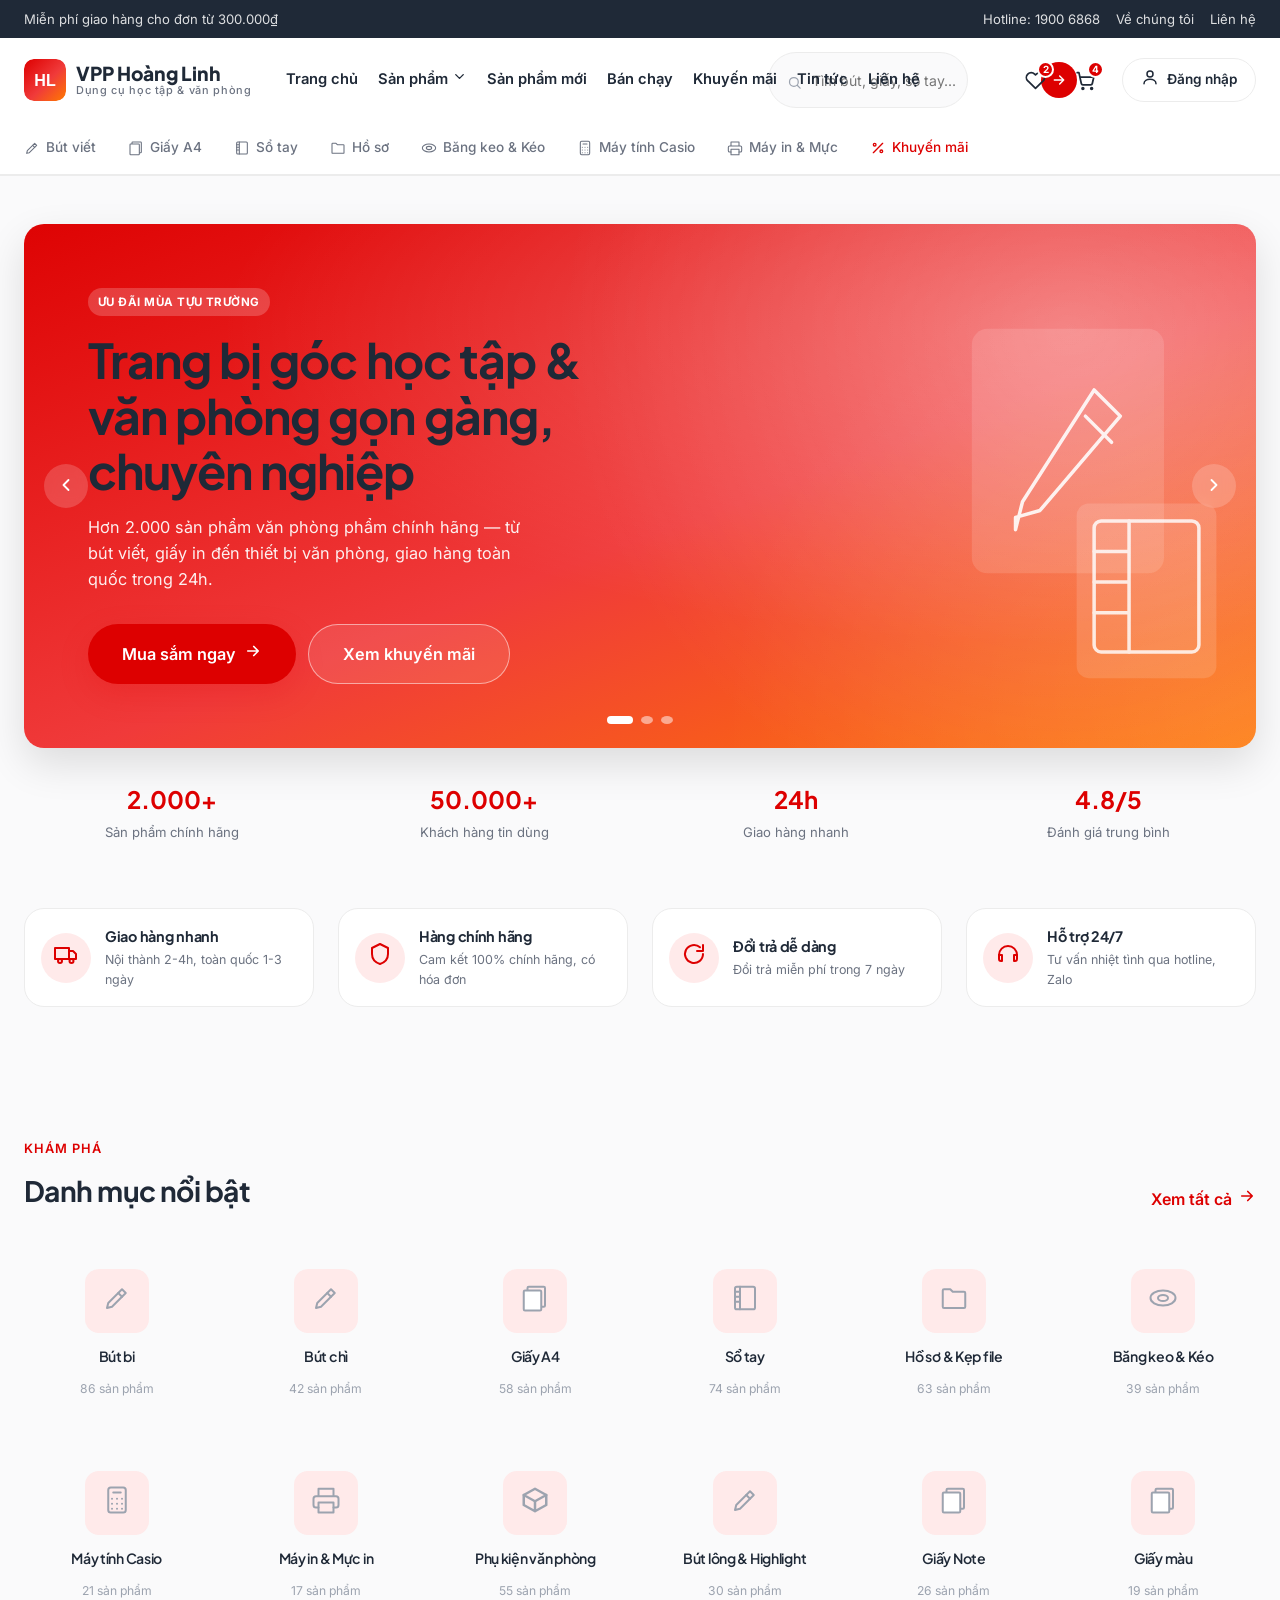
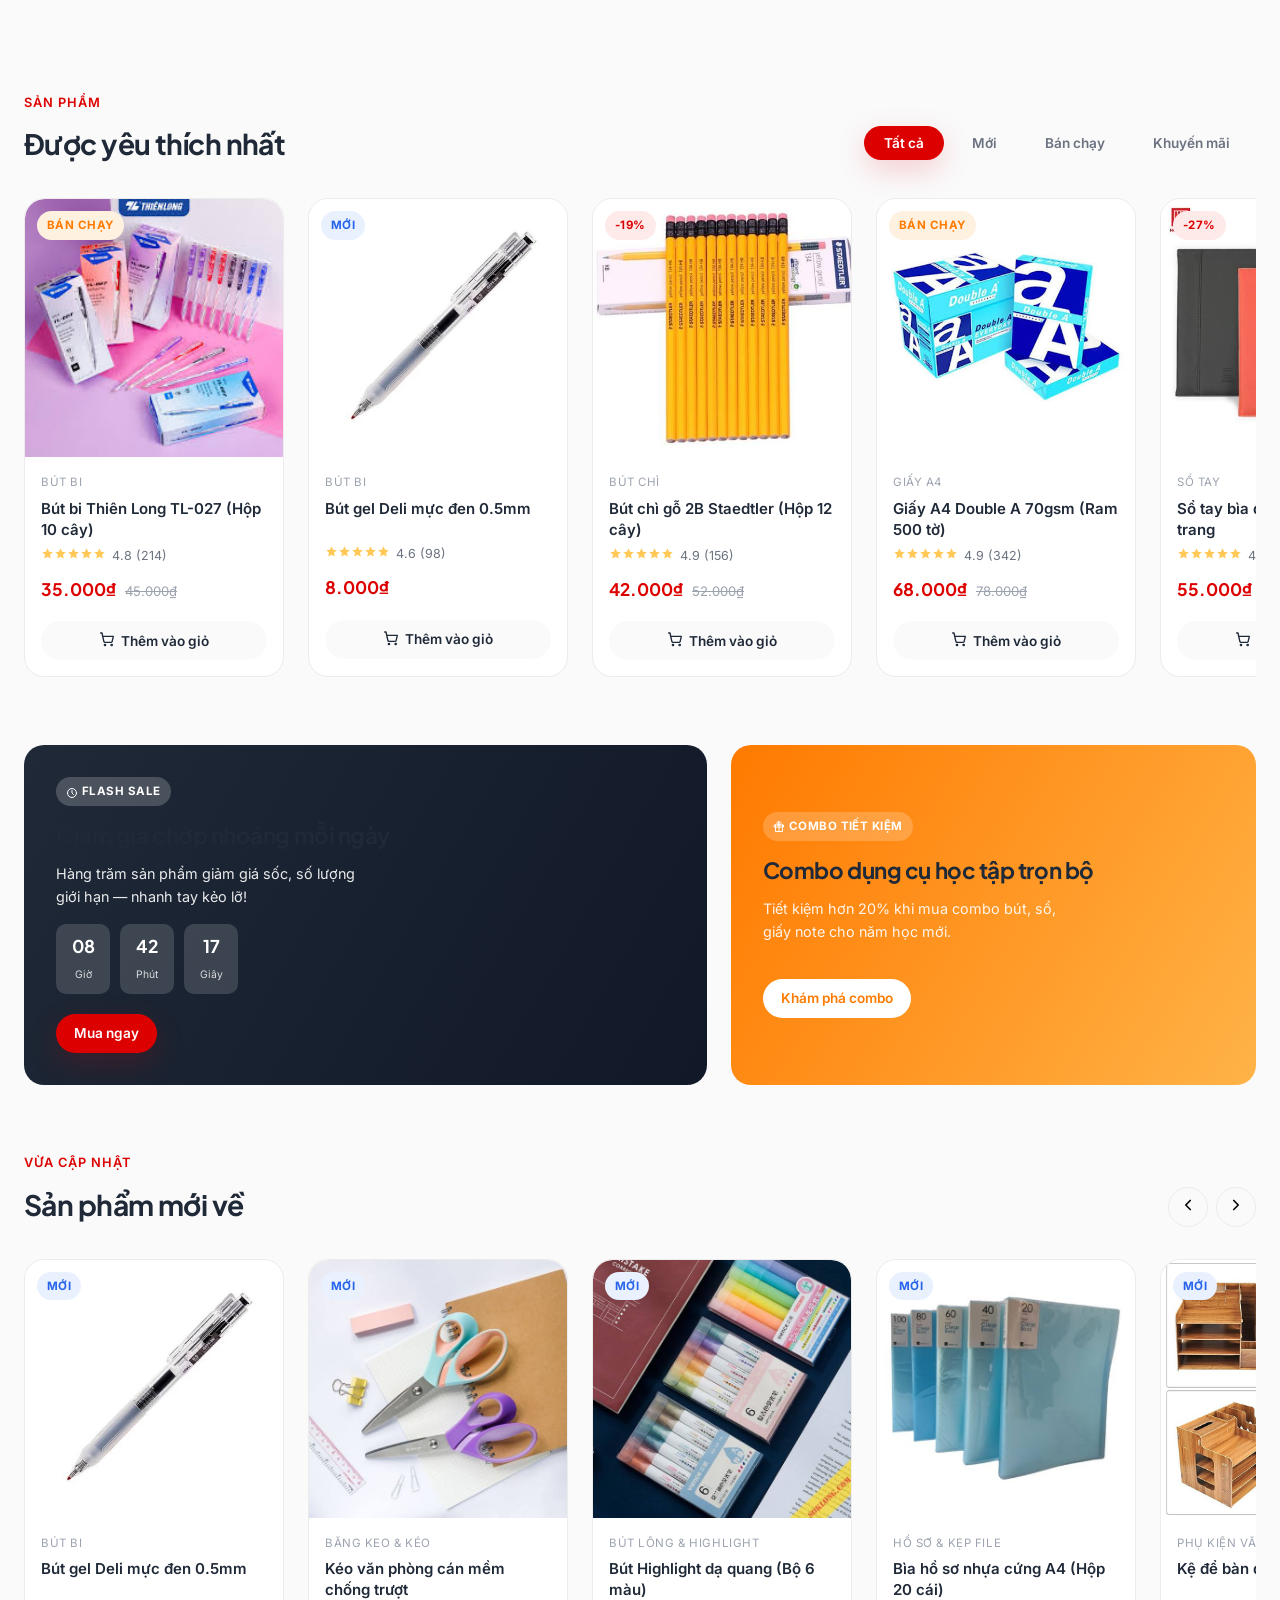
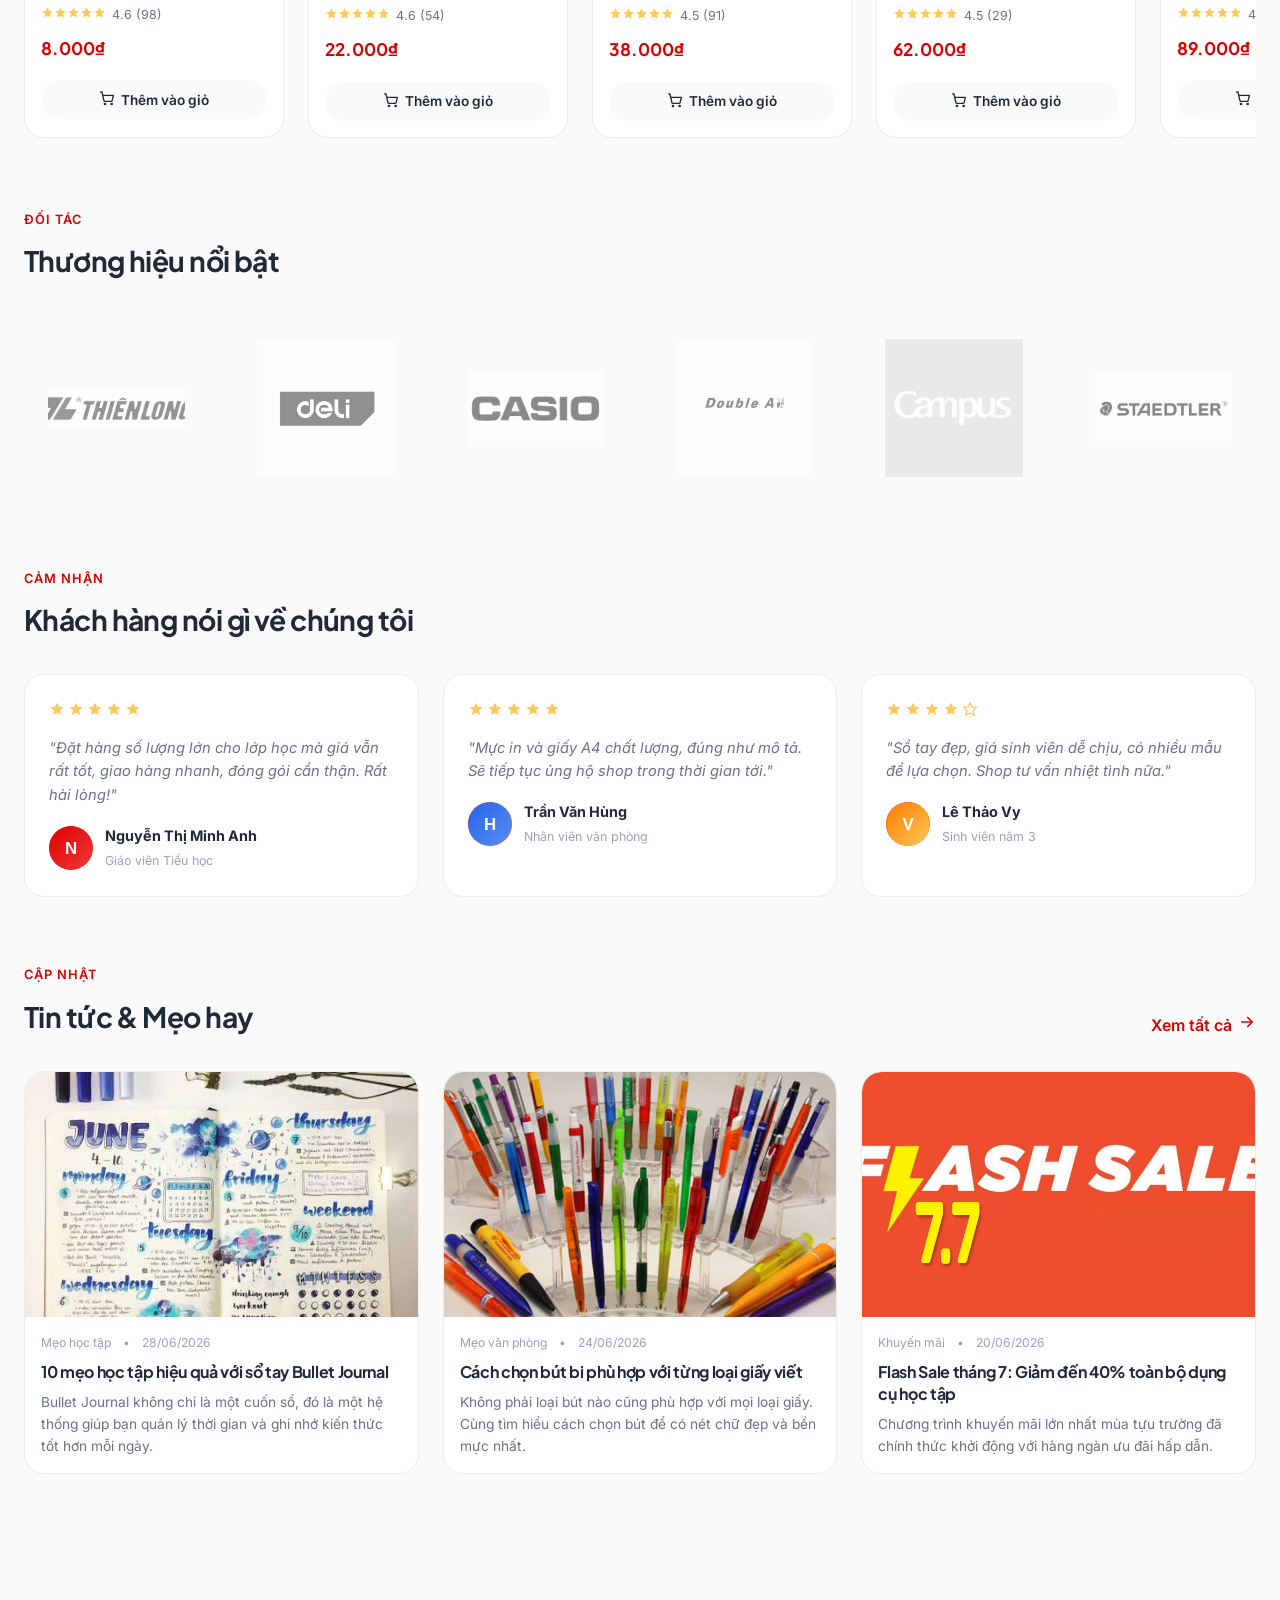
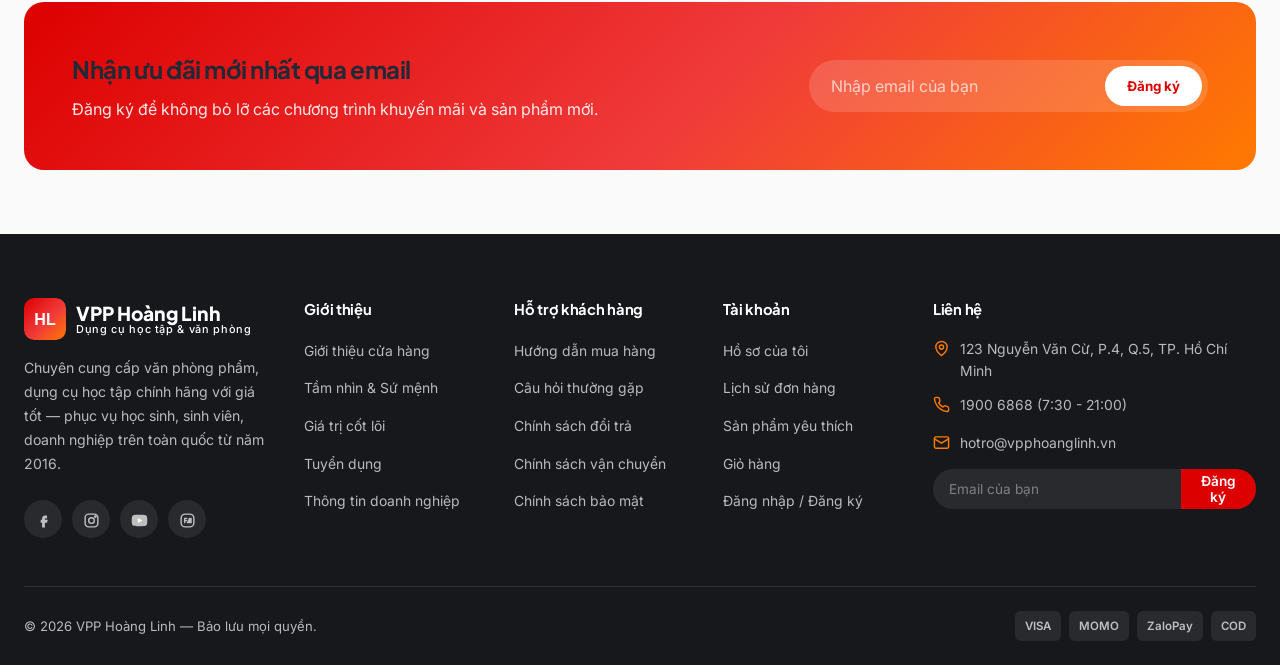
<file: index.html>
<!DOCTYPE html>
<html lang="vi">
<head>
<meta charset="UTF-8">
<meta name="viewport" content="width=device-width, initial-scale=1.0">
<title>Trang chủ | VPP Hoàng Linh</title>
<meta name="description" content="Cửa hàng văn phòng phẩm, dụng cụ học tập chính hãng, giá tốt, giao hàng toàn quốc.">
<link rel="icon" href="data:image/svg+xml,<svg xmlns=%22http://www.w3.org/2000/svg%22 viewBox=%220 0 24 24%22><rect width=%2224%22 height=%2224%22 rx=%226%22 fill=%22%23DD0000%22/><text x=%2212%22 y=%2217%22 font-size=%2214%22 fill=%22white%22 text-anchor=%22middle%22 font-family=%22Arial%22 font-weight=%22bold%22>HL</text></svg>">
<link rel="preconnect" href="https://fonts.googleapis.com">
<link href="https://fonts.googleapis.com/css2?family=Plus+Jakarta+Sans:wght@300;400;500;600;700;800&family=Inter:wght@300;400;500;600;700&display=swap" rel="stylesheet">
<link rel="stylesheet" href="css/variables.css">
<link rel="stylesheet" href="css/base.css">
<link rel="stylesheet" href="css/layout.css">
<link rel="stylesheet" href="css/home.css">
<link rel="stylesheet" href="css/product.css">
<link rel="stylesheet" href="css/cart.css">
<link rel="stylesheet" href="css/auth.css">
<link rel="stylesheet" href="css/responsive.css">
</head>

<body>
<!-- ============================== TOPBAR ============================== -->
<div class="topbar">
  <div class="container">
    <div class="topbar-left">
      <span>Miễn phí giao hàng cho đơn từ 300.000₫</span>
    </div>
    <div class="topbar-right">
      <a href="contact.html">Hotline: 1900 6868</a>
      <a href="about.html">Về chúng tôi</a>
      <a href="contact.html">Liên hệ</a>
    </div>
  </div>
</div>

<!-- ============================== HEADER ============================== -->
<header class="site-header" id="siteHeader">
  <div class="container header-main">
    <button class="mobile-toggle" id="mobileToggle" aria-label="Mở menu"><span data-icon="menu"></span></button>

    <a href="index.html" class="logo">
      <img class="logo-mark" src="images/logo/logo.svg" alt="VPP Hoàng Linh">
      <span class="logo-text">VPP Hoàng Linh<span>Dụng cụ học tập & văn phòng</span></span>
    </a>

    <nav class="main-nav">
      <ul>
        <li><a href="index.html" class="nav-link">Trang chủ</a></li>
        <li class="has-mega">
          <a href="products.html" class="nav-link">Sản phẩm <span data-icon="chevronDown"></span></a>
          <div class="mega-menu">
            <div class="mega-col">
              <h4>Bút viết</h4>
              <ul>
                <li><a href="products.html?cat=but-bi">Bút bi</a></li>
                <li><a href="products.html?cat=but-chi">Bút chì</a></li>
                <li><a href="products.html?cat=but-gel">Bút gel</a></li>
                <li><a href="products.html?cat=but-may">Bút máy</a></li>
                <li><a href="products.html?cat=but-long">Bút lông &amp; Highlight</a></li>
              </ul>
            </div>
            <div class="mega-col">
              <h4>Giấy &amp; Sổ</h4>
              <ul>
                <li><a href="products.html?cat=giay-a4">Giấy A4</a></li>
                <li><a href="products.html?cat=giay-a3">Giấy A3</a></li>
                <li><a href="products.html?cat=giay-note">Giấy Note</a></li>
                <li><a href="products.html?cat=giay-mau">Giấy màu</a></li>
                <li><a href="products.html?cat=so">Sổ tay</a></li>
              </ul>
            </div>
            <div class="mega-col">
              <h4>Dụng cụ &amp; Thiết bị</h4>
              <ul>
                <li><a href="products.html?cat=ho-so">Hồ sơ &amp; Kẹp file</a></li>
                <li><a href="products.html?cat=bang-keo">Băng keo &amp; Kéo</a></li>
                <li><a href="products.html?cat=may-tinh">Máy tính Casio</a></li>
                <li><a href="products.html?cat=may-in">Máy in &amp; Mực in</a></li>
                <li><a href="products.html?cat=phu-kien">Phụ kiện văn phòng</a></li>
              </ul>
            </div>
            <div class="mega-promo">
              <div>
                <strong>Flash Sale</strong><br>
                <span>Giảm đến 40% dụng cụ học tập</span>
              </div>
              <a href="products.html?cat=khuyen-mai" class="btn btn-sm" style="background:#fff;color:var(--color-primary)">Mua ngay</a>
            </div>
          </div>
        </li>
        <li><a href="products.html?filter=new" class="nav-link">Sản phẩm mới</a></li>
        <li><a href="products.html?filter=bestseller" class="nav-link">Bán chạy</a></li>
        <li><a href="products.html?filter=sale" class="nav-link">Khuyến mãi</a></li>
        <li><a href="news.html" class="nav-link">Tin tức</a></li>
        <li><a href="contact.html" class="nav-link">Liên hệ</a></li>
      </ul>
    </nav>

    <div class="header-actions">
      <button class="icon-btn mobile-search-toggle" id="mobileSearchToggle" aria-label="Tìm kiếm"><span data-icon="search"></span></button>
      <form class="header-search" role="search" onsubmit="return false;">
        <span data-icon="search" style="width:16px;height:16px;color:var(--color-text-muted)"></span>
        <input type="text" placeholder="Tìm bút, giấy, sổ tay...">
        <button type="submit" aria-label="Tìm kiếm"><span data-icon="arrowRight"></span></button>
      </form>
      <a href="wishlist.html" class="icon-btn" aria-label="Yêu thích">
        <span data-icon="heart"></span>
        <span class="count" id="wishlistCount">2</span>
      </a>
      <a href="cart.html" class="icon-btn" aria-label="Giỏ hàng">
        <span data-icon="cart"></span>
        <span class="count" id="cartCount">3</span>
      </a>
      <div class="header-cta">
        <a href="login.html" class="btn btn-outline btn-sm"><span data-icon="user"></span> Đăng nhập</a>
      </div>
    </div>
  </div>

  <!-- Mobile search bar -->
  <div class="container" id="mobileSearchBar" style="display:none; padding-bottom:14px;">
    <form class="header-search" style="width:100%" onsubmit="return false;">
      <span data-icon="search" style="width:16px;height:16px;color:var(--color-text-muted)"></span>
      <input type="text" placeholder="Tìm bút, giấy, sổ tay...">
      <button type="submit"><span data-icon="arrowRight"></span></button>
    </form>
  </div>

  <!-- Category quick strip -->
  <div class="category-strip">
    <div class="container">
      <a href="products.html?cat=but-bi"><span data-icon="pen" style="width:16px;height:16px"></span> Bút viết</a>
      <a href="products.html?cat=giay-a4"><span data-icon="paperStack" style="width:16px;height:16px"></span> Giấy A4</a>
      <a href="products.html?cat=so"><span data-icon="notebook" style="width:16px;height:16px"></span> Sổ tay</a>
      <a href="products.html?cat=ho-so"><span data-icon="folder" style="width:16px;height:16px"></span> Hồ sơ</a>
      <a href="products.html?cat=bang-keo"><span data-icon="tape" style="width:16px;height:16px"></span> Băng keo &amp; Kéo</a>
      <a href="products.html?cat=may-tinh"><span data-icon="calculator" style="width:16px;height:16px"></span> Máy tính Casio</a>
      <a href="products.html?cat=may-in"><span data-icon="printer" style="width:16px;height:16px"></span> Máy in &amp; Mực</a>
      <a href="products.html?filter=sale" style="color:var(--color-primary)"><span data-icon="percent" style="width:16px;height:16px"></span> Khuyến mãi</a>
    </div>
  </div>
</header>

<!-- ============================== MOBILE DRAWER ============================== -->
<div class="mobile-drawer" id="mobileDrawer">
  <div class="drawer-backdrop" id="drawerBackdrop"></div>
  <div class="drawer-panel">
    <button class="icon-btn drawer-close" id="drawerClose"><span data-icon="close"></span></button>
    <a href="index.html" class="logo">
      <img class="logo-mark" src="images/logo/logo.svg" alt="VPP Hoàng Linh">
      <span class="logo-text">VPP Hoàng Linh<span>Dụng cụ học tập &amp; văn phòng</span></span>
    </a>
    <ul>
      <li><a href="index.html">Trang chủ</a></li>
      <li>
        <button class="drawer-toggle-sub">Sản phẩm <span data-icon="chevronDown"></span></button>
        <ul class="drawer-sub">
          <li><a href="products.html?cat=but-bi">Bút viết</a></li>
          <li><a href="products.html?cat=giay-a4">Giấy &amp; Sổ</a></li>
          <li><a href="products.html?cat=ho-so">Hồ sơ &amp; Kẹp file</a></li>
          <li><a href="products.html?cat=may-tinh">Máy tính Casio</a></li>
          <li><a href="products.html?cat=may-in">Máy in &amp; Mực in</a></li>
        </ul>
      </li>
      <li><a href="products.html?filter=new">Sản phẩm mới</a></li>
      <li><a href="products.html?filter=bestseller">Bán chạy</a></li>
      <li><a href="products.html?filter=sale">Khuyến mãi</a></li>
      <li><a href="news.html">Tin tức</a></li>
      <li><a href="about.html">Giới thiệu</a></li>
      <li><a href="contact.html">Liên hệ</a></li>
      <li><a href="login.html">Đăng nhập / Đăng ký</a></li>
    </ul>
  </div>
</div>

<main>
  <!-- ============================== HERO ============================== -->
  <section class="hero">
    <div class="container">
      <div class="hero-slider">
        <div class="hero-slide active" style="background-image:url('images/hero/hero-1.svg')">
          <div class="hero-content">
            <span class="badge">Ưu đãi mùa tựu trường</span>
            <h1>Trang bị góc học tập &amp; văn phòng gọn gàng, chuyên nghiệp</h1>
            <p>Hơn 2.000 sản phẩm văn phòng phẩm chính hãng — từ bút viết, giấy in đến thiết bị văn phòng, giao hàng toàn quốc trong 24h.</p>
            <div class="hero-actions">
              <a href="products.html" class="btn btn-primary btn-lg">Mua sắm ngay <span data-icon="arrowRight"></span></a>
              <a href="products.html?filter=sale" class="btn btn-outline btn-lg">Xem khuyến mãi</a>
            </div>
          </div>
        </div>
        <div class="hero-slide" style="background-image:url('images/hero/hero-2.svg')">
          <div class="hero-content">
            <span class="badge">Flash Sale 24h</span>
            <h1>Giảm đến 40% cho bút viết &amp; sổ tay</h1>
            <p>Chương trình giảm giá sốc áp dụng cho hàng nghìn sản phẩm được yêu thích nhất, số lượng có hạn mỗi ngày.</p>
            <div class="hero-actions">
              <a href="products.html?filter=sale" class="btn btn-primary btn-lg">Săn deal ngay <span data-icon="arrowRight"></span></a>
              <a href="news.html" class="btn btn-outline btn-lg">Xem thể lệ</a>
            </div>
          </div>
        </div>
        <div class="hero-slide" style="background-image:url('images/hero/hero-3.svg')">
          <div class="hero-content">
            <span class="badge">Khách hàng doanh nghiệp</span>
            <h1>Giải pháp văn phòng phẩm cho doanh nghiệp, trường học</h1>
            <p>Đặt hàng số lượng lớn với giá ưu đãi đặc biệt, hỗ trợ xuất hóa đơn VAT và giao hàng tận nơi.</p>
            <div class="hero-actions">
              <a href="contact.html" class="btn btn-primary btn-lg">Liên hệ tư vấn <span data-icon="arrowRight"></span></a>
            </div>
          </div>
        </div>
        <button class="hero-arrow prev" aria-label="Trước"><span data-icon="chevronLeft"></span></button>
        <button class="hero-arrow next" aria-label="Tiếp"><span data-icon="chevronRight"></span></button>
        <div class="hero-dots"></div>
      </div>
      <div class="hero-stats reveal">
        <div class="hero-stat"><strong>2.000+</strong><span>Sản phẩm chính hãng</span></div>
        <div class="hero-stat"><strong>50.000+</strong><span>Khách hàng tin dùng</span></div>
        <div class="hero-stat"><strong>24h</strong><span>Giao hàng nhanh</span></div>
        <div class="hero-stat"><strong>4.8/5</strong><span>Đánh giá trung bình</span></div>
      </div>
    </div>
  </section>

  <!-- ============================== TRUST STRIP ============================== -->
  <section class="section" style="padding-top:0">
    <div class="container">
      <div class="grid trust-strip reveal">
        <div class="trust-item card"><span class="ic"><span data-icon="truck"></span></span><div><h5>Giao hàng nhanh</h5><p>Nội thành 2-4h, toàn quốc 1-3 ngày</p></div></div>
        <div class="trust-item card"><span class="ic"><span data-icon="shield"></span></span><div><h5>Hàng chính hãng</h5><p>Cam kết 100% chính hãng, có hóa đơn</p></div></div>
        <div class="trust-item card"><span class="ic"><span data-icon="refresh"></span></span><div><h5>Đổi trả dễ dàng</h5><p>Đổi trả miễn phí trong 7 ngày</p></div></div>
        <div class="trust-item card"><span class="ic"><span data-icon="headset"></span></span><div><h5>Hỗ trợ 24/7</h5><p>Tư vấn nhiệt tình qua hotline, Zalo</p></div></div>
      </div>
    </div>
  </section>

  <!-- ============================== DANH MỤC NỔI BẬT ============================== -->
  <section class="section">
    <div class="container">
      <div class="section-head reveal">
        <div><span class="eyebrow">Khám phá</span><h2>Danh mục nổi bật</h2></div>
        <a href="products.html" class="view-all">Xem tất cả <span data-icon="arrowRight"></span></a>
      </div>
      <div class="grid cat-grid reveal" id="categoryGrid"></div>
    </div>
  </section>

  <!-- ============================== SẢN PHẨM (TABS) ============================== -->
  <section class="section" style="padding-top:0">
    <div class="container">
      <div class="section-head reveal">
        <div><span class="eyebrow">Sản phẩm</span><h2>Được yêu thích nhất</h2></div>
        <div class="tab-bar" data-tabtarget="tabProductTrack">
          <button class="tab-btn active" data-filter="">Tất cả</button>
          <button class="tab-btn" data-filter="new">Mới</button>
          <button class="tab-btn" data-filter="bestseller">Bán chạy</button>
          <button class="tab-btn" data-filter="sale">Khuyến mãi</button>
        </div>
      </div>
      <div class="product-slider reveal">
        <div class="product-track" id="tabProductTrack"></div>
      </div>
    </div>
  </section>

  <!-- ============================== PROMO BANNERS ============================== -->
  <section class="section" style="padding-top:0">
    <div class="container">
      <div class="grid promo-banners reveal">
        <div class="promo-banner flash">
          <span class="badge"><span data-icon="clock" style="width:12px;height:12px"></span> Flash Sale</span>
          <h3>Giảm giá chớp nhoáng mỗi ngày</h3>
          <p>Hàng trăm sản phẩm giảm giá sốc, số lượng giới hạn — nhanh tay kẻo lỡ!</p>
          <div class="countdown">
            <div><strong>08</strong><span>Giờ</span></div>
            <div><strong>42</strong><span>Phút</span></div>
            <div><strong>17</strong><span>Giây</span></div>
          </div>
          <a href="products.html?filter=sale" class="btn btn-primary btn-sm" style="margin-top:20px;width:fit-content">Mua ngay</a>
        </div>
        <div class="promo-banner combo">
          <span class="badge"><span data-icon="gift" style="width:12px;height:12px"></span> Combo tiết kiệm</span>
          <h3>Combo dụng cụ học tập trọn bộ</h3>
          <p>Tiết kiệm hơn 20% khi mua combo bút, sổ, giấy note cho năm học mới.</p>
          <a href="products.html?filter=sale" class="btn btn-sm" style="margin-top:20px;width:fit-content;background:#fff;color:var(--color-secondary)">Khám phá combo</a>
        </div>
      </div>
    </div>
  </section>

  <!-- ============================== SẢN PHẨM MỚI / BÁN CHẠY ============================== -->
  <section class="section" style="padding-top:0">
    <div class="container">
      <div class="section-head reveal">
        <div><span class="eyebrow">Vừa cập nhật</span><h2>Sản phẩm mới về</h2></div>
        <div class="slider-nav"><button class="prev" aria-label="Trước"><span data-icon="chevronLeft"></span></button><button class="next" aria-label="Tiếp"><span data-icon="chevronRight"></span></button></div>
      </div>
      <div class="product-slider reveal">
        <div class="product-track" id="newProductTrack"></div>
      </div>
    </div>
  </section>

  <!-- ============================== THƯƠNG HIỆU ============================== -->
  <section class="section" style="padding-top:0">
    <div class="container">
      <div class="section-head reveal">
        <div><span class="eyebrow">Đối tác</span><h2>Thương hiệu nổi bật</h2></div>
      </div>
      <div class="grid brand-strip reveal" id="brandStrip"></div>
    </div>
  </section>

  <!-- ============================== ĐÁNH GIÁ KHÁCH HÀNG ============================== -->
  <section class="section" style="padding-top:0">
    <div class="container">
      <div class="section-head reveal">
        <div><span class="eyebrow">Cảm nhận</span><h2>Khách hàng nói gì về chúng tôi</h2></div>
      </div>
      <div class="grid testi-grid reveal" id="testimonialGrid"></div>
    </div>
  </section>

  <!-- ============================== TIN TỨC ============================== -->
  <section class="section" style="padding-top:0">
    <div class="container">
      <div class="section-head reveal">
        <div><span class="eyebrow">Cập nhật</span><h2>Tin tức &amp; Mẹo hay</h2></div>
        <a href="news.html" class="view-all">Xem tất cả <span data-icon="arrowRight"></span></a>
      </div>
      <div class="grid news-grid reveal" id="homeNewsGrid"></div>
    </div>
  </section>

  <!-- ============================== NEWSLETTER ============================== -->
  <section class="section">
    <div class="container">
      <div class="newsletter-strip reveal">
        <div>
          <h3>Nhận ưu đãi mới nhất qua email</h3>
          <p>Đăng ký để không bỏ lỡ các chương trình khuyến mãi và sản phẩm mới.</p>
        </div>
        <form class="newsletter-form" onsubmit="return false;">
          <input type="email" placeholder="Nhập email của bạn">
          <button type="submit">Đăng ký</button>
        </form>
      </div>
    </div>
  </section>
</main>

<script>
  // Home-page bootstrap: render dynamic sections from dummy data
  document.addEventListener('DOMContentLoaded', () => {
    const catGrid = document.getElementById('categoryGrid');
    if (catGrid) {
      catGrid.innerHTML = CATEGORIES.slice(0, 12).map(c => `
        <a href="products.html?cat=${c.id}" class="cat-card">
          <span class="cat-icon"><span data-icon="${c.icon}"></span></span>
          <h4>${c.name}</h4><span>${c.count} sản phẩm</span>
        </a>`).join('');
      renderIcons(catGrid);
    }
    if (window.renderProductRow) {
      renderProductRow(document.getElementById('tabProductTrack'), '');
      renderProductRow(document.getElementById('newProductTrack'), 'new');
    }
    const brandStrip = document.getElementById('brandStrip');
    if (brandStrip) { brandStrip.innerHTML = BRANDS.map(b => `<div class="brand-logo"><img src="${b.logo}" alt="${b.name}" loading="lazy"></div>`).join(''); }

    const testiGrid = document.getElementById('testimonialGrid');
    if (testiGrid) {
      testiGrid.innerHTML = TESTIMONIALS.map(t => `
        <div class="card testi-card">
          <div class="testi-stars">${Array.from({length:5}).map((_,i)=>`<span data-icon="${i<t.rating?'star':'starOutline'}"></span>`).join('')}</div>
          <p>"${t.text}"</p>
          <div class="testi-user"><div class="testi-avatar"><img src="${t.avatar}" alt="${t.name}" loading="lazy"></div><div><strong>${t.name}</strong><span>${t.role}</span></div></div>
        </div>`).join('');
      renderIcons(testiGrid);
    }

    const homeNewsGrid = document.getElementById('homeNewsGrid');
    if (homeNewsGrid) {
      homeNewsGrid.innerHTML = NEWS.slice(0, 3).map(n => `
        <a href="news.html" class="card news-card">
          <div class="news-media"><img src="${n.image}" alt="${n.title}" loading="lazy"></div>
          <div class="news-body">
            <div class="news-meta"><span>${n.cat}</span><span>•</span><span>${n.date}</span></div>
            <h4>${n.title}</h4>
            <p>${n.excerpt}</p>
          </div>
        </a>`).join('');
      renderIcons(homeNewsGrid);
    }
  });
</script>

<footer class="site-footer">
  <div class="container">
    <div class="footer-top">
      <div class="footer-col footer-brand">
        <a href="index.html" class="logo">
          <img class="logo-mark" src="images/logo/logo.svg" alt="VPP Hoàng Linh">
          <span class="logo-text">VPP Hoàng Linh<span>Dụng cụ học tập &amp; văn phòng</span></span>
        </a>
        <p>Chuyên cung cấp văn phòng phẩm, dụng cụ học tập chính hãng với giá tốt — phục vụ học sinh, sinh viên, doanh nghiệp trên toàn quốc từ năm 2016.</p>
        <div class="footer-social">
          <a href="#" aria-label="Facebook"><span data-icon="facebook" style="width:16px;height:16px"></span></a>
          <a href="#" aria-label="Instagram"><span data-icon="instagram" style="width:16px;height:16px"></span></a>
          <a href="#" aria-label="Youtube"><span data-icon="youtube" style="width:16px;height:16px"></span></a>
          <a href="#" aria-label="Zalo"><span data-icon="zalo" style="width:16px;height:16px"></span></a>
        </div>
      </div>
      <div class="footer-col">
        <h5>Giới thiệu</h5>
        <ul>
          <li><a href="about.html">Giới thiệu cửa hàng</a></li>
          <li><a href="about.html#vision">Tầm nhìn &amp; Sứ mệnh</a></li>
          <li><a href="about.html#values">Giá trị cốt lõi</a></li>
          <li><a href="contact.html">Tuyển dụng</a></li>
          <li><a href="about.html#business">Thông tin doanh nghiệp</a></li>
        </ul>
      </div>
      <div class="footer-col">
        <h5>Hỗ trợ khách hàng</h5>
        <ul>
          <li><a href="faq.html">Hướng dẫn mua hàng</a></li>
          <li><a href="faq.html">Câu hỏi thường gặp</a></li>
          <li><a href="cart.html">Chính sách đổi trả</a></li>
          <li><a href="checkout.html">Chính sách vận chuyển</a></li>
          <li><a href="contact.html">Chính sách bảo mật</a></li>
        </ul>
      </div>
      <div class="footer-col">
        <h5>Tài khoản</h5>
        <ul>
          <li><a href="account.html">Hồ sơ của tôi</a></li>
          <li><a href="account.html">Lịch sử đơn hàng</a></li>
          <li><a href="wishlist.html">Sản phẩm yêu thích</a></li>
          <li><a href="cart.html">Giỏ hàng</a></li>
          <li><a href="login.html">Đăng nhập / Đăng ký</a></li>
        </ul>
      </div>
      <div class="footer-col">
        <h5>Liên hệ</h5>
        <ul class="footer-contact">
          <li><span data-icon="mapMarkerAlt"></span> 123 Nguyễn Văn Cừ, P.4, Q.5, TP. Hồ Chí Minh</li>
          <li><span data-icon="phone"></span> 1900 6868 (7:30 - 21:00)</li>
          <li><span data-icon="mail"></span> hotro@vpphoanglinh.vn</li>
        </ul>
        <div class="footer-newsletter">
          <input type="email" placeholder="Email của bạn">
          <button type="button">Đăng ký</button>
        </div>
      </div>
    </div>
    <div class="footer-bottom">
      <span>© 2026 VPP Hoàng Linh — Bảo lưu mọi quyền.</span>
      <div class="footer-payments">
        <span>VISA</span><span>MOMO</span><span>ZaloPay</span><span>COD</span>
      </div>
    </div>
  </div>
</footer>

<button class="back-to-top" id="backToTop" aria-label="Lên đầu trang"><span data-icon="arrowUp"></span></button>
<div class="toast-wrap" id="toastWrap"></div>

<script src="js/icons.js"></script>
<script src="js/data.js"></script>
<script src="js/main.js"></script>
<script src="js/slider.js"></script>
<script src="js/product.js"></script>
<script src="js/cart.js"></script>

</body>
</html>
</file>
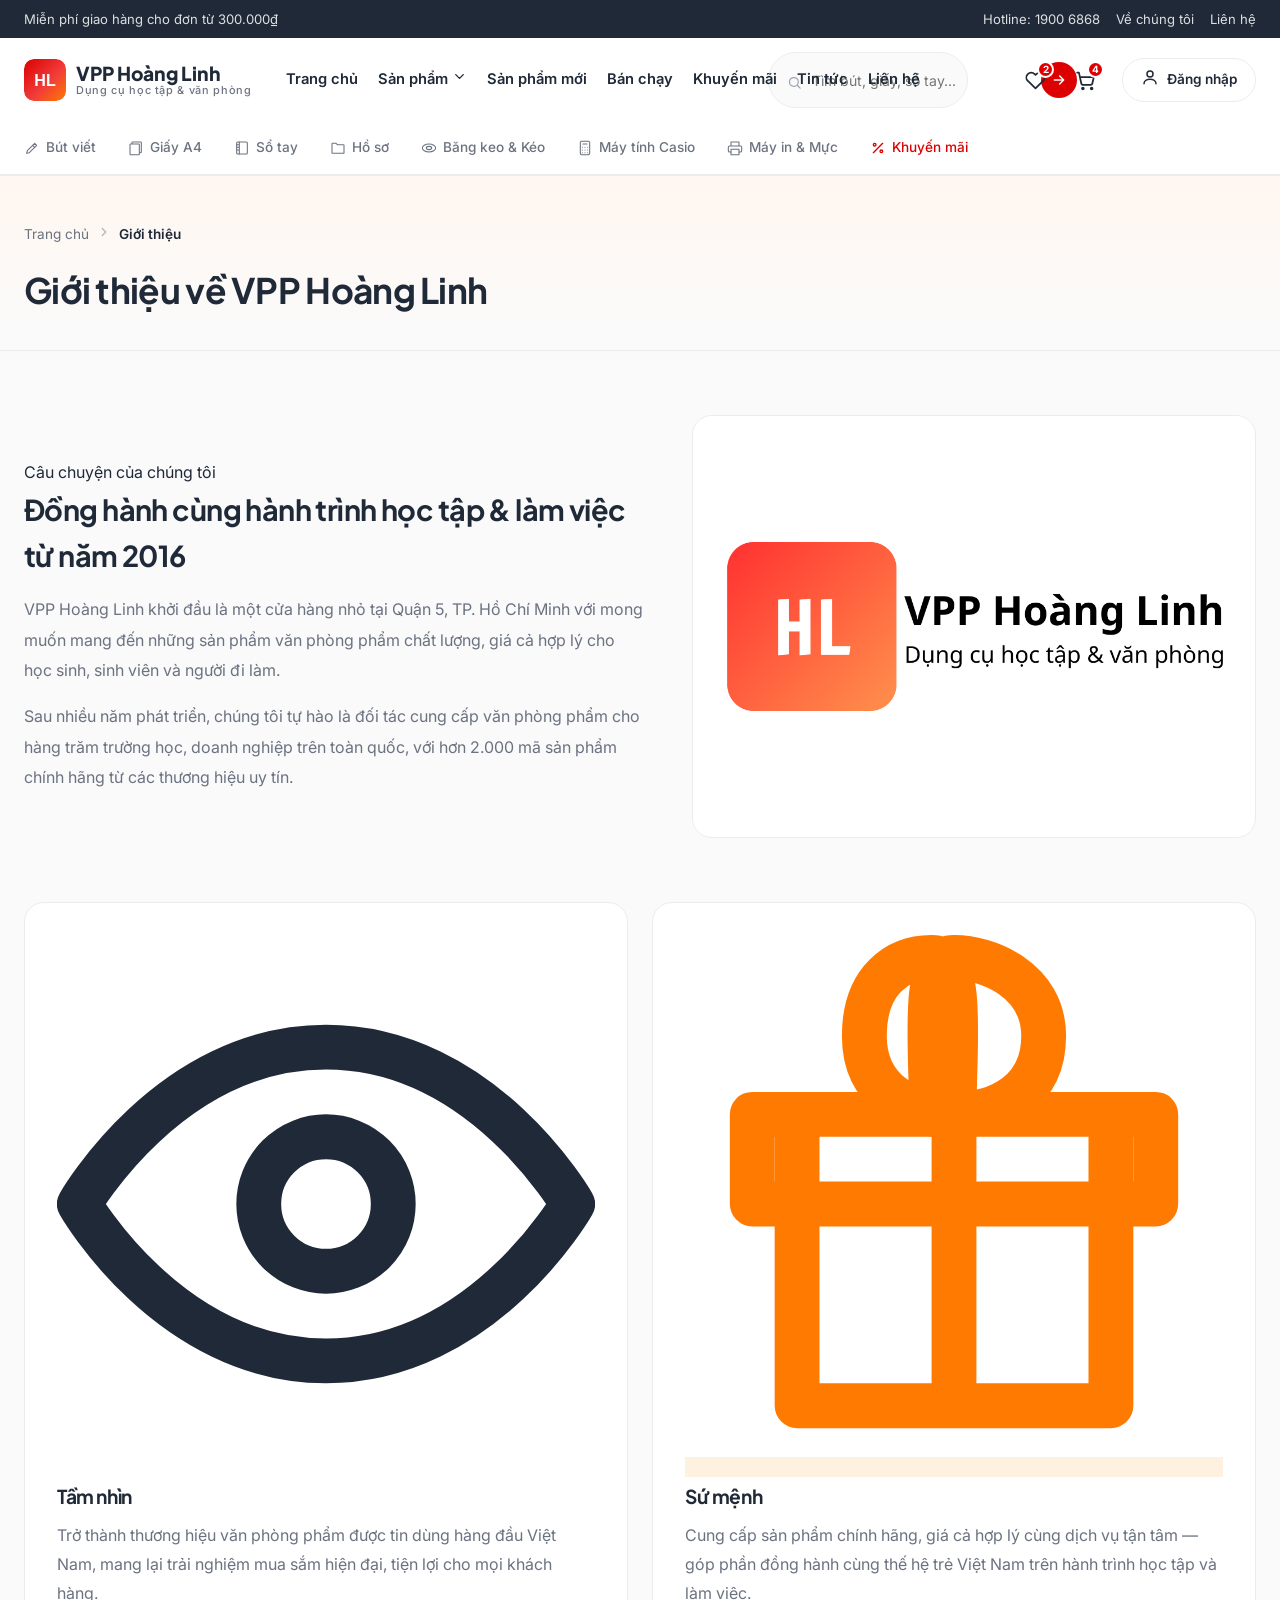
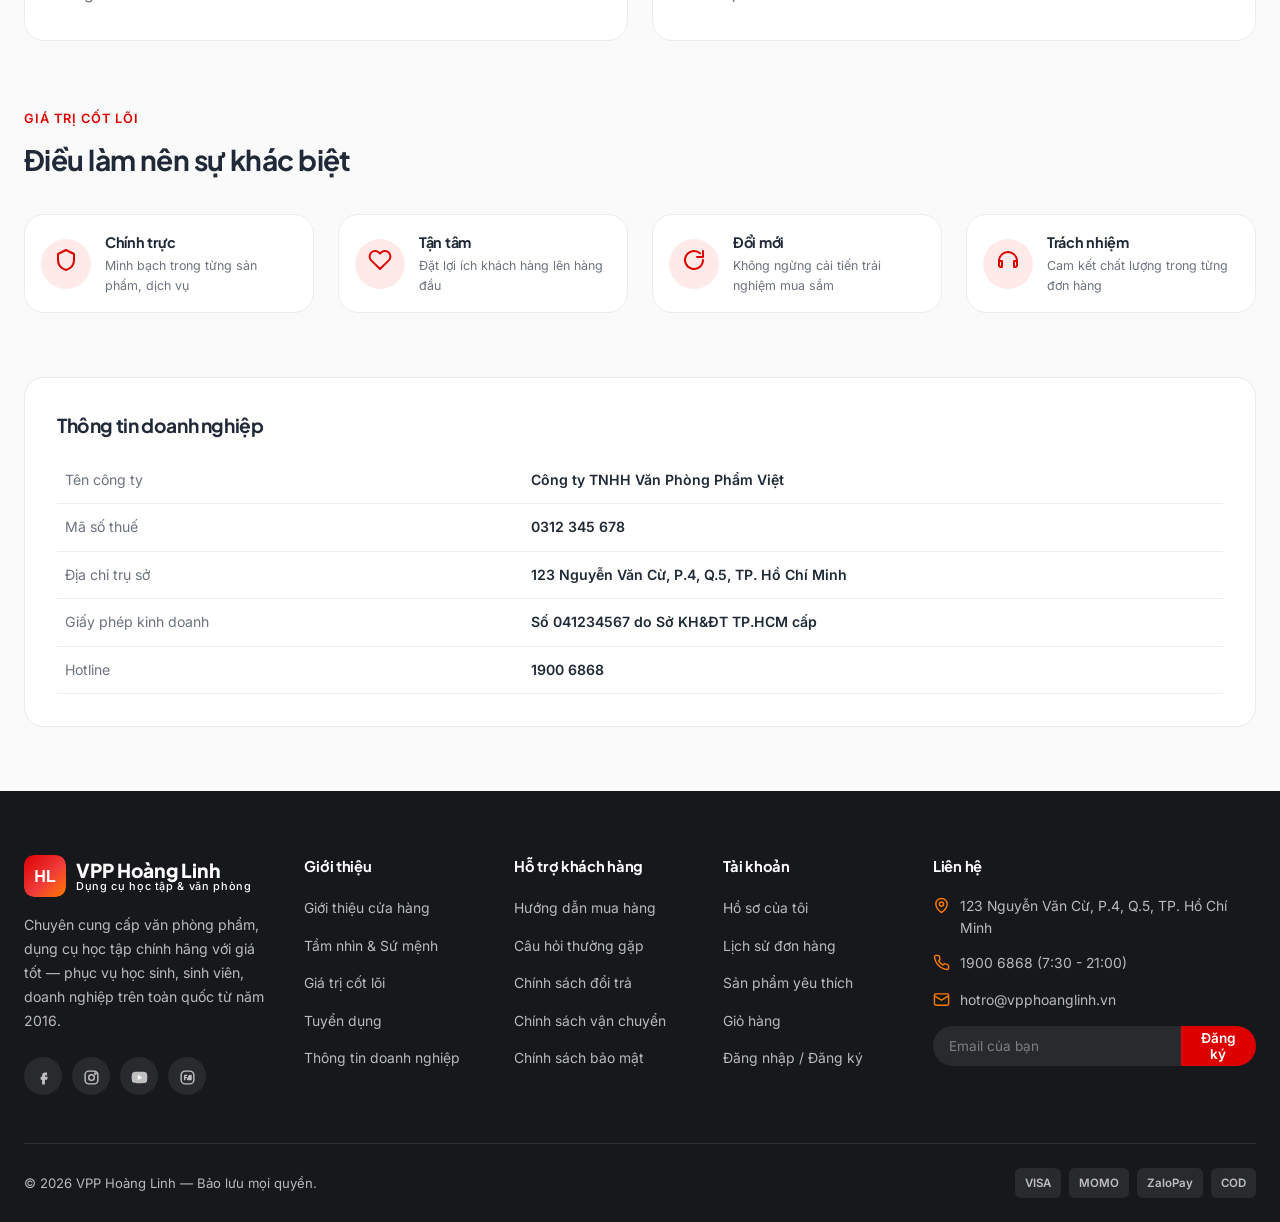
<file: about.html>
<!DOCTYPE html>
<html lang="vi">
<head>
<meta charset="UTF-8">
<meta name="viewport" content="width=device-width, initial-scale=1.0">
<title>Giới thiệu | VPP Hoàng Linh</title>
<meta name="description" content="Câu chuyện, tầm nhìn, sứ mệnh và giá trị cốt lõi của VPP Hoàng Linh.">
<link rel="icon" href="data:image/svg+xml,<svg xmlns=%22http://www.w3.org/2000/svg%22 viewBox=%220 0 24 24%22><rect width=%2224%22 height=%2224%22 rx=%226%22 fill=%22%23DD0000%22/><text x=%2212%22 y=%2217%22 font-size=%2214%22 fill=%22white%22 text-anchor=%22middle%22 font-family=%22Arial%22 font-weight=%22bold%22>HL</text></svg>">
<link rel="preconnect" href="https://fonts.googleapis.com">
<link href="https://fonts.googleapis.com/css2?family=Plus+Jakarta+Sans:wght@300;400;500;600;700;800&family=Inter:wght@300;400;500;600;700&display=swap" rel="stylesheet">
<link rel="stylesheet" href="css/variables.css">
<link rel="stylesheet" href="css/base.css">
<link rel="stylesheet" href="css/layout.css">
<link rel="stylesheet" href="css/home.css">
<link rel="stylesheet" href="css/product.css">
<link rel="stylesheet" href="css/cart.css">
<link rel="stylesheet" href="css/auth.css">
<link rel="stylesheet" href="css/responsive.css">
</head>

<body>
<!-- ============================== TOPBAR ============================== -->
<div class="topbar">
  <div class="container">
    <div class="topbar-left">
      <span>Miễn phí giao hàng cho đơn từ 300.000₫</span>
    </div>
    <div class="topbar-right">
      <a href="contact.html">Hotline: 1900 6868</a>
      <a href="about.html">Về chúng tôi</a>
      <a href="contact.html">Liên hệ</a>
    </div>
  </div>
</div>

<!-- ============================== HEADER ============================== -->
<header class="site-header" id="siteHeader">
  <div class="container header-main">
    <button class="mobile-toggle" id="mobileToggle" aria-label="Mở menu"><span data-icon="menu"></span></button>

    <a href="index.html" class="logo">
      <img class="logo-mark" src="images/logo/logo.svg" alt="VPP Hoàng Linh">
      <span class="logo-text">VPP Hoàng Linh<span>Dụng cụ học tập & văn phòng</span></span>
    </a>

    <nav class="main-nav">
      <ul>
        <li><a href="index.html" class="nav-link">Trang chủ</a></li>
        <li class="has-mega">
          <a href="products.html" class="nav-link">Sản phẩm <span data-icon="chevronDown"></span></a>
          <div class="mega-menu">
            <div class="mega-col">
              <h4>Bút viết</h4>
              <ul>
                <li><a href="products.html?cat=but-bi">Bút bi</a></li>
                <li><a href="products.html?cat=but-chi">Bút chì</a></li>
                <li><a href="products.html?cat=but-gel">Bút gel</a></li>
                <li><a href="products.html?cat=but-may">Bút máy</a></li>
                <li><a href="products.html?cat=but-long">Bút lông &amp; Highlight</a></li>
              </ul>
            </div>
            <div class="mega-col">
              <h4>Giấy &amp; Sổ</h4>
              <ul>
                <li><a href="products.html?cat=giay-a4">Giấy A4</a></li>
                <li><a href="products.html?cat=giay-a3">Giấy A3</a></li>
                <li><a href="products.html?cat=giay-note">Giấy Note</a></li>
                <li><a href="products.html?cat=giay-mau">Giấy màu</a></li>
                <li><a href="products.html?cat=so">Sổ tay</a></li>
              </ul>
            </div>
            <div class="mega-col">
              <h4>Dụng cụ &amp; Thiết bị</h4>
              <ul>
                <li><a href="products.html?cat=ho-so">Hồ sơ &amp; Kẹp file</a></li>
                <li><a href="products.html?cat=bang-keo">Băng keo &amp; Kéo</a></li>
                <li><a href="products.html?cat=may-tinh">Máy tính Casio</a></li>
                <li><a href="products.html?cat=may-in">Máy in &amp; Mực in</a></li>
                <li><a href="products.html?cat=phu-kien">Phụ kiện văn phòng</a></li>
              </ul>
            </div>
            <div class="mega-promo">
              <div>
                <strong>Flash Sale</strong><br>
                <span>Giảm đến 40% dụng cụ học tập</span>
              </div>
              <a href="products.html?cat=khuyen-mai" class="btn btn-sm" style="background:#fff;color:var(--color-primary)">Mua ngay</a>
            </div>
          </div>
        </li>
        <li><a href="products.html?filter=new" class="nav-link">Sản phẩm mới</a></li>
        <li><a href="products.html?filter=bestseller" class="nav-link">Bán chạy</a></li>
        <li><a href="products.html?filter=sale" class="nav-link">Khuyến mãi</a></li>
        <li><a href="news.html" class="nav-link">Tin tức</a></li>
        <li><a href="contact.html" class="nav-link">Liên hệ</a></li>
      </ul>
    </nav>

    <div class="header-actions">
      <button class="icon-btn mobile-search-toggle" id="mobileSearchToggle" aria-label="Tìm kiếm"><span data-icon="search"></span></button>
      <form class="header-search" role="search" onsubmit="return false;">
        <span data-icon="search" style="width:16px;height:16px;color:var(--color-text-muted)"></span>
        <input type="text" placeholder="Tìm bút, giấy, sổ tay...">
        <button type="submit" aria-label="Tìm kiếm"><span data-icon="arrowRight"></span></button>
      </form>
      <a href="wishlist.html" class="icon-btn" aria-label="Yêu thích">
        <span data-icon="heart"></span>
        <span class="count" id="wishlistCount">2</span>
      </a>
      <a href="cart.html" class="icon-btn" aria-label="Giỏ hàng">
        <span data-icon="cart"></span>
        <span class="count" id="cartCount">3</span>
      </a>
      <div class="header-cta">
        <a href="login.html" class="btn btn-outline btn-sm"><span data-icon="user"></span> Đăng nhập</a>
      </div>
    </div>
  </div>

  <!-- Mobile search bar -->
  <div class="container" id="mobileSearchBar" style="display:none; padding-bottom:14px;">
    <form class="header-search" style="width:100%" onsubmit="return false;">
      <span data-icon="search" style="width:16px;height:16px;color:var(--color-text-muted)"></span>
      <input type="text" placeholder="Tìm bút, giấy, sổ tay...">
      <button type="submit"><span data-icon="arrowRight"></span></button>
    </form>
  </div>

  <!-- Category quick strip -->
  <div class="category-strip">
    <div class="container">
      <a href="products.html?cat=but-bi"><span data-icon="pen" style="width:16px;height:16px"></span> Bút viết</a>
      <a href="products.html?cat=giay-a4"><span data-icon="paperStack" style="width:16px;height:16px"></span> Giấy A4</a>
      <a href="products.html?cat=so"><span data-icon="notebook" style="width:16px;height:16px"></span> Sổ tay</a>
      <a href="products.html?cat=ho-so"><span data-icon="folder" style="width:16px;height:16px"></span> Hồ sơ</a>
      <a href="products.html?cat=bang-keo"><span data-icon="tape" style="width:16px;height:16px"></span> Băng keo &amp; Kéo</a>
      <a href="products.html?cat=may-tinh"><span data-icon="calculator" style="width:16px;height:16px"></span> Máy tính Casio</a>
      <a href="products.html?cat=may-in"><span data-icon="printer" style="width:16px;height:16px"></span> Máy in &amp; Mực</a>
      <a href="products.html?filter=sale" style="color:var(--color-primary)"><span data-icon="percent" style="width:16px;height:16px"></span> Khuyến mãi</a>
    </div>
  </div>
</header>

<!-- ============================== MOBILE DRAWER ============================== -->
<div class="mobile-drawer" id="mobileDrawer">
  <div class="drawer-backdrop" id="drawerBackdrop"></div>
  <div class="drawer-panel">
    <button class="icon-btn drawer-close" id="drawerClose"><span data-icon="close"></span></button>
    <a href="index.html" class="logo">
      <img class="logo-mark" src="images/logo/logo.svg" alt="VPP Hoàng Linh">
      <span class="logo-text">VPP Hoàng Linh<span>Dụng cụ học tập &amp; văn phòng</span></span>
    </a>
    <ul>
      <li><a href="index.html">Trang chủ</a></li>
      <li>
        <button class="drawer-toggle-sub">Sản phẩm <span data-icon="chevronDown"></span></button>
        <ul class="drawer-sub">
          <li><a href="products.html?cat=but-bi">Bút viết</a></li>
          <li><a href="products.html?cat=giay-a4">Giấy &amp; Sổ</a></li>
          <li><a href="products.html?cat=ho-so">Hồ sơ &amp; Kẹp file</a></li>
          <li><a href="products.html?cat=may-tinh">Máy tính Casio</a></li>
          <li><a href="products.html?cat=may-in">Máy in &amp; Mực in</a></li>
        </ul>
      </li>
      <li><a href="products.html?filter=new">Sản phẩm mới</a></li>
      <li><a href="products.html?filter=bestseller">Bán chạy</a></li>
      <li><a href="products.html?filter=sale">Khuyến mãi</a></li>
      <li><a href="news.html">Tin tức</a></li>
      <li><a href="about.html">Giới thiệu</a></li>
      <li><a href="contact.html">Liên hệ</a></li>
      <li><a href="login.html">Đăng nhập / Đăng ký</a></li>
    </ul>
  </div>
</div>

<main>
  <div class="page-banner">
    <div class="container">
      <div class="breadcrumb"><a href="index.html">Trang chủ</a><span data-icon="chevronRight"></span><span class="current">Giới thiệu</span></div>
      <h1>Giới thiệu về VPP Hoàng Linh</h1>
    </div>
  </div>

  <section class="section">
    <div class="container">
      <div class="grid grid-2 reveal" style="grid-template-columns:1.1fr 1fr;gap:var(--space-7);align-items:center">
        <div>
          <span class="eyebrow">Câu chuyện của chúng tôi</span>
          <h2 style="font-size:1.8rem;margin-bottom:var(--space-4)">Đồng hành cùng hành trình học tập &amp; làm việc từ năm 2016</h2>
          <p style="color:var(--color-text-secondary);line-height:1.9;margin-bottom:16px">VPP Hoàng Linh khởi đầu là một cửa hàng nhỏ tại Quận 5, TP. Hồ Chí Minh với mong muốn mang đến những sản phẩm văn phòng phẩm chất lượng, giá cả hợp lý cho học sinh, sinh viên và người đi làm.</p>
          <p style="color:var(--color-text-secondary);line-height:1.9">Sau nhiều năm phát triển, chúng tôi tự hào là đối tác cung cấp văn phòng phẩm cho hàng trăm trường học, doanh nghiệp trên toàn quốc, với hơn 2.000 mã sản phẩm chính hãng từ các thương hiệu uy tín.</p>
        </div>
        <div class="card" style="aspect-ratio:4/3;overflow:hidden;padding:0">
          <img src="images/about/HL.png" alt="Cửa hàng VPP Hoàng Linh" loading="lazy" style="width:100%;height:100%;object-fit:cover;display:block">
        </div>
      </div>
    </div>
  </section>

  <section class="section" style="padding-top:0" id="vision">
    <div class="container">
      <div class="grid grid-2 reveal" style="grid-template-columns:1fr 1fr">
        <div class="card" style="padding:var(--space-6)">
          <span class="cat-icon" style="margin-bottom:16px"><span data-icon="eye"></span></span>
          <h3 style="font-size:1.2rem;margin-bottom:10px">Tầm nhìn</h3>
          <p style="color:var(--color-text-secondary);line-height:1.8">Trở thành thương hiệu văn phòng phẩm được tin dùng hàng đầu Việt Nam, mang lại trải nghiệm mua sắm hiện đại, tiện lợi cho mọi khách hàng.</p>
        </div>
        <div class="card" style="padding:var(--space-6)">
          <span class="cat-icon" style="margin-bottom:16px;background:var(--color-secondary-light);color:var(--color-secondary)"><span data-icon="gift"></span></span>
          <h3 style="font-size:1.2rem;margin-bottom:10px">Sứ mệnh</h3>
          <p style="color:var(--color-text-secondary);line-height:1.8">Cung cấp sản phẩm chính hãng, giá cả hợp lý cùng dịch vụ tận tâm — góp phần đồng hành cùng thế hệ trẻ Việt Nam trên hành trình học tập và làm việc.</p>
        </div>
      </div>
    </div>
  </section>

  <section class="section" style="padding-top:0" id="values">
    <div class="container">
      <div class="section-head reveal"><div><span class="eyebrow">Giá trị cốt lõi</span><h2>Điều làm nên sự khác biệt</h2></div></div>
      <div class="grid grid-4 reveal">
        <div class="trust-item card"><span class="ic"><span data-icon="shield"></span></span><div><h5>Chính trực</h5><p>Minh bạch trong từng sản phẩm, dịch vụ</p></div></div>
        <div class="trust-item card"><span class="ic"><span data-icon="heart"></span></span><div><h5>Tận tâm</h5><p>Đặt lợi ích khách hàng lên hàng đầu</p></div></div>
        <div class="trust-item card"><span class="ic"><span data-icon="refresh"></span></span><div><h5>Đổi mới</h5><p>Không ngừng cải tiến trải nghiệm mua sắm</p></div></div>
        <div class="trust-item card"><span class="ic"><span data-icon="headset"></span></span><div><h5>Trách nhiệm</h5><p>Cam kết chất lượng trong từng đơn hàng</p></div></div>
      </div>
    </div>
  </section>

  <section class="section" style="padding-top:0" id="business">
    <div class="container">
      <div class="card reveal" style="padding:var(--space-6)">
        <h3 style="font-size:1.2rem;margin-bottom:var(--space-4)">Thông tin doanh nghiệp</h3>
        <table class="spec-table" style="max-width:none">
          <tr><td>Tên công ty</td><td>Công ty TNHH Văn Phòng Phẩm Việt</td></tr>
          <tr><td>Mã số thuế</td><td>0312 345 678</td></tr>
          <tr><td>Địa chỉ trụ sở</td><td>123 Nguyễn Văn Cừ, P.4, Q.5, TP. Hồ Chí Minh</td></tr>
          <tr><td>Giấy phép kinh doanh</td><td>Số 041234567 do Sở KH&amp;ĐT TP.HCM cấp</td></tr>
          <tr><td>Hotline</td><td>1900 6868</td></tr>
        </table>
      </div>
    </div>
  </section>
</main>

<footer class="site-footer">
  <div class="container">
    <div class="footer-top">
      <div class="footer-col footer-brand">
        <a href="index.html" class="logo">
          <img class="logo-mark" src="images/logo/logo.svg" alt="VPP Hoàng Linh">
          <span class="logo-text">VPP Hoàng Linh<span>Dụng cụ học tập &amp; văn phòng</span></span>
        </a>
        <p>Chuyên cung cấp văn phòng phẩm, dụng cụ học tập chính hãng với giá tốt — phục vụ học sinh, sinh viên, doanh nghiệp trên toàn quốc từ năm 2016.</p>
        <div class="footer-social">
          <a href="#" aria-label="Facebook"><span data-icon="facebook" style="width:16px;height:16px"></span></a>
          <a href="#" aria-label="Instagram"><span data-icon="instagram" style="width:16px;height:16px"></span></a>
          <a href="#" aria-label="Youtube"><span data-icon="youtube" style="width:16px;height:16px"></span></a>
          <a href="#" aria-label="Zalo"><span data-icon="zalo" style="width:16px;height:16px"></span></a>
        </div>
      </div>
      <div class="footer-col">
        <h5>Giới thiệu</h5>
        <ul>
          <li><a href="about.html">Giới thiệu cửa hàng</a></li>
          <li><a href="about.html#vision">Tầm nhìn &amp; Sứ mệnh</a></li>
          <li><a href="about.html#values">Giá trị cốt lõi</a></li>
          <li><a href="contact.html">Tuyển dụng</a></li>
          <li><a href="about.html#business">Thông tin doanh nghiệp</a></li>
        </ul>
      </div>
      <div class="footer-col">
        <h5>Hỗ trợ khách hàng</h5>
        <ul>
          <li><a href="faq.html">Hướng dẫn mua hàng</a></li>
          <li><a href="faq.html">Câu hỏi thường gặp</a></li>
          <li><a href="cart.html">Chính sách đổi trả</a></li>
          <li><a href="checkout.html">Chính sách vận chuyển</a></li>
          <li><a href="contact.html">Chính sách bảo mật</a></li>
        </ul>
      </div>
      <div class="footer-col">
        <h5>Tài khoản</h5>
        <ul>
          <li><a href="account.html">Hồ sơ của tôi</a></li>
          <li><a href="account.html">Lịch sử đơn hàng</a></li>
          <li><a href="wishlist.html">Sản phẩm yêu thích</a></li>
          <li><a href="cart.html">Giỏ hàng</a></li>
          <li><a href="login.html">Đăng nhập / Đăng ký</a></li>
        </ul>
      </div>
      <div class="footer-col">
        <h5>Liên hệ</h5>
        <ul class="footer-contact">
          <li><span data-icon="mapMarkerAlt"></span> 123 Nguyễn Văn Cừ, P.4, Q.5, TP. Hồ Chí Minh</li>
          <li><span data-icon="phone"></span> 1900 6868 (7:30 - 21:00)</li>
          <li><span data-icon="mail"></span> hotro@vpphoanglinh.vn</li>
        </ul>
        <div class="footer-newsletter">
          <input type="email" placeholder="Email của bạn">
          <button type="button">Đăng ký</button>
        </div>
      </div>
    </div>
    <div class="footer-bottom">
      <span>© 2026 VPP Hoàng Linh — Bảo lưu mọi quyền.</span>
      <div class="footer-payments">
        <span>VISA</span><span>MOMO</span><span>ZaloPay</span><span>COD</span>
      </div>
    </div>
  </div>
</footer>

<button class="back-to-top" id="backToTop" aria-label="Lên đầu trang"><span data-icon="arrowUp"></span></button>
<div class="toast-wrap" id="toastWrap"></div>

<script src="js/icons.js"></script>
<script src="js/data.js"></script>
<script src="js/main.js"></script>
<script src="js/slider.js"></script>
<script src="js/product.js"></script>
<script src="js/cart.js"></script>

</body>
</html>
</file>
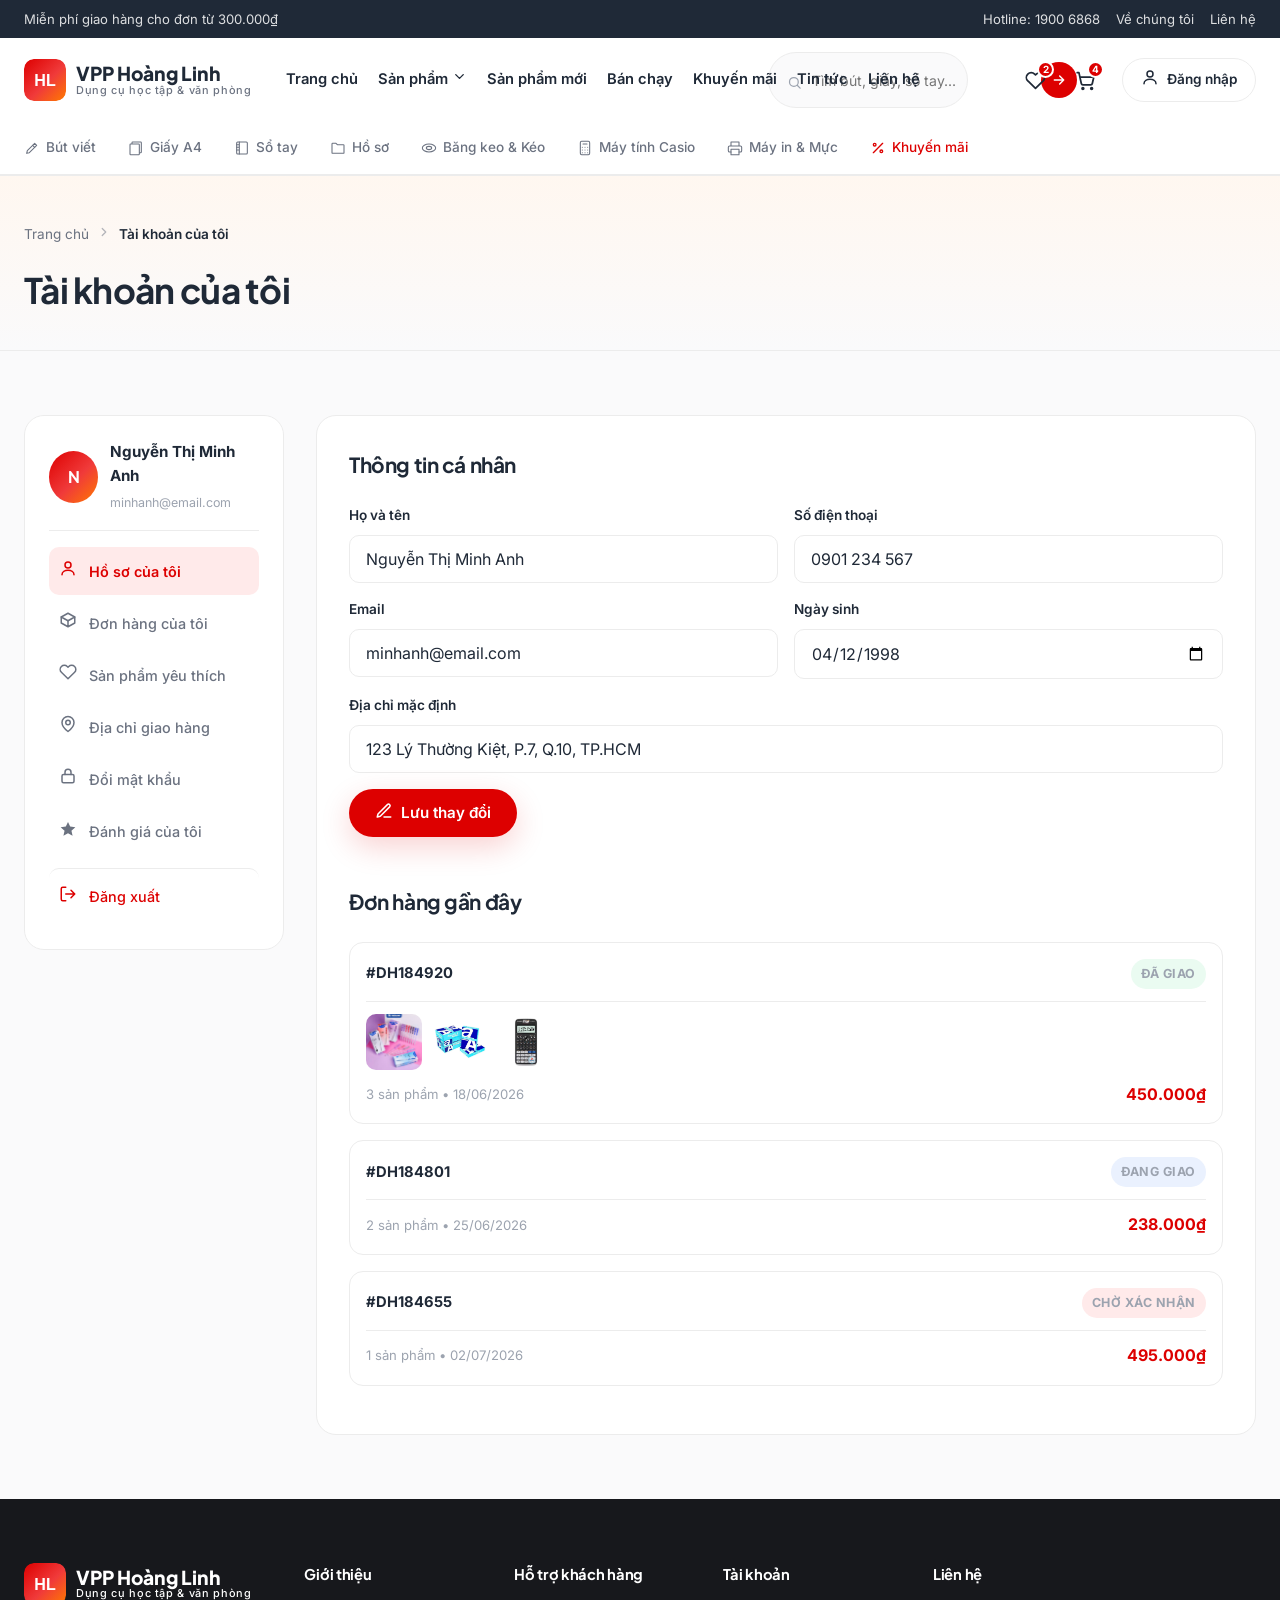
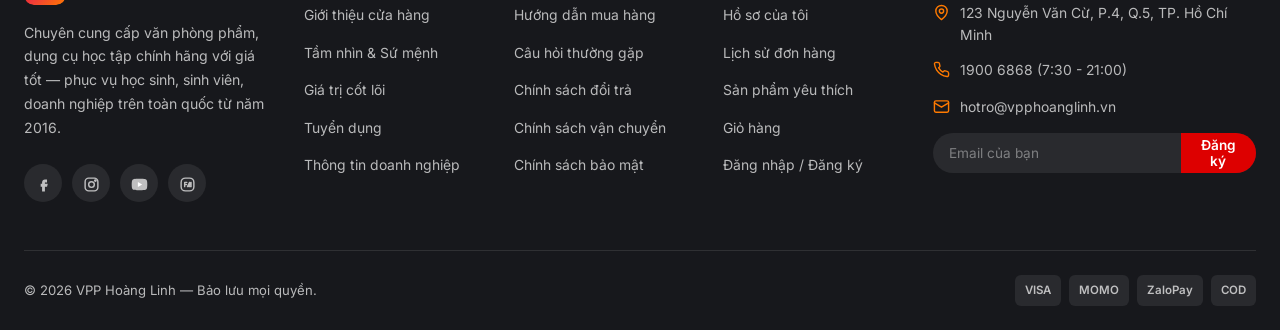
<file: account.html>
<!DOCTYPE html>
<html lang="vi">
<head>
<meta charset="UTF-8">
<meta name="viewport" content="width=device-width, initial-scale=1.0">
<title>Tài khoản của tôi | VPP Hoàng Linh</title>
<meta name="description" content="Quản lý hồ sơ và đơn hàng cá nhân.">
<link rel="icon" href="data:image/svg+xml,<svg xmlns=%22http://www.w3.org/2000/svg%22 viewBox=%220 0 24 24%22><rect width=%2224%22 height=%2224%22 rx=%226%22 fill=%22%23DD0000%22/><text x=%2212%22 y=%2217%22 font-size=%2214%22 fill=%22white%22 text-anchor=%22middle%22 font-family=%22Arial%22 font-weight=%22bold%22>HL</text></svg>">
<link rel="preconnect" href="https://fonts.googleapis.com">
<link href="https://fonts.googleapis.com/css2?family=Plus+Jakarta+Sans:wght@300;400;500;600;700;800&family=Inter:wght@300;400;500;600;700&display=swap" rel="stylesheet">
<link rel="stylesheet" href="css/variables.css">
<link rel="stylesheet" href="css/base.css">
<link rel="stylesheet" href="css/layout.css">
<link rel="stylesheet" href="css/home.css">
<link rel="stylesheet" href="css/product.css">
<link rel="stylesheet" href="css/cart.css">
<link rel="stylesheet" href="css/auth.css">
<link rel="stylesheet" href="css/responsive.css">
</head>

<body>
<!-- ============================== TOPBAR ============================== -->
<div class="topbar">
  <div class="container">
    <div class="topbar-left">
      <span>Miễn phí giao hàng cho đơn từ 300.000₫</span>
    </div>
    <div class="topbar-right">
      <a href="contact.html">Hotline: 1900 6868</a>
      <a href="about.html">Về chúng tôi</a>
      <a href="contact.html">Liên hệ</a>
    </div>
  </div>
</div>

<!-- ============================== HEADER ============================== -->
<header class="site-header" id="siteHeader">
  <div class="container header-main">
    <button class="mobile-toggle" id="mobileToggle" aria-label="Mở menu"><span data-icon="menu"></span></button>

    <a href="index.html" class="logo">
      <img class="logo-mark" src="images/logo/logo.svg" alt="VPP Hoàng Linh">
      <span class="logo-text">VPP Hoàng Linh<span>Dụng cụ học tập & văn phòng</span></span>
    </a>

    <nav class="main-nav">
      <ul>
        <li><a href="index.html" class="nav-link">Trang chủ</a></li>
        <li class="has-mega">
          <a href="products.html" class="nav-link">Sản phẩm <span data-icon="chevronDown"></span></a>
          <div class="mega-menu">
            <div class="mega-col">
              <h4>Bút viết</h4>
              <ul>
                <li><a href="products.html?cat=but-bi">Bút bi</a></li>
                <li><a href="products.html?cat=but-chi">Bút chì</a></li>
                <li><a href="products.html?cat=but-gel">Bút gel</a></li>
                <li><a href="products.html?cat=but-may">Bút máy</a></li>
                <li><a href="products.html?cat=but-long">Bút lông &amp; Highlight</a></li>
              </ul>
            </div>
            <div class="mega-col">
              <h4>Giấy &amp; Sổ</h4>
              <ul>
                <li><a href="products.html?cat=giay-a4">Giấy A4</a></li>
                <li><a href="products.html?cat=giay-a3">Giấy A3</a></li>
                <li><a href="products.html?cat=giay-note">Giấy Note</a></li>
                <li><a href="products.html?cat=giay-mau">Giấy màu</a></li>
                <li><a href="products.html?cat=so">Sổ tay</a></li>
              </ul>
            </div>
            <div class="mega-col">
              <h4>Dụng cụ &amp; Thiết bị</h4>
              <ul>
                <li><a href="products.html?cat=ho-so">Hồ sơ &amp; Kẹp file</a></li>
                <li><a href="products.html?cat=bang-keo">Băng keo &amp; Kéo</a></li>
                <li><a href="products.html?cat=may-tinh">Máy tính Casio</a></li>
                <li><a href="products.html?cat=may-in">Máy in &amp; Mực in</a></li>
                <li><a href="products.html?cat=phu-kien">Phụ kiện văn phòng</a></li>
              </ul>
            </div>
            <div class="mega-promo">
              <div>
                <strong>Flash Sale</strong><br>
                <span>Giảm đến 40% dụng cụ học tập</span>
              </div>
              <a href="products.html?cat=khuyen-mai" class="btn btn-sm" style="background:#fff;color:var(--color-primary)">Mua ngay</a>
            </div>
          </div>
        </li>
        <li><a href="products.html?filter=new" class="nav-link">Sản phẩm mới</a></li>
        <li><a href="products.html?filter=bestseller" class="nav-link">Bán chạy</a></li>
        <li><a href="products.html?filter=sale" class="nav-link">Khuyến mãi</a></li>
        <li><a href="news.html" class="nav-link">Tin tức</a></li>
        <li><a href="contact.html" class="nav-link">Liên hệ</a></li>
      </ul>
    </nav>

    <div class="header-actions">
      <button class="icon-btn mobile-search-toggle" id="mobileSearchToggle" aria-label="Tìm kiếm"><span data-icon="search"></span></button>
      <form class="header-search" role="search" onsubmit="return false;">
        <span data-icon="search" style="width:16px;height:16px;color:var(--color-text-muted)"></span>
        <input type="text" placeholder="Tìm bút, giấy, sổ tay...">
        <button type="submit" aria-label="Tìm kiếm"><span data-icon="arrowRight"></span></button>
      </form>
      <a href="wishlist.html" class="icon-btn" aria-label="Yêu thích">
        <span data-icon="heart"></span>
        <span class="count" id="wishlistCount">2</span>
      </a>
      <a href="cart.html" class="icon-btn" aria-label="Giỏ hàng">
        <span data-icon="cart"></span>
        <span class="count" id="cartCount">3</span>
      </a>
      <div class="header-cta">
        <a href="login.html" class="btn btn-outline btn-sm"><span data-icon="user"></span> Đăng nhập</a>
      </div>
    </div>
  </div>

  <!-- Mobile search bar -->
  <div class="container" id="mobileSearchBar" style="display:none; padding-bottom:14px;">
    <form class="header-search" style="width:100%" onsubmit="return false;">
      <span data-icon="search" style="width:16px;height:16px;color:var(--color-text-muted)"></span>
      <input type="text" placeholder="Tìm bút, giấy, sổ tay...">
      <button type="submit"><span data-icon="arrowRight"></span></button>
    </form>
  </div>

  <!-- Category quick strip -->
  <div class="category-strip">
    <div class="container">
      <a href="products.html?cat=but-bi"><span data-icon="pen" style="width:16px;height:16px"></span> Bút viết</a>
      <a href="products.html?cat=giay-a4"><span data-icon="paperStack" style="width:16px;height:16px"></span> Giấy A4</a>
      <a href="products.html?cat=so"><span data-icon="notebook" style="width:16px;height:16px"></span> Sổ tay</a>
      <a href="products.html?cat=ho-so"><span data-icon="folder" style="width:16px;height:16px"></span> Hồ sơ</a>
      <a href="products.html?cat=bang-keo"><span data-icon="tape" style="width:16px;height:16px"></span> Băng keo &amp; Kéo</a>
      <a href="products.html?cat=may-tinh"><span data-icon="calculator" style="width:16px;height:16px"></span> Máy tính Casio</a>
      <a href="products.html?cat=may-in"><span data-icon="printer" style="width:16px;height:16px"></span> Máy in &amp; Mực</a>
      <a href="products.html?filter=sale" style="color:var(--color-primary)"><span data-icon="percent" style="width:16px;height:16px"></span> Khuyến mãi</a>
    </div>
  </div>
</header>

<!-- ============================== MOBILE DRAWER ============================== -->
<div class="mobile-drawer" id="mobileDrawer">
  <div class="drawer-backdrop" id="drawerBackdrop"></div>
  <div class="drawer-panel">
    <button class="icon-btn drawer-close" id="drawerClose"><span data-icon="close"></span></button>
    <a href="index.html" class="logo">
      <img class="logo-mark" src="images/logo/logo.svg" alt="VPP Hoàng Linh">
      <span class="logo-text">VPP Hoàng Linh<span>Dụng cụ học tập &amp; văn phòng</span></span>
    </a>
    <ul>
      <li><a href="index.html">Trang chủ</a></li>
      <li>
        <button class="drawer-toggle-sub">Sản phẩm <span data-icon="chevronDown"></span></button>
        <ul class="drawer-sub">
          <li><a href="products.html?cat=but-bi">Bút viết</a></li>
          <li><a href="products.html?cat=giay-a4">Giấy &amp; Sổ</a></li>
          <li><a href="products.html?cat=ho-so">Hồ sơ &amp; Kẹp file</a></li>
          <li><a href="products.html?cat=may-tinh">Máy tính Casio</a></li>
          <li><a href="products.html?cat=may-in">Máy in &amp; Mực in</a></li>
        </ul>
      </li>
      <li><a href="products.html?filter=new">Sản phẩm mới</a></li>
      <li><a href="products.html?filter=bestseller">Bán chạy</a></li>
      <li><a href="products.html?filter=sale">Khuyến mãi</a></li>
      <li><a href="news.html">Tin tức</a></li>
      <li><a href="about.html">Giới thiệu</a></li>
      <li><a href="contact.html">Liên hệ</a></li>
      <li><a href="login.html">Đăng nhập / Đăng ký</a></li>
    </ul>
  </div>
</div>

<main>
  <div class="page-banner">
    <div class="container">
      <div class="breadcrumb"><a href="index.html">Trang chủ</a><span data-icon="chevronRight"></span><span class="current">Tài khoản của tôi</span></div>
      <h1>Tài khoản của tôi</h1>
    </div>
  </div>

  <section class="section">
    <div class="container">
      <div class="account-layout">
        <aside class="account-sidebar">
          <div class="account-user">
            <div class="avatar">N</div>
            <div><strong>Nguyễn Thị Minh Anh</strong><span>minhanh@email.com</span></div>
          </div>
          <ul class="account-nav">
            <li><a href="#" class="active"><span data-icon="user"></span> Hồ sơ của tôi</a></li>
            <li><a href="#"><span data-icon="package"></span> Đơn hàng của tôi</a></li>
            <li><a href="wishlist.html"><span data-icon="heart"></span> Sản phẩm yêu thích</a></li>
            <li><a href="#"><span data-icon="mapPin"></span> Địa chỉ giao hàng</a></li>
            <li><a href="#"><span data-icon="lock"></span> Đổi mật khẩu</a></li>
            <li><a href="#"><span data-icon="star"></span> Đánh giá của tôi</a></li>
            <li><a href="login.html" class="logout"><span data-icon="logout"></span> Đăng xuất</a></li>
          </ul>
        </aside>

        <div class="account-content">
          <h2>Thông tin cá nhân</h2>
          <form data-auth-form>
            <div class="form-grid-2">
              <div class="field"><label>Họ và tên</label><input type="text" class="input" value="Nguyễn Thị Minh Anh"></div>
              <div class="field"><label>Số điện thoại</label><input type="tel" class="input" value="0901 234 567"></div>
            </div>
            <div class="form-grid-2">
              <div class="field"><label>Email</label><input type="email" class="input" value="minhanh@email.com"></div>
              <div class="field"><label>Ngày sinh</label><input type="date" class="input" value="1998-04-12"></div>
            </div>
            <div class="field"><label>Địa chỉ mặc định</label><input type="text" class="input" value="123 Lý Thường Kiệt, P.7, Q.10, TP.HCM"></div>
            <button type="submit" class="btn btn-primary"><span data-icon="edit"></span> Lưu thay đổi</button>
          </form>

          <h2 style="margin-top:var(--space-7)">Đơn hàng gần đây</h2>
          <div class="order-card">
            <div class="order-card-head"><strong>#DH184920</strong><span class="badge badge-success">Đã giao</span></div>
            <div class="order-card-items">
              <div class="thumb" data-order-thumb="1"></div>
              <div class="thumb" data-order-thumb="4"></div>
              <div class="thumb" data-order-thumb="9"></div>
            </div>
            <div class="order-card-foot"><span style="font-size:0.82rem;color:var(--color-text-muted)">3 sản phẩm • 18/06/2026</span><span class="total">450.000₫</span></div>
          </div>
          <div class="order-card">
            <div class="order-card-head"><strong>#DH184801</strong><span class="badge badge-info">Đang giao</span></div>
            <div class="order-card-foot"><span style="font-size:0.82rem;color:var(--color-text-muted)">2 sản phẩm • 25/06/2026</span><span class="total">238.000₫</span></div>
          </div>
          <div class="order-card">
            <div class="order-card-head"><strong>#DH184655</strong><span class="badge badge-primary">Chờ xác nhận</span></div>
            <div class="order-card-foot"><span style="font-size:0.82rem;color:var(--color-text-muted)">1 sản phẩm • 02/07/2026</span><span class="total">495.000₫</span></div>
          </div>
        </div>
      </div>
    </div>
  </section>
</main>

<script>
  document.addEventListener('DOMContentLoaded', () => {
    document.querySelectorAll('[data-order-thumb]').forEach(el => {
      const p = getProduct(el.getAttribute('data-order-thumb'));
      if (p) el.innerHTML = `<img src="${p.image}" alt="${p.name}" loading="lazy">`;
    });
  });
</script>

<footer class="site-footer">
  <div class="container">
    <div class="footer-top">
      <div class="footer-col footer-brand">
        <a href="index.html" class="logo">
          <img class="logo-mark" src="images/logo/logo.svg" alt="VPP Hoàng Linh">
          <span class="logo-text">VPP Hoàng Linh<span>Dụng cụ học tập &amp; văn phòng</span></span>
        </a>
        <p>Chuyên cung cấp văn phòng phẩm, dụng cụ học tập chính hãng với giá tốt — phục vụ học sinh, sinh viên, doanh nghiệp trên toàn quốc từ năm 2016.</p>
        <div class="footer-social">
          <a href="#" aria-label="Facebook"><span data-icon="facebook" style="width:16px;height:16px"></span></a>
          <a href="#" aria-label="Instagram"><span data-icon="instagram" style="width:16px;height:16px"></span></a>
          <a href="#" aria-label="Youtube"><span data-icon="youtube" style="width:16px;height:16px"></span></a>
          <a href="#" aria-label="Zalo"><span data-icon="zalo" style="width:16px;height:16px"></span></a>
        </div>
      </div>
      <div class="footer-col">
        <h5>Giới thiệu</h5>
        <ul>
          <li><a href="about.html">Giới thiệu cửa hàng</a></li>
          <li><a href="about.html#vision">Tầm nhìn &amp; Sứ mệnh</a></li>
          <li><a href="about.html#values">Giá trị cốt lõi</a></li>
          <li><a href="contact.html">Tuyển dụng</a></li>
          <li><a href="about.html#business">Thông tin doanh nghiệp</a></li>
        </ul>
      </div>
      <div class="footer-col">
        <h5>Hỗ trợ khách hàng</h5>
        <ul>
          <li><a href="faq.html">Hướng dẫn mua hàng</a></li>
          <li><a href="faq.html">Câu hỏi thường gặp</a></li>
          <li><a href="cart.html">Chính sách đổi trả</a></li>
          <li><a href="checkout.html">Chính sách vận chuyển</a></li>
          <li><a href="contact.html">Chính sách bảo mật</a></li>
        </ul>
      </div>
      <div class="footer-col">
        <h5>Tài khoản</h5>
        <ul>
          <li><a href="account.html">Hồ sơ của tôi</a></li>
          <li><a href="account.html">Lịch sử đơn hàng</a></li>
          <li><a href="wishlist.html">Sản phẩm yêu thích</a></li>
          <li><a href="cart.html">Giỏ hàng</a></li>
          <li><a href="login.html">Đăng nhập / Đăng ký</a></li>
        </ul>
      </div>
      <div class="footer-col">
        <h5>Liên hệ</h5>
        <ul class="footer-contact">
          <li><span data-icon="mapMarkerAlt"></span> 123 Nguyễn Văn Cừ, P.4, Q.5, TP. Hồ Chí Minh</li>
          <li><span data-icon="phone"></span> 1900 6868 (7:30 - 21:00)</li>
          <li><span data-icon="mail"></span> hotro@vpphoanglinh.vn</li>
        </ul>
        <div class="footer-newsletter">
          <input type="email" placeholder="Email của bạn">
          <button type="button">Đăng ký</button>
        </div>
      </div>
    </div>
    <div class="footer-bottom">
      <span>© 2026 VPP Hoàng Linh — Bảo lưu mọi quyền.</span>
      <div class="footer-payments">
        <span>VISA</span><span>MOMO</span><span>ZaloPay</span><span>COD</span>
      </div>
    </div>
  </div>
</footer>

<button class="back-to-top" id="backToTop" aria-label="Lên đầu trang"><span data-icon="arrowUp"></span></button>
<div class="toast-wrap" id="toastWrap"></div>

<script src="js/icons.js"></script>
<script src="js/data.js"></script>
<script src="js/main.js"></script>
<script src="js/slider.js"></script>
<script src="js/product.js"></script>
<script src="js/cart.js"></script>

</body>
</html>
</file>
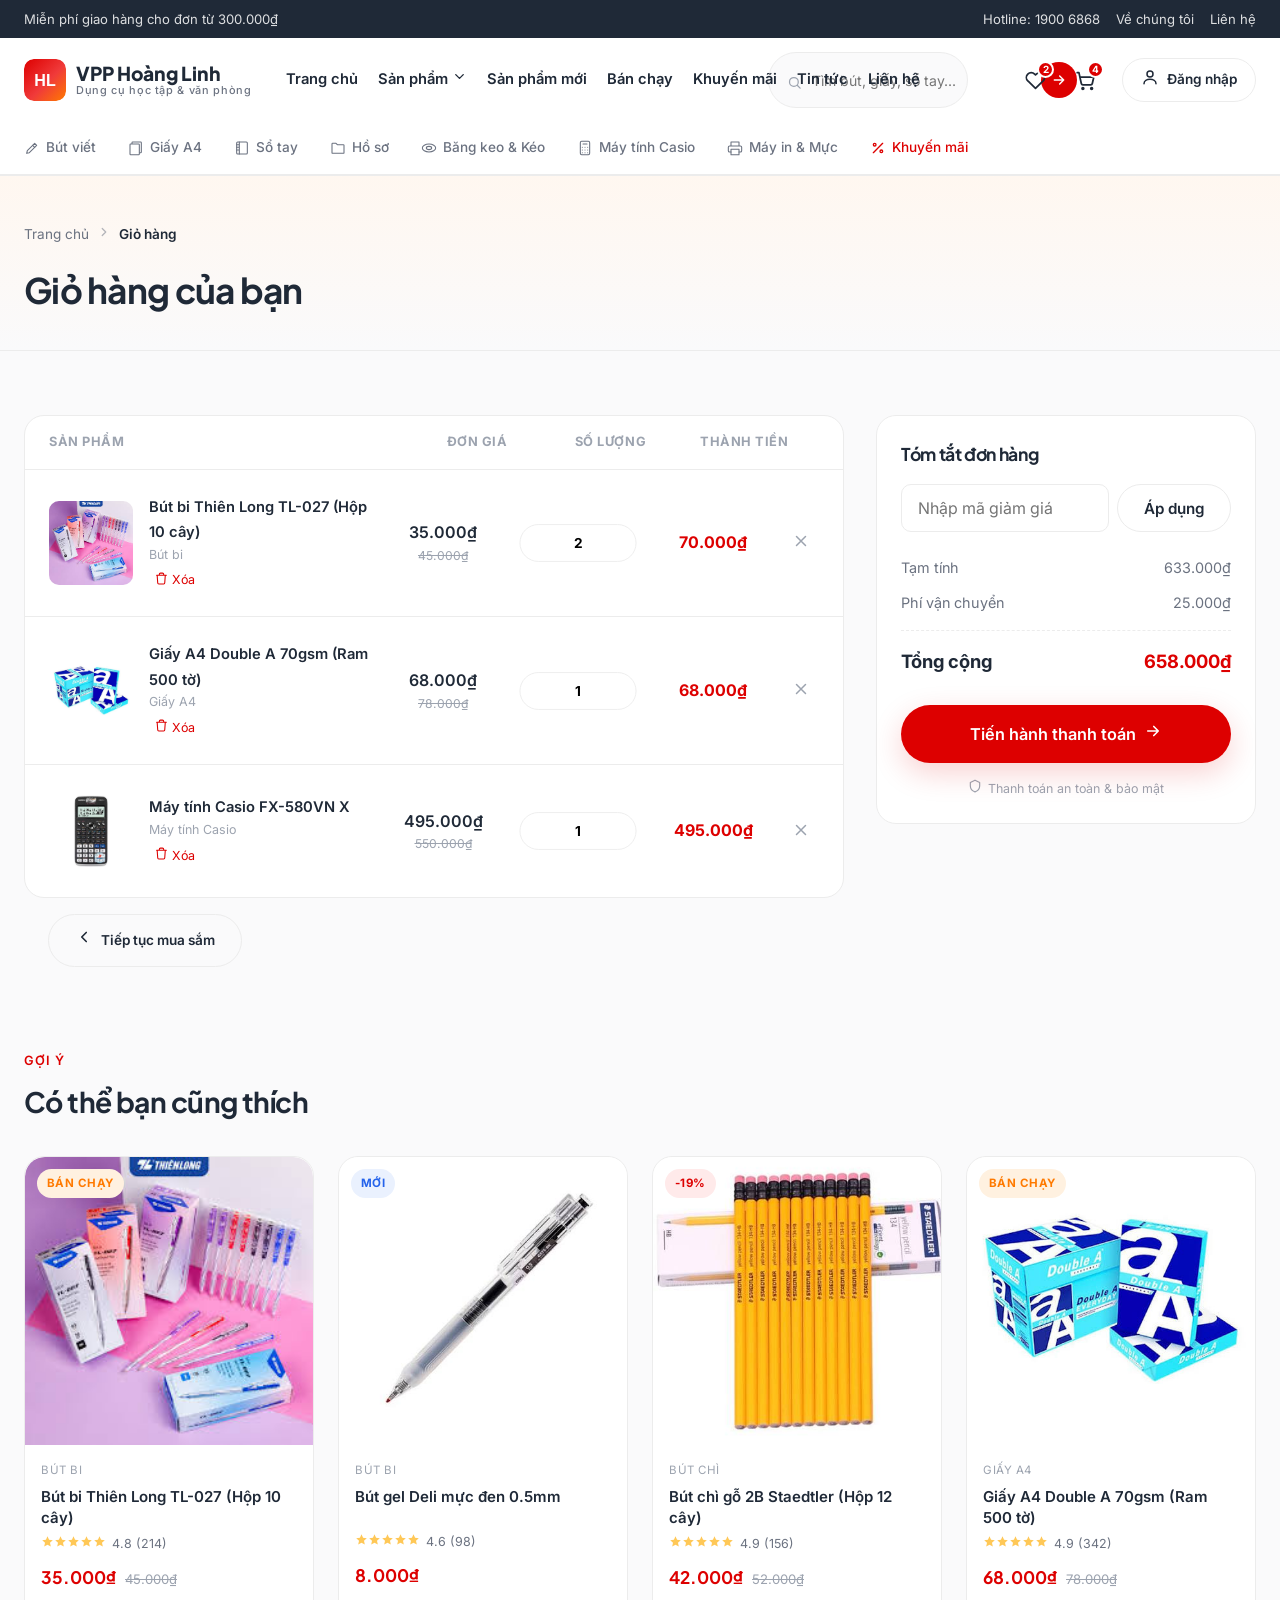
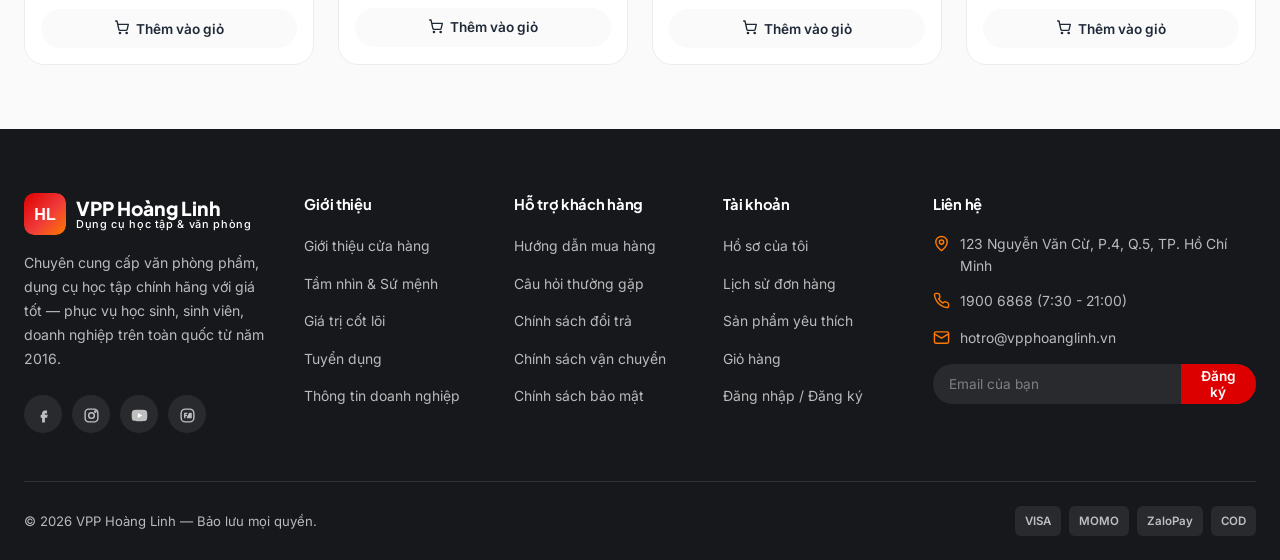
<file: cart.html>
<!DOCTYPE html>
<html lang="vi">
<head>
<meta charset="UTF-8">
<meta name="viewport" content="width=device-width, initial-scale=1.0">
<title>Giỏ hàng | VPP Hoàng Linh</title>
<meta name="description" content="Xem lại giỏ hàng của bạn trước khi thanh toán.">
<link rel="icon" href="data:image/svg+xml,<svg xmlns=%22http://www.w3.org/2000/svg%22 viewBox=%220 0 24 24%22><rect width=%2224%22 height=%2224%22 rx=%226%22 fill=%22%23DD0000%22/><text x=%2212%22 y=%2217%22 font-size=%2214%22 fill=%22white%22 text-anchor=%22middle%22 font-family=%22Arial%22 font-weight=%22bold%22>HL</text></svg>">
<link rel="preconnect" href="https://fonts.googleapis.com">
<link href="https://fonts.googleapis.com/css2?family=Plus+Jakarta+Sans:wght@300;400;500;600;700;800&family=Inter:wght@300;400;500;600;700&display=swap" rel="stylesheet">
<link rel="stylesheet" href="css/variables.css">
<link rel="stylesheet" href="css/base.css">
<link rel="stylesheet" href="css/layout.css">
<link rel="stylesheet" href="css/home.css">
<link rel="stylesheet" href="css/product.css">
<link rel="stylesheet" href="css/cart.css">
<link rel="stylesheet" href="css/auth.css">
<link rel="stylesheet" href="css/responsive.css">
</head>

<body>
<!-- ============================== TOPBAR ============================== -->
<div class="topbar">
  <div class="container">
    <div class="topbar-left">
      <span>Miễn phí giao hàng cho đơn từ 300.000₫</span>
    </div>
    <div class="topbar-right">
      <a href="contact.html">Hotline: 1900 6868</a>
      <a href="about.html">Về chúng tôi</a>
      <a href="contact.html">Liên hệ</a>
    </div>
  </div>
</div>

<!-- ============================== HEADER ============================== -->
<header class="site-header" id="siteHeader">
  <div class="container header-main">
    <button class="mobile-toggle" id="mobileToggle" aria-label="Mở menu"><span data-icon="menu"></span></button>

    <a href="index.html" class="logo">
      <img class="logo-mark" src="images/logo/logo.svg" alt="VPP Hoàng Linh">
      <span class="logo-text">VPP Hoàng Linh<span>Dụng cụ học tập & văn phòng</span></span>
    </a>

    <nav class="main-nav">
      <ul>
        <li><a href="index.html" class="nav-link">Trang chủ</a></li>
        <li class="has-mega">
          <a href="products.html" class="nav-link">Sản phẩm <span data-icon="chevronDown"></span></a>
          <div class="mega-menu">
            <div class="mega-col">
              <h4>Bút viết</h4>
              <ul>
                <li><a href="products.html?cat=but-bi">Bút bi</a></li>
                <li><a href="products.html?cat=but-chi">Bút chì</a></li>
                <li><a href="products.html?cat=but-gel">Bút gel</a></li>
                <li><a href="products.html?cat=but-may">Bút máy</a></li>
                <li><a href="products.html?cat=but-long">Bút lông &amp; Highlight</a></li>
              </ul>
            </div>
            <div class="mega-col">
              <h4>Giấy &amp; Sổ</h4>
              <ul>
                <li><a href="products.html?cat=giay-a4">Giấy A4</a></li>
                <li><a href="products.html?cat=giay-a3">Giấy A3</a></li>
                <li><a href="products.html?cat=giay-note">Giấy Note</a></li>
                <li><a href="products.html?cat=giay-mau">Giấy màu</a></li>
                <li><a href="products.html?cat=so">Sổ tay</a></li>
              </ul>
            </div>
            <div class="mega-col">
              <h4>Dụng cụ &amp; Thiết bị</h4>
              <ul>
                <li><a href="products.html?cat=ho-so">Hồ sơ &amp; Kẹp file</a></li>
                <li><a href="products.html?cat=bang-keo">Băng keo &amp; Kéo</a></li>
                <li><a href="products.html?cat=may-tinh">Máy tính Casio</a></li>
                <li><a href="products.html?cat=may-in">Máy in &amp; Mực in</a></li>
                <li><a href="products.html?cat=phu-kien">Phụ kiện văn phòng</a></li>
              </ul>
            </div>
            <div class="mega-promo">
              <div>
                <strong>Flash Sale</strong><br>
                <span>Giảm đến 40% dụng cụ học tập</span>
              </div>
              <a href="products.html?cat=khuyen-mai" class="btn btn-sm" style="background:#fff;color:var(--color-primary)">Mua ngay</a>
            </div>
          </div>
        </li>
        <li><a href="products.html?filter=new" class="nav-link">Sản phẩm mới</a></li>
        <li><a href="products.html?filter=bestseller" class="nav-link">Bán chạy</a></li>
        <li><a href="products.html?filter=sale" class="nav-link">Khuyến mãi</a></li>
        <li><a href="news.html" class="nav-link">Tin tức</a></li>
        <li><a href="contact.html" class="nav-link">Liên hệ</a></li>
      </ul>
    </nav>

    <div class="header-actions">
      <button class="icon-btn mobile-search-toggle" id="mobileSearchToggle" aria-label="Tìm kiếm"><span data-icon="search"></span></button>
      <form class="header-search" role="search" onsubmit="return false;">
        <span data-icon="search" style="width:16px;height:16px;color:var(--color-text-muted)"></span>
        <input type="text" placeholder="Tìm bút, giấy, sổ tay...">
        <button type="submit" aria-label="Tìm kiếm"><span data-icon="arrowRight"></span></button>
      </form>
      <a href="wishlist.html" class="icon-btn" aria-label="Yêu thích">
        <span data-icon="heart"></span>
        <span class="count" id="wishlistCount">2</span>
      </a>
      <a href="cart.html" class="icon-btn" aria-label="Giỏ hàng">
        <span data-icon="cart"></span>
        <span class="count" id="cartCount">3</span>
      </a>
      <div class="header-cta">
        <a href="login.html" class="btn btn-outline btn-sm"><span data-icon="user"></span> Đăng nhập</a>
      </div>
    </div>
  </div>

  <!-- Mobile search bar -->
  <div class="container" id="mobileSearchBar" style="display:none; padding-bottom:14px;">
    <form class="header-search" style="width:100%" onsubmit="return false;">
      <span data-icon="search" style="width:16px;height:16px;color:var(--color-text-muted)"></span>
      <input type="text" placeholder="Tìm bút, giấy, sổ tay...">
      <button type="submit"><span data-icon="arrowRight"></span></button>
    </form>
  </div>

  <!-- Category quick strip -->
  <div class="category-strip">
    <div class="container">
      <a href="products.html?cat=but-bi"><span data-icon="pen" style="width:16px;height:16px"></span> Bút viết</a>
      <a href="products.html?cat=giay-a4"><span data-icon="paperStack" style="width:16px;height:16px"></span> Giấy A4</a>
      <a href="products.html?cat=so"><span data-icon="notebook" style="width:16px;height:16px"></span> Sổ tay</a>
      <a href="products.html?cat=ho-so"><span data-icon="folder" style="width:16px;height:16px"></span> Hồ sơ</a>
      <a href="products.html?cat=bang-keo"><span data-icon="tape" style="width:16px;height:16px"></span> Băng keo &amp; Kéo</a>
      <a href="products.html?cat=may-tinh"><span data-icon="calculator" style="width:16px;height:16px"></span> Máy tính Casio</a>
      <a href="products.html?cat=may-in"><span data-icon="printer" style="width:16px;height:16px"></span> Máy in &amp; Mực</a>
      <a href="products.html?filter=sale" style="color:var(--color-primary)"><span data-icon="percent" style="width:16px;height:16px"></span> Khuyến mãi</a>
    </div>
  </div>
</header>

<!-- ============================== MOBILE DRAWER ============================== -->
<div class="mobile-drawer" id="mobileDrawer">
  <div class="drawer-backdrop" id="drawerBackdrop"></div>
  <div class="drawer-panel">
    <button class="icon-btn drawer-close" id="drawerClose"><span data-icon="close"></span></button>
    <a href="index.html" class="logo">
      <img class="logo-mark" src="images/logo/logo.svg" alt="VPP Hoàng Linh">
      <span class="logo-text">VPP Hoàng Linh<span>Dụng cụ học tập &amp; văn phòng</span></span>
    </a>
    <ul>
      <li><a href="index.html">Trang chủ</a></li>
      <li>
        <button class="drawer-toggle-sub">Sản phẩm <span data-icon="chevronDown"></span></button>
        <ul class="drawer-sub">
          <li><a href="products.html?cat=but-bi">Bút viết</a></li>
          <li><a href="products.html?cat=giay-a4">Giấy &amp; Sổ</a></li>
          <li><a href="products.html?cat=ho-so">Hồ sơ &amp; Kẹp file</a></li>
          <li><a href="products.html?cat=may-tinh">Máy tính Casio</a></li>
          <li><a href="products.html?cat=may-in">Máy in &amp; Mực in</a></li>
        </ul>
      </li>
      <li><a href="products.html?filter=new">Sản phẩm mới</a></li>
      <li><a href="products.html?filter=bestseller">Bán chạy</a></li>
      <li><a href="products.html?filter=sale">Khuyến mãi</a></li>
      <li><a href="news.html">Tin tức</a></li>
      <li><a href="about.html">Giới thiệu</a></li>
      <li><a href="contact.html">Liên hệ</a></li>
      <li><a href="login.html">Đăng nhập / Đăng ký</a></li>
    </ul>
  </div>
</div>

<main>
  <div class="page-banner">
    <div class="container">
      <div class="breadcrumb"><a href="index.html">Trang chủ</a><span data-icon="chevronRight"></span><span class="current">Giỏ hàng</span></div>
      <h1>Giỏ hàng của bạn</h1>
    </div>
  </div>

  <section class="section">
    <div class="container">
      <div class="cart-layout" id="cartLayout">
        <div>
          <div class="cart-list">
            <div class="cart-list-head">
              <span>Sản phẩm</span><span style="text-align:center">Đơn giá</span><span style="text-align:center">Số lượng</span><span style="text-align:center">Thành tiền</span><span></span>
            </div>
            <div id="cartList"></div>
          </div>
          <div class="cart-toolbar">
            <a href="products.html" class="btn btn-outline"><span data-icon="chevronLeft"></span> Tiếp tục mua sắm</a>
          </div>
        </div>

        <aside class="cart-summary">
          <h3>Tóm tắt đơn hàng</h3>
          <div class="voucher-box">
            <input type="text" class="input" id="voucherInput" placeholder="Nhập mã giảm giá">
            <button class="btn btn-outline" id="voucherApply">Áp dụng</button>
          </div>
          <div class="summary-row"><span>Tạm tính</span><span id="sumSubtotal">0₫</span></div>
          <div class="summary-row" id="sumDiscountRow" style="display:none"><span class="discount">Giảm giá</span><span class="discount" id="sumDiscount">0₫</span></div>
          <div class="summary-row"><span>Phí vận chuyển</span><span id="sumShipping">0₫</span></div>
          <div class="summary-row total"><span>Tổng cộng</span><span id="sumTotal">0₫</span></div>
          <a href="checkout.html" class="btn btn-primary btn-block btn-lg">Tiến hành thanh toán <span data-icon="arrowRight"></span></a>
          <div class="secure-note"><span data-icon="shield"></span> Thanh toán an toàn &amp; bảo mật</div>
        </aside>
      </div>

      <div class="empty-state" id="cartEmpty" style="display:none">
        <span data-icon="cart"></span>
        <h3>Giỏ hàng của bạn đang trống</h3>
        <p>Hãy khám phá hàng ngàn sản phẩm văn phòng phẩm chất lượng của chúng tôi.</p>
        <a href="products.html" class="btn btn-primary">Khám phá sản phẩm</a>
      </div>
    </div>
  </section>

  <section class="section" style="padding-top:0">
    <div class="container">
      <div class="section-head reveal"><div><span class="eyebrow">Gợi ý</span><h2>Có thể bạn cũng thích</h2></div></div>
      <div class="grid grid-4 reveal" id="cartRelated"></div>
    </div>
  </section>
</main>

<script>
  document.addEventListener('DOMContentLoaded', () => {
    const wrap = document.getElementById('cartRelated');
    if (wrap) {
      const list = PRODUCTS.slice(0, 4);
      wrap.innerHTML = list.map(p => productCardHTML(p)).join('');
      renderIcons(wrap);
      bindProductCardEvents(wrap);
    }
  });
</script>

<footer class="site-footer">
  <div class="container">
    <div class="footer-top">
      <div class="footer-col footer-brand">
        <a href="index.html" class="logo">
          <img class="logo-mark" src="images/logo/logo.svg" alt="VPP Hoàng Linh">
          <span class="logo-text">VPP Hoàng Linh<span>Dụng cụ học tập &amp; văn phòng</span></span>
        </a>
        <p>Chuyên cung cấp văn phòng phẩm, dụng cụ học tập chính hãng với giá tốt — phục vụ học sinh, sinh viên, doanh nghiệp trên toàn quốc từ năm 2016.</p>
        <div class="footer-social">
          <a href="#" aria-label="Facebook"><span data-icon="facebook" style="width:16px;height:16px"></span></a>
          <a href="#" aria-label="Instagram"><span data-icon="instagram" style="width:16px;height:16px"></span></a>
          <a href="#" aria-label="Youtube"><span data-icon="youtube" style="width:16px;height:16px"></span></a>
          <a href="#" aria-label="Zalo"><span data-icon="zalo" style="width:16px;height:16px"></span></a>
        </div>
      </div>
      <div class="footer-col">
        <h5>Giới thiệu</h5>
        <ul>
          <li><a href="about.html">Giới thiệu cửa hàng</a></li>
          <li><a href="about.html#vision">Tầm nhìn &amp; Sứ mệnh</a></li>
          <li><a href="about.html#values">Giá trị cốt lõi</a></li>
          <li><a href="contact.html">Tuyển dụng</a></li>
          <li><a href="about.html#business">Thông tin doanh nghiệp</a></li>
        </ul>
      </div>
      <div class="footer-col">
        <h5>Hỗ trợ khách hàng</h5>
        <ul>
          <li><a href="faq.html">Hướng dẫn mua hàng</a></li>
          <li><a href="faq.html">Câu hỏi thường gặp</a></li>
          <li><a href="cart.html">Chính sách đổi trả</a></li>
          <li><a href="checkout.html">Chính sách vận chuyển</a></li>
          <li><a href="contact.html">Chính sách bảo mật</a></li>
        </ul>
      </div>
      <div class="footer-col">
        <h5>Tài khoản</h5>
        <ul>
          <li><a href="account.html">Hồ sơ của tôi</a></li>
          <li><a href="account.html">Lịch sử đơn hàng</a></li>
          <li><a href="wishlist.html">Sản phẩm yêu thích</a></li>
          <li><a href="cart.html">Giỏ hàng</a></li>
          <li><a href="login.html">Đăng nhập / Đăng ký</a></li>
        </ul>
      </div>
      <div class="footer-col">
        <h5>Liên hệ</h5>
        <ul class="footer-contact">
          <li><span data-icon="mapMarkerAlt"></span> 123 Nguyễn Văn Cừ, P.4, Q.5, TP. Hồ Chí Minh</li>
          <li><span data-icon="phone"></span> 1900 6868 (7:30 - 21:00)</li>
          <li><span data-icon="mail"></span> hotro@vpphoanglinh.vn</li>
        </ul>
        <div class="footer-newsletter">
          <input type="email" placeholder="Email của bạn">
          <button type="button">Đăng ký</button>
        </div>
      </div>
    </div>
    <div class="footer-bottom">
      <span>© 2026 VPP Hoàng Linh — Bảo lưu mọi quyền.</span>
      <div class="footer-payments">
        <span>VISA</span><span>MOMO</span><span>ZaloPay</span><span>COD</span>
      </div>
    </div>
  </div>
</footer>

<button class="back-to-top" id="backToTop" aria-label="Lên đầu trang"><span data-icon="arrowUp"></span></button>
<div class="toast-wrap" id="toastWrap"></div>

<script src="js/icons.js"></script>
<script src="js/data.js"></script>
<script src="js/main.js"></script>
<script src="js/slider.js"></script>
<script src="js/product.js"></script>
<script src="js/cart.js"></script>

</body>
</html>
</file>
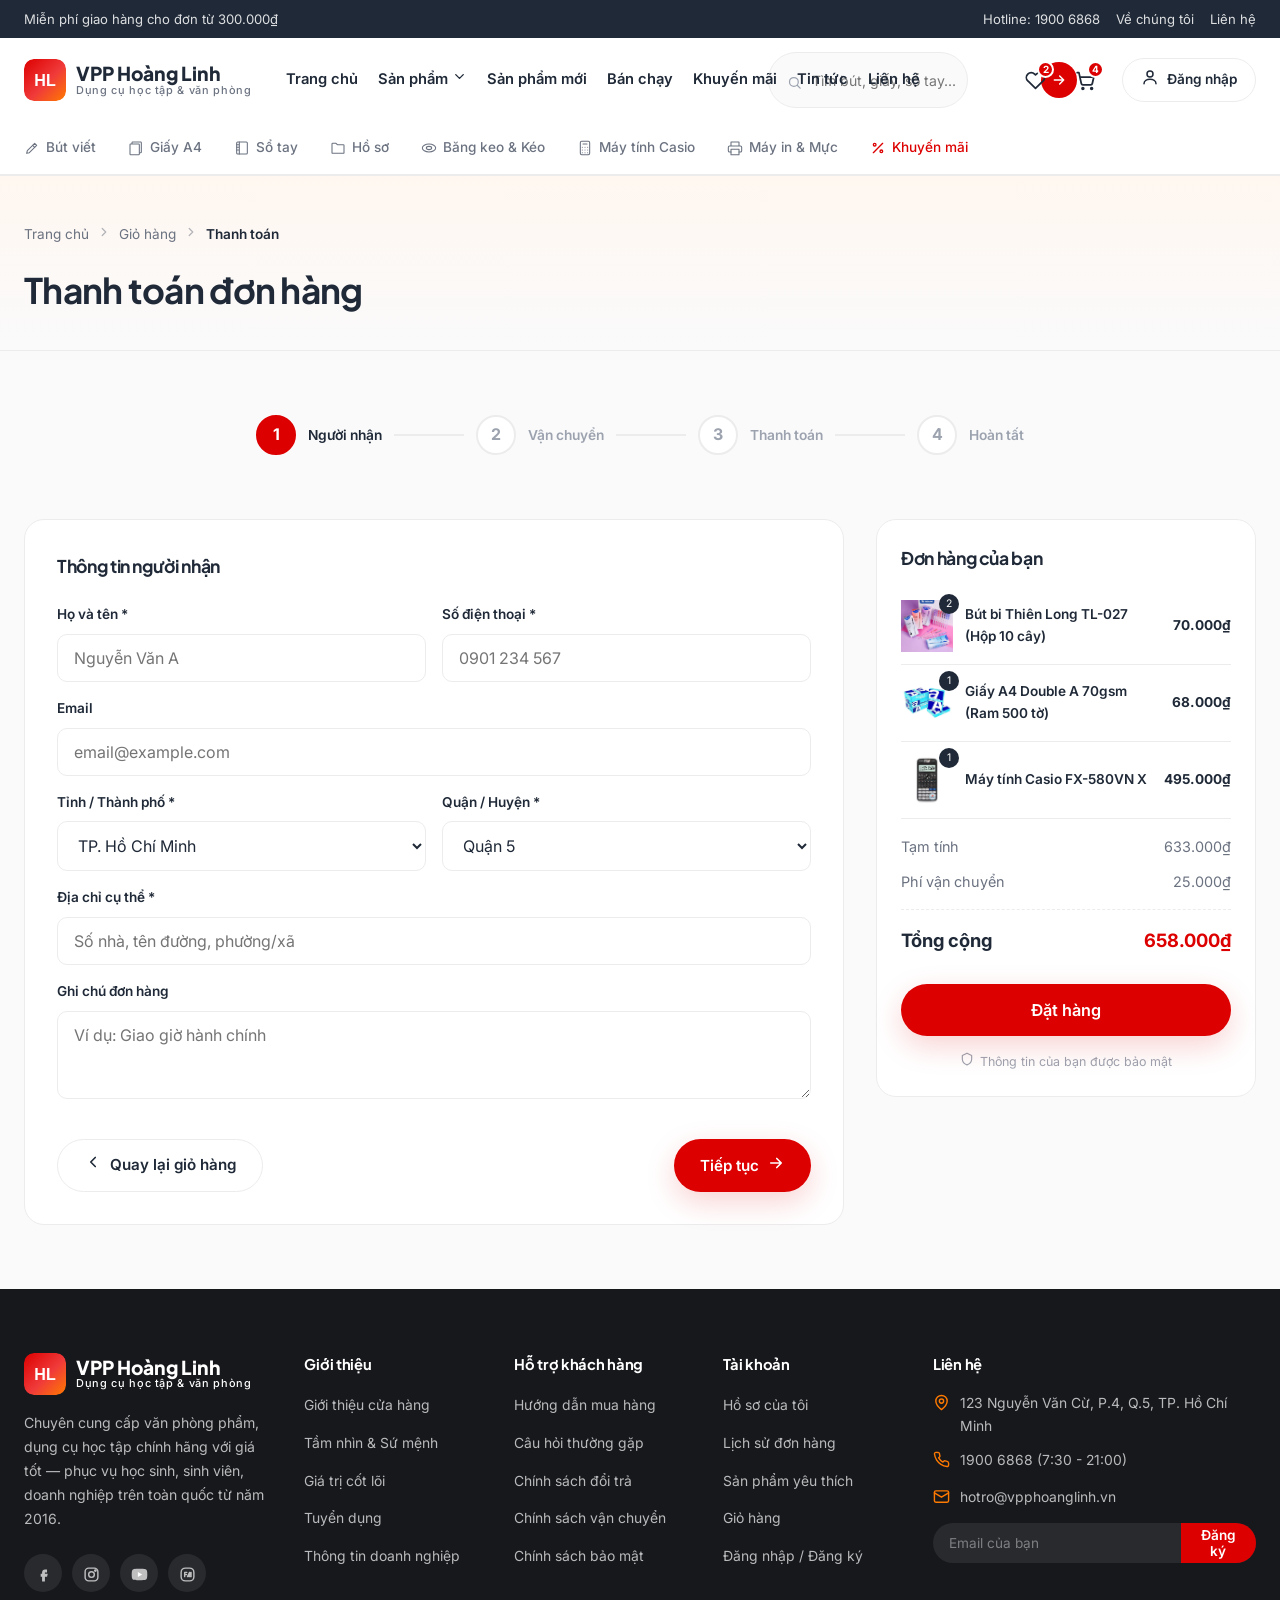
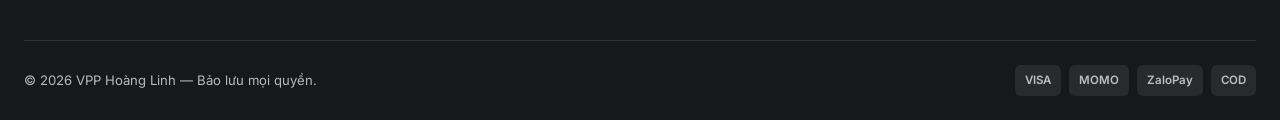
<file: checkout.html>
<!DOCTYPE html>
<html lang="vi">
<head>
<meta charset="UTF-8">
<meta name="viewport" content="width=device-width, initial-scale=1.0">
<title>Thanh toán | VPP Hoàng Linh</title>
<meta name="description" content="Hoàn tất thông tin giao hàng và thanh toán đơn hàng.">
<link rel="icon" href="data:image/svg+xml,<svg xmlns=%22http://www.w3.org/2000/svg%22 viewBox=%220 0 24 24%22><rect width=%2224%22 height=%2224%22 rx=%226%22 fill=%22%23DD0000%22/><text x=%2212%22 y=%2217%22 font-size=%2214%22 fill=%22white%22 text-anchor=%22middle%22 font-family=%22Arial%22 font-weight=%22bold%22>HL</text></svg>">
<link rel="preconnect" href="https://fonts.googleapis.com">
<link href="https://fonts.googleapis.com/css2?family=Plus+Jakarta+Sans:wght@300;400;500;600;700;800&family=Inter:wght@300;400;500;600;700&display=swap" rel="stylesheet">
<link rel="stylesheet" href="css/variables.css">
<link rel="stylesheet" href="css/base.css">
<link rel="stylesheet" href="css/layout.css">
<link rel="stylesheet" href="css/home.css">
<link rel="stylesheet" href="css/product.css">
<link rel="stylesheet" href="css/cart.css">
<link rel="stylesheet" href="css/auth.css">
<link rel="stylesheet" href="css/responsive.css">
</head>

<body>
<!-- ============================== TOPBAR ============================== -->
<div class="topbar">
  <div class="container">
    <div class="topbar-left">
      <span>Miễn phí giao hàng cho đơn từ 300.000₫</span>
    </div>
    <div class="topbar-right">
      <a href="contact.html">Hotline: 1900 6868</a>
      <a href="about.html">Về chúng tôi</a>
      <a href="contact.html">Liên hệ</a>
    </div>
  </div>
</div>

<!-- ============================== HEADER ============================== -->
<header class="site-header" id="siteHeader">
  <div class="container header-main">
    <button class="mobile-toggle" id="mobileToggle" aria-label="Mở menu"><span data-icon="menu"></span></button>

    <a href="index.html" class="logo">
      <img class="logo-mark" src="images/logo/logo.svg" alt="VPP Hoàng Linh">
      <span class="logo-text">VPP Hoàng Linh<span>Dụng cụ học tập & văn phòng</span></span>
    </a>

    <nav class="main-nav">
      <ul>
        <li><a href="index.html" class="nav-link">Trang chủ</a></li>
        <li class="has-mega">
          <a href="products.html" class="nav-link">Sản phẩm <span data-icon="chevronDown"></span></a>
          <div class="mega-menu">
            <div class="mega-col">
              <h4>Bút viết</h4>
              <ul>
                <li><a href="products.html?cat=but-bi">Bút bi</a></li>
                <li><a href="products.html?cat=but-chi">Bút chì</a></li>
                <li><a href="products.html?cat=but-gel">Bút gel</a></li>
                <li><a href="products.html?cat=but-may">Bút máy</a></li>
                <li><a href="products.html?cat=but-long">Bút lông &amp; Highlight</a></li>
              </ul>
            </div>
            <div class="mega-col">
              <h4>Giấy &amp; Sổ</h4>
              <ul>
                <li><a href="products.html?cat=giay-a4">Giấy A4</a></li>
                <li><a href="products.html?cat=giay-a3">Giấy A3</a></li>
                <li><a href="products.html?cat=giay-note">Giấy Note</a></li>
                <li><a href="products.html?cat=giay-mau">Giấy màu</a></li>
                <li><a href="products.html?cat=so">Sổ tay</a></li>
              </ul>
            </div>
            <div class="mega-col">
              <h4>Dụng cụ &amp; Thiết bị</h4>
              <ul>
                <li><a href="products.html?cat=ho-so">Hồ sơ &amp; Kẹp file</a></li>
                <li><a href="products.html?cat=bang-keo">Băng keo &amp; Kéo</a></li>
                <li><a href="products.html?cat=may-tinh">Máy tính Casio</a></li>
                <li><a href="products.html?cat=may-in">Máy in &amp; Mực in</a></li>
                <li><a href="products.html?cat=phu-kien">Phụ kiện văn phòng</a></li>
              </ul>
            </div>
            <div class="mega-promo">
              <div>
                <strong>Flash Sale</strong><br>
                <span>Giảm đến 40% dụng cụ học tập</span>
              </div>
              <a href="products.html?cat=khuyen-mai" class="btn btn-sm" style="background:#fff;color:var(--color-primary)">Mua ngay</a>
            </div>
          </div>
        </li>
        <li><a href="products.html?filter=new" class="nav-link">Sản phẩm mới</a></li>
        <li><a href="products.html?filter=bestseller" class="nav-link">Bán chạy</a></li>
        <li><a href="products.html?filter=sale" class="nav-link">Khuyến mãi</a></li>
        <li><a href="news.html" class="nav-link">Tin tức</a></li>
        <li><a href="contact.html" class="nav-link">Liên hệ</a></li>
      </ul>
    </nav>

    <div class="header-actions">
      <button class="icon-btn mobile-search-toggle" id="mobileSearchToggle" aria-label="Tìm kiếm"><span data-icon="search"></span></button>
      <form class="header-search" role="search" onsubmit="return false;">
        <span data-icon="search" style="width:16px;height:16px;color:var(--color-text-muted)"></span>
        <input type="text" placeholder="Tìm bút, giấy, sổ tay...">
        <button type="submit" aria-label="Tìm kiếm"><span data-icon="arrowRight"></span></button>
      </form>
      <a href="wishlist.html" class="icon-btn" aria-label="Yêu thích">
        <span data-icon="heart"></span>
        <span class="count" id="wishlistCount">2</span>
      </a>
      <a href="cart.html" class="icon-btn" aria-label="Giỏ hàng">
        <span data-icon="cart"></span>
        <span class="count" id="cartCount">3</span>
      </a>
      <div class="header-cta">
        <a href="login.html" class="btn btn-outline btn-sm"><span data-icon="user"></span> Đăng nhập</a>
      </div>
    </div>
  </div>

  <!-- Mobile search bar -->
  <div class="container" id="mobileSearchBar" style="display:none; padding-bottom:14px;">
    <form class="header-search" style="width:100%" onsubmit="return false;">
      <span data-icon="search" style="width:16px;height:16px;color:var(--color-text-muted)"></span>
      <input type="text" placeholder="Tìm bút, giấy, sổ tay...">
      <button type="submit"><span data-icon="arrowRight"></span></button>
    </form>
  </div>

  <!-- Category quick strip -->
  <div class="category-strip">
    <div class="container">
      <a href="products.html?cat=but-bi"><span data-icon="pen" style="width:16px;height:16px"></span> Bút viết</a>
      <a href="products.html?cat=giay-a4"><span data-icon="paperStack" style="width:16px;height:16px"></span> Giấy A4</a>
      <a href="products.html?cat=so"><span data-icon="notebook" style="width:16px;height:16px"></span> Sổ tay</a>
      <a href="products.html?cat=ho-so"><span data-icon="folder" style="width:16px;height:16px"></span> Hồ sơ</a>
      <a href="products.html?cat=bang-keo"><span data-icon="tape" style="width:16px;height:16px"></span> Băng keo &amp; Kéo</a>
      <a href="products.html?cat=may-tinh"><span data-icon="calculator" style="width:16px;height:16px"></span> Máy tính Casio</a>
      <a href="products.html?cat=may-in"><span data-icon="printer" style="width:16px;height:16px"></span> Máy in &amp; Mực</a>
      <a href="products.html?filter=sale" style="color:var(--color-primary)"><span data-icon="percent" style="width:16px;height:16px"></span> Khuyến mãi</a>
    </div>
  </div>
</header>

<!-- ============================== MOBILE DRAWER ============================== -->
<div class="mobile-drawer" id="mobileDrawer">
  <div class="drawer-backdrop" id="drawerBackdrop"></div>
  <div class="drawer-panel">
    <button class="icon-btn drawer-close" id="drawerClose"><span data-icon="close"></span></button>
    <a href="index.html" class="logo">
      <img class="logo-mark" src="images/logo/logo.svg" alt="VPP Hoàng Linh">
      <span class="logo-text">VPP Hoàng Linh<span>Dụng cụ học tập &amp; văn phòng</span></span>
    </a>
    <ul>
      <li><a href="index.html">Trang chủ</a></li>
      <li>
        <button class="drawer-toggle-sub">Sản phẩm <span data-icon="chevronDown"></span></button>
        <ul class="drawer-sub">
          <li><a href="products.html?cat=but-bi">Bút viết</a></li>
          <li><a href="products.html?cat=giay-a4">Giấy &amp; Sổ</a></li>
          <li><a href="products.html?cat=ho-so">Hồ sơ &amp; Kẹp file</a></li>
          <li><a href="products.html?cat=may-tinh">Máy tính Casio</a></li>
          <li><a href="products.html?cat=may-in">Máy in &amp; Mực in</a></li>
        </ul>
      </li>
      <li><a href="products.html?filter=new">Sản phẩm mới</a></li>
      <li><a href="products.html?filter=bestseller">Bán chạy</a></li>
      <li><a href="products.html?filter=sale">Khuyến mãi</a></li>
      <li><a href="news.html">Tin tức</a></li>
      <li><a href="about.html">Giới thiệu</a></li>
      <li><a href="contact.html">Liên hệ</a></li>
      <li><a href="login.html">Đăng nhập / Đăng ký</a></li>
    </ul>
  </div>
</div>

<main>
  <div class="page-banner">
    <div class="container">
      <div class="breadcrumb"><a href="index.html">Trang chủ</a><span data-icon="chevronRight"></span><a href="cart.html">Giỏ hàng</a><span data-icon="chevronRight"></span><span class="current">Thanh toán</span></div>
      <h1>Thanh toán đơn hàng</h1>
    </div>
  </div>

  <section class="section">
    <div class="container">
      <div class="checkout-stepper" id="checkoutStepper">
        <div class="step"><div class="dot">1</div><span class="label">Người nhận</span></div>
        <div class="step-line"></div>
        <div class="step"><div class="dot">2</div><span class="label">Vận chuyển</span></div>
        <div class="step-line"></div>
        <div class="step"><div class="dot">3</div><span class="label">Thanh toán</span></div>
        <div class="step-line"></div>
        <div class="step"><div class="dot">4</div><span class="label">Hoàn tất</span></div>
      </div>

      <div class="checkout-layout">
        <div>
          <!-- STEP 1: RECIPIENT -->
          <div class="checkout-panel checkout-step-panel" id="checkoutStep1">
            <h3>Thông tin người nhận</h3>
            <form onsubmit="return false;">
              <div class="form-grid-2">
                <div class="field"><label>Họ và tên *</label><input type="text" class="input" placeholder="Nguyễn Văn A" required></div>
                <div class="field"><label>Số điện thoại *</label><input type="tel" class="input" placeholder="0901 234 567" required></div>
              </div>
              <div class="field"><label>Email</label><input type="email" class="input" placeholder="email@example.com"></div>
              <div class="form-grid-2">
                <div class="field"><label>Tỉnh / Thành phố *</label><select class="select"><option>TP. Hồ Chí Minh</option><option>Hà Nội</option><option>Đà Nẵng</option><option>Cần Thơ</option></select></div>
                <div class="field"><label>Quận / Huyện *</label><select class="select"><option>Quận 5</option><option>Quận 1</option><option>Quận 10</option></select></div>
              </div>
              <div class="field"><label>Địa chỉ cụ thể *</label><input type="text" class="input" placeholder="Số nhà, tên đường, phường/xã" required></div>
              <div class="field"><label>Ghi chú đơn hàng</label><textarea class="input" rows="3" placeholder="Ví dụ: Giao giờ hành chính"></textarea></div>
            </form>
            <div class="checkout-actions">
              <a href="cart.html" class="btn btn-outline"><span data-icon="chevronLeft"></span> Quay lại giỏ hàng</a>
              <button class="btn btn-primary" data-next-step="2">Tiếp tục <span data-icon="arrowRight"></span></button>
            </div>
          </div>

          <!-- STEP 2: SHIPPING -->
          <div class="checkout-panel checkout-step-panel" id="checkoutStep2" style="display:none">
            <h3>Phương thức vận chuyển</h3>
            <label class="shipping-option selected">
              <input type="radio" name="shipping" checked>
              <span class="ic"><span data-icon="truck"></span></span>
              <span class="info"><strong>Giao hàng tiêu chuẩn</strong><span>Nhận hàng sau 2-3 ngày</span></span>
              <span class="price">25.000₫</span>
            </label>
            <label class="shipping-option">
              <input type="radio" name="shipping">
              <span class="ic"><span data-icon="clock"></span></span>
              <span class="info"><strong>Giao hàng nhanh</strong><span>Nhận hàng trong 2-4 giờ (nội thành)</span></span>
              <span class="price">55.000₫</span>
            </label>
            <label class="shipping-option">
              <input type="radio" name="shipping">
              <span class="ic"><span data-icon="mapPin"></span></span>
              <span class="info"><strong>Nhận tại cửa hàng</strong><span>123 Nguyễn Văn Cừ, Q.5, TP.HCM</span></span>
              <span class="price">Miễn phí</span>
            </label>
            <div class="checkout-actions">
              <button class="btn btn-outline" data-prev-step="1"><span data-icon="chevronLeft"></span> Quay lại</button>
              <button class="btn btn-primary" data-next-step="3">Tiếp tục <span data-icon="arrowRight"></span></button>
            </div>
          </div>

          <!-- STEP 3: PAYMENT -->
          <div class="checkout-panel checkout-step-panel" id="checkoutStep3" style="display:none">
            <h3>Phương thức thanh toán</h3>
            <label class="payment-option selected">
              <input type="radio" name="payment" checked>
              <span class="ic"><span data-icon="package"></span></span>
              <span class="info"><strong>Thanh toán khi nhận hàng (COD)</strong><span>Trả tiền mặt khi nhận hàng</span></span>
            </label>
            <label class="payment-option">
              <input type="radio" name="payment">
              <span class="ic"><span data-icon="fileText"></span></span>
              <span class="info"><strong>Chuyển khoản ngân hàng</strong><span>Chuyển khoản trước khi giao hàng</span></span>
            </label>
            <label class="payment-option">
              <input type="radio" name="payment">
              <span class="ic"><span data-icon="lock"></span></span>
              <span class="info"><strong>Ví điện tử (Momo / ZaloPay)</strong><span>Thanh toán nhanh, bảo mật</span></span>
            </label>
            <div class="checkout-actions">
              <button class="btn btn-outline" data-prev-step="2"><span data-icon="chevronLeft"></span> Quay lại</button>
              <button class="btn btn-primary place-order-trigger" id="reviewStepBtn">Xác nhận &amp; Đặt hàng <span data-icon="arrowRight"></span></button>
            </div>
          </div>
        </div>

        <!-- ORDER SUMMARY SIDEBAR -->
        <aside class="cart-summary">
          <h3>Đơn hàng của bạn</h3>
          <div id="orderReviewList"></div>
          <div class="summary-row" style="margin-top:16px"><span>Tạm tính</span><span id="checkoutSubtotal">0₫</span></div>
          <div class="summary-row"><span>Phí vận chuyển</span><span id="checkoutShipping">0₫</span></div>
          <div class="summary-row total"><span>Tổng cộng</span><span id="checkoutTotal">0₫</span></div>
          <button class="btn btn-primary btn-block btn-lg place-order-trigger" id="placeOrderBtn" style="margin-top:16px">Đặt hàng</button>
          <div class="secure-note"><span data-icon="shield"></span> Thông tin của bạn được bảo mật</div>
        </aside>
      </div>

      <!-- STEP 4: SUCCESS -->
      <div class="checkout-panel checkout-step-panel" id="checkoutStep4" style="display:none">
        <div class="success-box">
          <div class="success-icon"><span data-icon="check"></span></div>
          <h2>Đặt hàng thành công!</h2>
          <p>Cảm ơn bạn đã mua sắm tại VPP Hoàng Linh. Chúng tôi sẽ liên hệ xác nhận đơn hàng trong thời gian sớm nhất.</p>
          <div class="order-code" id="orderCode">Mã đơn hàng: DH000000</div>
          <div style="display:flex;gap:12px;justify-content:center">
            <a href="account.html" class="btn btn-outline">Xem đơn hàng của tôi</a>
            <a href="index.html" class="btn btn-primary">Tiếp tục mua sắm</a>
          </div>
        </div>
      </div>
    </div>
  </section>
</main>


<footer class="site-footer">
  <div class="container">
    <div class="footer-top">
      <div class="footer-col footer-brand">
        <a href="index.html" class="logo">
          <img class="logo-mark" src="images/logo/logo.svg" alt="VPP Hoàng Linh">
          <span class="logo-text">VPP Hoàng Linh<span>Dụng cụ học tập &amp; văn phòng</span></span>
        </a>
        <p>Chuyên cung cấp văn phòng phẩm, dụng cụ học tập chính hãng với giá tốt — phục vụ học sinh, sinh viên, doanh nghiệp trên toàn quốc từ năm 2016.</p>
        <div class="footer-social">
          <a href="#" aria-label="Facebook"><span data-icon="facebook" style="width:16px;height:16px"></span></a>
          <a href="#" aria-label="Instagram"><span data-icon="instagram" style="width:16px;height:16px"></span></a>
          <a href="#" aria-label="Youtube"><span data-icon="youtube" style="width:16px;height:16px"></span></a>
          <a href="#" aria-label="Zalo"><span data-icon="zalo" style="width:16px;height:16px"></span></a>
        </div>
      </div>
      <div class="footer-col">
        <h5>Giới thiệu</h5>
        <ul>
          <li><a href="about.html">Giới thiệu cửa hàng</a></li>
          <li><a href="about.html#vision">Tầm nhìn &amp; Sứ mệnh</a></li>
          <li><a href="about.html#values">Giá trị cốt lõi</a></li>
          <li><a href="contact.html">Tuyển dụng</a></li>
          <li><a href="about.html#business">Thông tin doanh nghiệp</a></li>
        </ul>
      </div>
      <div class="footer-col">
        <h5>Hỗ trợ khách hàng</h5>
        <ul>
          <li><a href="faq.html">Hướng dẫn mua hàng</a></li>
          <li><a href="faq.html">Câu hỏi thường gặp</a></li>
          <li><a href="cart.html">Chính sách đổi trả</a></li>
          <li><a href="checkout.html">Chính sách vận chuyển</a></li>
          <li><a href="contact.html">Chính sách bảo mật</a></li>
        </ul>
      </div>
      <div class="footer-col">
        <h5>Tài khoản</h5>
        <ul>
          <li><a href="account.html">Hồ sơ của tôi</a></li>
          <li><a href="account.html">Lịch sử đơn hàng</a></li>
          <li><a href="wishlist.html">Sản phẩm yêu thích</a></li>
          <li><a href="cart.html">Giỏ hàng</a></li>
          <li><a href="login.html">Đăng nhập / Đăng ký</a></li>
        </ul>
      </div>
      <div class="footer-col">
        <h5>Liên hệ</h5>
        <ul class="footer-contact">
          <li><span data-icon="mapMarkerAlt"></span> 123 Nguyễn Văn Cừ, P.4, Q.5, TP. Hồ Chí Minh</li>
          <li><span data-icon="phone"></span> 1900 6868 (7:30 - 21:00)</li>
          <li><span data-icon="mail"></span> hotro@vpphoanglinh.vn</li>
        </ul>
        <div class="footer-newsletter">
          <input type="email" placeholder="Email của bạn">
          <button type="button">Đăng ký</button>
        </div>
      </div>
    </div>
    <div class="footer-bottom">
      <span>© 2026 VPP Hoàng Linh — Bảo lưu mọi quyền.</span>
      <div class="footer-payments">
        <span>VISA</span><span>MOMO</span><span>ZaloPay</span><span>COD</span>
      </div>
    </div>
  </div>
</footer>

<button class="back-to-top" id="backToTop" aria-label="Lên đầu trang"><span data-icon="arrowUp"></span></button>
<div class="toast-wrap" id="toastWrap"></div>

<script src="js/icons.js"></script>
<script src="js/data.js"></script>
<script src="js/main.js"></script>
<script src="js/slider.js"></script>
<script src="js/product.js"></script>
<script src="js/cart.js"></script>

</body>
</html>
</file>
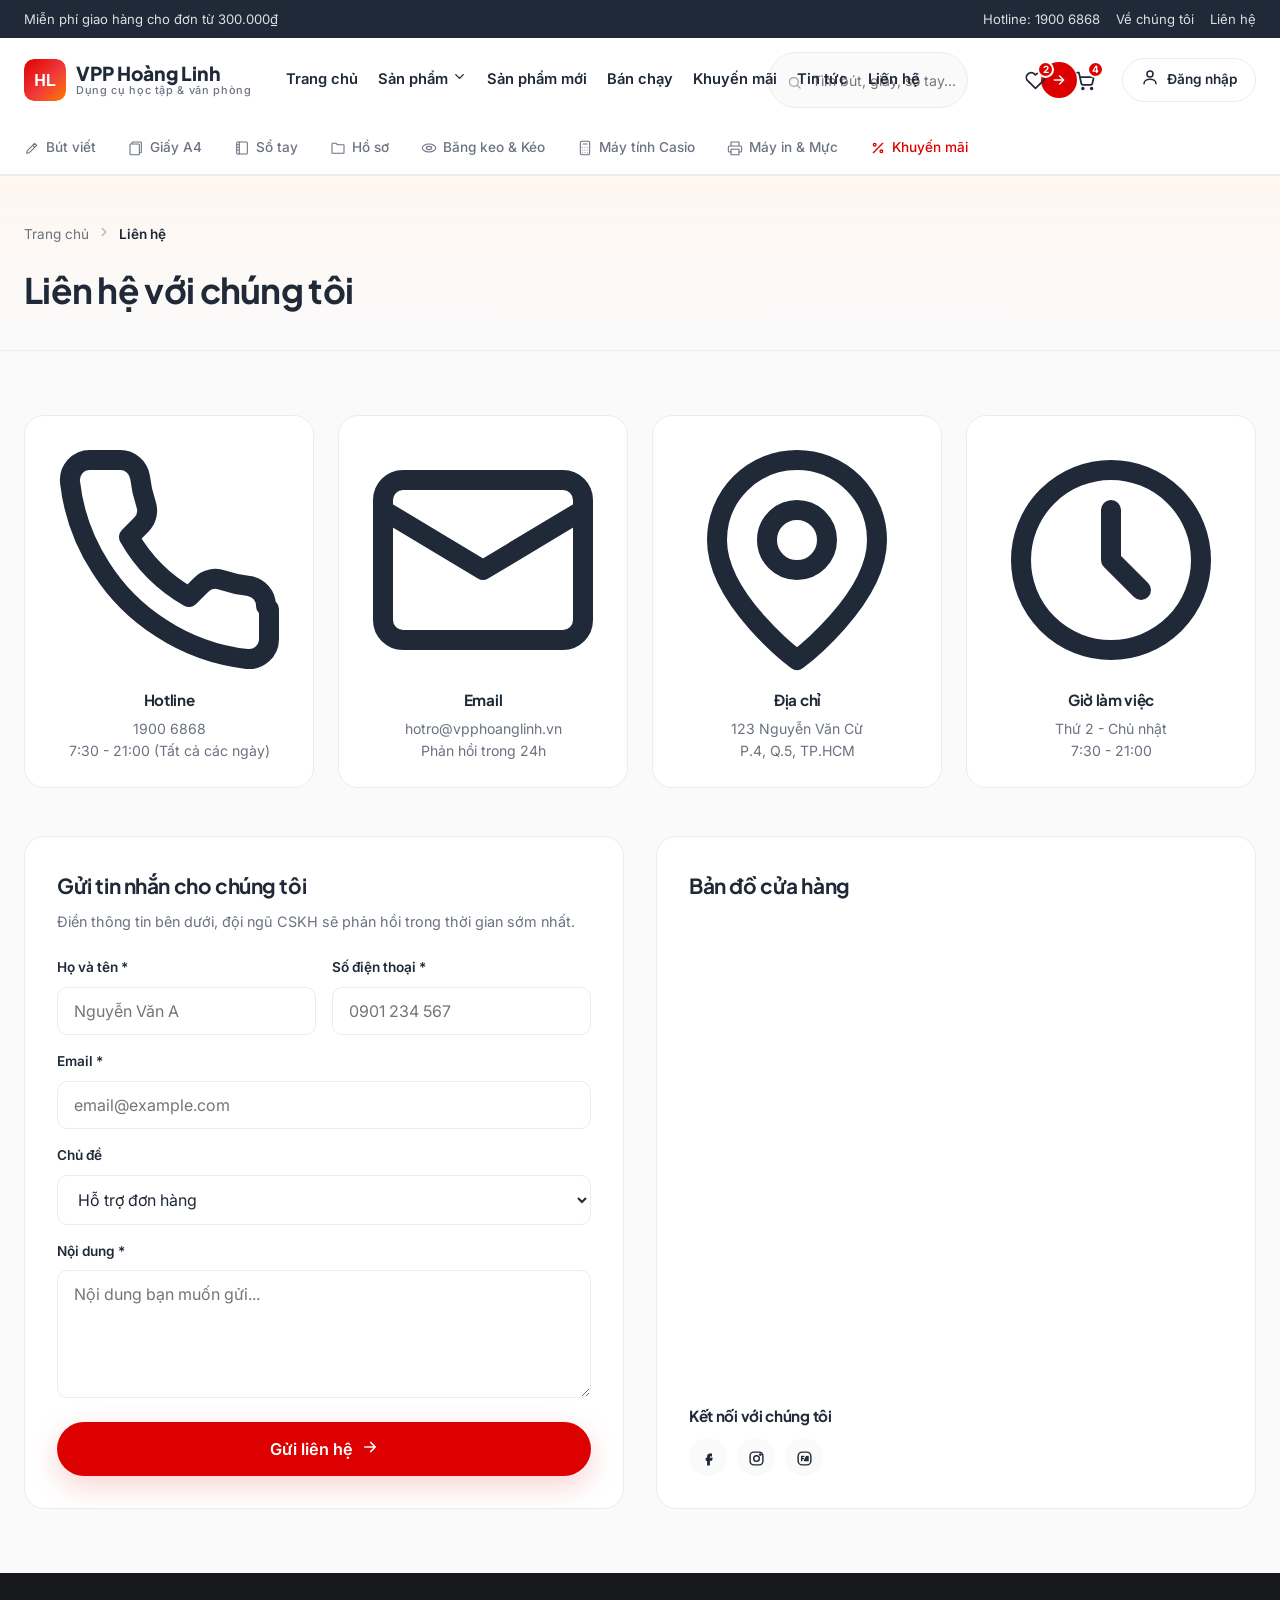
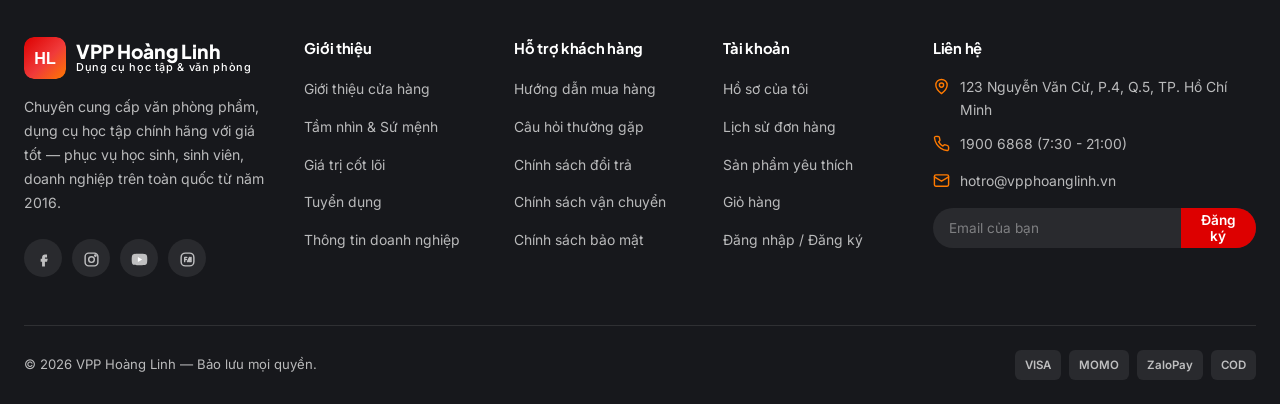
<file: contact.html>
<!DOCTYPE html>
<html lang="vi">
<head>
<meta charset="UTF-8">
<meta name="viewport" content="width=device-width, initial-scale=1.0">
<title>Liên hệ | VPP Hoàng Linh</title>
<meta name="description" content="Thông tin liên hệ, bản đồ cửa hàng và biểu mẫu hỗ trợ.">
<link rel="icon" href="data:image/svg+xml,<svg xmlns=%22http://www.w3.org/2000/svg%22 viewBox=%220 0 24 24%22><rect width=%2224%22 height=%2224%22 rx=%226%22 fill=%22%23DD0000%22/><text x=%2212%22 y=%2217%22 font-size=%2214%22 fill=%22white%22 text-anchor=%22middle%22 font-family=%22Arial%22 font-weight=%22bold%22>HL</text></svg>">
<link rel="preconnect" href="https://fonts.googleapis.com">
<link href="https://fonts.googleapis.com/css2?family=Plus+Jakarta+Sans:wght@300;400;500;600;700;800&family=Inter:wght@300;400;500;600;700&display=swap" rel="stylesheet">
<link rel="stylesheet" href="css/variables.css">
<link rel="stylesheet" href="css/base.css">
<link rel="stylesheet" href="css/layout.css">
<link rel="stylesheet" href="css/home.css">
<link rel="stylesheet" href="css/product.css">
<link rel="stylesheet" href="css/cart.css">
<link rel="stylesheet" href="css/auth.css">
<link rel="stylesheet" href="css/responsive.css">
</head>

<body>
<!-- ============================== TOPBAR ============================== -->
<div class="topbar">
  <div class="container">
    <div class="topbar-left">
      <span>Miễn phí giao hàng cho đơn từ 300.000₫</span>
    </div>
    <div class="topbar-right">
      <a href="contact.html">Hotline: 1900 6868</a>
      <a href="about.html">Về chúng tôi</a>
      <a href="contact.html">Liên hệ</a>
    </div>
  </div>
</div>

<!-- ============================== HEADER ============================== -->
<header class="site-header" id="siteHeader">
  <div class="container header-main">
    <button class="mobile-toggle" id="mobileToggle" aria-label="Mở menu"><span data-icon="menu"></span></button>

    <a href="index.html" class="logo">
      <img class="logo-mark" src="images/logo/logo.svg" alt="VPP Hoàng Linh">
      <span class="logo-text">VPP Hoàng Linh<span>Dụng cụ học tập & văn phòng</span></span>
    </a>

    <nav class="main-nav">
      <ul>
        <li><a href="index.html" class="nav-link">Trang chủ</a></li>
        <li class="has-mega">
          <a href="products.html" class="nav-link">Sản phẩm <span data-icon="chevronDown"></span></a>
          <div class="mega-menu">
            <div class="mega-col">
              <h4>Bút viết</h4>
              <ul>
                <li><a href="products.html?cat=but-bi">Bút bi</a></li>
                <li><a href="products.html?cat=but-chi">Bút chì</a></li>
                <li><a href="products.html?cat=but-gel">Bút gel</a></li>
                <li><a href="products.html?cat=but-may">Bút máy</a></li>
                <li><a href="products.html?cat=but-long">Bút lông &amp; Highlight</a></li>
              </ul>
            </div>
            <div class="mega-col">
              <h4>Giấy &amp; Sổ</h4>
              <ul>
                <li><a href="products.html?cat=giay-a4">Giấy A4</a></li>
                <li><a href="products.html?cat=giay-a3">Giấy A3</a></li>
                <li><a href="products.html?cat=giay-note">Giấy Note</a></li>
                <li><a href="products.html?cat=giay-mau">Giấy màu</a></li>
                <li><a href="products.html?cat=so">Sổ tay</a></li>
              </ul>
            </div>
            <div class="mega-col">
              <h4>Dụng cụ &amp; Thiết bị</h4>
              <ul>
                <li><a href="products.html?cat=ho-so">Hồ sơ &amp; Kẹp file</a></li>
                <li><a href="products.html?cat=bang-keo">Băng keo &amp; Kéo</a></li>
                <li><a href="products.html?cat=may-tinh">Máy tính Casio</a></li>
                <li><a href="products.html?cat=may-in">Máy in &amp; Mực in</a></li>
                <li><a href="products.html?cat=phu-kien">Phụ kiện văn phòng</a></li>
              </ul>
            </div>
            <div class="mega-promo">
              <div>
                <strong>Flash Sale</strong><br>
                <span>Giảm đến 40% dụng cụ học tập</span>
              </div>
              <a href="products.html?cat=khuyen-mai" class="btn btn-sm" style="background:#fff;color:var(--color-primary)">Mua ngay</a>
            </div>
          </div>
        </li>
        <li><a href="products.html?filter=new" class="nav-link">Sản phẩm mới</a></li>
        <li><a href="products.html?filter=bestseller" class="nav-link">Bán chạy</a></li>
        <li><a href="products.html?filter=sale" class="nav-link">Khuyến mãi</a></li>
        <li><a href="news.html" class="nav-link">Tin tức</a></li>
        <li><a href="contact.html" class="nav-link">Liên hệ</a></li>
      </ul>
    </nav>

    <div class="header-actions">
      <button class="icon-btn mobile-search-toggle" id="mobileSearchToggle" aria-label="Tìm kiếm"><span data-icon="search"></span></button>
      <form class="header-search" role="search" onsubmit="return false;">
        <span data-icon="search" style="width:16px;height:16px;color:var(--color-text-muted)"></span>
        <input type="text" placeholder="Tìm bút, giấy, sổ tay...">
        <button type="submit" aria-label="Tìm kiếm"><span data-icon="arrowRight"></span></button>
      </form>
      <a href="wishlist.html" class="icon-btn" aria-label="Yêu thích">
        <span data-icon="heart"></span>
        <span class="count" id="wishlistCount">2</span>
      </a>
      <a href="cart.html" class="icon-btn" aria-label="Giỏ hàng">
        <span data-icon="cart"></span>
        <span class="count" id="cartCount">3</span>
      </a>
      <div class="header-cta">
        <a href="login.html" class="btn btn-outline btn-sm"><span data-icon="user"></span> Đăng nhập</a>
      </div>
    </div>
  </div>

  <!-- Mobile search bar -->
  <div class="container" id="mobileSearchBar" style="display:none; padding-bottom:14px;">
    <form class="header-search" style="width:100%" onsubmit="return false;">
      <span data-icon="search" style="width:16px;height:16px;color:var(--color-text-muted)"></span>
      <input type="text" placeholder="Tìm bút, giấy, sổ tay...">
      <button type="submit"><span data-icon="arrowRight"></span></button>
    </form>
  </div>

  <!-- Category quick strip -->
  <div class="category-strip">
    <div class="container">
      <a href="products.html?cat=but-bi"><span data-icon="pen" style="width:16px;height:16px"></span> Bút viết</a>
      <a href="products.html?cat=giay-a4"><span data-icon="paperStack" style="width:16px;height:16px"></span> Giấy A4</a>
      <a href="products.html?cat=so"><span data-icon="notebook" style="width:16px;height:16px"></span> Sổ tay</a>
      <a href="products.html?cat=ho-so"><span data-icon="folder" style="width:16px;height:16px"></span> Hồ sơ</a>
      <a href="products.html?cat=bang-keo"><span data-icon="tape" style="width:16px;height:16px"></span> Băng keo &amp; Kéo</a>
      <a href="products.html?cat=may-tinh"><span data-icon="calculator" style="width:16px;height:16px"></span> Máy tính Casio</a>
      <a href="products.html?cat=may-in"><span data-icon="printer" style="width:16px;height:16px"></span> Máy in &amp; Mực</a>
      <a href="products.html?filter=sale" style="color:var(--color-primary)"><span data-icon="percent" style="width:16px;height:16px"></span> Khuyến mãi</a>
    </div>
  </div>
</header>

<!-- ============================== MOBILE DRAWER ============================== -->
<div class="mobile-drawer" id="mobileDrawer">
  <div class="drawer-backdrop" id="drawerBackdrop"></div>
  <div class="drawer-panel">
    <button class="icon-btn drawer-close" id="drawerClose"><span data-icon="close"></span></button>
    <a href="index.html" class="logo">
      <img class="logo-mark" src="images/logo/logo.svg" alt="VPP Hoàng Linh">
      <span class="logo-text">VPP Hoàng Linh<span>Dụng cụ học tập &amp; văn phòng</span></span>
    </a>
    <ul>
      <li><a href="index.html">Trang chủ</a></li>
      <li>
        <button class="drawer-toggle-sub">Sản phẩm <span data-icon="chevronDown"></span></button>
        <ul class="drawer-sub">
          <li><a href="products.html?cat=but-bi">Bút viết</a></li>
          <li><a href="products.html?cat=giay-a4">Giấy &amp; Sổ</a></li>
          <li><a href="products.html?cat=ho-so">Hồ sơ &amp; Kẹp file</a></li>
          <li><a href="products.html?cat=may-tinh">Máy tính Casio</a></li>
          <li><a href="products.html?cat=may-in">Máy in &amp; Mực in</a></li>
        </ul>
      </li>
      <li><a href="products.html?filter=new">Sản phẩm mới</a></li>
      <li><a href="products.html?filter=bestseller">Bán chạy</a></li>
      <li><a href="products.html?filter=sale">Khuyến mãi</a></li>
      <li><a href="news.html">Tin tức</a></li>
      <li><a href="about.html">Giới thiệu</a></li>
      <li><a href="contact.html">Liên hệ</a></li>
      <li><a href="login.html">Đăng nhập / Đăng ký</a></li>
    </ul>
  </div>
</div>

<main>
  <div class="page-banner">
    <div class="container">
      <div class="breadcrumb"><a href="index.html">Trang chủ</a><span data-icon="chevronRight"></span><span class="current">Liên hệ</span></div>
      <h1>Liên hệ với chúng tôi</h1>
    </div>
  </div>

  <section class="section">
    <div class="container">
      <div class="grid grid-4 reveal" style="margin-bottom:var(--space-7)">
        <div class="card" style="padding:var(--space-5);text-align:center">
          <span class="cat-icon" style="margin:0 auto var(--space-3)"><span data-icon="phone"></span></span>
          <h5 style="font-size:0.95rem;margin-bottom:6px">Hotline</h5>
          <p style="color:var(--color-text-secondary);font-size:0.88rem">1900 6868<br>7:30 - 21:00 (Tất cả các ngày)</p>
        </div>
        <div class="card" style="padding:var(--space-5);text-align:center">
          <span class="cat-icon" style="margin:0 auto var(--space-3)"><span data-icon="mail"></span></span>
          <h5 style="font-size:0.95rem;margin-bottom:6px">Email</h5>
          <p style="color:var(--color-text-secondary);font-size:0.88rem">hotro@vpphoanglinh.vn<br>Phản hồi trong 24h</p>
        </div>
        <div class="card" style="padding:var(--space-5);text-align:center">
          <span class="cat-icon" style="margin:0 auto var(--space-3)"><span data-icon="mapPin"></span></span>
          <h5 style="font-size:0.95rem;margin-bottom:6px">Địa chỉ</h5>
          <p style="color:var(--color-text-secondary);font-size:0.88rem">123 Nguyễn Văn Cừ<br>P.4, Q.5, TP.HCM</p>
        </div>
        <div class="card" style="padding:var(--space-5);text-align:center">
          <span class="cat-icon" style="margin:0 auto var(--space-3)"><span data-icon="clock"></span></span>
          <h5 style="font-size:0.95rem;margin-bottom:6px">Giờ làm việc</h5>
          <p style="color:var(--color-text-secondary);font-size:0.88rem">Thứ 2 - Chủ nhật<br>7:30 - 21:00</p>
        </div>
      </div>

      <div class="grid grid-2" style="grid-template-columns:1fr 1fr;gap:var(--space-6);align-items:stretch">
        <div class="card reveal" style="padding:var(--space-6)">
          <h2 style="font-size:1.3rem;margin-bottom:var(--space-2)">Gửi tin nhắn cho chúng tôi</h2>
          <p style="color:var(--color-text-secondary);margin-bottom:var(--space-5);font-size:0.9rem">Điền thông tin bên dưới, đội ngũ CSKH sẽ phản hồi trong thời gian sớm nhất.</p>
          <form data-auth-form>
            <div class="form-grid-2">
              <div class="field"><label>Họ và tên *</label><input type="text" class="input" placeholder="Nguyễn Văn A" required></div>
              <div class="field"><label>Số điện thoại *</label><input type="tel" class="input" placeholder="0901 234 567" required></div>
            </div>
            <div class="field"><label>Email *</label><input type="email" class="input" placeholder="email@example.com" required></div>
            <div class="field"><label>Chủ đề</label>
              <select class="select">
                <option>Hỗ trợ đơn hàng</option>
                <option>Góp ý sản phẩm</option>
                <option>Hợp tác kinh doanh</option>
                <option>Tuyển dụng</option>
                <option>Khác</option>
              </select>
            </div>
            <div class="field"><label>Nội dung *</label><textarea class="input" rows="5" placeholder="Nội dung bạn muốn gửi..." required></textarea></div>
            <button type="submit" class="btn btn-primary btn-block btn-lg">Gửi liên hệ <span data-icon="arrowRight"></span></button>
          </form>
        </div>

        <div class="card reveal" style="padding:var(--space-6);display:flex;flex-direction:column">
          <h2 style="font-size:1.3rem;margin-bottom:var(--space-4)">Bản đồ cửa hàng</h2>
          <div style="flex:1;border-radius:var(--radius-md);overflow:hidden;min-height:280px">
            <iframe title="Google Map" style="width:100%;height:100%;min-height:280px;border:0" loading="lazy"
              src="https://maps.google.com/maps?q=Ho%20Chi%20Minh%20City&t=&z=13&ie=UTF8&iwloc=&output=embed"></iframe>
          </div>
          <div style="margin-top:var(--space-5)">
            <h5 style="font-size:0.95rem;margin-bottom:10px">Kết nối với chúng tôi</h5>
            <div class="footer-social" style="margin-top:0">
              <a href="#" style="background:var(--color-bg);color:var(--color-text)"><span data-icon="facebook" style="width:16px;height:16px"></span></a>
              <a href="#" style="background:var(--color-bg);color:var(--color-text)"><span data-icon="instagram" style="width:16px;height:16px"></span></a>
              <a href="#" style="background:var(--color-bg);color:var(--color-text)"><span data-icon="zalo" style="width:16px;height:16px"></span></a>
            </div>
          </div>
        </div>
      </div>
    </div>
  </section>
</main>

<footer class="site-footer">
  <div class="container">
    <div class="footer-top">
      <div class="footer-col footer-brand">
        <a href="index.html" class="logo">
          <img class="logo-mark" src="images/logo/logo.svg" alt="VPP Hoàng Linh">
          <span class="logo-text">VPP Hoàng Linh<span>Dụng cụ học tập &amp; văn phòng</span></span>
        </a>
        <p>Chuyên cung cấp văn phòng phẩm, dụng cụ học tập chính hãng với giá tốt — phục vụ học sinh, sinh viên, doanh nghiệp trên toàn quốc từ năm 2016.</p>
        <div class="footer-social">
          <a href="#" aria-label="Facebook"><span data-icon="facebook" style="width:16px;height:16px"></span></a>
          <a href="#" aria-label="Instagram"><span data-icon="instagram" style="width:16px;height:16px"></span></a>
          <a href="#" aria-label="Youtube"><span data-icon="youtube" style="width:16px;height:16px"></span></a>
          <a href="#" aria-label="Zalo"><span data-icon="zalo" style="width:16px;height:16px"></span></a>
        </div>
      </div>
      <div class="footer-col">
        <h5>Giới thiệu</h5>
        <ul>
          <li><a href="about.html">Giới thiệu cửa hàng</a></li>
          <li><a href="about.html#vision">Tầm nhìn &amp; Sứ mệnh</a></li>
          <li><a href="about.html#values">Giá trị cốt lõi</a></li>
          <li><a href="contact.html">Tuyển dụng</a></li>
          <li><a href="about.html#business">Thông tin doanh nghiệp</a></li>
        </ul>
      </div>
      <div class="footer-col">
        <h5>Hỗ trợ khách hàng</h5>
        <ul>
          <li><a href="faq.html">Hướng dẫn mua hàng</a></li>
          <li><a href="faq.html">Câu hỏi thường gặp</a></li>
          <li><a href="cart.html">Chính sách đổi trả</a></li>
          <li><a href="checkout.html">Chính sách vận chuyển</a></li>
          <li><a href="contact.html">Chính sách bảo mật</a></li>
        </ul>
      </div>
      <div class="footer-col">
        <h5>Tài khoản</h5>
        <ul>
          <li><a href="account.html">Hồ sơ của tôi</a></li>
          <li><a href="account.html">Lịch sử đơn hàng</a></li>
          <li><a href="wishlist.html">Sản phẩm yêu thích</a></li>
          <li><a href="cart.html">Giỏ hàng</a></li>
          <li><a href="login.html">Đăng nhập / Đăng ký</a></li>
        </ul>
      </div>
      <div class="footer-col">
        <h5>Liên hệ</h5>
        <ul class="footer-contact">
          <li><span data-icon="mapMarkerAlt"></span> 123 Nguyễn Văn Cừ, P.4, Q.5, TP. Hồ Chí Minh</li>
          <li><span data-icon="phone"></span> 1900 6868 (7:30 - 21:00)</li>
          <li><span data-icon="mail"></span> hotro@vpphoanglinh.vn</li>
        </ul>
        <div class="footer-newsletter">
          <input type="email" placeholder="Email của bạn">
          <button type="button">Đăng ký</button>
        </div>
      </div>
    </div>
    <div class="footer-bottom">
      <span>© 2026 VPP Hoàng Linh — Bảo lưu mọi quyền.</span>
      <div class="footer-payments">
        <span>VISA</span><span>MOMO</span><span>ZaloPay</span><span>COD</span>
      </div>
    </div>
  </div>
</footer>

<button class="back-to-top" id="backToTop" aria-label="Lên đầu trang"><span data-icon="arrowUp"></span></button>
<div class="toast-wrap" id="toastWrap"></div>

<script src="js/icons.js"></script>
<script src="js/data.js"></script>
<script src="js/main.js"></script>
<script src="js/slider.js"></script>
<script src="js/product.js"></script>
<script src="js/cart.js"></script>

</body>
</html>
</file>
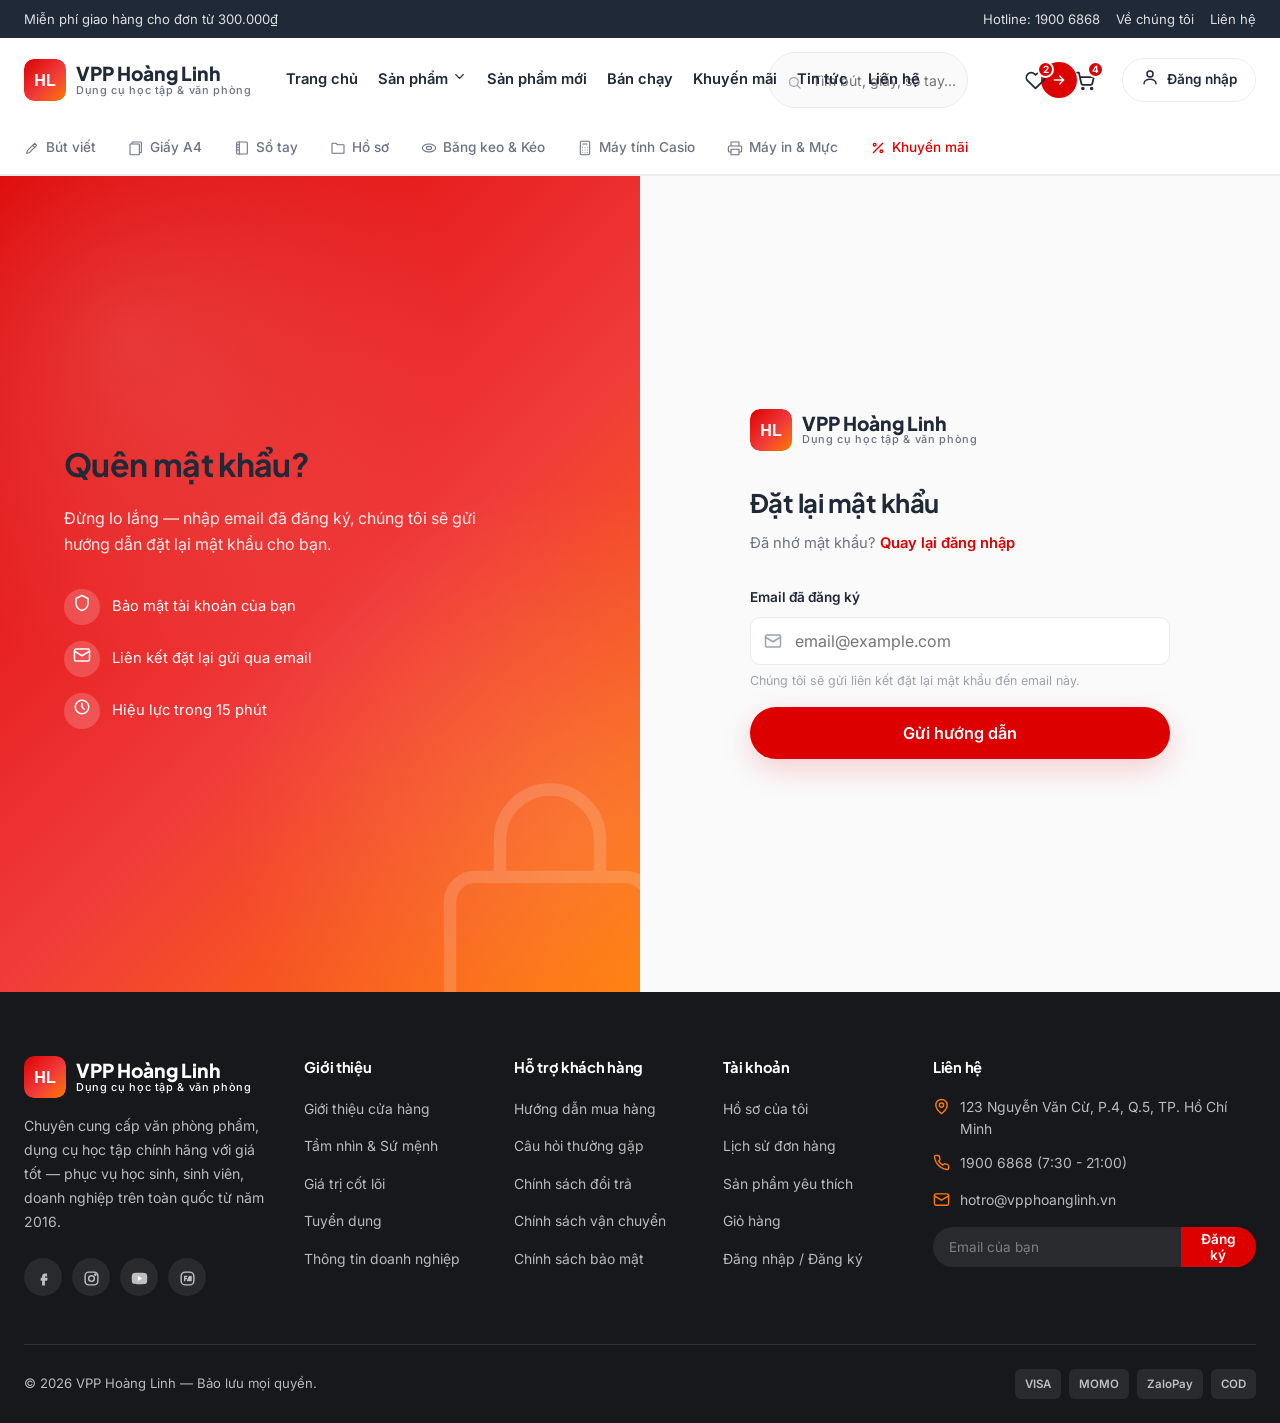
<file: forgot-password.html>
<!DOCTYPE html>
<html lang="vi">
<head>
<meta charset="UTF-8">
<meta name="viewport" content="width=device-width, initial-scale=1.0">
<title>Quên mật khẩu | VPP Hoàng Linh</title>
<meta name="description" content="Đặt lại mật khẩu tài khoản của bạn.">
<link rel="icon" href="data:image/svg+xml,<svg xmlns=%22http://www.w3.org/2000/svg%22 viewBox=%220 0 24 24%22><rect width=%2224%22 height=%2224%22 rx=%226%22 fill=%22%23DD0000%22/><text x=%2212%22 y=%2217%22 font-size=%2214%22 fill=%22white%22 text-anchor=%22middle%22 font-family=%22Arial%22 font-weight=%22bold%22>HL</text></svg>">
<link rel="preconnect" href="https://fonts.googleapis.com">
<link href="https://fonts.googleapis.com/css2?family=Plus+Jakarta+Sans:wght@300;400;500;600;700;800&family=Inter:wght@300;400;500;600;700&display=swap" rel="stylesheet">
<link rel="stylesheet" href="css/variables.css">
<link rel="stylesheet" href="css/base.css">
<link rel="stylesheet" href="css/layout.css">
<link rel="stylesheet" href="css/home.css">
<link rel="stylesheet" href="css/product.css">
<link rel="stylesheet" href="css/cart.css">
<link rel="stylesheet" href="css/auth.css">
<link rel="stylesheet" href="css/responsive.css">
</head>

<body>
<!-- ============================== TOPBAR ============================== -->
<div class="topbar">
  <div class="container">
    <div class="topbar-left">
      <span>Miễn phí giao hàng cho đơn từ 300.000₫</span>
    </div>
    <div class="topbar-right">
      <a href="contact.html">Hotline: 1900 6868</a>
      <a href="about.html">Về chúng tôi</a>
      <a href="contact.html">Liên hệ</a>
    </div>
  </div>
</div>

<!-- ============================== HEADER ============================== -->
<header class="site-header" id="siteHeader">
  <div class="container header-main">
    <button class="mobile-toggle" id="mobileToggle" aria-label="Mở menu"><span data-icon="menu"></span></button>

    <a href="index.html" class="logo">
      <img class="logo-mark" src="images/logo/logo.svg" alt="VPP Hoàng Linh">
      <span class="logo-text">VPP Hoàng Linh<span>Dụng cụ học tập & văn phòng</span></span>
    </a>

    <nav class="main-nav">
      <ul>
        <li><a href="index.html" class="nav-link">Trang chủ</a></li>
        <li class="has-mega">
          <a href="products.html" class="nav-link">Sản phẩm <span data-icon="chevronDown"></span></a>
          <div class="mega-menu">
            <div class="mega-col">
              <h4>Bút viết</h4>
              <ul>
                <li><a href="products.html?cat=but-bi">Bút bi</a></li>
                <li><a href="products.html?cat=but-chi">Bút chì</a></li>
                <li><a href="products.html?cat=but-gel">Bút gel</a></li>
                <li><a href="products.html?cat=but-may">Bút máy</a></li>
                <li><a href="products.html?cat=but-long">Bút lông &amp; Highlight</a></li>
              </ul>
            </div>
            <div class="mega-col">
              <h4>Giấy &amp; Sổ</h4>
              <ul>
                <li><a href="products.html?cat=giay-a4">Giấy A4</a></li>
                <li><a href="products.html?cat=giay-a3">Giấy A3</a></li>
                <li><a href="products.html?cat=giay-note">Giấy Note</a></li>
                <li><a href="products.html?cat=giay-mau">Giấy màu</a></li>
                <li><a href="products.html?cat=so">Sổ tay</a></li>
              </ul>
            </div>
            <div class="mega-col">
              <h4>Dụng cụ &amp; Thiết bị</h4>
              <ul>
                <li><a href="products.html?cat=ho-so">Hồ sơ &amp; Kẹp file</a></li>
                <li><a href="products.html?cat=bang-keo">Băng keo &amp; Kéo</a></li>
                <li><a href="products.html?cat=may-tinh">Máy tính Casio</a></li>
                <li><a href="products.html?cat=may-in">Máy in &amp; Mực in</a></li>
                <li><a href="products.html?cat=phu-kien">Phụ kiện văn phòng</a></li>
              </ul>
            </div>
            <div class="mega-promo">
              <div>
                <strong>Flash Sale</strong><br>
                <span>Giảm đến 40% dụng cụ học tập</span>
              </div>
              <a href="products.html?cat=khuyen-mai" class="btn btn-sm" style="background:#fff;color:var(--color-primary)">Mua ngay</a>
            </div>
          </div>
        </li>
        <li><a href="products.html?filter=new" class="nav-link">Sản phẩm mới</a></li>
        <li><a href="products.html?filter=bestseller" class="nav-link">Bán chạy</a></li>
        <li><a href="products.html?filter=sale" class="nav-link">Khuyến mãi</a></li>
        <li><a href="news.html" class="nav-link">Tin tức</a></li>
        <li><a href="contact.html" class="nav-link">Liên hệ</a></li>
      </ul>
    </nav>

    <div class="header-actions">
      <button class="icon-btn mobile-search-toggle" id="mobileSearchToggle" aria-label="Tìm kiếm"><span data-icon="search"></span></button>
      <form class="header-search" role="search" onsubmit="return false;">
        <span data-icon="search" style="width:16px;height:16px;color:var(--color-text-muted)"></span>
        <input type="text" placeholder="Tìm bút, giấy, sổ tay...">
        <button type="submit" aria-label="Tìm kiếm"><span data-icon="arrowRight"></span></button>
      </form>
      <a href="wishlist.html" class="icon-btn" aria-label="Yêu thích">
        <span data-icon="heart"></span>
        <span class="count" id="wishlistCount">2</span>
      </a>
      <a href="cart.html" class="icon-btn" aria-label="Giỏ hàng">
        <span data-icon="cart"></span>
        <span class="count" id="cartCount">3</span>
      </a>
      <div class="header-cta">
        <a href="login.html" class="btn btn-outline btn-sm"><span data-icon="user"></span> Đăng nhập</a>
      </div>
    </div>
  </div>

  <!-- Mobile search bar -->
  <div class="container" id="mobileSearchBar" style="display:none; padding-bottom:14px;">
    <form class="header-search" style="width:100%" onsubmit="return false;">
      <span data-icon="search" style="width:16px;height:16px;color:var(--color-text-muted)"></span>
      <input type="text" placeholder="Tìm bút, giấy, sổ tay...">
      <button type="submit"><span data-icon="arrowRight"></span></button>
    </form>
  </div>

  <!-- Category quick strip -->
  <div class="category-strip">
    <div class="container">
      <a href="products.html?cat=but-bi"><span data-icon="pen" style="width:16px;height:16px"></span> Bút viết</a>
      <a href="products.html?cat=giay-a4"><span data-icon="paperStack" style="width:16px;height:16px"></span> Giấy A4</a>
      <a href="products.html?cat=so"><span data-icon="notebook" style="width:16px;height:16px"></span> Sổ tay</a>
      <a href="products.html?cat=ho-so"><span data-icon="folder" style="width:16px;height:16px"></span> Hồ sơ</a>
      <a href="products.html?cat=bang-keo"><span data-icon="tape" style="width:16px;height:16px"></span> Băng keo &amp; Kéo</a>
      <a href="products.html?cat=may-tinh"><span data-icon="calculator" style="width:16px;height:16px"></span> Máy tính Casio</a>
      <a href="products.html?cat=may-in"><span data-icon="printer" style="width:16px;height:16px"></span> Máy in &amp; Mực</a>
      <a href="products.html?filter=sale" style="color:var(--color-primary)"><span data-icon="percent" style="width:16px;height:16px"></span> Khuyến mãi</a>
    </div>
  </div>
</header>

<!-- ============================== MOBILE DRAWER ============================== -->
<div class="mobile-drawer" id="mobileDrawer">
  <div class="drawer-backdrop" id="drawerBackdrop"></div>
  <div class="drawer-panel">
    <button class="icon-btn drawer-close" id="drawerClose"><span data-icon="close"></span></button>
    <a href="index.html" class="logo">
      <img class="logo-mark" src="images/logo/logo.svg" alt="VPP Hoàng Linh">
      <span class="logo-text">VPP Hoàng Linh<span>Dụng cụ học tập &amp; văn phòng</span></span>
    </a>
    <ul>
      <li><a href="index.html">Trang chủ</a></li>
      <li>
        <button class="drawer-toggle-sub">Sản phẩm <span data-icon="chevronDown"></span></button>
        <ul class="drawer-sub">
          <li><a href="products.html?cat=but-bi">Bút viết</a></li>
          <li><a href="products.html?cat=giay-a4">Giấy &amp; Sổ</a></li>
          <li><a href="products.html?cat=ho-so">Hồ sơ &amp; Kẹp file</a></li>
          <li><a href="products.html?cat=may-tinh">Máy tính Casio</a></li>
          <li><a href="products.html?cat=may-in">Máy in &amp; Mực in</a></li>
        </ul>
      </li>
      <li><a href="products.html?filter=new">Sản phẩm mới</a></li>
      <li><a href="products.html?filter=bestseller">Bán chạy</a></li>
      <li><a href="products.html?filter=sale">Khuyến mãi</a></li>
      <li><a href="news.html">Tin tức</a></li>
      <li><a href="about.html">Giới thiệu</a></li>
      <li><a href="contact.html">Liên hệ</a></li>
      <li><a href="login.html">Đăng nhập / Đăng ký</a></li>
    </ul>
  </div>
</div>

<main class="auth-wrap">
  <div class="auth-visual">
    <div class="auth-visual-content">
      <h2>Quên mật khẩu?</h2>
      <p>Đừng lo lắng — nhập email đã đăng ký, chúng tôi sẽ gửi hướng dẫn đặt lại mật khẩu cho bạn.</p>
      <ul class="auth-visual-list">
        <li><span class="ic"><span data-icon="shield"></span></span> Bảo mật tài khoản của bạn</li>
        <li><span class="ic"><span data-icon="mail"></span></span> Liên kết đặt lại gửi qua email</li>
        <li><span class="ic"><span data-icon="clock"></span></span> Hiệu lực trong 15 phút</li>
      </ul>
    </div>
    <svg class="auth-visual-deco" viewBox="0 0 24 24" fill="none" stroke="#fff" stroke-width="1"><rect x="4" y="10" width="16" height="11" rx="2"/><path d="M8 10V7a4 4 0 0 1 8 0v3"/></svg>
  </div>

  <div class="auth-form-col">
    <div class="auth-form-box">
      <a href="index.html" class="logo">
        <img class="logo-mark" src="images/logo/logo.svg" alt="VPP Hoàng Linh">
        <span class="logo-text">VPP Hoàng Linh<span>Dụng cụ học tập &amp; văn phòng</span></span>
      </a>
      <h1>Đặt lại mật khẩu</h1>
      <p class="sub">Đã nhớ mật khẩu? <a href="login.html">Quay lại đăng nhập</a></p>

      <form data-auth-form>
        <div class="field">
          <label>Email đã đăng ký</label>
          <div class="input-icon-wrap">
            <span data-icon="mail"></span>
            <input type="email" class="input" placeholder="email@example.com" required>
          </div>
          <span class="hint">Chúng tôi sẽ gửi liên kết đặt lại mật khẩu đến email này.</span>
        </div>
        <button type="submit" class="btn btn-primary btn-block btn-lg">Gửi hướng dẫn</button>
      </form>
    </div>
  </div>
</main>

<footer class="site-footer">
  <div class="container">
    <div class="footer-top">
      <div class="footer-col footer-brand">
        <a href="index.html" class="logo">
          <img class="logo-mark" src="images/logo/logo.svg" alt="VPP Hoàng Linh">
          <span class="logo-text">VPP Hoàng Linh<span>Dụng cụ học tập &amp; văn phòng</span></span>
        </a>
        <p>Chuyên cung cấp văn phòng phẩm, dụng cụ học tập chính hãng với giá tốt — phục vụ học sinh, sinh viên, doanh nghiệp trên toàn quốc từ năm 2016.</p>
        <div class="footer-social">
          <a href="#" aria-label="Facebook"><span data-icon="facebook" style="width:16px;height:16px"></span></a>
          <a href="#" aria-label="Instagram"><span data-icon="instagram" style="width:16px;height:16px"></span></a>
          <a href="#" aria-label="Youtube"><span data-icon="youtube" style="width:16px;height:16px"></span></a>
          <a href="#" aria-label="Zalo"><span data-icon="zalo" style="width:16px;height:16px"></span></a>
        </div>
      </div>
      <div class="footer-col">
        <h5>Giới thiệu</h5>
        <ul>
          <li><a href="about.html">Giới thiệu cửa hàng</a></li>
          <li><a href="about.html#vision">Tầm nhìn &amp; Sứ mệnh</a></li>
          <li><a href="about.html#values">Giá trị cốt lõi</a></li>
          <li><a href="contact.html">Tuyển dụng</a></li>
          <li><a href="about.html#business">Thông tin doanh nghiệp</a></li>
        </ul>
      </div>
      <div class="footer-col">
        <h5>Hỗ trợ khách hàng</h5>
        <ul>
          <li><a href="faq.html">Hướng dẫn mua hàng</a></li>
          <li><a href="faq.html">Câu hỏi thường gặp</a></li>
          <li><a href="cart.html">Chính sách đổi trả</a></li>
          <li><a href="checkout.html">Chính sách vận chuyển</a></li>
          <li><a href="contact.html">Chính sách bảo mật</a></li>
        </ul>
      </div>
      <div class="footer-col">
        <h5>Tài khoản</h5>
        <ul>
          <li><a href="account.html">Hồ sơ của tôi</a></li>
          <li><a href="account.html">Lịch sử đơn hàng</a></li>
          <li><a href="wishlist.html">Sản phẩm yêu thích</a></li>
          <li><a href="cart.html">Giỏ hàng</a></li>
          <li><a href="login.html">Đăng nhập / Đăng ký</a></li>
        </ul>
      </div>
      <div class="footer-col">
        <h5>Liên hệ</h5>
        <ul class="footer-contact">
          <li><span data-icon="mapMarkerAlt"></span> 123 Nguyễn Văn Cừ, P.4, Q.5, TP. Hồ Chí Minh</li>
          <li><span data-icon="phone"></span> 1900 6868 (7:30 - 21:00)</li>
          <li><span data-icon="mail"></span> hotro@vpphoanglinh.vn</li>
        </ul>
        <div class="footer-newsletter">
          <input type="email" placeholder="Email của bạn">
          <button type="button">Đăng ký</button>
        </div>
      </div>
    </div>
    <div class="footer-bottom">
      <span>© 2026 VPP Hoàng Linh — Bảo lưu mọi quyền.</span>
      <div class="footer-payments">
        <span>VISA</span><span>MOMO</span><span>ZaloPay</span><span>COD</span>
      </div>
    </div>
  </div>
</footer>

<button class="back-to-top" id="backToTop" aria-label="Lên đầu trang"><span data-icon="arrowUp"></span></button>
<div class="toast-wrap" id="toastWrap"></div>

<script src="js/icons.js"></script>
<script src="js/data.js"></script>
<script src="js/main.js"></script>
<script src="js/slider.js"></script>
<script src="js/product.js"></script>
<script src="js/cart.js"></script>

</body>
</html>
</file>
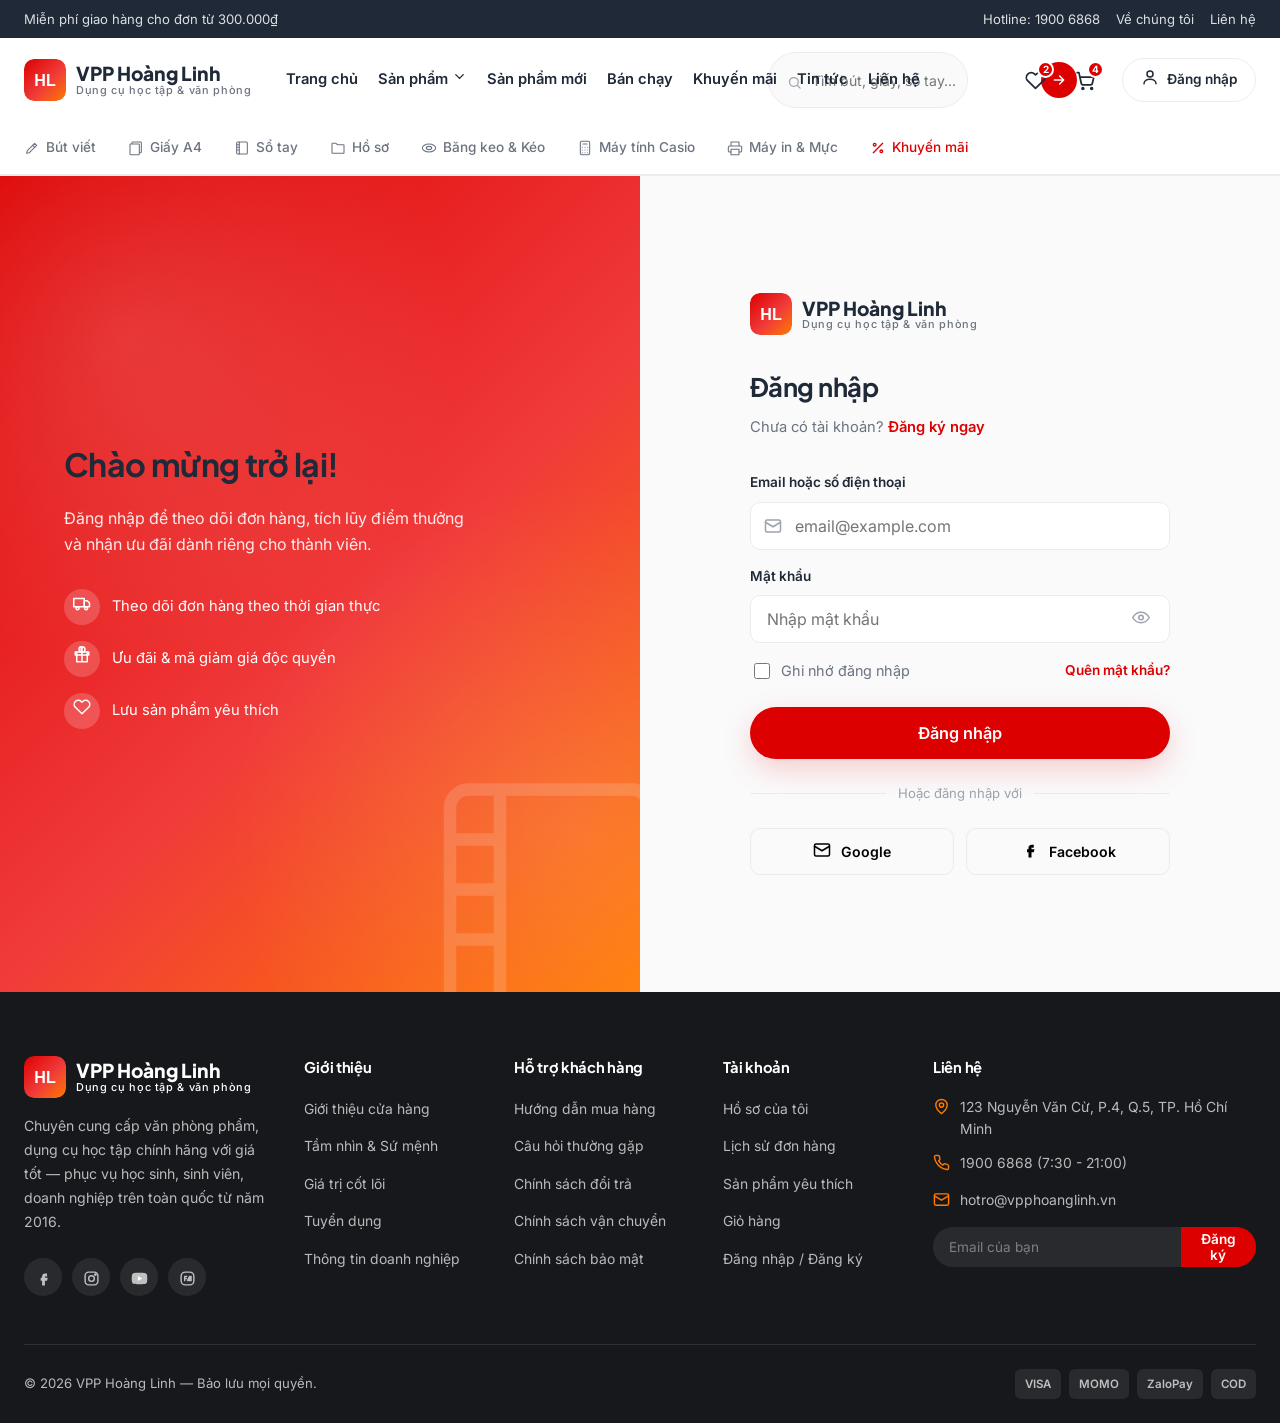
<file: login.html>
<!DOCTYPE html>
<html lang="vi">
<head>
<meta charset="UTF-8">
<meta name="viewport" content="width=device-width, initial-scale=1.0">
<title>Đăng nhập | VPP Hoàng Linh</title>
<meta name="description" content="Đăng nhập vào tài khoản VPP Hoàng Linh.">
<link rel="icon" href="data:image/svg+xml,<svg xmlns=%22http://www.w3.org/2000/svg%22 viewBox=%220 0 24 24%22><rect width=%2224%22 height=%2224%22 rx=%226%22 fill=%22%23DD0000%22/><text x=%2212%22 y=%2217%22 font-size=%2214%22 fill=%22white%22 text-anchor=%22middle%22 font-family=%22Arial%22 font-weight=%22bold%22>HL</text></svg>">
<link rel="preconnect" href="https://fonts.googleapis.com">
<link href="https://fonts.googleapis.com/css2?family=Plus+Jakarta+Sans:wght@300;400;500;600;700;800&family=Inter:wght@300;400;500;600;700&display=swap" rel="stylesheet">
<link rel="stylesheet" href="css/variables.css">
<link rel="stylesheet" href="css/base.css">
<link rel="stylesheet" href="css/layout.css">
<link rel="stylesheet" href="css/home.css">
<link rel="stylesheet" href="css/product.css">
<link rel="stylesheet" href="css/cart.css">
<link rel="stylesheet" href="css/auth.css">
<link rel="stylesheet" href="css/responsive.css">
</head>

<body>
<!-- ============================== TOPBAR ============================== -->
<div class="topbar">
  <div class="container">
    <div class="topbar-left">
      <span>Miễn phí giao hàng cho đơn từ 300.000₫</span>
    </div>
    <div class="topbar-right">
      <a href="contact.html">Hotline: 1900 6868</a>
      <a href="about.html">Về chúng tôi</a>
      <a href="contact.html">Liên hệ</a>
    </div>
  </div>
</div>

<!-- ============================== HEADER ============================== -->
<header class="site-header" id="siteHeader">
  <div class="container header-main">
    <button class="mobile-toggle" id="mobileToggle" aria-label="Mở menu"><span data-icon="menu"></span></button>

    <a href="index.html" class="logo">
      <img class="logo-mark" src="images/logo/logo.svg" alt="VPP Hoàng Linh">
      <span class="logo-text">VPP Hoàng Linh<span>Dụng cụ học tập & văn phòng</span></span>
    </a>

    <nav class="main-nav">
      <ul>
        <li><a href="index.html" class="nav-link">Trang chủ</a></li>
        <li class="has-mega">
          <a href="products.html" class="nav-link">Sản phẩm <span data-icon="chevronDown"></span></a>
          <div class="mega-menu">
            <div class="mega-col">
              <h4>Bút viết</h4>
              <ul>
                <li><a href="products.html?cat=but-bi">Bút bi</a></li>
                <li><a href="products.html?cat=but-chi">Bút chì</a></li>
                <li><a href="products.html?cat=but-gel">Bút gel</a></li>
                <li><a href="products.html?cat=but-may">Bút máy</a></li>
                <li><a href="products.html?cat=but-long">Bút lông &amp; Highlight</a></li>
              </ul>
            </div>
            <div class="mega-col">
              <h4>Giấy &amp; Sổ</h4>
              <ul>
                <li><a href="products.html?cat=giay-a4">Giấy A4</a></li>
                <li><a href="products.html?cat=giay-a3">Giấy A3</a></li>
                <li><a href="products.html?cat=giay-note">Giấy Note</a></li>
                <li><a href="products.html?cat=giay-mau">Giấy màu</a></li>
                <li><a href="products.html?cat=so">Sổ tay</a></li>
              </ul>
            </div>
            <div class="mega-col">
              <h4>Dụng cụ &amp; Thiết bị</h4>
              <ul>
                <li><a href="products.html?cat=ho-so">Hồ sơ &amp; Kẹp file</a></li>
                <li><a href="products.html?cat=bang-keo">Băng keo &amp; Kéo</a></li>
                <li><a href="products.html?cat=may-tinh">Máy tính Casio</a></li>
                <li><a href="products.html?cat=may-in">Máy in &amp; Mực in</a></li>
                <li><a href="products.html?cat=phu-kien">Phụ kiện văn phòng</a></li>
              </ul>
            </div>
            <div class="mega-promo">
              <div>
                <strong>Flash Sale</strong><br>
                <span>Giảm đến 40% dụng cụ học tập</span>
              </div>
              <a href="products.html?cat=khuyen-mai" class="btn btn-sm" style="background:#fff;color:var(--color-primary)">Mua ngay</a>
            </div>
          </div>
        </li>
        <li><a href="products.html?filter=new" class="nav-link">Sản phẩm mới</a></li>
        <li><a href="products.html?filter=bestseller" class="nav-link">Bán chạy</a></li>
        <li><a href="products.html?filter=sale" class="nav-link">Khuyến mãi</a></li>
        <li><a href="news.html" class="nav-link">Tin tức</a></li>
        <li><a href="contact.html" class="nav-link">Liên hệ</a></li>
      </ul>
    </nav>

    <div class="header-actions">
      <button class="icon-btn mobile-search-toggle" id="mobileSearchToggle" aria-label="Tìm kiếm"><span data-icon="search"></span></button>
      <form class="header-search" role="search" onsubmit="return false;">
        <span data-icon="search" style="width:16px;height:16px;color:var(--color-text-muted)"></span>
        <input type="text" placeholder="Tìm bút, giấy, sổ tay...">
        <button type="submit" aria-label="Tìm kiếm"><span data-icon="arrowRight"></span></button>
      </form>
      <a href="wishlist.html" class="icon-btn" aria-label="Yêu thích">
        <span data-icon="heart"></span>
        <span class="count" id="wishlistCount">2</span>
      </a>
      <a href="cart.html" class="icon-btn" aria-label="Giỏ hàng">
        <span data-icon="cart"></span>
        <span class="count" id="cartCount">3</span>
      </a>
      <div class="header-cta">
        <a href="login.html" class="btn btn-outline btn-sm"><span data-icon="user"></span> Đăng nhập</a>
      </div>
    </div>
  </div>

  <!-- Mobile search bar -->
  <div class="container" id="mobileSearchBar" style="display:none; padding-bottom:14px;">
    <form class="header-search" style="width:100%" onsubmit="return false;">
      <span data-icon="search" style="width:16px;height:16px;color:var(--color-text-muted)"></span>
      <input type="text" placeholder="Tìm bút, giấy, sổ tay...">
      <button type="submit"><span data-icon="arrowRight"></span></button>
    </form>
  </div>

  <!-- Category quick strip -->
  <div class="category-strip">
    <div class="container">
      <a href="products.html?cat=but-bi"><span data-icon="pen" style="width:16px;height:16px"></span> Bút viết</a>
      <a href="products.html?cat=giay-a4"><span data-icon="paperStack" style="width:16px;height:16px"></span> Giấy A4</a>
      <a href="products.html?cat=so"><span data-icon="notebook" style="width:16px;height:16px"></span> Sổ tay</a>
      <a href="products.html?cat=ho-so"><span data-icon="folder" style="width:16px;height:16px"></span> Hồ sơ</a>
      <a href="products.html?cat=bang-keo"><span data-icon="tape" style="width:16px;height:16px"></span> Băng keo &amp; Kéo</a>
      <a href="products.html?cat=may-tinh"><span data-icon="calculator" style="width:16px;height:16px"></span> Máy tính Casio</a>
      <a href="products.html?cat=may-in"><span data-icon="printer" style="width:16px;height:16px"></span> Máy in &amp; Mực</a>
      <a href="products.html?filter=sale" style="color:var(--color-primary)"><span data-icon="percent" style="width:16px;height:16px"></span> Khuyến mãi</a>
    </div>
  </div>
</header>

<!-- ============================== MOBILE DRAWER ============================== -->
<div class="mobile-drawer" id="mobileDrawer">
  <div class="drawer-backdrop" id="drawerBackdrop"></div>
  <div class="drawer-panel">
    <button class="icon-btn drawer-close" id="drawerClose"><span data-icon="close"></span></button>
    <a href="index.html" class="logo">
      <img class="logo-mark" src="images/logo/logo.svg" alt="VPP Hoàng Linh">
      <span class="logo-text">VPP Hoàng Linh<span>Dụng cụ học tập &amp; văn phòng</span></span>
    </a>
    <ul>
      <li><a href="index.html">Trang chủ</a></li>
      <li>
        <button class="drawer-toggle-sub">Sản phẩm <span data-icon="chevronDown"></span></button>
        <ul class="drawer-sub">
          <li><a href="products.html?cat=but-bi">Bút viết</a></li>
          <li><a href="products.html?cat=giay-a4">Giấy &amp; Sổ</a></li>
          <li><a href="products.html?cat=ho-so">Hồ sơ &amp; Kẹp file</a></li>
          <li><a href="products.html?cat=may-tinh">Máy tính Casio</a></li>
          <li><a href="products.html?cat=may-in">Máy in &amp; Mực in</a></li>
        </ul>
      </li>
      <li><a href="products.html?filter=new">Sản phẩm mới</a></li>
      <li><a href="products.html?filter=bestseller">Bán chạy</a></li>
      <li><a href="products.html?filter=sale">Khuyến mãi</a></li>
      <li><a href="news.html">Tin tức</a></li>
      <li><a href="about.html">Giới thiệu</a></li>
      <li><a href="contact.html">Liên hệ</a></li>
      <li><a href="login.html">Đăng nhập / Đăng ký</a></li>
    </ul>
  </div>
</div>

<main class="auth-wrap">
  <div class="auth-visual">
    <div class="auth-visual-content">
      <h2>Chào mừng trở lại!</h2>
      <p>Đăng nhập để theo dõi đơn hàng, tích lũy điểm thưởng và nhận ưu đãi dành riêng cho thành viên.</p>
      <ul class="auth-visual-list">
        <li><span class="ic"><span data-icon="truck"></span></span> Theo dõi đơn hàng theo thời gian thực</li>
        <li><span class="ic"><span data-icon="gift"></span></span> Ưu đãi &amp; mã giảm giá độc quyền</li>
        <li><span class="ic"><span data-icon="heart"></span></span> Lưu sản phẩm yêu thích</li>
      </ul>
    </div>
    <svg class="auth-visual-deco" viewBox="0 0 24 24" fill="none" stroke="#fff" stroke-width="1"><rect x="4" y="3" width="16" height="18" rx="1.5"/><path d="M8 3v18M4 7h4M4 11h4M4 15h4"/></svg>
  </div>

  <div class="auth-form-col">
    <div class="auth-form-box">
      <a href="index.html" class="logo">
        <img class="logo-mark" src="images/logo/logo.svg" alt="VPP Hoàng Linh">
        <span class="logo-text">VPP Hoàng Linh<span>Dụng cụ học tập &amp; văn phòng</span></span>
      </a>
      <h1>Đăng nhập</h1>
      <p class="sub">Chưa có tài khoản? <a href="register.html">Đăng ký ngay</a></p>

      <form data-auth-form>
        <div class="field">
          <label>Email hoặc số điện thoại</label>
          <div class="input-icon-wrap">
            <span data-icon="mail"></span>
            <input type="text" class="input" placeholder="email@example.com" required>
          </div>
        </div>
        <div class="field">
          <label>Mật khẩu</label>
          <div class="password-field">
            <input type="password" class="input" placeholder="Nhập mật khẩu" required>
            <button type="button" class="password-toggle" data-icon="eye"></button>
          </div>
        </div>
        <div class="auth-row-between">
          <label class="checkbox-row"><input type="checkbox"> Ghi nhớ đăng nhập</label>
          <a href="forgot-password.html">Quên mật khẩu?</a>
        </div>
        <button type="submit" class="btn btn-primary btn-block btn-lg">Đăng nhập</button>
      </form>

      <div class="auth-divider">Hoặc đăng nhập với</div>
      <div class="social-login">
        <button class="social-btn"><span data-icon="mail"></span> Google</button>
        <button class="social-btn"><span data-icon="facebook"></span> Facebook</button>
      </div>
    </div>
  </div>
</main>

<footer class="site-footer">
  <div class="container">
    <div class="footer-top">
      <div class="footer-col footer-brand">
        <a href="index.html" class="logo">
          <img class="logo-mark" src="images/logo/logo.svg" alt="VPP Hoàng Linh">
          <span class="logo-text">VPP Hoàng Linh<span>Dụng cụ học tập &amp; văn phòng</span></span>
        </a>
        <p>Chuyên cung cấp văn phòng phẩm, dụng cụ học tập chính hãng với giá tốt — phục vụ học sinh, sinh viên, doanh nghiệp trên toàn quốc từ năm 2016.</p>
        <div class="footer-social">
          <a href="#" aria-label="Facebook"><span data-icon="facebook" style="width:16px;height:16px"></span></a>
          <a href="#" aria-label="Instagram"><span data-icon="instagram" style="width:16px;height:16px"></span></a>
          <a href="#" aria-label="Youtube"><span data-icon="youtube" style="width:16px;height:16px"></span></a>
          <a href="#" aria-label="Zalo"><span data-icon="zalo" style="width:16px;height:16px"></span></a>
        </div>
      </div>
      <div class="footer-col">
        <h5>Giới thiệu</h5>
        <ul>
          <li><a href="about.html">Giới thiệu cửa hàng</a></li>
          <li><a href="about.html#vision">Tầm nhìn &amp; Sứ mệnh</a></li>
          <li><a href="about.html#values">Giá trị cốt lõi</a></li>
          <li><a href="contact.html">Tuyển dụng</a></li>
          <li><a href="about.html#business">Thông tin doanh nghiệp</a></li>
        </ul>
      </div>
      <div class="footer-col">
        <h5>Hỗ trợ khách hàng</h5>
        <ul>
          <li><a href="faq.html">Hướng dẫn mua hàng</a></li>
          <li><a href="faq.html">Câu hỏi thường gặp</a></li>
          <li><a href="cart.html">Chính sách đổi trả</a></li>
          <li><a href="checkout.html">Chính sách vận chuyển</a></li>
          <li><a href="contact.html">Chính sách bảo mật</a></li>
        </ul>
      </div>
      <div class="footer-col">
        <h5>Tài khoản</h5>
        <ul>
          <li><a href="account.html">Hồ sơ của tôi</a></li>
          <li><a href="account.html">Lịch sử đơn hàng</a></li>
          <li><a href="wishlist.html">Sản phẩm yêu thích</a></li>
          <li><a href="cart.html">Giỏ hàng</a></li>
          <li><a href="login.html">Đăng nhập / Đăng ký</a></li>
        </ul>
      </div>
      <div class="footer-col">
        <h5>Liên hệ</h5>
        <ul class="footer-contact">
          <li><span data-icon="mapMarkerAlt"></span> 123 Nguyễn Văn Cừ, P.4, Q.5, TP. Hồ Chí Minh</li>
          <li><span data-icon="phone"></span> 1900 6868 (7:30 - 21:00)</li>
          <li><span data-icon="mail"></span> hotro@vpphoanglinh.vn</li>
        </ul>
        <div class="footer-newsletter">
          <input type="email" placeholder="Email của bạn">
          <button type="button">Đăng ký</button>
        </div>
      </div>
    </div>
    <div class="footer-bottom">
      <span>© 2026 VPP Hoàng Linh — Bảo lưu mọi quyền.</span>
      <div class="footer-payments">
        <span>VISA</span><span>MOMO</span><span>ZaloPay</span><span>COD</span>
      </div>
    </div>
  </div>
</footer>

<button class="back-to-top" id="backToTop" aria-label="Lên đầu trang"><span data-icon="arrowUp"></span></button>
<div class="toast-wrap" id="toastWrap"></div>

<script src="js/icons.js"></script>
<script src="js/data.js"></script>
<script src="js/main.js"></script>
<script src="js/slider.js"></script>
<script src="js/product.js"></script>
<script src="js/cart.js"></script>

</body>
</html>
</file>
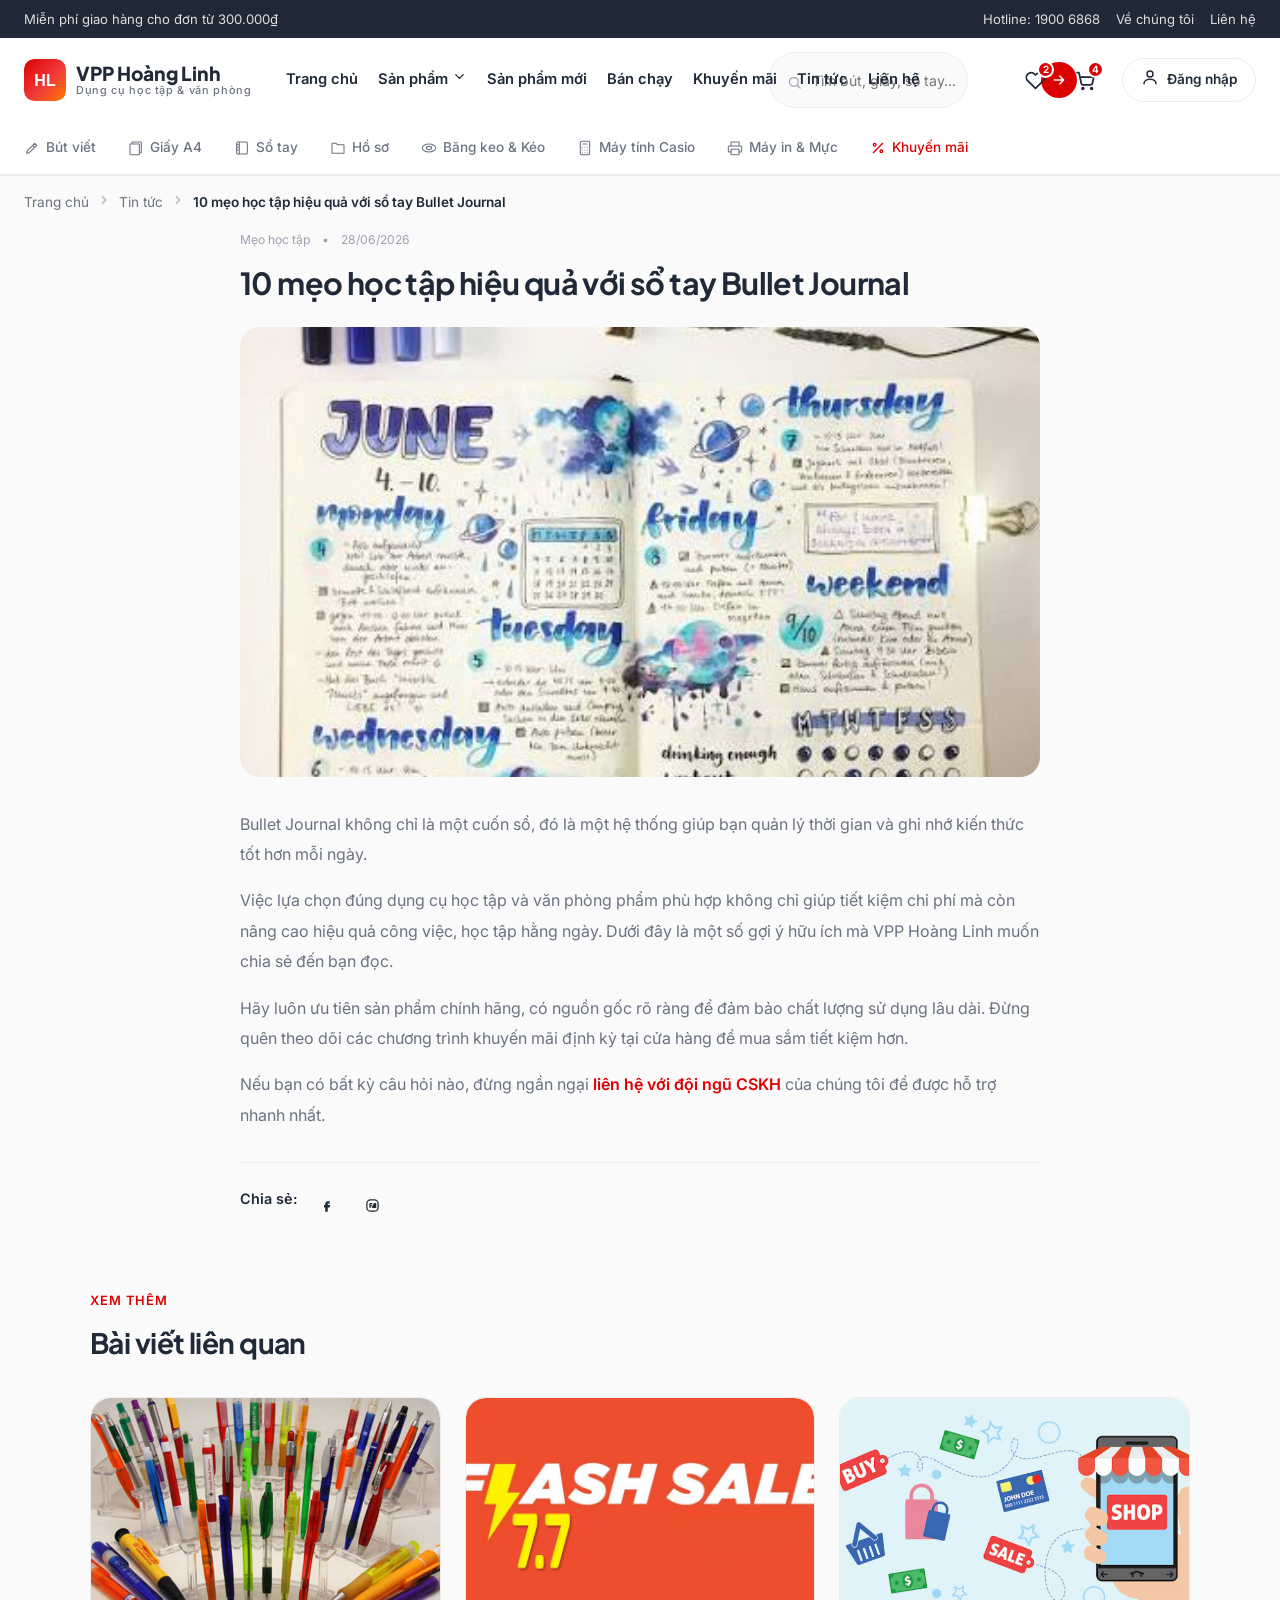
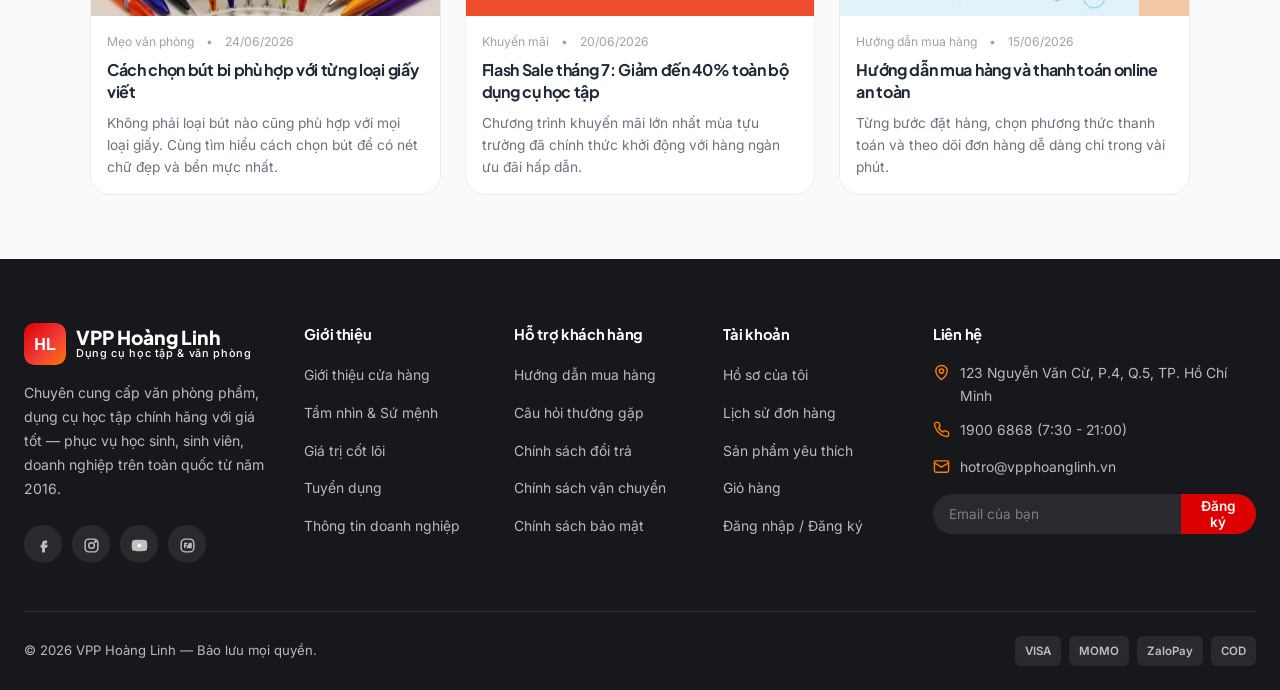
<file: news-detail.html>
<!DOCTYPE html>
<html lang="vi">
<head>
<meta charset="UTF-8">
<meta name="viewport" content="width=device-width, initial-scale=1.0">
<title>Chi tiết bài viết | VPP Hoàng Linh</title>
<meta name="description" content="Đọc chi tiết bài viết tin tức.">
<link rel="icon" href="data:image/svg+xml,<svg xmlns=%22http://www.w3.org/2000/svg%22 viewBox=%220 0 24 24%22><rect width=%2224%22 height=%2224%22 rx=%226%22 fill=%22%23DD0000%22/><text x=%2212%22 y=%2217%22 font-size=%2214%22 fill=%22white%22 text-anchor=%22middle%22 font-family=%22Arial%22 font-weight=%22bold%22>HL</text></svg>">
<link rel="preconnect" href="https://fonts.googleapis.com">
<link href="https://fonts.googleapis.com/css2?family=Plus+Jakarta+Sans:wght@300;400;500;600;700;800&family=Inter:wght@300;400;500;600;700&display=swap" rel="stylesheet">
<link rel="stylesheet" href="css/variables.css">
<link rel="stylesheet" href="css/base.css">
<link rel="stylesheet" href="css/layout.css">
<link rel="stylesheet" href="css/home.css">
<link rel="stylesheet" href="css/product.css">
<link rel="stylesheet" href="css/cart.css">
<link rel="stylesheet" href="css/auth.css">
<link rel="stylesheet" href="css/responsive.css">
</head>

<body>
<!-- ============================== TOPBAR ============================== -->
<div class="topbar">
  <div class="container">
    <div class="topbar-left">
      <span>Miễn phí giao hàng cho đơn từ 300.000₫</span>
    </div>
    <div class="topbar-right">
      <a href="contact.html">Hotline: 1900 6868</a>
      <a href="about.html">Về chúng tôi</a>
      <a href="contact.html">Liên hệ</a>
    </div>
  </div>
</div>

<!-- ============================== HEADER ============================== -->
<header class="site-header" id="siteHeader">
  <div class="container header-main">
    <button class="mobile-toggle" id="mobileToggle" aria-label="Mở menu"><span data-icon="menu"></span></button>

    <a href="index.html" class="logo">
      <img class="logo-mark" src="images/logo/logo.svg" alt="VPP Hoàng Linh">
      <span class="logo-text">VPP Hoàng Linh<span>Dụng cụ học tập & văn phòng</span></span>
    </a>

    <nav class="main-nav">
      <ul>
        <li><a href="index.html" class="nav-link">Trang chủ</a></li>
        <li class="has-mega">
          <a href="products.html" class="nav-link">Sản phẩm <span data-icon="chevronDown"></span></a>
          <div class="mega-menu">
            <div class="mega-col">
              <h4>Bút viết</h4>
              <ul>
                <li><a href="products.html?cat=but-bi">Bút bi</a></li>
                <li><a href="products.html?cat=but-chi">Bút chì</a></li>
                <li><a href="products.html?cat=but-gel">Bút gel</a></li>
                <li><a href="products.html?cat=but-may">Bút máy</a></li>
                <li><a href="products.html?cat=but-long">Bút lông &amp; Highlight</a></li>
              </ul>
            </div>
            <div class="mega-col">
              <h4>Giấy &amp; Sổ</h4>
              <ul>
                <li><a href="products.html?cat=giay-a4">Giấy A4</a></li>
                <li><a href="products.html?cat=giay-a3">Giấy A3</a></li>
                <li><a href="products.html?cat=giay-note">Giấy Note</a></li>
                <li><a href="products.html?cat=giay-mau">Giấy màu</a></li>
                <li><a href="products.html?cat=so">Sổ tay</a></li>
              </ul>
            </div>
            <div class="mega-col">
              <h4>Dụng cụ &amp; Thiết bị</h4>
              <ul>
                <li><a href="products.html?cat=ho-so">Hồ sơ &amp; Kẹp file</a></li>
                <li><a href="products.html?cat=bang-keo">Băng keo &amp; Kéo</a></li>
                <li><a href="products.html?cat=may-tinh">Máy tính Casio</a></li>
                <li><a href="products.html?cat=may-in">Máy in &amp; Mực in</a></li>
                <li><a href="products.html?cat=phu-kien">Phụ kiện văn phòng</a></li>
              </ul>
            </div>
            <div class="mega-promo">
              <div>
                <strong>Flash Sale</strong><br>
                <span>Giảm đến 40% dụng cụ học tập</span>
              </div>
              <a href="products.html?cat=khuyen-mai" class="btn btn-sm" style="background:#fff;color:var(--color-primary)">Mua ngay</a>
            </div>
          </div>
        </li>
        <li><a href="products.html?filter=new" class="nav-link">Sản phẩm mới</a></li>
        <li><a href="products.html?filter=bestseller" class="nav-link">Bán chạy</a></li>
        <li><a href="products.html?filter=sale" class="nav-link">Khuyến mãi</a></li>
        <li><a href="news.html" class="nav-link">Tin tức</a></li>
        <li><a href="contact.html" class="nav-link">Liên hệ</a></li>
      </ul>
    </nav>

    <div class="header-actions">
      <button class="icon-btn mobile-search-toggle" id="mobileSearchToggle" aria-label="Tìm kiếm"><span data-icon="search"></span></button>
      <form class="header-search" role="search" onsubmit="return false;">
        <span data-icon="search" style="width:16px;height:16px;color:var(--color-text-muted)"></span>
        <input type="text" placeholder="Tìm bút, giấy, sổ tay...">
        <button type="submit" aria-label="Tìm kiếm"><span data-icon="arrowRight"></span></button>
      </form>
      <a href="wishlist.html" class="icon-btn" aria-label="Yêu thích">
        <span data-icon="heart"></span>
        <span class="count" id="wishlistCount">2</span>
      </a>
      <a href="cart.html" class="icon-btn" aria-label="Giỏ hàng">
        <span data-icon="cart"></span>
        <span class="count" id="cartCount">3</span>
      </a>
      <div class="header-cta">
        <a href="login.html" class="btn btn-outline btn-sm"><span data-icon="user"></span> Đăng nhập</a>
      </div>
    </div>
  </div>

  <!-- Mobile search bar -->
  <div class="container" id="mobileSearchBar" style="display:none; padding-bottom:14px;">
    <form class="header-search" style="width:100%" onsubmit="return false;">
      <span data-icon="search" style="width:16px;height:16px;color:var(--color-text-muted)"></span>
      <input type="text" placeholder="Tìm bút, giấy, sổ tay...">
      <button type="submit"><span data-icon="arrowRight"></span></button>
    </form>
  </div>

  <!-- Category quick strip -->
  <div class="category-strip">
    <div class="container">
      <a href="products.html?cat=but-bi"><span data-icon="pen" style="width:16px;height:16px"></span> Bút viết</a>
      <a href="products.html?cat=giay-a4"><span data-icon="paperStack" style="width:16px;height:16px"></span> Giấy A4</a>
      <a href="products.html?cat=so"><span data-icon="notebook" style="width:16px;height:16px"></span> Sổ tay</a>
      <a href="products.html?cat=ho-so"><span data-icon="folder" style="width:16px;height:16px"></span> Hồ sơ</a>
      <a href="products.html?cat=bang-keo"><span data-icon="tape" style="width:16px;height:16px"></span> Băng keo &amp; Kéo</a>
      <a href="products.html?cat=may-tinh"><span data-icon="calculator" style="width:16px;height:16px"></span> Máy tính Casio</a>
      <a href="products.html?cat=may-in"><span data-icon="printer" style="width:16px;height:16px"></span> Máy in &amp; Mực</a>
      <a href="products.html?filter=sale" style="color:var(--color-primary)"><span data-icon="percent" style="width:16px;height:16px"></span> Khuyến mãi</a>
    </div>
  </div>
</header>

<!-- ============================== MOBILE DRAWER ============================== -->
<div class="mobile-drawer" id="mobileDrawer">
  <div class="drawer-backdrop" id="drawerBackdrop"></div>
  <div class="drawer-panel">
    <button class="icon-btn drawer-close" id="drawerClose"><span data-icon="close"></span></button>
    <a href="index.html" class="logo">
      <img class="logo-mark" src="images/logo/logo.svg" alt="VPP Hoàng Linh">
      <span class="logo-text">VPP Hoàng Linh<span>Dụng cụ học tập &amp; văn phòng</span></span>
    </a>
    <ul>
      <li><a href="index.html">Trang chủ</a></li>
      <li>
        <button class="drawer-toggle-sub">Sản phẩm <span data-icon="chevronDown"></span></button>
        <ul class="drawer-sub">
          <li><a href="products.html?cat=but-bi">Bút viết</a></li>
          <li><a href="products.html?cat=giay-a4">Giấy &amp; Sổ</a></li>
          <li><a href="products.html?cat=ho-so">Hồ sơ &amp; Kẹp file</a></li>
          <li><a href="products.html?cat=may-tinh">Máy tính Casio</a></li>
          <li><a href="products.html?cat=may-in">Máy in &amp; Mực in</a></li>
        </ul>
      </li>
      <li><a href="products.html?filter=new">Sản phẩm mới</a></li>
      <li><a href="products.html?filter=bestseller">Bán chạy</a></li>
      <li><a href="products.html?filter=sale">Khuyến mãi</a></li>
      <li><a href="news.html">Tin tức</a></li>
      <li><a href="about.html">Giới thiệu</a></li>
      <li><a href="contact.html">Liên hệ</a></li>
      <li><a href="login.html">Đăng nhập / Đăng ký</a></li>
    </ul>
  </div>
</div>

<main>
  <div class="container">
    <div class="breadcrumb"><a href="index.html">Trang chủ</a><span data-icon="chevronRight"></span><a href="news.html">Tin tức</a><span data-icon="chevronRight"></span><span class="current" id="ndBreadcrumb">Chi tiết bài viết</span></div>
  </div>

  <section class="section" style="padding-top:0">
    <div class="container">
      <div style="max-width:800px;margin:0 auto">
        <div class="news-meta" id="ndMeta" style="margin-bottom:14px"></div>
        <h1 id="ndTitle" style="font-size:1.9rem;margin-bottom:var(--space-5);line-height:1.3"></h1>
        <div class="news-media" style="aspect-ratio:16/9;border-radius:var(--radius-lg);margin-bottom:var(--space-6)" id="ndImage"></div>
        <div id="ndBody" style="color:var(--color-text-secondary);line-height:1.9;font-size:1rem"></div>

        <div style="display:flex;gap:10px;margin-top:var(--space-6);padding-top:var(--space-5);border-top:1px solid var(--color-border)">
          <span style="font-weight:600;font-size:0.9rem">Chia sẻ:</span>
          <a href="#" class="icon-btn" style="width:36px;height:36px;background:var(--color-bg)"><span data-icon="facebook" style="width:15px;height:15px"></span></a>
          <a href="#" class="icon-btn" style="width:36px;height:36px;background:var(--color-bg)"><span data-icon="zalo" style="width:15px;height:15px"></span></a>
        </div>
      </div>

      <div class="section-head reveal" style="margin-top:var(--space-8);max-width:1100px;margin-left:auto;margin-right:auto">
        <div><span class="eyebrow">Xem thêm</span><h2>Bài viết liên quan</h2></div>
      </div>
      <div class="grid news-grid reveal" id="ndRelated" style="max-width:1100px;margin:0 auto"></div>
    </div>
  </section>
</main>

<script>
  document.addEventListener('DOMContentLoaded', () => {
    const params = new URLSearchParams(window.location.search);
    const n = NEWS.find(x => x.id == params.get('id')) || NEWS[0];
    document.title = n.title + ' | VPP Hoàng Linh';
    document.getElementById('ndBreadcrumb').textContent = n.title;
    document.getElementById('ndMeta').innerHTML = `<span>${n.cat}</span><span>•</span><span>${n.date}</span>`;
    document.getElementById('ndTitle').textContent = n.title;
    document.getElementById('ndImage').innerHTML = `<img src="${n.image}" alt="${n.title}" loading="lazy" style="width:100%;height:100%;object-fit:cover;display:block">`;
    document.getElementById('ndBody').innerHTML = `
      <p style="margin-bottom:16px">${n.excerpt}</p>
      <p style="margin-bottom:16px">Việc lựa chọn đúng dụng cụ học tập và văn phòng phẩm phù hợp không chỉ giúp tiết kiệm chi phí mà còn nâng cao hiệu quả công việc, học tập hằng ngày. Dưới đây là một số gợi ý hữu ích mà VPP Hoàng Linh muốn chia sẻ đến bạn đọc.</p>
      <p style="margin-bottom:16px">Hãy luôn ưu tiên sản phẩm chính hãng, có nguồn gốc rõ ràng để đảm bảo chất lượng sử dụng lâu dài. Đừng quên theo dõi các chương trình khuyến mãi định kỳ tại cửa hàng để mua sắm tiết kiệm hơn.</p>
      <p>Nếu bạn có bất kỳ câu hỏi nào, đừng ngần ngại <a href="contact.html" style="color:var(--color-primary);font-weight:600">liên hệ với đội ngũ CSKH</a> của chúng tôi để được hỗ trợ nhanh nhất.</p>
    `;
    const related = NEWS.filter(x => x.id !== n.id).slice(0, 3);
    document.getElementById('ndRelated').innerHTML = related.map(r => `
      <a href="news-detail.html?id=${r.id}" class="card news-card">
        <div class="news-media"><img src="${r.image}" alt="${r.title}" loading="lazy"></div>
        <div class="news-body">
          <div class="news-meta"><span>${r.cat}</span><span>•</span><span>${r.date}</span></div>
          <h4>${r.title}</h4>
          <p>${r.excerpt}</p>
        </div>
      </a>`).join('');
  });
</script>

<footer class="site-footer">
  <div class="container">
    <div class="footer-top">
      <div class="footer-col footer-brand">
        <a href="index.html" class="logo">
          <img class="logo-mark" src="images/logo/logo.svg" alt="VPP Hoàng Linh">
          <span class="logo-text">VPP Hoàng Linh<span>Dụng cụ học tập &amp; văn phòng</span></span>
        </a>
        <p>Chuyên cung cấp văn phòng phẩm, dụng cụ học tập chính hãng với giá tốt — phục vụ học sinh, sinh viên, doanh nghiệp trên toàn quốc từ năm 2016.</p>
        <div class="footer-social">
          <a href="#" aria-label="Facebook"><span data-icon="facebook" style="width:16px;height:16px"></span></a>
          <a href="#" aria-label="Instagram"><span data-icon="instagram" style="width:16px;height:16px"></span></a>
          <a href="#" aria-label="Youtube"><span data-icon="youtube" style="width:16px;height:16px"></span></a>
          <a href="#" aria-label="Zalo"><span data-icon="zalo" style="width:16px;height:16px"></span></a>
        </div>
      </div>
      <div class="footer-col">
        <h5>Giới thiệu</h5>
        <ul>
          <li><a href="about.html">Giới thiệu cửa hàng</a></li>
          <li><a href="about.html#vision">Tầm nhìn &amp; Sứ mệnh</a></li>
          <li><a href="about.html#values">Giá trị cốt lõi</a></li>
          <li><a href="contact.html">Tuyển dụng</a></li>
          <li><a href="about.html#business">Thông tin doanh nghiệp</a></li>
        </ul>
      </div>
      <div class="footer-col">
        <h5>Hỗ trợ khách hàng</h5>
        <ul>
          <li><a href="faq.html">Hướng dẫn mua hàng</a></li>
          <li><a href="faq.html">Câu hỏi thường gặp</a></li>
          <li><a href="cart.html">Chính sách đổi trả</a></li>
          <li><a href="checkout.html">Chính sách vận chuyển</a></li>
          <li><a href="contact.html">Chính sách bảo mật</a></li>
        </ul>
      </div>
      <div class="footer-col">
        <h5>Tài khoản</h5>
        <ul>
          <li><a href="account.html">Hồ sơ của tôi</a></li>
          <li><a href="account.html">Lịch sử đơn hàng</a></li>
          <li><a href="wishlist.html">Sản phẩm yêu thích</a></li>
          <li><a href="cart.html">Giỏ hàng</a></li>
          <li><a href="login.html">Đăng nhập / Đăng ký</a></li>
        </ul>
      </div>
      <div class="footer-col">
        <h5>Liên hệ</h5>
        <ul class="footer-contact">
          <li><span data-icon="mapMarkerAlt"></span> 123 Nguyễn Văn Cừ, P.4, Q.5, TP. Hồ Chí Minh</li>
          <li><span data-icon="phone"></span> 1900 6868 (7:30 - 21:00)</li>
          <li><span data-icon="mail"></span> hotro@vpphoanglinh.vn</li>
        </ul>
        <div class="footer-newsletter">
          <input type="email" placeholder="Email của bạn">
          <button type="button">Đăng ký</button>
        </div>
      </div>
    </div>
    <div class="footer-bottom">
      <span>© 2026 VPP Hoàng Linh — Bảo lưu mọi quyền.</span>
      <div class="footer-payments">
        <span>VISA</span><span>MOMO</span><span>ZaloPay</span><span>COD</span>
      </div>
    </div>
  </div>
</footer>

<button class="back-to-top" id="backToTop" aria-label="Lên đầu trang"><span data-icon="arrowUp"></span></button>
<div class="toast-wrap" id="toastWrap"></div>

<script src="js/icons.js"></script>
<script src="js/data.js"></script>
<script src="js/main.js"></script>
<script src="js/slider.js"></script>
<script src="js/product.js"></script>
<script src="js/cart.js"></script>

</body>
</html>
</file>
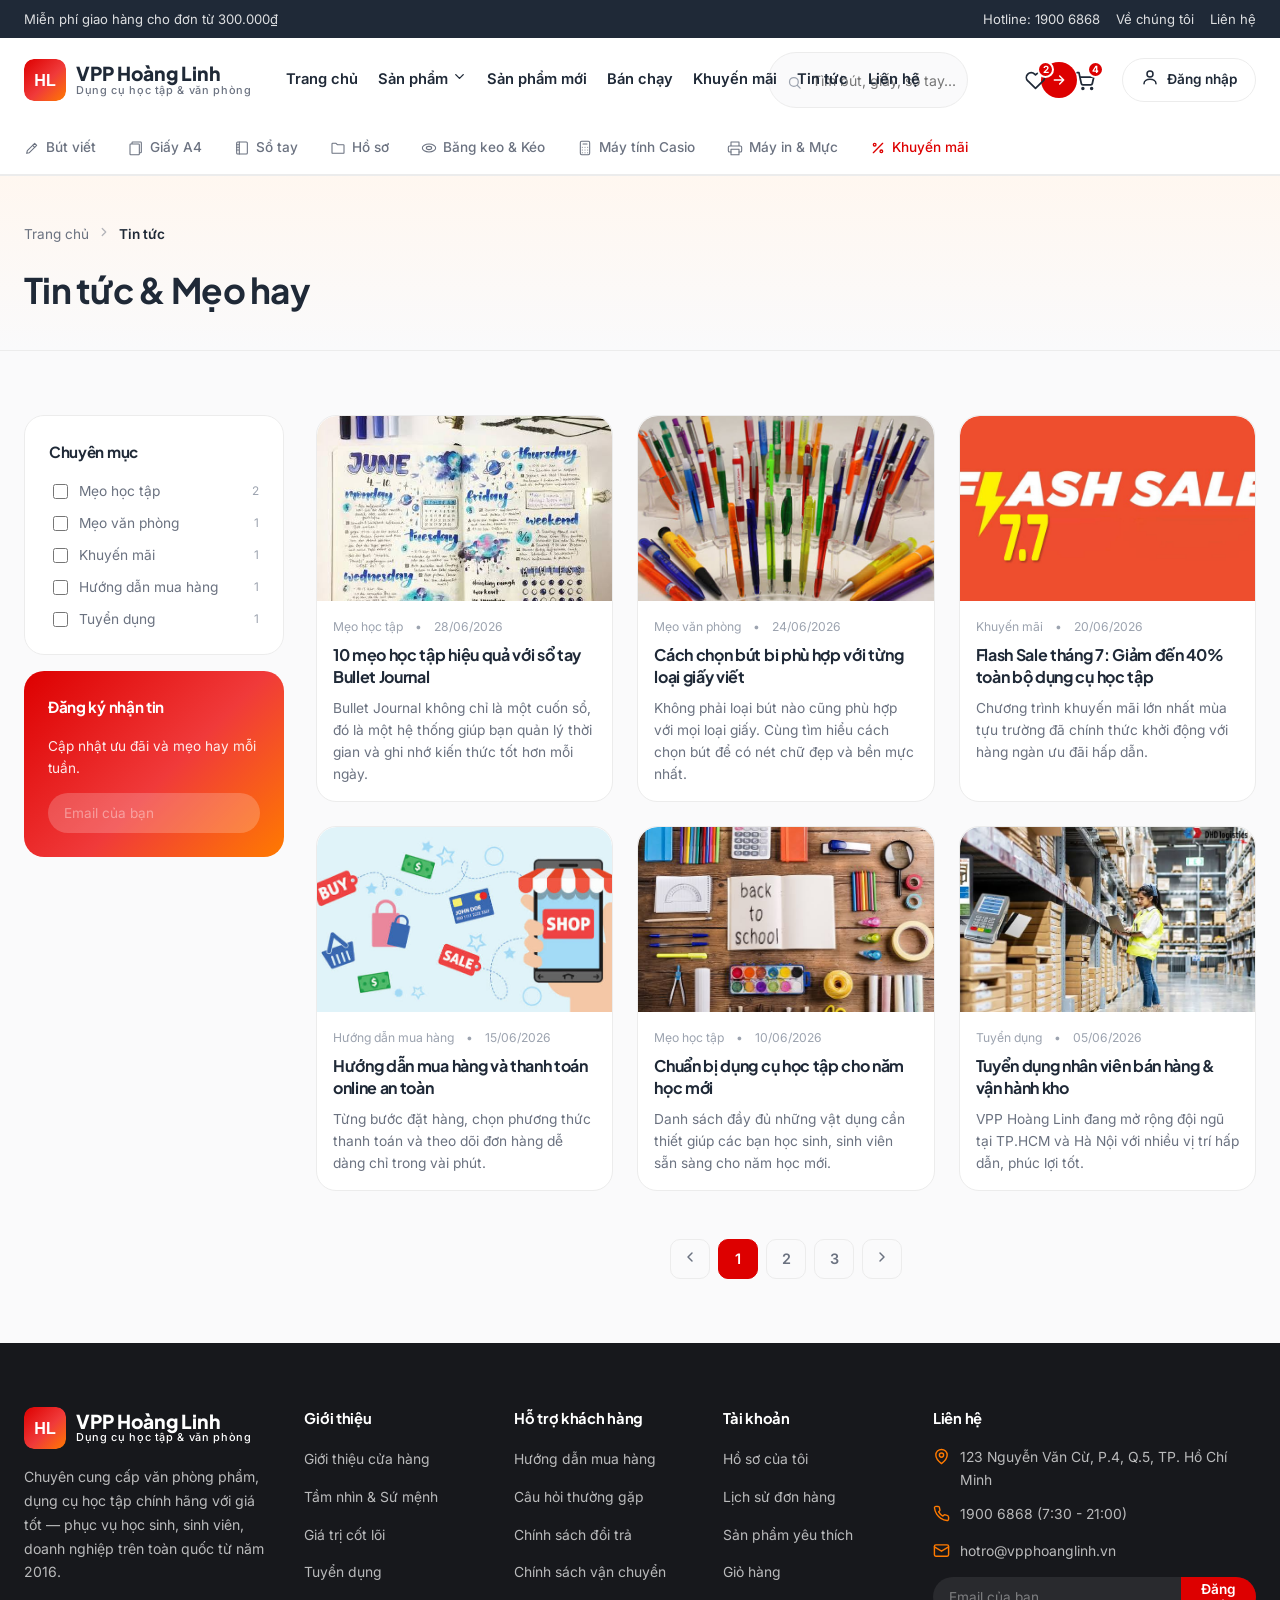
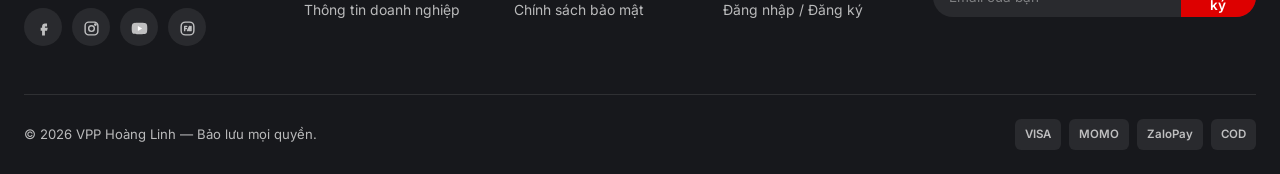
<file: news.html>
<!DOCTYPE html>
<html lang="vi">
<head>
<meta charset="UTF-8">
<meta name="viewport" content="width=device-width, initial-scale=1.0">
<title>Tin tức | VPP Hoàng Linh</title>
<meta name="description" content="Tin tức, mẹo học tập và mẹo văn phòng mới nhất.">
<link rel="icon" href="data:image/svg+xml,<svg xmlns=%22http://www.w3.org/2000/svg%22 viewBox=%220 0 24 24%22><rect width=%2224%22 height=%2224%22 rx=%226%22 fill=%22%23DD0000%22/><text x=%2212%22 y=%2217%22 font-size=%2214%22 fill=%22white%22 text-anchor=%22middle%22 font-family=%22Arial%22 font-weight=%22bold%22>HL</text></svg>">
<link rel="preconnect" href="https://fonts.googleapis.com">
<link href="https://fonts.googleapis.com/css2?family=Plus+Jakarta+Sans:wght@300;400;500;600;700;800&family=Inter:wght@300;400;500;600;700&display=swap" rel="stylesheet">
<link rel="stylesheet" href="css/variables.css">
<link rel="stylesheet" href="css/base.css">
<link rel="stylesheet" href="css/layout.css">
<link rel="stylesheet" href="css/home.css">
<link rel="stylesheet" href="css/product.css">
<link rel="stylesheet" href="css/cart.css">
<link rel="stylesheet" href="css/auth.css">
<link rel="stylesheet" href="css/responsive.css">
</head>

<body>
<!-- ============================== TOPBAR ============================== -->
<div class="topbar">
  <div class="container">
    <div class="topbar-left">
      <span>Miễn phí giao hàng cho đơn từ 300.000₫</span>
    </div>
    <div class="topbar-right">
      <a href="contact.html">Hotline: 1900 6868</a>
      <a href="about.html">Về chúng tôi</a>
      <a href="contact.html">Liên hệ</a>
    </div>
  </div>
</div>

<!-- ============================== HEADER ============================== -->
<header class="site-header" id="siteHeader">
  <div class="container header-main">
    <button class="mobile-toggle" id="mobileToggle" aria-label="Mở menu"><span data-icon="menu"></span></button>

    <a href="index.html" class="logo">
      <img class="logo-mark" src="images/logo/logo.svg" alt="VPP Hoàng Linh">
      <span class="logo-text">VPP Hoàng Linh<span>Dụng cụ học tập & văn phòng</span></span>
    </a>

    <nav class="main-nav">
      <ul>
        <li><a href="index.html" class="nav-link">Trang chủ</a></li>
        <li class="has-mega">
          <a href="products.html" class="nav-link">Sản phẩm <span data-icon="chevronDown"></span></a>
          <div class="mega-menu">
            <div class="mega-col">
              <h4>Bút viết</h4>
              <ul>
                <li><a href="products.html?cat=but-bi">Bút bi</a></li>
                <li><a href="products.html?cat=but-chi">Bút chì</a></li>
                <li><a href="products.html?cat=but-gel">Bút gel</a></li>
                <li><a href="products.html?cat=but-may">Bút máy</a></li>
                <li><a href="products.html?cat=but-long">Bút lông &amp; Highlight</a></li>
              </ul>
            </div>
            <div class="mega-col">
              <h4>Giấy &amp; Sổ</h4>
              <ul>
                <li><a href="products.html?cat=giay-a4">Giấy A4</a></li>
                <li><a href="products.html?cat=giay-a3">Giấy A3</a></li>
                <li><a href="products.html?cat=giay-note">Giấy Note</a></li>
                <li><a href="products.html?cat=giay-mau">Giấy màu</a></li>
                <li><a href="products.html?cat=so">Sổ tay</a></li>
              </ul>
            </div>
            <div class="mega-col">
              <h4>Dụng cụ &amp; Thiết bị</h4>
              <ul>
                <li><a href="products.html?cat=ho-so">Hồ sơ &amp; Kẹp file</a></li>
                <li><a href="products.html?cat=bang-keo">Băng keo &amp; Kéo</a></li>
                <li><a href="products.html?cat=may-tinh">Máy tính Casio</a></li>
                <li><a href="products.html?cat=may-in">Máy in &amp; Mực in</a></li>
                <li><a href="products.html?cat=phu-kien">Phụ kiện văn phòng</a></li>
              </ul>
            </div>
            <div class="mega-promo">
              <div>
                <strong>Flash Sale</strong><br>
                <span>Giảm đến 40% dụng cụ học tập</span>
              </div>
              <a href="products.html?cat=khuyen-mai" class="btn btn-sm" style="background:#fff;color:var(--color-primary)">Mua ngay</a>
            </div>
          </div>
        </li>
        <li><a href="products.html?filter=new" class="nav-link">Sản phẩm mới</a></li>
        <li><a href="products.html?filter=bestseller" class="nav-link">Bán chạy</a></li>
        <li><a href="products.html?filter=sale" class="nav-link">Khuyến mãi</a></li>
        <li><a href="news.html" class="nav-link">Tin tức</a></li>
        <li><a href="contact.html" class="nav-link">Liên hệ</a></li>
      </ul>
    </nav>

    <div class="header-actions">
      <button class="icon-btn mobile-search-toggle" id="mobileSearchToggle" aria-label="Tìm kiếm"><span data-icon="search"></span></button>
      <form class="header-search" role="search" onsubmit="return false;">
        <span data-icon="search" style="width:16px;height:16px;color:var(--color-text-muted)"></span>
        <input type="text" placeholder="Tìm bút, giấy, sổ tay...">
        <button type="submit" aria-label="Tìm kiếm"><span data-icon="arrowRight"></span></button>
      </form>
      <a href="wishlist.html" class="icon-btn" aria-label="Yêu thích">
        <span data-icon="heart"></span>
        <span class="count" id="wishlistCount">2</span>
      </a>
      <a href="cart.html" class="icon-btn" aria-label="Giỏ hàng">
        <span data-icon="cart"></span>
        <span class="count" id="cartCount">3</span>
      </a>
      <div class="header-cta">
        <a href="login.html" class="btn btn-outline btn-sm"><span data-icon="user"></span> Đăng nhập</a>
      </div>
    </div>
  </div>

  <!-- Mobile search bar -->
  <div class="container" id="mobileSearchBar" style="display:none; padding-bottom:14px;">
    <form class="header-search" style="width:100%" onsubmit="return false;">
      <span data-icon="search" style="width:16px;height:16px;color:var(--color-text-muted)"></span>
      <input type="text" placeholder="Tìm bút, giấy, sổ tay...">
      <button type="submit"><span data-icon="arrowRight"></span></button>
    </form>
  </div>

  <!-- Category quick strip -->
  <div class="category-strip">
    <div class="container">
      <a href="products.html?cat=but-bi"><span data-icon="pen" style="width:16px;height:16px"></span> Bút viết</a>
      <a href="products.html?cat=giay-a4"><span data-icon="paperStack" style="width:16px;height:16px"></span> Giấy A4</a>
      <a href="products.html?cat=so"><span data-icon="notebook" style="width:16px;height:16px"></span> Sổ tay</a>
      <a href="products.html?cat=ho-so"><span data-icon="folder" style="width:16px;height:16px"></span> Hồ sơ</a>
      <a href="products.html?cat=bang-keo"><span data-icon="tape" style="width:16px;height:16px"></span> Băng keo &amp; Kéo</a>
      <a href="products.html?cat=may-tinh"><span data-icon="calculator" style="width:16px;height:16px"></span> Máy tính Casio</a>
      <a href="products.html?cat=may-in"><span data-icon="printer" style="width:16px;height:16px"></span> Máy in &amp; Mực</a>
      <a href="products.html?filter=sale" style="color:var(--color-primary)"><span data-icon="percent" style="width:16px;height:16px"></span> Khuyến mãi</a>
    </div>
  </div>
</header>

<!-- ============================== MOBILE DRAWER ============================== -->
<div class="mobile-drawer" id="mobileDrawer">
  <div class="drawer-backdrop" id="drawerBackdrop"></div>
  <div class="drawer-panel">
    <button class="icon-btn drawer-close" id="drawerClose"><span data-icon="close"></span></button>
    <a href="index.html" class="logo">
      <img class="logo-mark" src="images/logo/logo.svg" alt="VPP Hoàng Linh">
      <span class="logo-text">VPP Hoàng Linh<span>Dụng cụ học tập &amp; văn phòng</span></span>
    </a>
    <ul>
      <li><a href="index.html">Trang chủ</a></li>
      <li>
        <button class="drawer-toggle-sub">Sản phẩm <span data-icon="chevronDown"></span></button>
        <ul class="drawer-sub">
          <li><a href="products.html?cat=but-bi">Bút viết</a></li>
          <li><a href="products.html?cat=giay-a4">Giấy &amp; Sổ</a></li>
          <li><a href="products.html?cat=ho-so">Hồ sơ &amp; Kẹp file</a></li>
          <li><a href="products.html?cat=may-tinh">Máy tính Casio</a></li>
          <li><a href="products.html?cat=may-in">Máy in &amp; Mực in</a></li>
        </ul>
      </li>
      <li><a href="products.html?filter=new">Sản phẩm mới</a></li>
      <li><a href="products.html?filter=bestseller">Bán chạy</a></li>
      <li><a href="products.html?filter=sale">Khuyến mãi</a></li>
      <li><a href="news.html">Tin tức</a></li>
      <li><a href="about.html">Giới thiệu</a></li>
      <li><a href="contact.html">Liên hệ</a></li>
      <li><a href="login.html">Đăng nhập / Đăng ký</a></li>
    </ul>
  </div>
</div>

<main>
  <div class="page-banner">
    <div class="container">
      <div class="breadcrumb"><a href="index.html">Trang chủ</a><span data-icon="chevronRight"></span><span class="current">Tin tức</span></div>
      <h1>Tin tức &amp; Mẹo hay</h1>
    </div>
  </div>

  <section class="section">
    <div class="container">
      <div class="shop-layout">
        <aside>
          <div class="filter-box">
            <h4>Chuyên mục</h4>
            <div class="filter-options" id="newsCatList" style="max-height:none"></div>
          </div>
          <div class="filter-box" style="background:var(--gradient-hero);border:none;color:#fff">
            <h4 style="color:#fff">Đăng ký nhận tin</h4>
            <p style="font-size:0.85rem;opacity:.9;margin-bottom:14px">Cập nhật ưu đãi và mẹo hay mỗi tuần.</p>
            <div class="footer-newsletter" style="background:rgba(255,255,255,.2)">
              <input type="email" placeholder="Email của bạn">
              <button type="button" style="background:#fff;color:var(--color-primary)">Gửi</button>
            </div>
          </div>
        </aside>

        <div>
          <div class="grid grid-3" id="newsGrid"></div>
          <div class="pagination">
            <button><span data-icon="chevronLeft"></span></button>
            <button class="active">1</button><button>2</button><button>3</button>
            <button><span data-icon="chevronRight"></span></button>
          </div>
        </div>
      </div>
    </div>
  </section>
</main>

<script>
  document.addEventListener('DOMContentLoaded', () => {
    const cats = [...new Set(NEWS.map(n => n.cat))];
    const catList = document.getElementById('newsCatList');
    if (catList) catList.innerHTML = cats.map(c => `<label class="fc"><span class="fc"><input type="checkbox"> ${c}</span><span class="count">${NEWS.filter(n=>n.cat===c).length}</span></label>`).join('');

    const grid = document.getElementById('newsGrid');
    if (grid) {
      grid.innerHTML = NEWS.map(n => `
        <a href="news-detail.html?id=${n.id}" class="card news-card">
          <div class="news-media"><img src="${n.image}" alt="${n.title}" loading="lazy"></div>
          <div class="news-body">
            <div class="news-meta"><span>${n.cat}</span><span>•</span><span>${n.date}</span></div>
            <h4>${n.title}</h4>
            <p>${n.excerpt}</p>
          </div>
        </a>`).join('');
      renderIcons(grid);
    }
  });
</script>

<footer class="site-footer">
  <div class="container">
    <div class="footer-top">
      <div class="footer-col footer-brand">
        <a href="index.html" class="logo">
          <img class="logo-mark" src="images/logo/logo.svg" alt="VPP Hoàng Linh">
          <span class="logo-text">VPP Hoàng Linh<span>Dụng cụ học tập &amp; văn phòng</span></span>
        </a>
        <p>Chuyên cung cấp văn phòng phẩm, dụng cụ học tập chính hãng với giá tốt — phục vụ học sinh, sinh viên, doanh nghiệp trên toàn quốc từ năm 2016.</p>
        <div class="footer-social">
          <a href="#" aria-label="Facebook"><span data-icon="facebook" style="width:16px;height:16px"></span></a>
          <a href="#" aria-label="Instagram"><span data-icon="instagram" style="width:16px;height:16px"></span></a>
          <a href="#" aria-label="Youtube"><span data-icon="youtube" style="width:16px;height:16px"></span></a>
          <a href="#" aria-label="Zalo"><span data-icon="zalo" style="width:16px;height:16px"></span></a>
        </div>
      </div>
      <div class="footer-col">
        <h5>Giới thiệu</h5>
        <ul>
          <li><a href="about.html">Giới thiệu cửa hàng</a></li>
          <li><a href="about.html#vision">Tầm nhìn &amp; Sứ mệnh</a></li>
          <li><a href="about.html#values">Giá trị cốt lõi</a></li>
          <li><a href="contact.html">Tuyển dụng</a></li>
          <li><a href="about.html#business">Thông tin doanh nghiệp</a></li>
        </ul>
      </div>
      <div class="footer-col">
        <h5>Hỗ trợ khách hàng</h5>
        <ul>
          <li><a href="faq.html">Hướng dẫn mua hàng</a></li>
          <li><a href="faq.html">Câu hỏi thường gặp</a></li>
          <li><a href="cart.html">Chính sách đổi trả</a></li>
          <li><a href="checkout.html">Chính sách vận chuyển</a></li>
          <li><a href="contact.html">Chính sách bảo mật</a></li>
        </ul>
      </div>
      <div class="footer-col">
        <h5>Tài khoản</h5>
        <ul>
          <li><a href="account.html">Hồ sơ của tôi</a></li>
          <li><a href="account.html">Lịch sử đơn hàng</a></li>
          <li><a href="wishlist.html">Sản phẩm yêu thích</a></li>
          <li><a href="cart.html">Giỏ hàng</a></li>
          <li><a href="login.html">Đăng nhập / Đăng ký</a></li>
        </ul>
      </div>
      <div class="footer-col">
        <h5>Liên hệ</h5>
        <ul class="footer-contact">
          <li><span data-icon="mapMarkerAlt"></span> 123 Nguyễn Văn Cừ, P.4, Q.5, TP. Hồ Chí Minh</li>
          <li><span data-icon="phone"></span> 1900 6868 (7:30 - 21:00)</li>
          <li><span data-icon="mail"></span> hotro@vpphoanglinh.vn</li>
        </ul>
        <div class="footer-newsletter">
          <input type="email" placeholder="Email của bạn">
          <button type="button">Đăng ký</button>
        </div>
      </div>
    </div>
    <div class="footer-bottom">
      <span>© 2026 VPP Hoàng Linh — Bảo lưu mọi quyền.</span>
      <div class="footer-payments">
        <span>VISA</span><span>MOMO</span><span>ZaloPay</span><span>COD</span>
      </div>
    </div>
  </div>
</footer>

<button class="back-to-top" id="backToTop" aria-label="Lên đầu trang"><span data-icon="arrowUp"></span></button>
<div class="toast-wrap" id="toastWrap"></div>

<script src="js/icons.js"></script>
<script src="js/data.js"></script>
<script src="js/main.js"></script>
<script src="js/slider.js"></script>
<script src="js/product.js"></script>
<script src="js/cart.js"></script>

</body>
</html>
</file>
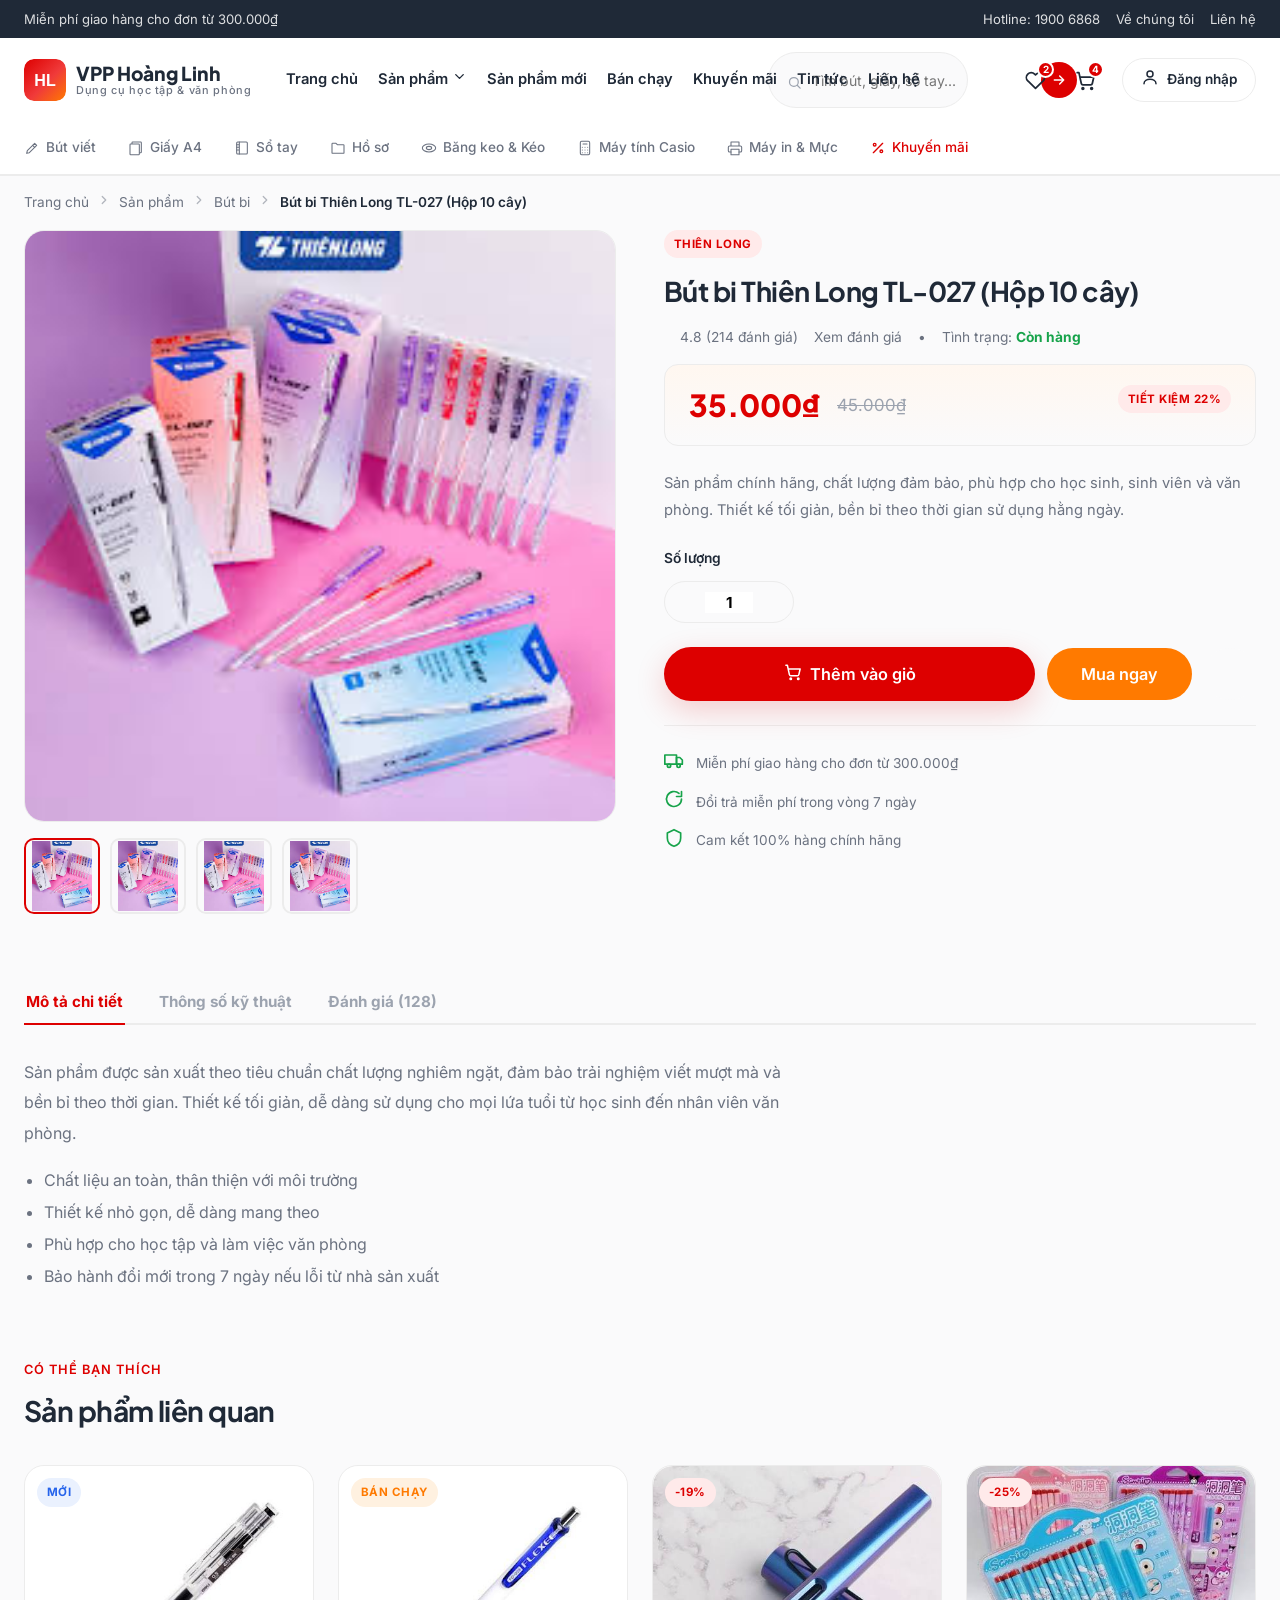
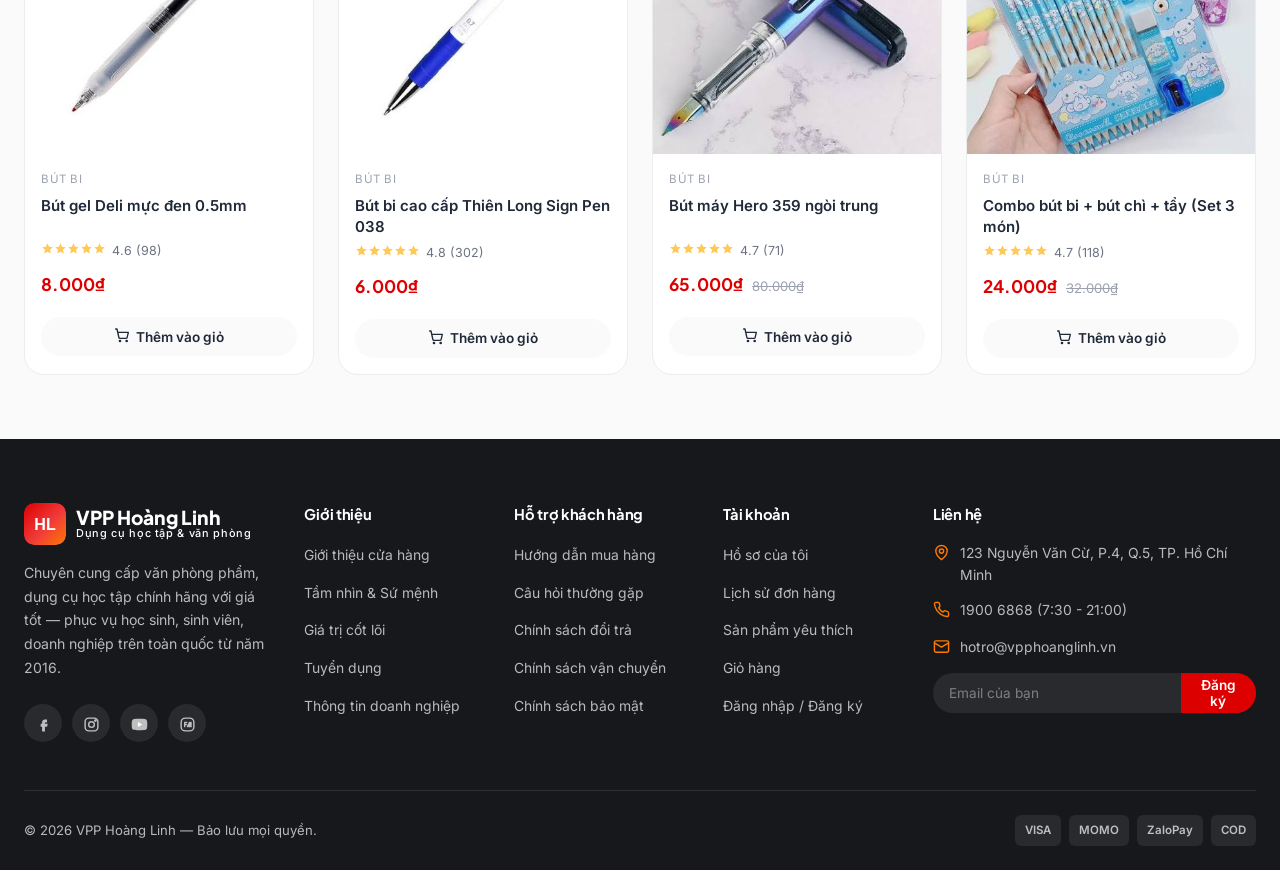
<file: product-detail.html>
<!DOCTYPE html>
<html lang="vi">
<head>
<meta charset="UTF-8">
<meta name="viewport" content="width=device-width, initial-scale=1.0">
<title>Chi tiết sản phẩm | VPP Hoàng Linh</title>
<meta name="description" content="Thông tin chi tiết, đánh giá và sản phẩm liên quan.">
<link rel="icon" href="data:image/svg+xml,<svg xmlns=%22http://www.w3.org/2000/svg%22 viewBox=%220 0 24 24%22><rect width=%2224%22 height=%2224%22 rx=%226%22 fill=%22%23DD0000%22/><text x=%2212%22 y=%2217%22 font-size=%2214%22 fill=%22white%22 text-anchor=%22middle%22 font-family=%22Arial%22 font-weight=%22bold%22>HL</text></svg>">
<link rel="preconnect" href="https://fonts.googleapis.com">
<link href="https://fonts.googleapis.com/css2?family=Plus+Jakarta+Sans:wght@300;400;500;600;700;800&family=Inter:wght@300;400;500;600;700&display=swap" rel="stylesheet">
<link rel="stylesheet" href="css/variables.css">
<link rel="stylesheet" href="css/base.css">
<link rel="stylesheet" href="css/layout.css">
<link rel="stylesheet" href="css/home.css">
<link rel="stylesheet" href="css/product.css">
<link rel="stylesheet" href="css/cart.css">
<link rel="stylesheet" href="css/auth.css">
<link rel="stylesheet" href="css/responsive.css">
</head>

<body>
<!-- ============================== TOPBAR ============================== -->
<div class="topbar">
  <div class="container">
    <div class="topbar-left">
      <span>Miễn phí giao hàng cho đơn từ 300.000₫</span>
    </div>
    <div class="topbar-right">
      <a href="contact.html">Hotline: 1900 6868</a>
      <a href="about.html">Về chúng tôi</a>
      <a href="contact.html">Liên hệ</a>
    </div>
  </div>
</div>

<!-- ============================== HEADER ============================== -->
<header class="site-header" id="siteHeader">
  <div class="container header-main">
    <button class="mobile-toggle" id="mobileToggle" aria-label="Mở menu"><span data-icon="menu"></span></button>

    <a href="index.html" class="logo">
      <img class="logo-mark" src="images/logo/logo.svg" alt="VPP Hoàng Linh">
      <span class="logo-text">VPP Hoàng Linh<span>Dụng cụ học tập & văn phòng</span></span>
    </a>

    <nav class="main-nav">
      <ul>
        <li><a href="index.html" class="nav-link">Trang chủ</a></li>
        <li class="has-mega">
          <a href="products.html" class="nav-link">Sản phẩm <span data-icon="chevronDown"></span></a>
          <div class="mega-menu">
            <div class="mega-col">
              <h4>Bút viết</h4>
              <ul>
                <li><a href="products.html?cat=but-bi">Bút bi</a></li>
                <li><a href="products.html?cat=but-chi">Bút chì</a></li>
                <li><a href="products.html?cat=but-gel">Bút gel</a></li>
                <li><a href="products.html?cat=but-may">Bút máy</a></li>
                <li><a href="products.html?cat=but-long">Bút lông &amp; Highlight</a></li>
              </ul>
            </div>
            <div class="mega-col">
              <h4>Giấy &amp; Sổ</h4>
              <ul>
                <li><a href="products.html?cat=giay-a4">Giấy A4</a></li>
                <li><a href="products.html?cat=giay-a3">Giấy A3</a></li>
                <li><a href="products.html?cat=giay-note">Giấy Note</a></li>
                <li><a href="products.html?cat=giay-mau">Giấy màu</a></li>
                <li><a href="products.html?cat=so">Sổ tay</a></li>
              </ul>
            </div>
            <div class="mega-col">
              <h4>Dụng cụ &amp; Thiết bị</h4>
              <ul>
                <li><a href="products.html?cat=ho-so">Hồ sơ &amp; Kẹp file</a></li>
                <li><a href="products.html?cat=bang-keo">Băng keo &amp; Kéo</a></li>
                <li><a href="products.html?cat=may-tinh">Máy tính Casio</a></li>
                <li><a href="products.html?cat=may-in">Máy in &amp; Mực in</a></li>
                <li><a href="products.html?cat=phu-kien">Phụ kiện văn phòng</a></li>
              </ul>
            </div>
            <div class="mega-promo">
              <div>
                <strong>Flash Sale</strong><br>
                <span>Giảm đến 40% dụng cụ học tập</span>
              </div>
              <a href="products.html?cat=khuyen-mai" class="btn btn-sm" style="background:#fff;color:var(--color-primary)">Mua ngay</a>
            </div>
          </div>
        </li>
        <li><a href="products.html?filter=new" class="nav-link">Sản phẩm mới</a></li>
        <li><a href="products.html?filter=bestseller" class="nav-link">Bán chạy</a></li>
        <li><a href="products.html?filter=sale" class="nav-link">Khuyến mãi</a></li>
        <li><a href="news.html" class="nav-link">Tin tức</a></li>
        <li><a href="contact.html" class="nav-link">Liên hệ</a></li>
      </ul>
    </nav>

    <div class="header-actions">
      <button class="icon-btn mobile-search-toggle" id="mobileSearchToggle" aria-label="Tìm kiếm"><span data-icon="search"></span></button>
      <form class="header-search" role="search" onsubmit="return false;">
        <span data-icon="search" style="width:16px;height:16px;color:var(--color-text-muted)"></span>
        <input type="text" placeholder="Tìm bút, giấy, sổ tay...">
        <button type="submit" aria-label="Tìm kiếm"><span data-icon="arrowRight"></span></button>
      </form>
      <a href="wishlist.html" class="icon-btn" aria-label="Yêu thích">
        <span data-icon="heart"></span>
        <span class="count" id="wishlistCount">2</span>
      </a>
      <a href="cart.html" class="icon-btn" aria-label="Giỏ hàng">
        <span data-icon="cart"></span>
        <span class="count" id="cartCount">3</span>
      </a>
      <div class="header-cta">
        <a href="login.html" class="btn btn-outline btn-sm"><span data-icon="user"></span> Đăng nhập</a>
      </div>
    </div>
  </div>

  <!-- Mobile search bar -->
  <div class="container" id="mobileSearchBar" style="display:none; padding-bottom:14px;">
    <form class="header-search" style="width:100%" onsubmit="return false;">
      <span data-icon="search" style="width:16px;height:16px;color:var(--color-text-muted)"></span>
      <input type="text" placeholder="Tìm bút, giấy, sổ tay...">
      <button type="submit"><span data-icon="arrowRight"></span></button>
    </form>
  </div>

  <!-- Category quick strip -->
  <div class="category-strip">
    <div class="container">
      <a href="products.html?cat=but-bi"><span data-icon="pen" style="width:16px;height:16px"></span> Bút viết</a>
      <a href="products.html?cat=giay-a4"><span data-icon="paperStack" style="width:16px;height:16px"></span> Giấy A4</a>
      <a href="products.html?cat=so"><span data-icon="notebook" style="width:16px;height:16px"></span> Sổ tay</a>
      <a href="products.html?cat=ho-so"><span data-icon="folder" style="width:16px;height:16px"></span> Hồ sơ</a>
      <a href="products.html?cat=bang-keo"><span data-icon="tape" style="width:16px;height:16px"></span> Băng keo &amp; Kéo</a>
      <a href="products.html?cat=may-tinh"><span data-icon="calculator" style="width:16px;height:16px"></span> Máy tính Casio</a>
      <a href="products.html?cat=may-in"><span data-icon="printer" style="width:16px;height:16px"></span> Máy in &amp; Mực</a>
      <a href="products.html?filter=sale" style="color:var(--color-primary)"><span data-icon="percent" style="width:16px;height:16px"></span> Khuyến mãi</a>
    </div>
  </div>
</header>

<!-- ============================== MOBILE DRAWER ============================== -->
<div class="mobile-drawer" id="mobileDrawer">
  <div class="drawer-backdrop" id="drawerBackdrop"></div>
  <div class="drawer-panel">
    <button class="icon-btn drawer-close" id="drawerClose"><span data-icon="close"></span></button>
    <a href="index.html" class="logo">
      <img class="logo-mark" src="images/logo/logo.svg" alt="VPP Hoàng Linh">
      <span class="logo-text">VPP Hoàng Linh<span>Dụng cụ học tập &amp; văn phòng</span></span>
    </a>
    <ul>
      <li><a href="index.html">Trang chủ</a></li>
      <li>
        <button class="drawer-toggle-sub">Sản phẩm <span data-icon="chevronDown"></span></button>
        <ul class="drawer-sub">
          <li><a href="products.html?cat=but-bi">Bút viết</a></li>
          <li><a href="products.html?cat=giay-a4">Giấy &amp; Sổ</a></li>
          <li><a href="products.html?cat=ho-so">Hồ sơ &amp; Kẹp file</a></li>
          <li><a href="products.html?cat=may-tinh">Máy tính Casio</a></li>
          <li><a href="products.html?cat=may-in">Máy in &amp; Mực in</a></li>
        </ul>
      </li>
      <li><a href="products.html?filter=new">Sản phẩm mới</a></li>
      <li><a href="products.html?filter=bestseller">Bán chạy</a></li>
      <li><a href="products.html?filter=sale">Khuyến mãi</a></li>
      <li><a href="news.html">Tin tức</a></li>
      <li><a href="about.html">Giới thiệu</a></li>
      <li><a href="contact.html">Liên hệ</a></li>
      <li><a href="login.html">Đăng nhập / Đăng ký</a></li>
    </ul>
  </div>
</div>

<main id="pdWrap">
  <div class="container">
    <div class="breadcrumb">
      <a href="index.html">Trang chủ</a><span data-icon="chevronRight"></span>
      <a href="products.html">Sản phẩm</a><span data-icon="chevronRight"></span>
      <a href="#" id="pdBreadcrumbCat">Danh mục</a><span data-icon="chevronRight"></span>
      <span class="current" id="pdBreadcrumbName">Chi tiết sản phẩm</span>
    </div>
  </div>

  <section class="section" style="padding-top:0">
    <div class="container">
      <div class="pd-layout">
        <!-- GALLERY -->
        <div>
          <div class="pd-gallery-main" id="pdMainImage"></div>
          <div class="pd-thumbs" id="pdThumbs"></div>
        </div>

        <!-- INFO -->
        <div class="pd-info">
          <span class="badge badge-primary" id="pdBrand">Thương hiệu</span>
          <h1 id="pdName">Tên sản phẩm</h1>
          <div class="pd-meta-row">
            <span id="pdRatingStars"></span>
            <span id="pdRatingText"></span>
            <a href="#reviewsPanel">Xem đánh giá</a>
            <span>•</span>
            <span>Tình trạng: <strong style="color:var(--color-success)">Còn hàng</strong></span>
          </div>

          <div class="pd-price-box">
            <span class="now" id="pdPriceNow"></span>
            <span class="old" id="pdPriceOld"></span>
            <span class="save" id="pdSave"></span>
          </div>

          <p class="pd-desc">Sản phẩm chính hãng, chất lượng đảm bảo, phù hợp cho học sinh, sinh viên và văn phòng. Thiết kế tối giản, bền bỉ theo thời gian sử dụng hằng ngày.</p>

          <div class="pd-option-group">
            <label>Số lượng</label>
            <div class="qty-stepper">
              <button id="pdQtyMinus"><span data-icon="minus"></span></button>
              <input type="text" id="pdQty" value="1" readonly>
              <button id="pdQtyPlus"><span data-icon="plus"></span></button>
            </div>
          </div>

          <div class="pd-actions">
            <button class="btn btn-primary btn-lg" id="pdAddToCart"><span data-icon="cart"></span> Thêm vào giỏ</button>
            <button class="btn btn-secondary btn-lg" id="pdBuyNow">Mua ngay</button>
            <button class="btn-icon" id="pdWishlistBtn" aria-label="Yêu thích" style="width:52px;height:52px"><span data-icon="heart"></span></button>
          </div>

          <ul class="pd-trust-list">
            <li><span data-icon="truck"></span> Miễn phí giao hàng cho đơn từ 300.000₫</li>
            <li><span data-icon="refresh"></span> Đổi trả miễn phí trong vòng 7 ngày</li>
            <li><span data-icon="shield"></span> Cam kết 100% hàng chính hãng</li>
          </ul>
        </div>
      </div>

      <!-- TABS -->
      <div class="pd-tabs">
        <div class="pd-tab-nav">
          <button class="active" data-tab="tabDesc">Mô tả chi tiết</button>
          <button data-tab="tabSpec">Thông số kỹ thuật</button>
          <button data-tab="tabReview">Đánh giá (128)</button>
        </div>

        <div class="pd-tab-panel active" id="tabDesc">
          <p style="color:var(--color-text-secondary);max-width:760px;line-height:1.9;margin-bottom:16px">Sản phẩm được sản xuất theo tiêu chuẩn chất lượng nghiêm ngặt, đảm bảo trải nghiệm viết mượt mà và bền bỉ theo thời gian. Thiết kế tối giản, dễ dàng sử dụng cho mọi lứa tuổi từ học sinh đến nhân viên văn phòng.</p>
          <ul style="color:var(--color-text-secondary);max-width:760px;line-height:2;padding-left:20px;list-style:disc">
            <li>Chất liệu an toàn, thân thiện với môi trường</li>
            <li>Thiết kế nhỏ gọn, dễ dàng mang theo</li>
            <li>Phù hợp cho học tập và làm việc văn phòng</li>
            <li>Bảo hành đổi mới trong 7 ngày nếu lỗi từ nhà sản xuất</li>
          </ul>
        </div>

        <div class="pd-tab-panel" id="tabSpec">
          <table class="spec-table">
            <tr><td>Thương hiệu</td><td id="specBrand">—</td></tr>
            <tr><td>Xuất xứ</td><td>Việt Nam</td></tr>
            <tr><td>Chất liệu</td><td>Nhựa ABS / Giấy cao cấp</td></tr>
            <tr><td>Trọng lượng</td><td>~50g</td></tr>
            <tr><td>Bảo hành</td><td>7 ngày đổi mới</td></tr>
            <tr><td>Xuất hóa đơn</td><td>Có (VAT theo yêu cầu)</td></tr>
          </table>
        </div>

        <div class="pd-tab-panel" id="tabReview" id="reviewsPanel">
          <div class="review-summary">
            <div class="review-score">
              <strong>4.8</strong>
              <div class="stars"><span data-icon="star"></span><span data-icon="star"></span><span data-icon="star"></span><span data-icon="star"></span><span data-icon="star"></span></div>
              <span>128 đánh giá</span>
            </div>
            <div class="review-bars">
              <div class="review-bar"><span class="label">5 sao</span><div class="bar"><span style="width:78%"></span></div><span class="val">78%</span></div>
              <div class="review-bar"><span class="label">4 sao</span><div class="bar"><span style="width:14%"></span></div><span class="val">14%</span></div>
              <div class="review-bar"><span class="label">3 sao</span><div class="bar"><span style="width:5%"></span></div><span class="val">5%</span></div>
              <div class="review-bar"><span class="label">2 sao</span><div class="bar"><span style="width:2%"></span></div><span class="val">2%</span></div>
              <div class="review-bar"><span class="label">1 sao</span><div class="bar"><span style="width:1%"></span></div><span class="val">1%</span></div>
            </div>
          </div>

          <div class="review-item">
            <div class="testi-avatar">H</div>
            <div style="flex:1">
              <div class="review-head"><strong>Hoàng Minh</strong><span class="review-date">2 ngày trước</span></div>
              <div class="stars"><span data-icon="star"></span><span data-icon="star"></span><span data-icon="star"></span><span data-icon="star"></span><span data-icon="star"></span></div>
              <p>Sản phẩm đúng như mô tả, đóng gói cẩn thận, giao hàng nhanh. Rất đáng tiền!</p>
              <span class="review-verified"><span data-icon="checkCircle"></span> Đã mua hàng</span>
            </div>
          </div>
          <div class="review-item">
            <div class="testi-avatar">T</div>
            <div style="flex:1">
              <div class="review-head"><strong>Thu Trang</strong><span class="review-date">1 tuần trước</span></div>
              <div class="stars"><span data-icon="star"></span><span data-icon="star"></span><span data-icon="star"></span><span data-icon="star"></span><span data-icon="starOutline"></span></div>
              <p>Chất lượng ổn so với giá tiền, sẽ ủng hộ shop thêm lần nữa.</p>
              <span class="review-verified"><span data-icon="checkCircle"></span> Đã mua hàng</span>
            </div>
          </div>
        </div>
      </div>

      <!-- RELATED -->
      <div class="section-head" style="margin-top:var(--space-8)">
        <div><span class="eyebrow">Có thể bạn thích</span><h2>Sản phẩm liên quan</h2></div>
      </div>
      <div class="grid grid-4" id="relatedTrack"></div>
    </div>
  </section>
</main>

<script>
  document.addEventListener('DOMContentLoaded', () => {
    const params = new URLSearchParams(window.location.search);
    const p = getProduct(params.get('id') || 1) || PRODUCTS[0];
    const specBrand = document.getElementById('specBrand');
    if (specBrand) specBrand.textContent = p.brand;
  });
</script>

<footer class="site-footer">
  <div class="container">
    <div class="footer-top">
      <div class="footer-col footer-brand">
        <a href="index.html" class="logo">
          <img class="logo-mark" src="images/logo/logo.svg" alt="VPP Hoàng Linh">
          <span class="logo-text">VPP Hoàng Linh<span>Dụng cụ học tập &amp; văn phòng</span></span>
        </a>
        <p>Chuyên cung cấp văn phòng phẩm, dụng cụ học tập chính hãng với giá tốt — phục vụ học sinh, sinh viên, doanh nghiệp trên toàn quốc từ năm 2016.</p>
        <div class="footer-social">
          <a href="#" aria-label="Facebook"><span data-icon="facebook" style="width:16px;height:16px"></span></a>
          <a href="#" aria-label="Instagram"><span data-icon="instagram" style="width:16px;height:16px"></span></a>
          <a href="#" aria-label="Youtube"><span data-icon="youtube" style="width:16px;height:16px"></span></a>
          <a href="#" aria-label="Zalo"><span data-icon="zalo" style="width:16px;height:16px"></span></a>
        </div>
      </div>
      <div class="footer-col">
        <h5>Giới thiệu</h5>
        <ul>
          <li><a href="about.html">Giới thiệu cửa hàng</a></li>
          <li><a href="about.html#vision">Tầm nhìn &amp; Sứ mệnh</a></li>
          <li><a href="about.html#values">Giá trị cốt lõi</a></li>
          <li><a href="contact.html">Tuyển dụng</a></li>
          <li><a href="about.html#business">Thông tin doanh nghiệp</a></li>
        </ul>
      </div>
      <div class="footer-col">
        <h5>Hỗ trợ khách hàng</h5>
        <ul>
          <li><a href="faq.html">Hướng dẫn mua hàng</a></li>
          <li><a href="faq.html">Câu hỏi thường gặp</a></li>
          <li><a href="cart.html">Chính sách đổi trả</a></li>
          <li><a href="checkout.html">Chính sách vận chuyển</a></li>
          <li><a href="contact.html">Chính sách bảo mật</a></li>
        </ul>
      </div>
      <div class="footer-col">
        <h5>Tài khoản</h5>
        <ul>
          <li><a href="account.html">Hồ sơ của tôi</a></li>
          <li><a href="account.html">Lịch sử đơn hàng</a></li>
          <li><a href="wishlist.html">Sản phẩm yêu thích</a></li>
          <li><a href="cart.html">Giỏ hàng</a></li>
          <li><a href="login.html">Đăng nhập / Đăng ký</a></li>
        </ul>
      </div>
      <div class="footer-col">
        <h5>Liên hệ</h5>
        <ul class="footer-contact">
          <li><span data-icon="mapMarkerAlt"></span> 123 Nguyễn Văn Cừ, P.4, Q.5, TP. Hồ Chí Minh</li>
          <li><span data-icon="phone"></span> 1900 6868 (7:30 - 21:00)</li>
          <li><span data-icon="mail"></span> hotro@vpphoanglinh.vn</li>
        </ul>
        <div class="footer-newsletter">
          <input type="email" placeholder="Email của bạn">
          <button type="button">Đăng ký</button>
        </div>
      </div>
    </div>
    <div class="footer-bottom">
      <span>© 2026 VPP Hoàng Linh — Bảo lưu mọi quyền.</span>
      <div class="footer-payments">
        <span>VISA</span><span>MOMO</span><span>ZaloPay</span><span>COD</span>
      </div>
    </div>
  </div>
</footer>

<button class="back-to-top" id="backToTop" aria-label="Lên đầu trang"><span data-icon="arrowUp"></span></button>
<div class="toast-wrap" id="toastWrap"></div>

<script src="js/icons.js"></script>
<script src="js/data.js"></script>
<script src="js/main.js"></script>
<script src="js/slider.js"></script>
<script src="js/product.js"></script>
<script src="js/cart.js"></script>

</body>
</html>
</file>
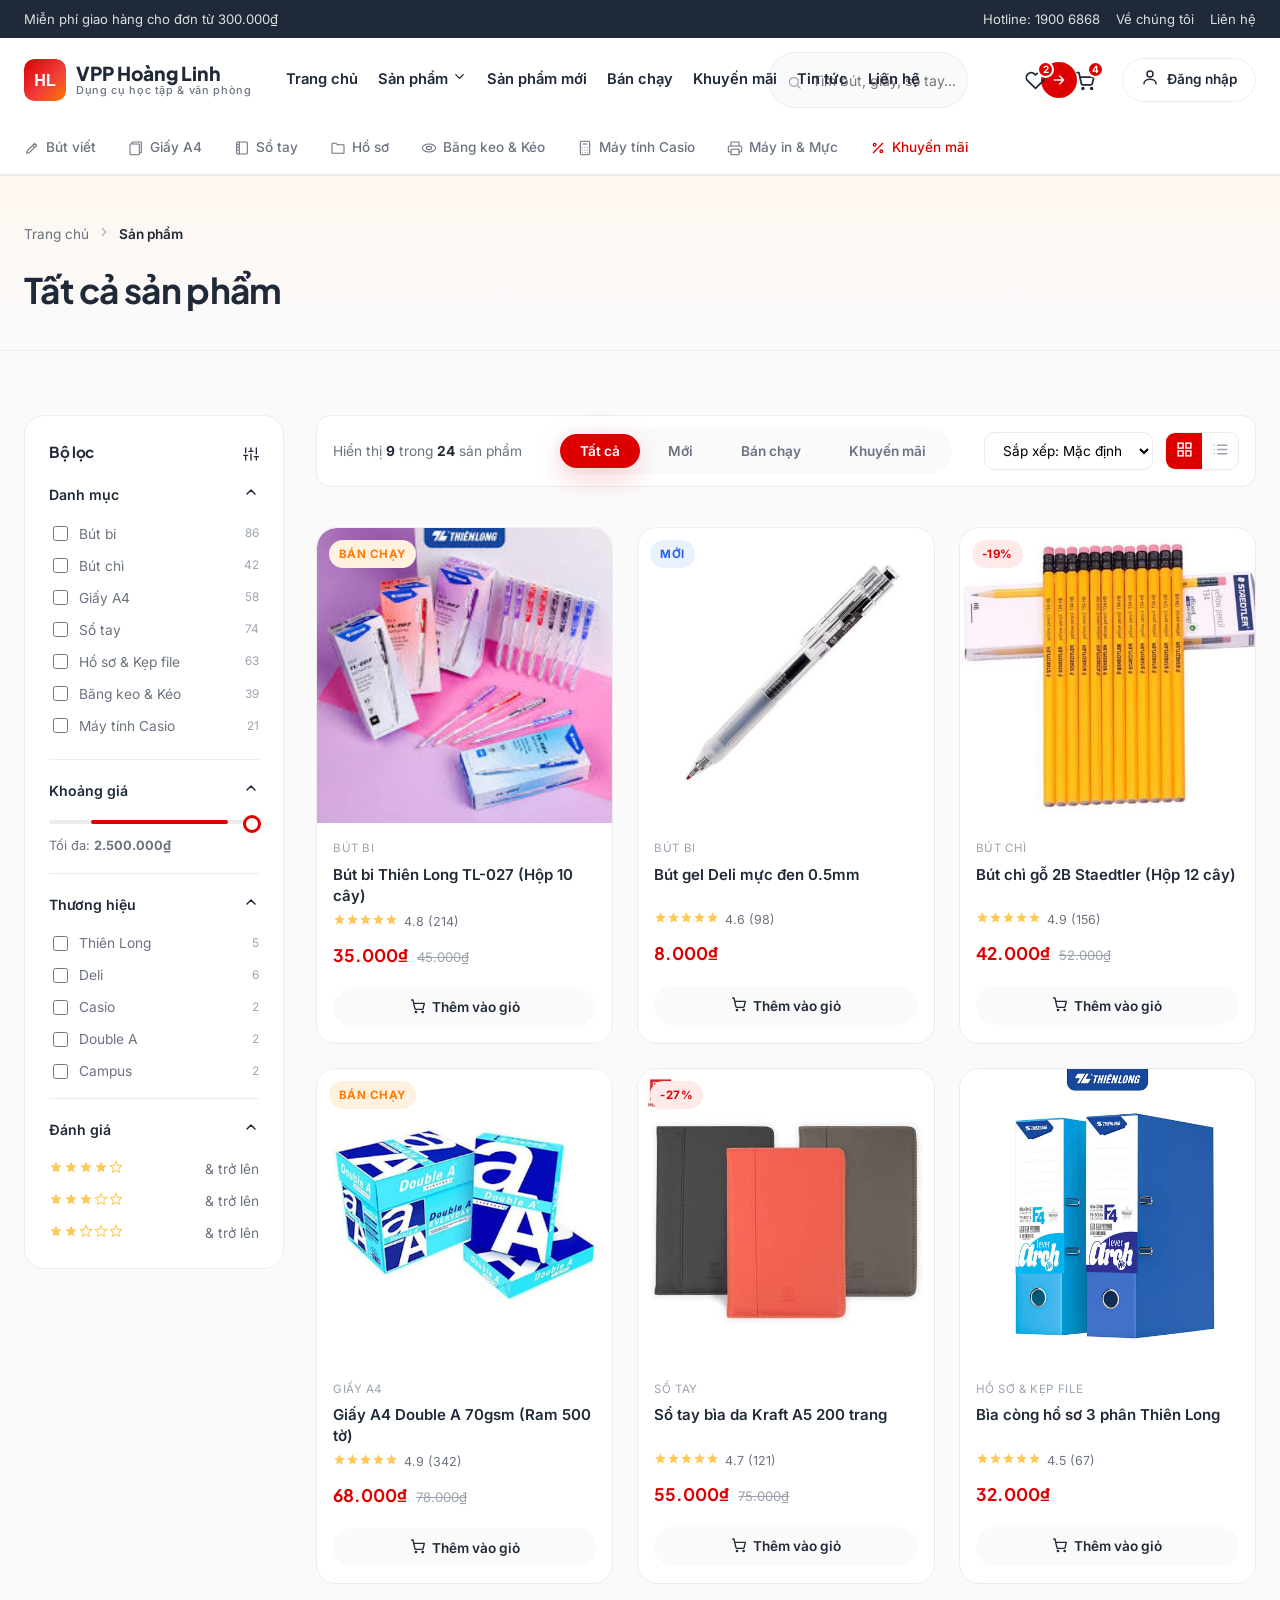
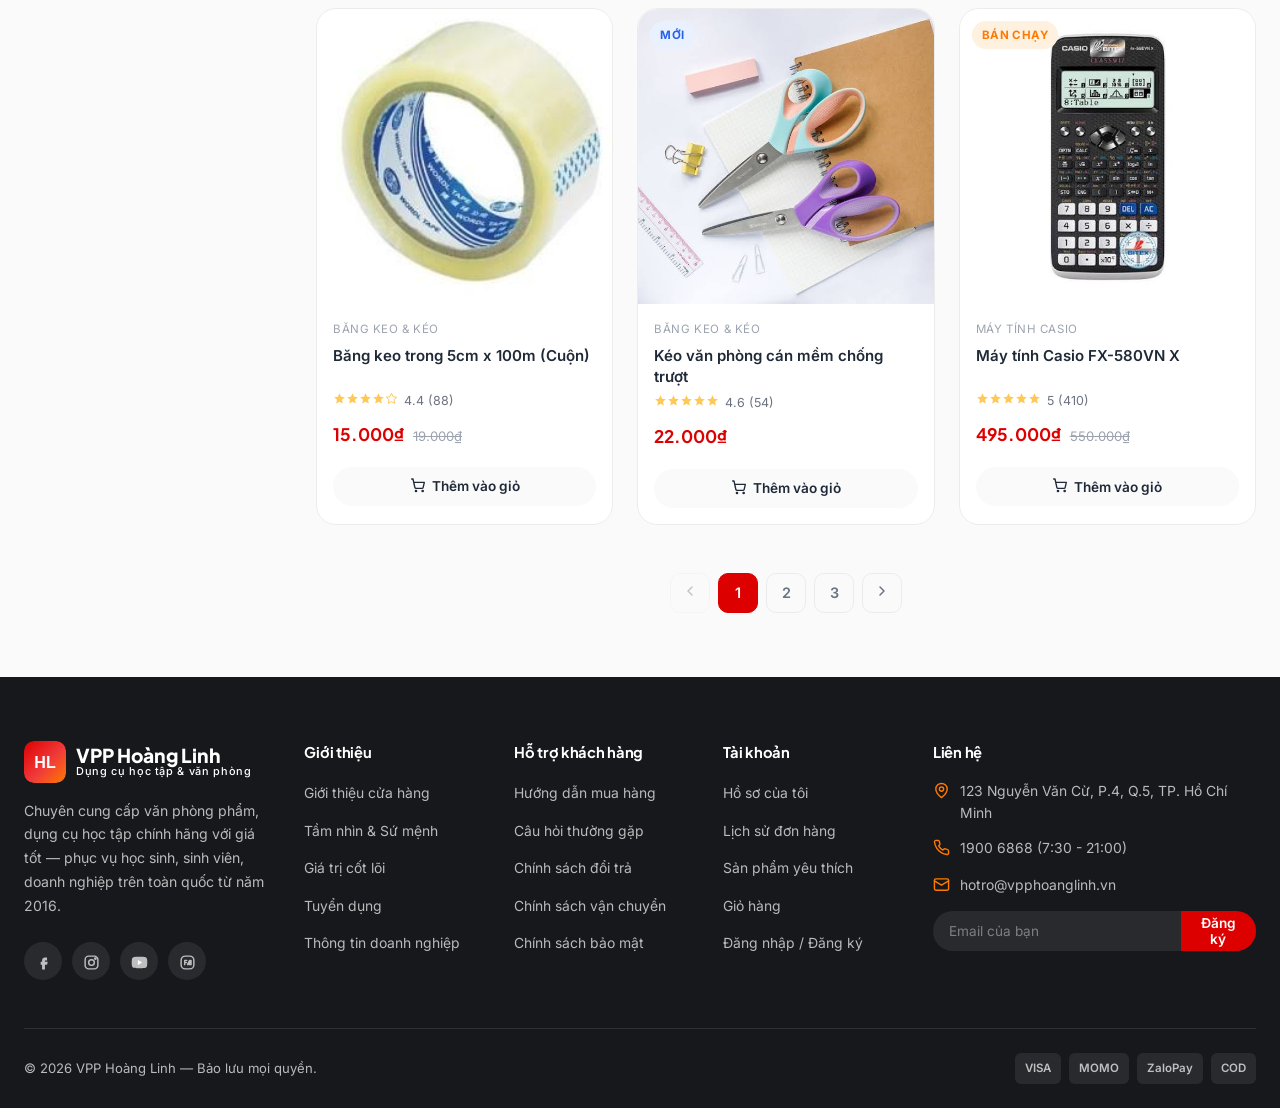
<file: products.html>
<!DOCTYPE html>
<html lang="vi">
<head>
<meta charset="UTF-8">
<meta name="viewport" content="width=device-width, initial-scale=1.0">
<title>Sản phẩm | VPP Hoàng Linh</title>
<meta name="description" content="Danh sách sản phẩm văn phòng phẩm: bút, giấy, sổ, dụng cụ học tập và thiết bị văn phòng.">
<link rel="icon" href="data:image/svg+xml,<svg xmlns=%22http://www.w3.org/2000/svg%22 viewBox=%220 0 24 24%22><rect width=%2224%22 height=%2224%22 rx=%226%22 fill=%22%23DD0000%22/><text x=%2212%22 y=%2217%22 font-size=%2214%22 fill=%22white%22 text-anchor=%22middle%22 font-family=%22Arial%22 font-weight=%22bold%22>HL</text></svg>">
<link rel="preconnect" href="https://fonts.googleapis.com">
<link href="https://fonts.googleapis.com/css2?family=Plus+Jakarta+Sans:wght@300;400;500;600;700;800&family=Inter:wght@300;400;500;600;700&display=swap" rel="stylesheet">
<link rel="stylesheet" href="css/variables.css">
<link rel="stylesheet" href="css/base.css">
<link rel="stylesheet" href="css/layout.css">
<link rel="stylesheet" href="css/home.css">
<link rel="stylesheet" href="css/product.css">
<link rel="stylesheet" href="css/cart.css">
<link rel="stylesheet" href="css/auth.css">
<link rel="stylesheet" href="css/responsive.css">
</head>

<body>
<!-- ============================== TOPBAR ============================== -->
<div class="topbar">
  <div class="container">
    <div class="topbar-left">
      <span>Miễn phí giao hàng cho đơn từ 300.000₫</span>
    </div>
    <div class="topbar-right">
      <a href="contact.html">Hotline: 1900 6868</a>
      <a href="about.html">Về chúng tôi</a>
      <a href="contact.html">Liên hệ</a>
    </div>
  </div>
</div>

<!-- ============================== HEADER ============================== -->
<header class="site-header" id="siteHeader">
  <div class="container header-main">
    <button class="mobile-toggle" id="mobileToggle" aria-label="Mở menu"><span data-icon="menu"></span></button>

    <a href="index.html" class="logo">
      <img class="logo-mark" src="images/logo/logo.svg" alt="VPP Hoàng Linh">
      <span class="logo-text">VPP Hoàng Linh<span>Dụng cụ học tập & văn phòng</span></span>
    </a>

    <nav class="main-nav">
      <ul>
        <li><a href="index.html" class="nav-link">Trang chủ</a></li>
        <li class="has-mega">
          <a href="products.html" class="nav-link">Sản phẩm <span data-icon="chevronDown"></span></a>
          <div class="mega-menu">
            <div class="mega-col">
              <h4>Bút viết</h4>
              <ul>
                <li><a href="products.html?cat=but-bi">Bút bi</a></li>
                <li><a href="products.html?cat=but-chi">Bút chì</a></li>
                <li><a href="products.html?cat=but-gel">Bút gel</a></li>
                <li><a href="products.html?cat=but-may">Bút máy</a></li>
                <li><a href="products.html?cat=but-long">Bút lông &amp; Highlight</a></li>
              </ul>
            </div>
            <div class="mega-col">
              <h4>Giấy &amp; Sổ</h4>
              <ul>
                <li><a href="products.html?cat=giay-a4">Giấy A4</a></li>
                <li><a href="products.html?cat=giay-a3">Giấy A3</a></li>
                <li><a href="products.html?cat=giay-note">Giấy Note</a></li>
                <li><a href="products.html?cat=giay-mau">Giấy màu</a></li>
                <li><a href="products.html?cat=so">Sổ tay</a></li>
              </ul>
            </div>
            <div class="mega-col">
              <h4>Dụng cụ &amp; Thiết bị</h4>
              <ul>
                <li><a href="products.html?cat=ho-so">Hồ sơ &amp; Kẹp file</a></li>
                <li><a href="products.html?cat=bang-keo">Băng keo &amp; Kéo</a></li>
                <li><a href="products.html?cat=may-tinh">Máy tính Casio</a></li>
                <li><a href="products.html?cat=may-in">Máy in &amp; Mực in</a></li>
                <li><a href="products.html?cat=phu-kien">Phụ kiện văn phòng</a></li>
              </ul>
            </div>
            <div class="mega-promo">
              <div>
                <strong>Flash Sale</strong><br>
                <span>Giảm đến 40% dụng cụ học tập</span>
              </div>
              <a href="products.html?cat=khuyen-mai" class="btn btn-sm" style="background:#fff;color:var(--color-primary)">Mua ngay</a>
            </div>
          </div>
        </li>
        <li><a href="products.html?filter=new" class="nav-link">Sản phẩm mới</a></li>
        <li><a href="products.html?filter=bestseller" class="nav-link">Bán chạy</a></li>
        <li><a href="products.html?filter=sale" class="nav-link">Khuyến mãi</a></li>
        <li><a href="news.html" class="nav-link">Tin tức</a></li>
        <li><a href="contact.html" class="nav-link">Liên hệ</a></li>
      </ul>
    </nav>

    <div class="header-actions">
      <button class="icon-btn mobile-search-toggle" id="mobileSearchToggle" aria-label="Tìm kiếm"><span data-icon="search"></span></button>
      <form class="header-search" role="search" onsubmit="return false;">
        <span data-icon="search" style="width:16px;height:16px;color:var(--color-text-muted)"></span>
        <input type="text" placeholder="Tìm bút, giấy, sổ tay...">
        <button type="submit" aria-label="Tìm kiếm"><span data-icon="arrowRight"></span></button>
      </form>
      <a href="wishlist.html" class="icon-btn" aria-label="Yêu thích">
        <span data-icon="heart"></span>
        <span class="count" id="wishlistCount">2</span>
      </a>
      <a href="cart.html" class="icon-btn" aria-label="Giỏ hàng">
        <span data-icon="cart"></span>
        <span class="count" id="cartCount">3</span>
      </a>
      <div class="header-cta">
        <a href="login.html" class="btn btn-outline btn-sm"><span data-icon="user"></span> Đăng nhập</a>
      </div>
    </div>
  </div>

  <!-- Mobile search bar -->
  <div class="container" id="mobileSearchBar" style="display:none; padding-bottom:14px;">
    <form class="header-search" style="width:100%" onsubmit="return false;">
      <span data-icon="search" style="width:16px;height:16px;color:var(--color-text-muted)"></span>
      <input type="text" placeholder="Tìm bút, giấy, sổ tay...">
      <button type="submit"><span data-icon="arrowRight"></span></button>
    </form>
  </div>

  <!-- Category quick strip -->
  <div class="category-strip">
    <div class="container">
      <a href="products.html?cat=but-bi"><span data-icon="pen" style="width:16px;height:16px"></span> Bút viết</a>
      <a href="products.html?cat=giay-a4"><span data-icon="paperStack" style="width:16px;height:16px"></span> Giấy A4</a>
      <a href="products.html?cat=so"><span data-icon="notebook" style="width:16px;height:16px"></span> Sổ tay</a>
      <a href="products.html?cat=ho-so"><span data-icon="folder" style="width:16px;height:16px"></span> Hồ sơ</a>
      <a href="products.html?cat=bang-keo"><span data-icon="tape" style="width:16px;height:16px"></span> Băng keo &amp; Kéo</a>
      <a href="products.html?cat=may-tinh"><span data-icon="calculator" style="width:16px;height:16px"></span> Máy tính Casio</a>
      <a href="products.html?cat=may-in"><span data-icon="printer" style="width:16px;height:16px"></span> Máy in &amp; Mực</a>
      <a href="products.html?filter=sale" style="color:var(--color-primary)"><span data-icon="percent" style="width:16px;height:16px"></span> Khuyến mãi</a>
    </div>
  </div>
</header>

<!-- ============================== MOBILE DRAWER ============================== -->
<div class="mobile-drawer" id="mobileDrawer">
  <div class="drawer-backdrop" id="drawerBackdrop"></div>
  <div class="drawer-panel">
    <button class="icon-btn drawer-close" id="drawerClose"><span data-icon="close"></span></button>
    <a href="index.html" class="logo">
      <img class="logo-mark" src="images/logo/logo.svg" alt="VPP Hoàng Linh">
      <span class="logo-text">VPP Hoàng Linh<span>Dụng cụ học tập &amp; văn phòng</span></span>
    </a>
    <ul>
      <li><a href="index.html">Trang chủ</a></li>
      <li>
        <button class="drawer-toggle-sub">Sản phẩm <span data-icon="chevronDown"></span></button>
        <ul class="drawer-sub">
          <li><a href="products.html?cat=but-bi">Bút viết</a></li>
          <li><a href="products.html?cat=giay-a4">Giấy &amp; Sổ</a></li>
          <li><a href="products.html?cat=ho-so">Hồ sơ &amp; Kẹp file</a></li>
          <li><a href="products.html?cat=may-tinh">Máy tính Casio</a></li>
          <li><a href="products.html?cat=may-in">Máy in &amp; Mực in</a></li>
        </ul>
      </li>
      <li><a href="products.html?filter=new">Sản phẩm mới</a></li>
      <li><a href="products.html?filter=bestseller">Bán chạy</a></li>
      <li><a href="products.html?filter=sale">Khuyến mãi</a></li>
      <li><a href="news.html">Tin tức</a></li>
      <li><a href="about.html">Giới thiệu</a></li>
      <li><a href="contact.html">Liên hệ</a></li>
      <li><a href="login.html">Đăng nhập / Đăng ký</a></li>
    </ul>
  </div>
</div>

<main>
  <div class="page-banner">
    <div class="container">
      <div class="breadcrumb"><a href="index.html">Trang chủ</a><span data-icon="chevronRight"></span><span class="current">Sản phẩm</span></div>
      <h1>Tất cả sản phẩm</h1>
    </div>
  </div>

  <section class="section">
    <div class="container">
      <div class="shop-layout">
        <!-- SIDEBAR -->
        <aside class="shop-sidebar" id="shopSidebar">
          <div class="filter-box">
            <h4>Bộ lọc <span data-icon="sliders" style="width:16px;height:16px"></span></h4>

            <details class="filter-group" open>
              <summary>Danh mục <span data-icon="chevronDown"></span></summary>
              <div class="filter-options" id="catFilterList"></div>
            </details>

            <details class="filter-group" open>
              <summary>Khoảng giá <span data-icon="chevronDown"></span></summary>
              <div class="price-range" style="margin-top:14px">
                <div class="range-slider"><div class="fill"></div><input type="range" id="priceRange" min="10000" max="2500000" step="10000" value="2500000"></div>
                <div class="price-inputs"><span style="font-size:.8rem;color:var(--color-text-secondary)">Tối đa: <strong id="priceMaxLabel">2.500.000₫</strong></span></div>
              </div>
            </details>

            <details class="filter-group" open>
              <summary>Thương hiệu <span data-icon="chevronDown"></span></summary>
              <div class="filter-options">
                <label class="fc"><span class="fc"><input type="checkbox"> Thiên Long</span><span class="count">5</span></label>
                <label class="fc"><span class="fc"><input type="checkbox"> Deli</span><span class="count">6</span></label>
                <label class="fc"><span class="fc"><input type="checkbox"> Casio</span><span class="count">2</span></label>
                <label class="fc"><span class="fc"><input type="checkbox"> Double A</span><span class="count">2</span></label>
                <label class="fc"><span class="fc"><input type="checkbox"> Campus</span><span class="count">2</span></label>
              </div>
            </details>

            <details class="filter-group" open>
              <summary>Đánh giá <span data-icon="chevronDown"></span></summary>
              <div class="filter-options rating-filter"></div>
            </details>
          </div>
        </aside>

        <!-- MAIN GRID -->
        <div>
          <div class="shop-toolbar" id="shopToolbar">
            <div class="result-count" id="resultCount">Hiển thị <strong>9</strong> trong <strong>24</strong> sản phẩm</div>
            <div class="tab-bar" id="shopQuickFilters">
              <button class="tab-btn active" data-filter="">Tất cả</button>
              <button class="tab-btn" data-filter="new">Mới</button>
              <button class="tab-btn" data-filter="bestseller">Bán chạy</button>
              <button class="tab-btn" data-filter="sale">Khuyến mãi</button>
            </div>
            <div class="toolbar-right">
              <button class="btn btn-outline btn-sm mobile-filter-btn" id="mobileFilterBtn"><span data-icon="filter"></span> Lọc</button>
              <select class="sort-select" id="sortSelect">
                <option value="default">Sắp xếp: Mặc định</option>
                <option value="price-asc">Giá: Thấp đến cao</option>
                <option value="price-desc">Giá: Cao đến thấp</option>
                <option value="rating">Đánh giá cao nhất</option>
              </select>
              <div class="view-toggle">
                <button class="active" data-view="grid" aria-label="Dạng lưới"><span data-icon="grid"></span></button>
                <button data-view="list" aria-label="Dạng danh sách"><span data-icon="list"></span></button>
              </div>
            </div>
          </div>

          <div class="active-filters" id="activeFilters"></div>

          <div class="grid grid-3 product-grid-list" id="productGrid"></div>

          <div class="pagination" id="pagination"></div>
        </div>
      </div>
    </div>
  </section>
</main>

<script>
  document.addEventListener('DOMContentLoaded', () => {
    const catList = document.getElementById('catFilterList');
    if (catList) {
      catList.innerHTML = CATEGORIES.map(c => `
        <label class="fc">
          <span class="fc"><input type="checkbox" class="cat-filter-check" value="${c.id}"> ${c.name}</span>
          <span class="count">${c.count}</span>
        </label>`).join('');
    }
    // fix rating filter placeholder (static demo, 4 sao trở lên)
    const ratingBox = document.querySelector('.rating-filter');
    if (ratingBox) {
      ratingBox.innerHTML = [4,3,2].map(r => `<label><span class="stars">${'<span data-icon="star"></span>'.repeat(r)}${'<span data-icon="starOutline"></span>'.repeat(5-r)}</span> &amp; trở lên</label>`).join('');
      renderIcons(ratingBox);
    }
  });
</script>

<footer class="site-footer">
  <div class="container">
    <div class="footer-top">
      <div class="footer-col footer-brand">
        <a href="index.html" class="logo">
          <img class="logo-mark" src="images/logo/logo.svg" alt="VPP Hoàng Linh">
          <span class="logo-text">VPP Hoàng Linh<span>Dụng cụ học tập &amp; văn phòng</span></span>
        </a>
        <p>Chuyên cung cấp văn phòng phẩm, dụng cụ học tập chính hãng với giá tốt — phục vụ học sinh, sinh viên, doanh nghiệp trên toàn quốc từ năm 2016.</p>
        <div class="footer-social">
          <a href="#" aria-label="Facebook"><span data-icon="facebook" style="width:16px;height:16px"></span></a>
          <a href="#" aria-label="Instagram"><span data-icon="instagram" style="width:16px;height:16px"></span></a>
          <a href="#" aria-label="Youtube"><span data-icon="youtube" style="width:16px;height:16px"></span></a>
          <a href="#" aria-label="Zalo"><span data-icon="zalo" style="width:16px;height:16px"></span></a>
        </div>
      </div>
      <div class="footer-col">
        <h5>Giới thiệu</h5>
        <ul>
          <li><a href="about.html">Giới thiệu cửa hàng</a></li>
          <li><a href="about.html#vision">Tầm nhìn &amp; Sứ mệnh</a></li>
          <li><a href="about.html#values">Giá trị cốt lõi</a></li>
          <li><a href="contact.html">Tuyển dụng</a></li>
          <li><a href="about.html#business">Thông tin doanh nghiệp</a></li>
        </ul>
      </div>
      <div class="footer-col">
        <h5>Hỗ trợ khách hàng</h5>
        <ul>
          <li><a href="faq.html">Hướng dẫn mua hàng</a></li>
          <li><a href="faq.html">Câu hỏi thường gặp</a></li>
          <li><a href="cart.html">Chính sách đổi trả</a></li>
          <li><a href="checkout.html">Chính sách vận chuyển</a></li>
          <li><a href="contact.html">Chính sách bảo mật</a></li>
        </ul>
      </div>
      <div class="footer-col">
        <h5>Tài khoản</h5>
        <ul>
          <li><a href="account.html">Hồ sơ của tôi</a></li>
          <li><a href="account.html">Lịch sử đơn hàng</a></li>
          <li><a href="wishlist.html">Sản phẩm yêu thích</a></li>
          <li><a href="cart.html">Giỏ hàng</a></li>
          <li><a href="login.html">Đăng nhập / Đăng ký</a></li>
        </ul>
      </div>
      <div class="footer-col">
        <h5>Liên hệ</h5>
        <ul class="footer-contact">
          <li><span data-icon="mapMarkerAlt"></span> 123 Nguyễn Văn Cừ, P.4, Q.5, TP. Hồ Chí Minh</li>
          <li><span data-icon="phone"></span> 1900 6868 (7:30 - 21:00)</li>
          <li><span data-icon="mail"></span> hotro@vpphoanglinh.vn</li>
        </ul>
        <div class="footer-newsletter">
          <input type="email" placeholder="Email của bạn">
          <button type="button">Đăng ký</button>
        </div>
      </div>
    </div>
    <div class="footer-bottom">
      <span>© 2026 VPP Hoàng Linh — Bảo lưu mọi quyền.</span>
      <div class="footer-payments">
        <span>VISA</span><span>MOMO</span><span>ZaloPay</span><span>COD</span>
      </div>
    </div>
  </div>
</footer>

<button class="back-to-top" id="backToTop" aria-label="Lên đầu trang"><span data-icon="arrowUp"></span></button>
<div class="toast-wrap" id="toastWrap"></div>

<script src="js/icons.js"></script>
<script src="js/data.js"></script>
<script src="js/main.js"></script>
<script src="js/slider.js"></script>
<script src="js/product.js"></script>
<script src="js/cart.js"></script>

</body>
</html>
</file>
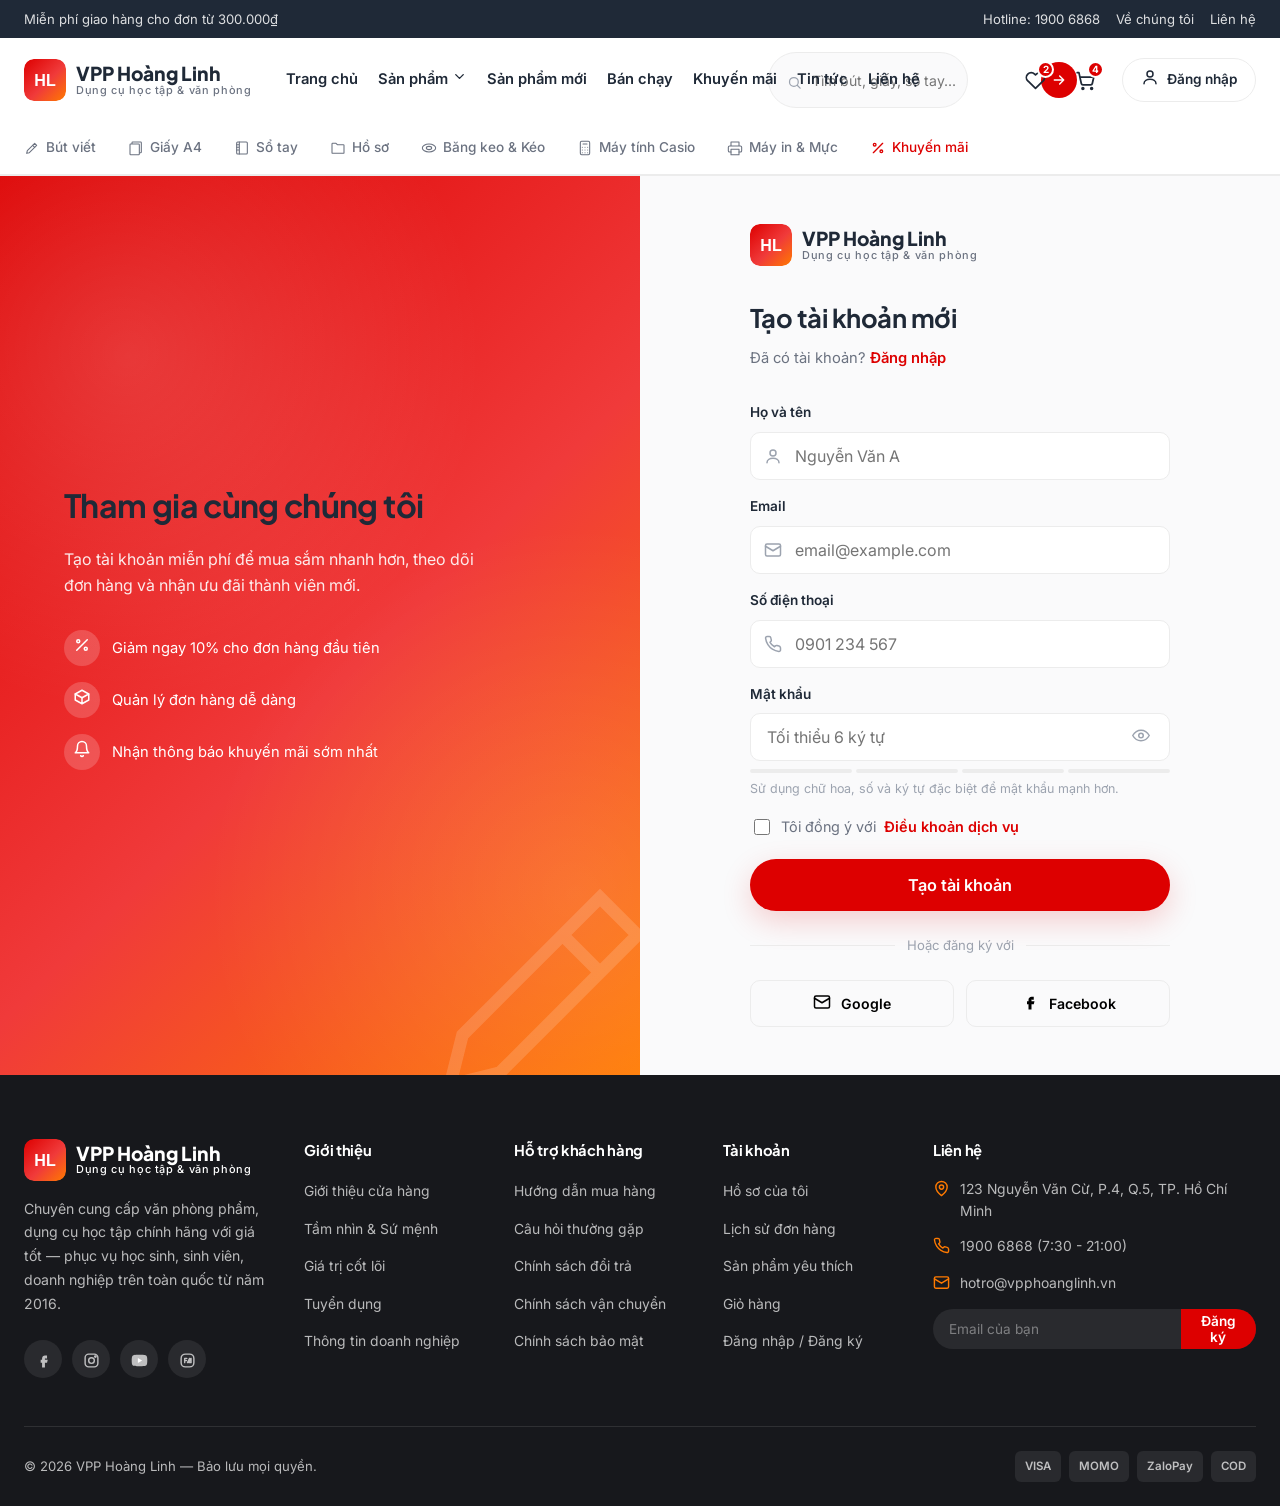
<file: register.html>
<!DOCTYPE html>
<html lang="vi">
<head>
<meta charset="UTF-8">
<meta name="viewport" content="width=device-width, initial-scale=1.0">
<title>Đăng ký | VPP Hoàng Linh</title>
<meta name="description" content="Tạo tài khoản mới tại VPP Hoàng Linh.">
<link rel="icon" href="data:image/svg+xml,<svg xmlns=%22http://www.w3.org/2000/svg%22 viewBox=%220 0 24 24%22><rect width=%2224%22 height=%2224%22 rx=%226%22 fill=%22%23DD0000%22/><text x=%2212%22 y=%2217%22 font-size=%2214%22 fill=%22white%22 text-anchor=%22middle%22 font-family=%22Arial%22 font-weight=%22bold%22>HL</text></svg>">
<link rel="preconnect" href="https://fonts.googleapis.com">
<link href="https://fonts.googleapis.com/css2?family=Plus+Jakarta+Sans:wght@300;400;500;600;700;800&family=Inter:wght@300;400;500;600;700&display=swap" rel="stylesheet">
<link rel="stylesheet" href="css/variables.css">
<link rel="stylesheet" href="css/base.css">
<link rel="stylesheet" href="css/layout.css">
<link rel="stylesheet" href="css/home.css">
<link rel="stylesheet" href="css/product.css">
<link rel="stylesheet" href="css/cart.css">
<link rel="stylesheet" href="css/auth.css">
<link rel="stylesheet" href="css/responsive.css">
</head>

<body>
<!-- ============================== TOPBAR ============================== -->
<div class="topbar">
  <div class="container">
    <div class="topbar-left">
      <span>Miễn phí giao hàng cho đơn từ 300.000₫</span>
    </div>
    <div class="topbar-right">
      <a href="contact.html">Hotline: 1900 6868</a>
      <a href="about.html">Về chúng tôi</a>
      <a href="contact.html">Liên hệ</a>
    </div>
  </div>
</div>

<!-- ============================== HEADER ============================== -->
<header class="site-header" id="siteHeader">
  <div class="container header-main">
    <button class="mobile-toggle" id="mobileToggle" aria-label="Mở menu"><span data-icon="menu"></span></button>

    <a href="index.html" class="logo">
      <img class="logo-mark" src="images/logo/logo.svg" alt="VPP Hoàng Linh">
      <span class="logo-text">VPP Hoàng Linh<span>Dụng cụ học tập & văn phòng</span></span>
    </a>

    <nav class="main-nav">
      <ul>
        <li><a href="index.html" class="nav-link">Trang chủ</a></li>
        <li class="has-mega">
          <a href="products.html" class="nav-link">Sản phẩm <span data-icon="chevronDown"></span></a>
          <div class="mega-menu">
            <div class="mega-col">
              <h4>Bút viết</h4>
              <ul>
                <li><a href="products.html?cat=but-bi">Bút bi</a></li>
                <li><a href="products.html?cat=but-chi">Bút chì</a></li>
                <li><a href="products.html?cat=but-gel">Bút gel</a></li>
                <li><a href="products.html?cat=but-may">Bút máy</a></li>
                <li><a href="products.html?cat=but-long">Bút lông &amp; Highlight</a></li>
              </ul>
            </div>
            <div class="mega-col">
              <h4>Giấy &amp; Sổ</h4>
              <ul>
                <li><a href="products.html?cat=giay-a4">Giấy A4</a></li>
                <li><a href="products.html?cat=giay-a3">Giấy A3</a></li>
                <li><a href="products.html?cat=giay-note">Giấy Note</a></li>
                <li><a href="products.html?cat=giay-mau">Giấy màu</a></li>
                <li><a href="products.html?cat=so">Sổ tay</a></li>
              </ul>
            </div>
            <div class="mega-col">
              <h4>Dụng cụ &amp; Thiết bị</h4>
              <ul>
                <li><a href="products.html?cat=ho-so">Hồ sơ &amp; Kẹp file</a></li>
                <li><a href="products.html?cat=bang-keo">Băng keo &amp; Kéo</a></li>
                <li><a href="products.html?cat=may-tinh">Máy tính Casio</a></li>
                <li><a href="products.html?cat=may-in">Máy in &amp; Mực in</a></li>
                <li><a href="products.html?cat=phu-kien">Phụ kiện văn phòng</a></li>
              </ul>
            </div>
            <div class="mega-promo">
              <div>
                <strong>Flash Sale</strong><br>
                <span>Giảm đến 40% dụng cụ học tập</span>
              </div>
              <a href="products.html?cat=khuyen-mai" class="btn btn-sm" style="background:#fff;color:var(--color-primary)">Mua ngay</a>
            </div>
          </div>
        </li>
        <li><a href="products.html?filter=new" class="nav-link">Sản phẩm mới</a></li>
        <li><a href="products.html?filter=bestseller" class="nav-link">Bán chạy</a></li>
        <li><a href="products.html?filter=sale" class="nav-link">Khuyến mãi</a></li>
        <li><a href="news.html" class="nav-link">Tin tức</a></li>
        <li><a href="contact.html" class="nav-link">Liên hệ</a></li>
      </ul>
    </nav>

    <div class="header-actions">
      <button class="icon-btn mobile-search-toggle" id="mobileSearchToggle" aria-label="Tìm kiếm"><span data-icon="search"></span></button>
      <form class="header-search" role="search" onsubmit="return false;">
        <span data-icon="search" style="width:16px;height:16px;color:var(--color-text-muted)"></span>
        <input type="text" placeholder="Tìm bút, giấy, sổ tay...">
        <button type="submit" aria-label="Tìm kiếm"><span data-icon="arrowRight"></span></button>
      </form>
      <a href="wishlist.html" class="icon-btn" aria-label="Yêu thích">
        <span data-icon="heart"></span>
        <span class="count" id="wishlistCount">2</span>
      </a>
      <a href="cart.html" class="icon-btn" aria-label="Giỏ hàng">
        <span data-icon="cart"></span>
        <span class="count" id="cartCount">3</span>
      </a>
      <div class="header-cta">
        <a href="login.html" class="btn btn-outline btn-sm"><span data-icon="user"></span> Đăng nhập</a>
      </div>
    </div>
  </div>

  <!-- Mobile search bar -->
  <div class="container" id="mobileSearchBar" style="display:none; padding-bottom:14px;">
    <form class="header-search" style="width:100%" onsubmit="return false;">
      <span data-icon="search" style="width:16px;height:16px;color:var(--color-text-muted)"></span>
      <input type="text" placeholder="Tìm bút, giấy, sổ tay...">
      <button type="submit"><span data-icon="arrowRight"></span></button>
    </form>
  </div>

  <!-- Category quick strip -->
  <div class="category-strip">
    <div class="container">
      <a href="products.html?cat=but-bi"><span data-icon="pen" style="width:16px;height:16px"></span> Bút viết</a>
      <a href="products.html?cat=giay-a4"><span data-icon="paperStack" style="width:16px;height:16px"></span> Giấy A4</a>
      <a href="products.html?cat=so"><span data-icon="notebook" style="width:16px;height:16px"></span> Sổ tay</a>
      <a href="products.html?cat=ho-so"><span data-icon="folder" style="width:16px;height:16px"></span> Hồ sơ</a>
      <a href="products.html?cat=bang-keo"><span data-icon="tape" style="width:16px;height:16px"></span> Băng keo &amp; Kéo</a>
      <a href="products.html?cat=may-tinh"><span data-icon="calculator" style="width:16px;height:16px"></span> Máy tính Casio</a>
      <a href="products.html?cat=may-in"><span data-icon="printer" style="width:16px;height:16px"></span> Máy in &amp; Mực</a>
      <a href="products.html?filter=sale" style="color:var(--color-primary)"><span data-icon="percent" style="width:16px;height:16px"></span> Khuyến mãi</a>
    </div>
  </div>
</header>

<!-- ============================== MOBILE DRAWER ============================== -->
<div class="mobile-drawer" id="mobileDrawer">
  <div class="drawer-backdrop" id="drawerBackdrop"></div>
  <div class="drawer-panel">
    <button class="icon-btn drawer-close" id="drawerClose"><span data-icon="close"></span></button>
    <a href="index.html" class="logo">
      <img class="logo-mark" src="images/logo/logo.svg" alt="VPP Hoàng Linh">
      <span class="logo-text">VPP Hoàng Linh<span>Dụng cụ học tập &amp; văn phòng</span></span>
    </a>
    <ul>
      <li><a href="index.html">Trang chủ</a></li>
      <li>
        <button class="drawer-toggle-sub">Sản phẩm <span data-icon="chevronDown"></span></button>
        <ul class="drawer-sub">
          <li><a href="products.html?cat=but-bi">Bút viết</a></li>
          <li><a href="products.html?cat=giay-a4">Giấy &amp; Sổ</a></li>
          <li><a href="products.html?cat=ho-so">Hồ sơ &amp; Kẹp file</a></li>
          <li><a href="products.html?cat=may-tinh">Máy tính Casio</a></li>
          <li><a href="products.html?cat=may-in">Máy in &amp; Mực in</a></li>
        </ul>
      </li>
      <li><a href="products.html?filter=new">Sản phẩm mới</a></li>
      <li><a href="products.html?filter=bestseller">Bán chạy</a></li>
      <li><a href="products.html?filter=sale">Khuyến mãi</a></li>
      <li><a href="news.html">Tin tức</a></li>
      <li><a href="about.html">Giới thiệu</a></li>
      <li><a href="contact.html">Liên hệ</a></li>
      <li><a href="login.html">Đăng nhập / Đăng ký</a></li>
    </ul>
  </div>
</div>

<main class="auth-wrap">
  <div class="auth-visual">
    <div class="auth-visual-content">
      <h2>Tham gia cùng chúng tôi</h2>
      <p>Tạo tài khoản miễn phí để mua sắm nhanh hơn, theo dõi đơn hàng và nhận ưu đãi thành viên mới.</p>
      <ul class="auth-visual-list">
        <li><span class="ic"><span data-icon="percent"></span></span> Giảm ngay 10% cho đơn hàng đầu tiên</li>
        <li><span class="ic"><span data-icon="package"></span></span> Quản lý đơn hàng dễ dàng</li>
        <li><span class="ic"><span data-icon="bell"></span></span> Nhận thông báo khuyến mãi sớm nhất</li>
      </ul>
    </div>
    <svg class="auth-visual-deco" viewBox="0 0 24 24" fill="none" stroke="#fff" stroke-width="1"><path d="M4 20l1-4L16 5l3 3L8 19l-4 1z"/><path d="M13 8l3 3"/></svg>
  </div>

  <div class="auth-form-col">
    <div class="auth-form-box">
      <a href="index.html" class="logo">
        <img class="logo-mark" src="images/logo/logo.svg" alt="VPP Hoàng Linh">
        <span class="logo-text">VPP Hoàng Linh<span>Dụng cụ học tập &amp; văn phòng</span></span>
      </a>
      <h1>Tạo tài khoản mới</h1>
      <p class="sub">Đã có tài khoản? <a href="login.html">Đăng nhập</a></p>

      <form data-auth-form>
        <div class="field">
          <label>Họ và tên</label>
          <div class="input-icon-wrap">
            <span data-icon="user"></span>
            <input type="text" class="input" placeholder="Nguyễn Văn A" required>
          </div>
        </div>
        <div class="field">
          <label>Email</label>
          <div class="input-icon-wrap">
            <span data-icon="mail"></span>
            <input type="email" class="input" placeholder="email@example.com" required>
          </div>
        </div>
        <div class="field">
          <label>Số điện thoại</label>
          <div class="input-icon-wrap">
            <span data-icon="phone"></span>
            <input type="tel" class="input" placeholder="0901 234 567" required>
          </div>
        </div>
        <div class="field">
          <label>Mật khẩu</label>
          <div class="password-field">
            <input type="password" class="input" id="registerPassword" placeholder="Tối thiểu 6 ký tự" required>
            <button type="button" class="password-toggle" data-icon="eye"></button>
          </div>
          <div class="password-strength"><div></div><div></div><div></div><div></div></div>
          <span class="hint">Sử dụng chữ hoa, số và ký tự đặc biệt để mật khẩu mạnh hơn.</span>
        </div>
        <label class="checkbox-row" style="margin-bottom:20px">
          <input type="checkbox" required> Tôi đồng ý với <a href="#" style="color:var(--color-primary);font-weight:600">Điều khoản dịch vụ</a>
        </label>
        <button type="submit" class="btn btn-primary btn-block btn-lg">Tạo tài khoản</button>
      </form>

      <div class="auth-divider">Hoặc đăng ký với</div>
      <div class="social-login">
        <button class="social-btn"><span data-icon="mail"></span> Google</button>
        <button class="social-btn"><span data-icon="facebook"></span> Facebook</button>
      </div>
    </div>
  </div>
</main>

<footer class="site-footer">
  <div class="container">
    <div class="footer-top">
      <div class="footer-col footer-brand">
        <a href="index.html" class="logo">
          <img class="logo-mark" src="images/logo/logo.svg" alt="VPP Hoàng Linh">
          <span class="logo-text">VPP Hoàng Linh<span>Dụng cụ học tập &amp; văn phòng</span></span>
        </a>
        <p>Chuyên cung cấp văn phòng phẩm, dụng cụ học tập chính hãng với giá tốt — phục vụ học sinh, sinh viên, doanh nghiệp trên toàn quốc từ năm 2016.</p>
        <div class="footer-social">
          <a href="#" aria-label="Facebook"><span data-icon="facebook" style="width:16px;height:16px"></span></a>
          <a href="#" aria-label="Instagram"><span data-icon="instagram" style="width:16px;height:16px"></span></a>
          <a href="#" aria-label="Youtube"><span data-icon="youtube" style="width:16px;height:16px"></span></a>
          <a href="#" aria-label="Zalo"><span data-icon="zalo" style="width:16px;height:16px"></span></a>
        </div>
      </div>
      <div class="footer-col">
        <h5>Giới thiệu</h5>
        <ul>
          <li><a href="about.html">Giới thiệu cửa hàng</a></li>
          <li><a href="about.html#vision">Tầm nhìn &amp; Sứ mệnh</a></li>
          <li><a href="about.html#values">Giá trị cốt lõi</a></li>
          <li><a href="contact.html">Tuyển dụng</a></li>
          <li><a href="about.html#business">Thông tin doanh nghiệp</a></li>
        </ul>
      </div>
      <div class="footer-col">
        <h5>Hỗ trợ khách hàng</h5>
        <ul>
          <li><a href="faq.html">Hướng dẫn mua hàng</a></li>
          <li><a href="faq.html">Câu hỏi thường gặp</a></li>
          <li><a href="cart.html">Chính sách đổi trả</a></li>
          <li><a href="checkout.html">Chính sách vận chuyển</a></li>
          <li><a href="contact.html">Chính sách bảo mật</a></li>
        </ul>
      </div>
      <div class="footer-col">
        <h5>Tài khoản</h5>
        <ul>
          <li><a href="account.html">Hồ sơ của tôi</a></li>
          <li><a href="account.html">Lịch sử đơn hàng</a></li>
          <li><a href="wishlist.html">Sản phẩm yêu thích</a></li>
          <li><a href="cart.html">Giỏ hàng</a></li>
          <li><a href="login.html">Đăng nhập / Đăng ký</a></li>
        </ul>
      </div>
      <div class="footer-col">
        <h5>Liên hệ</h5>
        <ul class="footer-contact">
          <li><span data-icon="mapMarkerAlt"></span> 123 Nguyễn Văn Cừ, P.4, Q.5, TP. Hồ Chí Minh</li>
          <li><span data-icon="phone"></span> 1900 6868 (7:30 - 21:00)</li>
          <li><span data-icon="mail"></span> hotro@vpphoanglinh.vn</li>
        </ul>
        <div class="footer-newsletter">
          <input type="email" placeholder="Email của bạn">
          <button type="button">Đăng ký</button>
        </div>
      </div>
    </div>
    <div class="footer-bottom">
      <span>© 2026 VPP Hoàng Linh — Bảo lưu mọi quyền.</span>
      <div class="footer-payments">
        <span>VISA</span><span>MOMO</span><span>ZaloPay</span><span>COD</span>
      </div>
    </div>
  </div>
</footer>

<button class="back-to-top" id="backToTop" aria-label="Lên đầu trang"><span data-icon="arrowUp"></span></button>
<div class="toast-wrap" id="toastWrap"></div>

<script src="js/icons.js"></script>
<script src="js/data.js"></script>
<script src="js/main.js"></script>
<script src="js/slider.js"></script>
<script src="js/product.js"></script>
<script src="js/cart.js"></script>

</body>
</html>
</file>
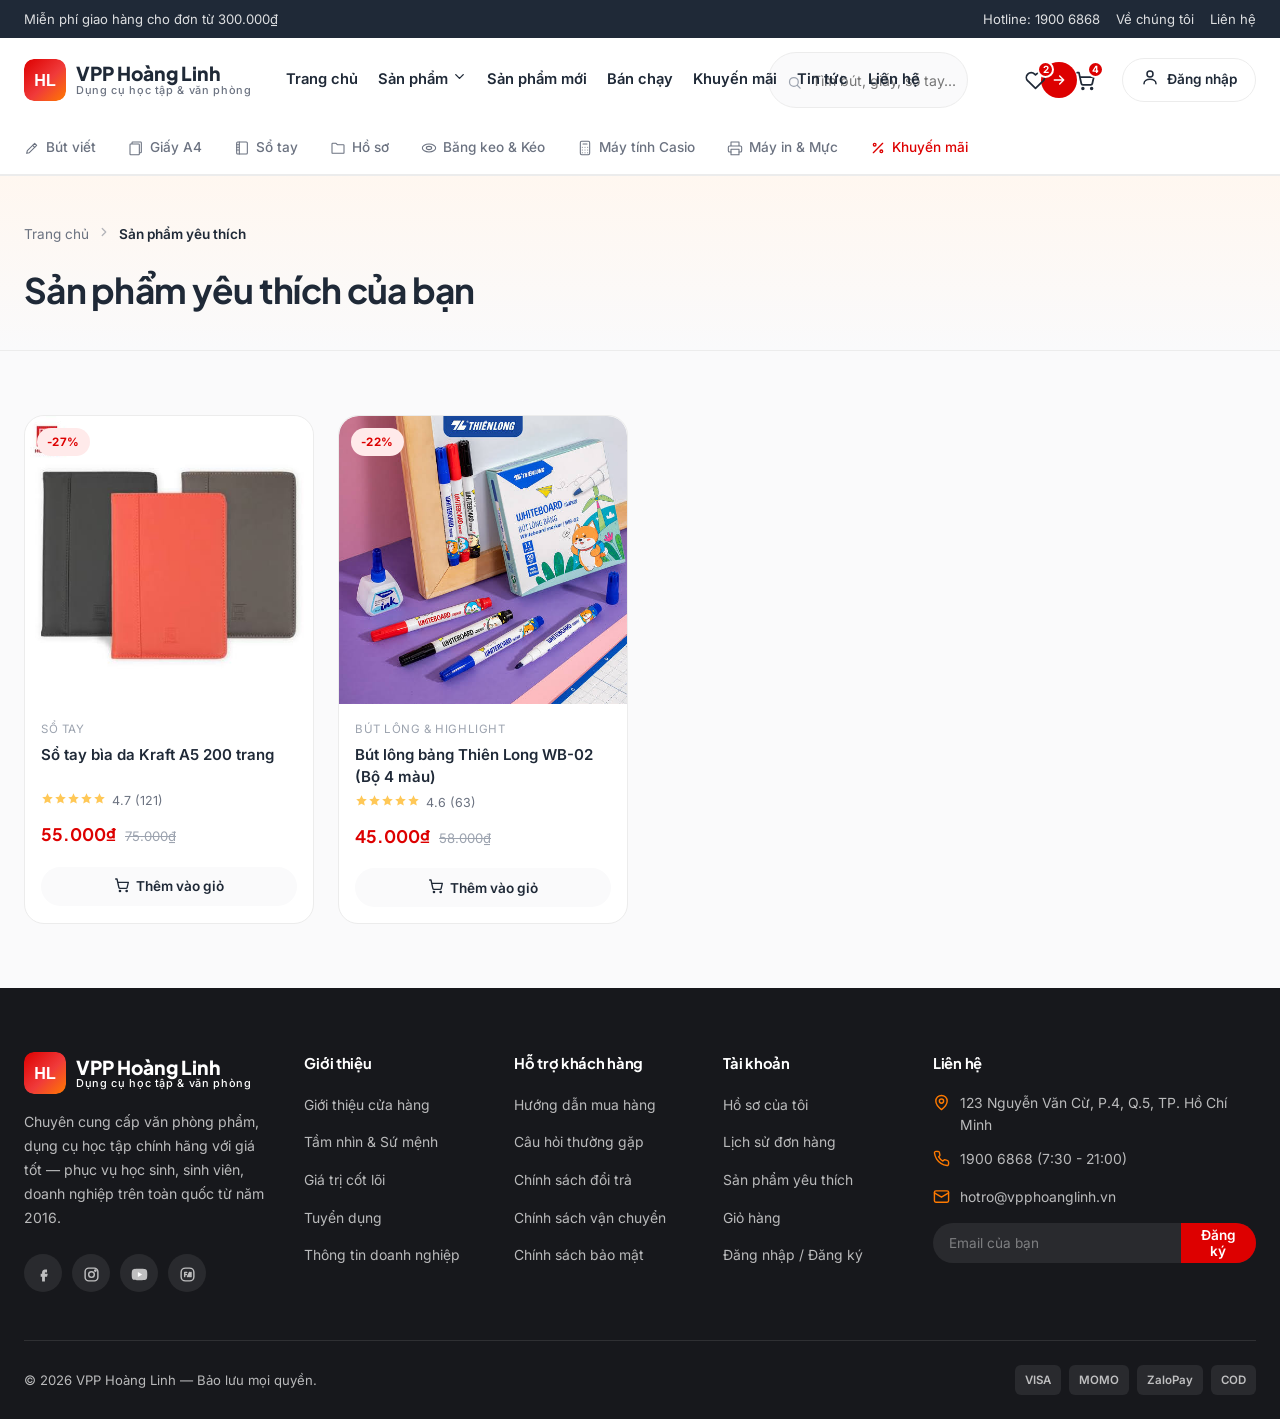
<file: wishlist.html>
<!DOCTYPE html>
<html lang="vi">
<head>
<meta charset="UTF-8">
<meta name="viewport" content="width=device-width, initial-scale=1.0">
<title>Sản phẩm yêu thích | VPP Hoàng Linh</title>
<meta name="description" content="Danh sách sản phẩm bạn đã lưu lại.">
<link rel="icon" href="data:image/svg+xml,<svg xmlns=%22http://www.w3.org/2000/svg%22 viewBox=%220 0 24 24%22><rect width=%2224%22 height=%2224%22 rx=%226%22 fill=%22%23DD0000%22/><text x=%2212%22 y=%2217%22 font-size=%2214%22 fill=%22white%22 text-anchor=%22middle%22 font-family=%22Arial%22 font-weight=%22bold%22>HL</text></svg>">
<link rel="preconnect" href="https://fonts.googleapis.com">
<link href="https://fonts.googleapis.com/css2?family=Plus+Jakarta+Sans:wght@300;400;500;600;700;800&family=Inter:wght@300;400;500;600;700&display=swap" rel="stylesheet">
<link rel="stylesheet" href="css/variables.css">
<link rel="stylesheet" href="css/base.css">
<link rel="stylesheet" href="css/layout.css">
<link rel="stylesheet" href="css/home.css">
<link rel="stylesheet" href="css/product.css">
<link rel="stylesheet" href="css/cart.css">
<link rel="stylesheet" href="css/auth.css">
<link rel="stylesheet" href="css/responsive.css">
</head>

<body>
<!-- ============================== TOPBAR ============================== -->
<div class="topbar">
  <div class="container">
    <div class="topbar-left">
      <span>Miễn phí giao hàng cho đơn từ 300.000₫</span>
    </div>
    <div class="topbar-right">
      <a href="contact.html">Hotline: 1900 6868</a>
      <a href="about.html">Về chúng tôi</a>
      <a href="contact.html">Liên hệ</a>
    </div>
  </div>
</div>

<!-- ============================== HEADER ============================== -->
<header class="site-header" id="siteHeader">
  <div class="container header-main">
    <button class="mobile-toggle" id="mobileToggle" aria-label="Mở menu"><span data-icon="menu"></span></button>

    <a href="index.html" class="logo">
      <img class="logo-mark" src="images/logo/logo.svg" alt="VPP Hoàng Linh">
      <span class="logo-text">VPP Hoàng Linh<span>Dụng cụ học tập & văn phòng</span></span>
    </a>

    <nav class="main-nav">
      <ul>
        <li><a href="index.html" class="nav-link">Trang chủ</a></li>
        <li class="has-mega">
          <a href="products.html" class="nav-link">Sản phẩm <span data-icon="chevronDown"></span></a>
          <div class="mega-menu">
            <div class="mega-col">
              <h4>Bút viết</h4>
              <ul>
                <li><a href="products.html?cat=but-bi">Bút bi</a></li>
                <li><a href="products.html?cat=but-chi">Bút chì</a></li>
                <li><a href="products.html?cat=but-gel">Bút gel</a></li>
                <li><a href="products.html?cat=but-may">Bút máy</a></li>
                <li><a href="products.html?cat=but-long">Bút lông &amp; Highlight</a></li>
              </ul>
            </div>
            <div class="mega-col">
              <h4>Giấy &amp; Sổ</h4>
              <ul>
                <li><a href="products.html?cat=giay-a4">Giấy A4</a></li>
                <li><a href="products.html?cat=giay-a3">Giấy A3</a></li>
                <li><a href="products.html?cat=giay-note">Giấy Note</a></li>
                <li><a href="products.html?cat=giay-mau">Giấy màu</a></li>
                <li><a href="products.html?cat=so">Sổ tay</a></li>
              </ul>
            </div>
            <div class="mega-col">
              <h4>Dụng cụ &amp; Thiết bị</h4>
              <ul>
                <li><a href="products.html?cat=ho-so">Hồ sơ &amp; Kẹp file</a></li>
                <li><a href="products.html?cat=bang-keo">Băng keo &amp; Kéo</a></li>
                <li><a href="products.html?cat=may-tinh">Máy tính Casio</a></li>
                <li><a href="products.html?cat=may-in">Máy in &amp; Mực in</a></li>
                <li><a href="products.html?cat=phu-kien">Phụ kiện văn phòng</a></li>
              </ul>
            </div>
            <div class="mega-promo">
              <div>
                <strong>Flash Sale</strong><br>
                <span>Giảm đến 40% dụng cụ học tập</span>
              </div>
              <a href="products.html?cat=khuyen-mai" class="btn btn-sm" style="background:#fff;color:var(--color-primary)">Mua ngay</a>
            </div>
          </div>
        </li>
        <li><a href="products.html?filter=new" class="nav-link">Sản phẩm mới</a></li>
        <li><a href="products.html?filter=bestseller" class="nav-link">Bán chạy</a></li>
        <li><a href="products.html?filter=sale" class="nav-link">Khuyến mãi</a></li>
        <li><a href="news.html" class="nav-link">Tin tức</a></li>
        <li><a href="contact.html" class="nav-link">Liên hệ</a></li>
      </ul>
    </nav>

    <div class="header-actions">
      <button class="icon-btn mobile-search-toggle" id="mobileSearchToggle" aria-label="Tìm kiếm"><span data-icon="search"></span></button>
      <form class="header-search" role="search" onsubmit="return false;">
        <span data-icon="search" style="width:16px;height:16px;color:var(--color-text-muted)"></span>
        <input type="text" placeholder="Tìm bút, giấy, sổ tay...">
        <button type="submit" aria-label="Tìm kiếm"><span data-icon="arrowRight"></span></button>
      </form>
      <a href="wishlist.html" class="icon-btn" aria-label="Yêu thích">
        <span data-icon="heart"></span>
        <span class="count" id="wishlistCount">2</span>
      </a>
      <a href="cart.html" class="icon-btn" aria-label="Giỏ hàng">
        <span data-icon="cart"></span>
        <span class="count" id="cartCount">3</span>
      </a>
      <div class="header-cta">
        <a href="login.html" class="btn btn-outline btn-sm"><span data-icon="user"></span> Đăng nhập</a>
      </div>
    </div>
  </div>

  <!-- Mobile search bar -->
  <div class="container" id="mobileSearchBar" style="display:none; padding-bottom:14px;">
    <form class="header-search" style="width:100%" onsubmit="return false;">
      <span data-icon="search" style="width:16px;height:16px;color:var(--color-text-muted)"></span>
      <input type="text" placeholder="Tìm bút, giấy, sổ tay...">
      <button type="submit"><span data-icon="arrowRight"></span></button>
    </form>
  </div>

  <!-- Category quick strip -->
  <div class="category-strip">
    <div class="container">
      <a href="products.html?cat=but-bi"><span data-icon="pen" style="width:16px;height:16px"></span> Bút viết</a>
      <a href="products.html?cat=giay-a4"><span data-icon="paperStack" style="width:16px;height:16px"></span> Giấy A4</a>
      <a href="products.html?cat=so"><span data-icon="notebook" style="width:16px;height:16px"></span> Sổ tay</a>
      <a href="products.html?cat=ho-so"><span data-icon="folder" style="width:16px;height:16px"></span> Hồ sơ</a>
      <a href="products.html?cat=bang-keo"><span data-icon="tape" style="width:16px;height:16px"></span> Băng keo &amp; Kéo</a>
      <a href="products.html?cat=may-tinh"><span data-icon="calculator" style="width:16px;height:16px"></span> Máy tính Casio</a>
      <a href="products.html?cat=may-in"><span data-icon="printer" style="width:16px;height:16px"></span> Máy in &amp; Mực</a>
      <a href="products.html?filter=sale" style="color:var(--color-primary)"><span data-icon="percent" style="width:16px;height:16px"></span> Khuyến mãi</a>
    </div>
  </div>
</header>

<!-- ============================== MOBILE DRAWER ============================== -->
<div class="mobile-drawer" id="mobileDrawer">
  <div class="drawer-backdrop" id="drawerBackdrop"></div>
  <div class="drawer-panel">
    <button class="icon-btn drawer-close" id="drawerClose"><span data-icon="close"></span></button>
    <a href="index.html" class="logo">
      <img class="logo-mark" src="images/logo/logo.svg" alt="VPP Hoàng Linh">
      <span class="logo-text">VPP Hoàng Linh<span>Dụng cụ học tập &amp; văn phòng</span></span>
    </a>
    <ul>
      <li><a href="index.html">Trang chủ</a></li>
      <li>
        <button class="drawer-toggle-sub">Sản phẩm <span data-icon="chevronDown"></span></button>
        <ul class="drawer-sub">
          <li><a href="products.html?cat=but-bi">Bút viết</a></li>
          <li><a href="products.html?cat=giay-a4">Giấy &amp; Sổ</a></li>
          <li><a href="products.html?cat=ho-so">Hồ sơ &amp; Kẹp file</a></li>
          <li><a href="products.html?cat=may-tinh">Máy tính Casio</a></li>
          <li><a href="products.html?cat=may-in">Máy in &amp; Mực in</a></li>
        </ul>
      </li>
      <li><a href="products.html?filter=new">Sản phẩm mới</a></li>
      <li><a href="products.html?filter=bestseller">Bán chạy</a></li>
      <li><a href="products.html?filter=sale">Khuyến mãi</a></li>
      <li><a href="news.html">Tin tức</a></li>
      <li><a href="about.html">Giới thiệu</a></li>
      <li><a href="contact.html">Liên hệ</a></li>
      <li><a href="login.html">Đăng nhập / Đăng ký</a></li>
    </ul>
  </div>
</div>

<main>
  <div class="page-banner">
    <div class="container">
      <div class="breadcrumb"><a href="index.html">Trang chủ</a><span data-icon="chevronRight"></span><span class="current">Sản phẩm yêu thích</span></div>
      <h1>Sản phẩm yêu thích của bạn</h1>
    </div>
  </div>

  <section class="section">
    <div class="container">
      <div class="grid grid-4" id="wishlistGrid"></div>

      <div class="empty-state" id="wishlistEmpty" style="display:none">
        <span data-icon="heart"></span>
        <h3>Danh sách yêu thích đang trống</h3>
        <p>Nhấn biểu tượng trái tim trên sản phẩm để lưu lại và mua sau nhé.</p>
        <a href="products.html" class="btn btn-primary">Khám phá sản phẩm</a>
      </div>
    </div>
  </section>
</main>

<footer class="site-footer">
  <div class="container">
    <div class="footer-top">
      <div class="footer-col footer-brand">
        <a href="index.html" class="logo">
          <img class="logo-mark" src="images/logo/logo.svg" alt="VPP Hoàng Linh">
          <span class="logo-text">VPP Hoàng Linh<span>Dụng cụ học tập &amp; văn phòng</span></span>
        </a>
        <p>Chuyên cung cấp văn phòng phẩm, dụng cụ học tập chính hãng với giá tốt — phục vụ học sinh, sinh viên, doanh nghiệp trên toàn quốc từ năm 2016.</p>
        <div class="footer-social">
          <a href="#" aria-label="Facebook"><span data-icon="facebook" style="width:16px;height:16px"></span></a>
          <a href="#" aria-label="Instagram"><span data-icon="instagram" style="width:16px;height:16px"></span></a>
          <a href="#" aria-label="Youtube"><span data-icon="youtube" style="width:16px;height:16px"></span></a>
          <a href="#" aria-label="Zalo"><span data-icon="zalo" style="width:16px;height:16px"></span></a>
        </div>
      </div>
      <div class="footer-col">
        <h5>Giới thiệu</h5>
        <ul>
          <li><a href="about.html">Giới thiệu cửa hàng</a></li>
          <li><a href="about.html#vision">Tầm nhìn &amp; Sứ mệnh</a></li>
          <li><a href="about.html#values">Giá trị cốt lõi</a></li>
          <li><a href="contact.html">Tuyển dụng</a></li>
          <li><a href="about.html#business">Thông tin doanh nghiệp</a></li>
        </ul>
      </div>
      <div class="footer-col">
        <h5>Hỗ trợ khách hàng</h5>
        <ul>
          <li><a href="faq.html">Hướng dẫn mua hàng</a></li>
          <li><a href="faq.html">Câu hỏi thường gặp</a></li>
          <li><a href="cart.html">Chính sách đổi trả</a></li>
          <li><a href="checkout.html">Chính sách vận chuyển</a></li>
          <li><a href="contact.html">Chính sách bảo mật</a></li>
        </ul>
      </div>
      <div class="footer-col">
        <h5>Tài khoản</h5>
        <ul>
          <li><a href="account.html">Hồ sơ của tôi</a></li>
          <li><a href="account.html">Lịch sử đơn hàng</a></li>
          <li><a href="wishlist.html">Sản phẩm yêu thích</a></li>
          <li><a href="cart.html">Giỏ hàng</a></li>
          <li><a href="login.html">Đăng nhập / Đăng ký</a></li>
        </ul>
      </div>
      <div class="footer-col">
        <h5>Liên hệ</h5>
        <ul class="footer-contact">
          <li><span data-icon="mapMarkerAlt"></span> 123 Nguyễn Văn Cừ, P.4, Q.5, TP. Hồ Chí Minh</li>
          <li><span data-icon="phone"></span> 1900 6868 (7:30 - 21:00)</li>
          <li><span data-icon="mail"></span> hotro@vpphoanglinh.vn</li>
        </ul>
        <div class="footer-newsletter">
          <input type="email" placeholder="Email của bạn">
          <button type="button">Đăng ký</button>
        </div>
      </div>
    </div>
    <div class="footer-bottom">
      <span>© 2026 VPP Hoàng Linh — Bảo lưu mọi quyền.</span>
      <div class="footer-payments">
        <span>VISA</span><span>MOMO</span><span>ZaloPay</span><span>COD</span>
      </div>
    </div>
  </div>
</footer>

<button class="back-to-top" id="backToTop" aria-label="Lên đầu trang"><span data-icon="arrowUp"></span></button>
<div class="toast-wrap" id="toastWrap"></div>

<script src="js/icons.js"></script>
<script src="js/data.js"></script>
<script src="js/main.js"></script>
<script src="js/slider.js"></script>
<script src="js/product.js"></script>
<script src="js/cart.js"></script>

</body>
</html>
</file>
<file: css/variables.css>
/* ==========================================================================
   DESIGN TOKENS — VPP Hoàng Linh Store
   Modern Minimal E-commerce (Apple / Muji / Notion / Stripe inspired)
   ========================================================================== */
:root {
  /* ---- Brand Colors ---- */
  --color-primary: #DD0000;
  --color-primary-hover: #B80000;
  --color-primary-light: #FFEAEA;
  --color-secondary: #FF7A00;
  --color-secondary-light: #FFF1E0;
  --color-accent: #FFC857;

  /* ---- Neutrals ---- */
  --color-bg: #FAFAFB;
  --color-surface: #FFFFFF;
  --color-text: #1F2937;
  --color-text-secondary: #6B7280;
  --color-text-muted: #9CA3AF;
  --color-border: #ECECEC;

  /* ---- Status ---- */
  --color-success: #16A34A;
  --color-success-light: #EAFBF1;
  --color-info: #2563EB;
  --color-info-light: #EAF1FE;

  /* ---- Shadow / Gradient ---- */
  --shadow-color: rgba(0, 0, 0, .08);
  --shadow-sm: 0 2px 8px rgba(0, 0, 0, .04);
  --shadow-md: 0 8px 24px rgba(0, 0, 0, .08);
  --shadow-lg: 0 16px 40px rgba(0, 0, 0, .12);
  --shadow-primary: 0 10px 30px rgba(221, 0, 0, .18);
  --gradient-hero: linear-gradient(135deg, #DD0000 0%, #F03A3A 55%, #FF7A00 100%);
  --gradient-soft: linear-gradient(180deg, #FFF7F0 0%, #FAFAFB 100%);

  /* ---- Typography ---- */
  --font-heading: 'Plus Jakarta Sans', sans-serif;
  --font-body: 'Inter', sans-serif;

  /* ---- Radius ---- */
  --radius-lg: 20px;
  --radius-md: 14px;
  --radius-sm: 10px;
  --radius-full: 999px;

  /* ---- Spacing scale ---- */
  --space-1: 4px;
  --space-2: 8px;
  --space-3: 12px;
  --space-4: 16px;
  --space-5: 24px;
  --space-6: 32px;
  --space-7: 48px;
  --space-8: 64px;
  --space-9: 96px;

  /* ---- Motion ---- */
  --transition-fast: 150ms cubic-bezier(.4,0,.2,1);
  --transition-base: 250ms cubic-bezier(.4,0,.2,1);
  --transition-slow: 400ms cubic-bezier(.4,0,.2,1);

  /* ---- Layout ---- */
  --container-max: 1660px;
  --header-height: 84px;
}

@media (prefers-reduced-motion: reduce) {
  *, *::before, *::after {
    animation-duration: 0.001ms !important;
    animation-iteration-count: 1 !important;
    transition-duration: 0.001ms !important;
    scroll-behavior: auto !important;
  }
}
</file>
<file: css/base.css>
/* ==========================================================================
   BASE / RESET
   ========================================================================== */
*, *::before, *::after { box-sizing: border-box; }
html { scroll-behavior: smooth; }
body {
  margin: 0;
  font-family: var(--font-body);
  font-weight: 400;
  color: var(--color-text);
  background: var(--color-bg);
  -webkit-font-smoothing: antialiased;
  line-height: 1.6;
  overflow-x: hidden;
}
img { max-width: 100%; display: block; }
a { text-decoration: none; color: inherit; }
ul, ol { margin: 0; padding: 0; list-style: none; }
button { font-family: inherit; cursor: pointer; border: none; background: none; }
input, select, textarea { font-family: inherit; font-size: 1rem; }
h1, h2, h3, h4, h5, h6 {
  font-family: var(--font-heading);
  font-weight: 700;
  margin: 0;
  color: var(--color-text);
  letter-spacing: -0.02em;
}
p { margin: 0; }

::selection { background: var(--color-accent); color: var(--color-text); }

/* Scrollbar */
::-webkit-scrollbar { width: 10px; height: 10px; }
::-webkit-scrollbar-track { background: transparent; }
::-webkit-scrollbar-thumb { background: #E2E2E4; border-radius: var(--radius-full); }
::-webkit-scrollbar-thumb:hover { background: #C9C9CC; }

/* Focus visibility for accessibility */
a:focus-visible, button:focus-visible, input:focus-visible, select:focus-visible {
  outline: 2px solid var(--color-primary);
  outline-offset: 2px;
  border-radius: var(--radius-sm);
}

/* ==========================================================================
   LAYOUT HELPERS
   ========================================================================== */
.container {
  width: 100%;
  max-width: var(--container-max);
  margin: 0 auto;
  padding: 0 var(--space-5);
}
.section { padding: var(--space-8) 0; }
.section-head {
  display: flex;
  align-items: flex-end;
  justify-content: space-between;
  gap: var(--space-4);
  margin-bottom: var(--space-6);
}
.section-head .eyebrow {
  display: inline-block;
  font-size: 0.8rem;
  font-weight: 600;
  color: var(--color-primary);
  text-transform: uppercase;
  letter-spacing: 0.08em;
  margin-bottom: var(--space-2);
}
.section-head h2 {
  font-size: clamp(1.5rem, 2.2vw, 2rem);
}
.section-head p { color: var(--color-text-secondary); margin-top: var(--space-2); }
.view-all {
  display: inline-flex;
  align-items: center;
  gap: 6px;
  font-weight: 600;
  color: var(--color-primary);
  white-space: nowrap;
  transition: gap var(--transition-fast);
}
.view-all:hover { gap: 10px; }
.view-all svg { width: 18px; height: 18px; }

.grid { display: grid; gap: var(--space-5); }
.grid-2 { grid-template-columns: repeat(2, 1fr); }
.grid-3 { grid-template-columns: repeat(3, 1fr); }
.grid-4 { grid-template-columns: repeat(4, 1fr); }
.grid-5 { grid-template-columns: repeat(5, 1fr); }
.grid-6 { grid-template-columns: repeat(6, 1fr); }

.text-center { text-align: center; }
.mt-0{margin-top:0} .mb-0{margin-bottom:0}

/* ==========================================================================
   BUTTONS
   ========================================================================== */
.btn {
  display: inline-flex;
  align-items: center;
  justify-content: center;
  gap: 8px;
  padding: 13px 26px;
  font-size: 0.95rem;
  font-weight: 600;
  border-radius: var(--radius-full);
  transition: transform var(--transition-fast), box-shadow var(--transition-fast), background var(--transition-fast), color var(--transition-fast), border-color var(--transition-fast);
  white-space: nowrap;
  position: relative;
  overflow: hidden;
}
.btn svg { width: 18px; height: 18px; flex-shrink: 0; }
.btn:active { transform: scale(0.97); }

.btn-primary {
  background: var(--color-primary);
  color: #fff;
  box-shadow: var(--shadow-primary);
}
.btn-primary:hover { background: var(--color-primary-hover); transform: translateY(-2px); box-shadow: 0 14px 32px rgba(221,0,0,.25); }

.btn-secondary {
  background: var(--color-secondary);
  color: #fff;
}
.btn-secondary:hover { background: #E56D00; transform: translateY(-2px); }

.btn-outline {
  background: transparent;
  color: var(--color-text);
  border: 1.5px solid var(--color-border);
}
.btn-outline:hover { border-color: var(--color-primary); color: var(--color-primary); background: var(--color-primary-light); }

.btn-ghost { background: transparent; color: var(--color-text); }
.btn-ghost:hover { background: var(--color-bg); }

.btn-sm { padding: 9px 18px; font-size: 0.85rem; }
.btn-lg { padding: 16px 34px; font-size: 1.02rem; }
.btn-block { width: 100%; }
.btn-icon {
  width: 42px; height: 42px; padding: 0; border-radius: var(--radius-full);
  display: inline-flex; align-items: center; justify-content: center;
  background: var(--color-bg); color: var(--color-text);
}
.btn-icon:hover { background: var(--color-primary-light); color: var(--color-primary); }

/* Ripple */
.ripple { position: absolute; border-radius: 50%; transform: scale(0); animation: rippleAnim 600ms linear; background: rgba(255,255,255,.5); pointer-events: none; }
@keyframes rippleAnim { to { transform: scale(3); opacity: 0; } }

/* ==========================================================================
   BADGES / TAGS / CHIPS
   ========================================================================== */
.badge {
  display: inline-flex; align-items: center; gap: 4px;
  font-size: 0.72rem; font-weight: 700; text-transform: uppercase; letter-spacing: .04em;
  padding: 5px 10px; border-radius: var(--radius-full);
}
.badge-primary { background: var(--color-primary-light); color: var(--color-primary); }
.badge-secondary { background: var(--color-secondary-light); color: var(--color-secondary); }
.badge-success { background: var(--color-success-light); color: var(--color-success); }
.badge-info { background: var(--color-info-light); color: var(--color-info); }
.badge-dark { background: var(--color-text); color: #fff; }

/* ==========================================================================
   CARD (shared)
   ========================================================================== */
.card {
  background: var(--color-surface);
  border-radius: var(--radius-lg);
  border: 1px solid var(--color-border);
  transition: transform var(--transition-base), box-shadow var(--transition-base), border-color var(--transition-base);
}
.card:hover { box-shadow: var(--shadow-md); transform: translateY(-4px); }

/* ==========================================================================
   FORM ELEMENTS
   ========================================================================== */
.field { margin-bottom: var(--space-4); }
.field label {
  display: block; font-size: 0.85rem; font-weight: 600;
  margin-bottom: var(--space-2); color: var(--color-text);
}
.field .hint { font-size: 0.78rem; color: var(--color-text-muted); margin-top: 6px; display: block; }
.input, .select, textarea.input {
  width: 100%;
  padding: 13px 16px;
  border: 1.5px solid var(--color-border);
  border-radius: var(--radius-sm);
  background: var(--color-surface);
  color: var(--color-text);
  transition: border-color var(--transition-fast), box-shadow var(--transition-fast);
}
.input:focus, .select:focus, textarea.input:focus {
  border-color: var(--color-primary);
  box-shadow: 0 0 0 4px var(--color-primary-light);
  outline: none;
}
.input-icon-wrap { position: relative; }
.input-icon-wrap svg {
  position: absolute; left: 14px; top: 50%; transform: translateY(-50%);
  width: 18px; height: 18px; color: var(--color-text-muted); pointer-events: none;
}
.input-icon-wrap .input { padding-left: 44px; }
.checkbox-row { display: flex; align-items: center; gap: 8px; font-size: 0.9rem; color: var(--color-text-secondary); }
.checkbox-row input { width: 16px; height: 16px; accent-color: var(--color-primary); }

/* ==========================================================================
   SKELETON LOADING
   ========================================================================== */
.skeleton {
  background: linear-gradient(90deg, #F0F0F2 25%, #F7F7F8 37%, #F0F0F2 63%);
  background-size: 400% 100%;
  animation: skeletonShine 1.4s ease infinite;
  border-radius: var(--radius-md);
}
@keyframes skeletonShine { 0% { background-position: 100% 50%; } 100% { background-position: 0 50%; } }

/* ==========================================================================
   SCROLL REVEAL
   ========================================================================== */
.reveal { opacity: 0; transform: translateY(24px); transition: opacity 700ms ease, transform 700ms ease; }
.reveal.in-view { opacity: 1; transform: translateY(0); }

/* ==========================================================================
   BACK TO TOP
   ========================================================================== */
.back-to-top {
  position: fixed; right: 24px; bottom: 24px; width: 48px; height: 48px;
  background: var(--color-text); color: #fff; border-radius: 50%;
  display: flex; align-items: center; justify-content: center;
  box-shadow: var(--shadow-lg); opacity: 0; visibility: hidden; transform: translateY(10px);
  transition: all var(--transition-base); z-index: 400;
}
.back-to-top.show { opacity: 1; visibility: visible; transform: translateY(0); }
.back-to-top:hover { background: var(--color-primary); }
.back-to-top svg { width: 20px; height: 20px; }

/* ==========================================================================
   TOAST
   ========================================================================== */
.toast-wrap {
  position: fixed; top: 100px; right: 24px; z-index: 999;
  display: flex; flex-direction: column; gap: 10px;
}
.toast {
  background: var(--color-text); color: #fff; padding: 14px 20px;
  border-radius: var(--radius-md); box-shadow: var(--shadow-lg);
  display: flex; align-items: center; gap: 10px; font-size: 0.9rem; font-weight: 500;
  animation: toastIn 300ms ease;
  min-width: 240px;
}
.toast.success { background: var(--color-success); }
.toast svg { width: 18px; height: 18px; flex-shrink: 0; }
@keyframes toastIn { from { opacity: 0; transform: translateX(30px); } to { opacity: 1; transform: translateX(0); } }

/* ==========================================================================
   BREADCRUMB
   ========================================================================== */
.breadcrumb {
  display: flex; align-items: center; gap: 8px; flex-wrap: wrap;
  font-size: 0.85rem; color: var(--color-text-secondary); padding: var(--space-4) 0;
}
.breadcrumb a:hover { color: var(--color-primary); }
.breadcrumb svg { width: 14px; height: 14px; opacity: .5; }
.breadcrumb .current { color: var(--color-text); font-weight: 600; }

/* Page banner (used on inner pages) */
.page-banner {
  background: var(--gradient-soft);
  padding: var(--space-6) 0;
  border-bottom: 1px solid var(--color-border);
}
.page-banner h1 { font-size: clamp(1.6rem, 3vw, 2.2rem); }
</file>
<file: css/layout.css>
/* ==========================================================================
   TOPBAR
   ========================================================================== */
.topbar {
  background: var(--color-text);
  color: rgba(255,255,255,.85);
  font-size: 0.82rem;
}
.topbar .container { display: flex; align-items: center; justify-content: space-between; height: 38px; }
.topbar-left, .topbar-right { display: flex; align-items: center; gap: var(--space-5); }
.topbar a:hover { color: var(--color-accent); }
.topbar-right { gap: var(--space-4); }

/* ==========================================================================
   HEADER
   ========================================================================== */
.site-header {
  position: sticky; top: 0; z-index: 500;
  background: rgba(255,255,255,.9);
  backdrop-filter: saturate(180%) blur(14px);
  -webkit-backdrop-filter: saturate(180%) blur(14px);
  border-bottom: 1px solid var(--color-border);
  transition: box-shadow var(--transition-base), transform var(--transition-base);
}
.site-header.scrolled { box-shadow: 0 4px 20px rgba(0,0,0,.05); }
.header-main { height: var(--header-height); display: flex; align-items: center; gap: var(--space-6); }

.logo { display: flex; align-items: center; gap: 10px; flex-shrink: 0; }
.logo-mark {
  width: 42px; height: 42px; border-radius: var(--radius-sm);
  display: block; object-fit: cover; flex-shrink: 0;
}
.logo-text { font-family: var(--font-heading); font-weight: 800; font-size: 1.2rem; line-height: 1.1; }
.logo-text span { display: block; font-family: var(--font-body); font-weight: 500; font-size: 0.68rem; color: var(--color-text-secondary); letter-spacing: .06em; }

/* Main nav */
.main-nav { display: flex; align-items: center; gap: var(--space-4); flex: 1; min-width: 0; }
.main-nav > ul { display: flex; align-items: center; gap: var(--space-4); }
.main-nav > ul > li { position: relative; }
.nav-link {
  display: flex; align-items: center; gap: 4px;
  font-weight: 600; font-size: 0.92rem; padding: 10px 2px;
  color: var(--color-text); position: relative;
  white-space: nowrap;
}
.nav-link svg { width: 15px; height: 15px; transition: transform var(--transition-fast); }
.nav-link::after {
  content: ''; position: absolute; left: 0; bottom: 2px; width: 0; height: 2px;
  background: var(--color-primary); transition: width var(--transition-base); border-radius: 2px;
}
.nav-link:hover::after, li.has-mega:hover .nav-link::after { width: 100%; }
.nav-link:hover, li.has-mega:hover .nav-link { color: var(--color-primary); }
li.has-mega:hover .nav-link svg { transform: rotate(180deg); }

/* Mega menu */
.mega-menu {
  position: absolute; top: calc(100% + 18px); left: 50%; transform: translateX(-50%) translateY(8px);
  width: 780px; background: var(--color-surface); border-radius: var(--radius-lg);
  box-shadow: var(--shadow-lg); border: 1px solid var(--color-border);
  padding: var(--space-5); opacity: 0; visibility: hidden;
  transition: all var(--transition-base);
  display: grid; grid-template-columns: repeat(4, 1fr); gap: var(--space-5);
  z-index: 100;
}
li.has-mega:hover .mega-menu { opacity: 1; visibility: visible; transform: translateX(-50%) translateY(0); }
.mega-col h4 { font-size: 0.78rem; text-transform: uppercase; letter-spacing: .06em; color: var(--color-primary); margin-bottom: var(--space-3); }
.mega-col ul li { margin-bottom: 10px; }
.mega-col ul li a { font-size: 0.88rem; color: var(--color-text-secondary); transition: color var(--transition-fast), padding var(--transition-fast); }
.mega-col ul li a:hover { color: var(--color-primary); padding-left: 4px; }
.mega-promo {
  grid-column: span 1; border-radius: var(--radius-md); overflow: hidden;
  background: var(--gradient-hero); color: #fff; padding: var(--space-4);
  display: flex; flex-direction: column; justify-content: space-between; min-height: 160px;
}
.mega-promo strong { font-family: var(--font-heading); font-size: 1.05rem; }
.mega-promo span { font-size: 0.78rem; opacity: .9; }

/* Header actions */
.header-actions { display: flex; align-items: center; gap: var(--space-2); flex-shrink: 0; }
.header-search {
  display: flex; align-items: center; gap: 8px;
  background: var(--color-bg); border: 1.5px solid var(--color-border); border-radius: var(--radius-full);
  padding: 9px 8px 9px 18px; width: 200px; transition: all var(--transition-base); margin-right: 38px;
}
.header-search:focus-within { border-color: var(--color-primary); box-shadow: 0 0 0 4px var(--color-primary-light); background: #fff; }
.header-search input { flex: 1; background: transparent; border: none; outline: none; font-size: 0.88rem; }
.header-search button {
    width: 36px;
    height: 36px;
    border-radius: 50%;
    background: var(--color-primary);
    color: #fff;
    display: flex;
    align-items: center;
    justify-content: center;
    flex-shrink: 0;
    overflow: hidden;
    padding: 0;
    margin-right: 2000px;
}
.header-search button svg {
    width: 16px;
    height: 16px;
    display: block;
    position: static;
    transform: none;
}
.header-search svg { width: 15px; height: 15px; }

.icon-btn {
  position: relative; width: 42px; height: 42px; border-radius: 50%;
  display: flex; align-items: center; justify-content: center; color: var(--color-text);
  transition: background var(--transition-fast), color var(--transition-fast);
}
.icon-btn:hover { background: var(--color-primary-light); color: var(--color-primary); }
.icon-btn svg { width: 21px; height: 21px; }
.icon-btn .count {
  position: absolute; top: 2px; right: 2px; background: var(--color-primary); color: #fff;
  font-size: 0.62rem; font-weight: 700; width: 17px; height: 17px; border-radius: 50%;
  display: flex; align-items: center; justify-content: center; border: 2px solid #fff;
}
.header-cta { display: flex; align-items: center; gap: 8px; margin-left: var(--space-2); }

.mobile-toggle { display: none; width: 42px; height: 42px; align-items: center; justify-content: center; }
.mobile-toggle svg { width: 24px; height: 24px; }
.mobile-search-toggle { display: none; }

/* Category strip below header */
.category-strip { border-bottom: 1px solid var(--color-border); background: #fff; }
.category-strip .container { display: flex; align-items: center; gap: var(--space-6); height: 52px; overflow-x: auto; scrollbar-width: none; }
.category-strip .container::-webkit-scrollbar { display: none; }
.category-strip a { font-size: 0.85rem; font-weight: 500; color: var(--color-text-secondary); white-space: nowrap; display:flex; align-items:center; gap:6px;}
.category-strip a:hover, .category-strip a.active { color: var(--color-primary); font-weight: 600; }
.category-strip svg { width: 16px; height: 16px; }

/* ==========================================================================
   MOBILE DRAWER NAV
   ========================================================================== */
.mobile-drawer {
  position: fixed; inset: 0; z-index: 900; visibility: hidden;
}
.mobile-drawer.open { visibility: visible; }
.drawer-backdrop { position: absolute; inset: 0; background: rgba(0,0,0,.4); opacity: 0; transition: opacity var(--transition-base); }
.mobile-drawer.open .drawer-backdrop { opacity: 1; }
.drawer-panel {
  position: absolute; top: 0; left: 0; height: 100%; width: 84%; max-width: 340px;
  background: #fff; padding: var(--space-5); transform: translateX(-100%);
  transition: transform var(--transition-base); overflow-y: auto;
}
.mobile-drawer.open .drawer-panel { transform: translateX(0); }
.drawer-panel .logo { margin-bottom: var(--space-5); }
.drawer-close { position: absolute; top: 20px; right: 20px; width: 36px; height: 36px; }
.drawer-panel > ul > li { border-bottom: 1px solid var(--color-border); }
.drawer-panel > ul > li > a, .drawer-panel > ul > li > button {
  display: flex; align-items: center; justify-content: space-between; width: 100%;
  padding: 14px 4px; font-weight: 600; font-size: 0.95rem; color: var(--color-text);
}
.drawer-sub { max-height: 0; overflow: hidden; transition: max-height var(--transition-base); }
.drawer-sub.open { max-height: 500px; }
.drawer-sub li a { display: block; padding: 8px 12px; font-size: 0.87rem; color: var(--color-text-secondary); }

/* ==========================================================================
   FOOTER
   ========================================================================== */
.site-footer { background: #17181C; color: rgba(255,255,255,.7); padding-top: var(--space-8); }
.footer-top { display: grid; grid-template-columns: 1.4fr 1fr 1fr 1fr 1.2fr; gap: var(--space-6); padding-bottom: var(--space-7); }
.footer-brand .logo-text, .footer-brand .logo-text span { color: #fff; }
.footer-brand p { margin-top: var(--space-4); font-size: 0.88rem; line-height: 1.7; max-width: 280px; }
.footer-social { display: flex; gap: 10px; margin-top: var(--space-5); }
.footer-social a {
  width: 38px; height: 38px; border-radius: 50%; background: rgba(255,255,255,.08);
  display: flex; align-items: center; justify-content: center; transition: all var(--transition-fast);
}
.footer-social a:hover { background: var(--color-primary); transform: translateY(-3px); }
.footer-social svg { width: 17px; height: 17px; }
.footer-col h5 { color: #fff; font-family: var(--font-heading); font-size: 0.92rem; margin-bottom: var(--space-4); }
.footer-col ul li { margin-bottom: 12px; }
.footer-col ul li a { font-size: 0.87rem; transition: color var(--transition-fast), padding var(--transition-fast); }
.footer-col ul li a:hover { color: var(--color-accent); padding-left: 3px; }
.footer-contact li { display: flex; gap: 10px; align-items: flex-start; font-size: 0.87rem; margin-bottom: 14px; }
.footer-contact svg { width: 17px; height: 17px; color: var(--color-secondary); flex-shrink: 0; margin-top: 2px; }
.footer-newsletter { display: flex; margin-top: var(--space-3); border-radius: var(--radius-full); overflow: hidden; background: rgba(255,255,255,.08); }
.footer-newsletter input { flex: 1; background: transparent; border: none; padding: 12px 16px; color: #fff; font-size: 0.85rem; outline: none; }
.footer-newsletter input::placeholder { color: rgba(255,255,255,.4); }
.footer-newsletter button { background: var(--color-primary); color: #fff; padding: 0 20px; font-weight: 600; font-size: 0.85rem; }
.footer-bottom {
  border-top: 1px solid rgba(255,255,255,.1); padding: var(--space-5) 0; margin-top: 0;
  display: flex; align-items: center; justify-content: space-between; font-size: 0.82rem; flex-wrap: wrap; gap: 10px;
}
.footer-payments { display: flex; gap: 8px; align-items: center; }
.footer-payments span { background: rgba(255,255,255,.08); padding: 6px 10px; border-radius: 6px; font-size: 0.72rem; font-weight: 600; }

.icon-btn > span[data-icon]{
    display:flex;
    align-items:center;
    justify-content:center;
    width:21px;
    height:21px;
    position:static !important;
    margin:0;
    padding:0;
}

.header-search button > span[data-icon]{
    display:flex;
    align-items:center;
    justify-content:center;
    width:16px;
    height:16px;
    position:static !important;
}
</file>
<file: css/home.css>
/* ==========================================================================
   HERO
   ========================================================================== */
.hero { position: relative; overflow: hidden; padding: var(--space-7) 0 var(--space-8); }
.hero-slider { position: relative; border-radius: var(--radius-lg); overflow: hidden; box-shadow: var(--shadow-lg); }
.hero-slide {
  display: none; position: relative; min-height: 460px;
  background: var(--gradient-hero); color: #fff;
  background-size: cover; background-position: center; background-repeat: no-repeat;
  align-items: center; padding: var(--space-8);
}
.hero-slide.active { display: flex; animation: fadeSlide 700ms ease; }
@keyframes fadeSlide { from { opacity: 0; transform: translateX(24px); } to { opacity: 1; transform: translateX(0); } }
.hero-slide::before {
  content: ''; position: absolute; inset: 0;
  background: radial-gradient(circle at 85% 20%, rgba(255,255,255,.18), transparent 45%),
              radial-gradient(circle at 100% 100%, rgba(255,255,255,.12), transparent 40%);
}
.hero-content { position: relative; z-index: 2; max-width: 540px; }
.hero-content .badge { background: rgba(255,255,255,.2); color: #fff; margin-bottom: var(--space-4); }
.hero-content h1 { font-size: clamp(2rem, 4vw, 3rem); line-height: 1.15; margin-bottom: var(--space-4); }
.hero-content p { font-size: 1.02rem; opacity: .92; margin-bottom: var(--space-6); max-width: 460px; }
.hero-actions { display: flex; gap: var(--space-3); }
.hero-actions .btn-outline { background: rgba(255,255,255,.1); border-color: rgba(255,255,255,.5); color: #fff; }
.hero-actions .btn-outline:hover { background: #fff; color: var(--color-primary); }
.hero-visual {
  position: absolute; right: 6%; bottom: 0; width: 320px; height: 320px;
  display: flex; align-items: center; justify-content: center;
}
.hero-visual svg { width: 100%; height: 100%; filter: drop-shadow(0 20px 30px rgba(0,0,0,.2)); animation: floatY 4s ease-in-out infinite; }
@keyframes floatY { 0%,100% { transform: translateY(0);} 50% { transform: translateY(-16px);} }

.hero-dots { position: absolute; bottom: 24px; left: 50%; transform: translateX(-50%); display: flex; gap: 8px; z-index: 3; }
.hero-dots button { width: 8px; height: 8px; border-radius: 50%; background: rgba(255,255,255,.5); transition: all var(--transition-base); }
.hero-dots button.active { width: 26px; border-radius: var(--radius-full); background: #fff; }
.hero-arrow {
  position: absolute; top: 50%; transform: translateY(-50%); z-index: 3;
  width: 44px; height: 44px; border-radius: 50%; background: rgba(255,255,255,.18);
  color: #fff; display: flex; align-items: center; justify-content: center;
  backdrop-filter: blur(6px); transition: background var(--transition-fast);
}
.hero-arrow:hover { background: rgba(255,255,255,.35); }
.hero-arrow.prev { left: 20px; } .hero-arrow.next { right: 20px; }
.hero-arrow svg { width: 20px; height: 20px; }

/* Quick stats under hero */
.hero-stats { display: grid; grid-template-columns: repeat(4,1fr); gap: var(--space-4); margin-top: var(--space-6); }
.hero-stat { text-align: center; }
.hero-stat strong { display: block; font-family: var(--font-heading); font-size: 1.5rem; color: var(--color-primary); }
.hero-stat span { font-size: 0.82rem; color: var(--color-text-secondary); }

/* ==========================================================================
   CATEGORY GRID
   ========================================================================== */
.cat-grid { grid-template-columns: repeat(6, 1fr); }
.cat-card {
  display: flex; flex-direction: column; align-items: center; text-align: center; gap: var(--space-3);
  padding: var(--space-5) var(--space-3); cursor: pointer;
}
.cat-card .cat-icon {
  width: 64px; height: 64px; border-radius: var(--radius-md);
  background: var(--color-primary-light); color: var(--color-primary);
  display: flex; align-items: center; justify-content: center;
  transition: all var(--transition-base);
}
.cat-card:hover .cat-icon { background: var(--color-primary); color: #fff; transform: scale(1.08) rotate(-4deg); }
.cat-card .cat-icon svg { width: 30px; height: 30px; }
.cat-card h4 { font-size: 0.88rem; font-weight: 600; }
.cat-card span { font-size: 0.76rem; color: var(--color-text-muted); }

/* ==========================================================================
   PRODUCT CARD
   ========================================================================== */
.product-card { position: relative; overflow: hidden; display: flex; flex-direction: column; }
.product-media { position: relative; aspect-ratio: 1/1; border-radius: var(--radius-lg) var(--radius-lg) 0 0; overflow: hidden; background: var(--color-bg); }
.product-media .thumb-svg { width: 100%; height: 100%; transition: transform var(--transition-slow); }
.product-media .thumb-svg img { width: 100%; height: 100%; object-fit: cover; display: block; }
.product-card:hover .thumb-svg { transform: scale(1.08); }
.product-badges { position: absolute; top: 12px; left: 12px; display: flex; flex-direction: column; gap: 6px; z-index: 2; }
.product-quick { position: absolute; top: 12px; right: 12px; display: flex; flex-direction: column; gap: 8px; z-index: 2; opacity: 0; transform: translateX(8px); transition: all var(--transition-base); }
.product-card:hover .product-quick { opacity: 1; transform: translateX(0); }
.product-quick button {
  width: 36px; height: 36px; border-radius: 50%; background: #fff; box-shadow: var(--shadow-sm);
  display: flex; align-items: center; justify-content: center; color: var(--color-text); transition: all var(--transition-fast);
}
.product-quick button:hover { background: var(--color-primary); color: #fff; }
.product-quick button svg { width: 17px; height: 17px; }
.product-quick button.active { background: var(--color-primary); color: #fff; }

.product-body { padding: var(--space-4); display: flex; flex-direction: column; gap: 6px; flex: 1; }
.product-cat { font-size: 0.72rem; color: var(--color-text-muted); text-transform: uppercase; letter-spacing: .05em; }
.product-name { font-size: 0.94rem; font-weight: 600; line-height: 1.4; min-height: 2.7em; display: -webkit-box; -webkit-line-clamp: 2; -webkit-box-orient: vertical; overflow: hidden; }
.product-name:hover { color: var(--color-primary); }
.product-rating { display: flex; align-items: center; gap: 6px; font-size: 0.78rem; color: var(--color-text-secondary); }
.product-rating .stars { display: flex; color: var(--color-accent); }
.product-rating svg { width: 13px; height: 13px; }
.product-price { display: flex; align-items: baseline; gap: 8px; margin-top: 4px; }
.product-price .now { font-family: var(--font-heading); font-weight: 700; font-size: 1.08rem; color: var(--color-primary); }
.product-price .old { font-size: 0.82rem; color: var(--color-text-muted); text-decoration: line-through; }
.product-add {
  margin-top: var(--space-3); width: 100%; padding: 10px; border-radius: var(--radius-full);
  background: var(--color-bg); color: var(--color-text); font-weight: 600; font-size: 0.85rem;
  display: flex; align-items: center; justify-content: center; gap: 6px;
  transition: all var(--transition-base);
}
.product-add:hover { background: var(--color-primary); color: #fff; }
.product-add svg { width: 16px; height: 16px; }

/* Product slider row */
.product-slider { position: relative; }
.product-track { display: flex; gap: var(--space-5); overflow-x: auto; scroll-behavior: smooth; scrollbar-width: none; padding-bottom: 4px; }
.product-track::-webkit-scrollbar { display: none; }
.product-track .product-card { flex: 0 0 260px; }
.slider-nav { display: flex; gap: 8px; }
.slider-nav button {
  width: 40px; height: 40px; border-radius: 50%; border: 1.5px solid var(--color-border);
  display: flex; align-items: center; justify-content: center; transition: all var(--transition-fast);
}
.slider-nav button:hover { background: var(--color-primary); color: #fff; border-color: var(--color-primary); }
.slider-nav svg { width: 18px; height: 18px; }

/* Tabs (new / bestseller / sale) */
.tab-bar { display: flex; gap: var(--space-2); background: var(--color-bg); padding: 6px; border-radius: var(--radius-full); }
.tab-btn { padding: 9px 20px; border-radius: var(--radius-full); font-size: 0.85rem; font-weight: 600; color: var(--color-text-secondary); transition: all var(--transition-fast); }
.tab-btn.active { background: var(--color-primary); color: #fff; box-shadow: var(--shadow-primary); }

/* ==========================================================================
   PROMO BANNERS
   ========================================================================== */
.promo-banners { grid-template-columns: 1.3fr 1fr; }
.promo-banner {
  border-radius: var(--radius-lg); padding: var(--space-6); position: relative; overflow: hidden;
  min-height: 220px; display: flex; flex-direction: column; justify-content: center; color: #fff;
}
.promo-banner.flash { background: linear-gradient(120deg, #1F2937, #111827); }
.promo-banner.combo { background: linear-gradient(120deg, var(--color-secondary), #FFB347); }
.promo-banner .badge { background: rgba(255,255,255,.2); color: #fff; align-self: flex-start; margin-bottom: var(--space-3); }
.promo-banner h3 { font-size: 1.4rem; margin-bottom: var(--space-2); }
.promo-banner p { opacity: .9; margin-bottom: var(--space-4); font-size: 0.9rem; max-width: 320px; }
.promo-banner .countdown { display: flex; gap: 10px; }
.promo-banner .countdown div { background: rgba(255,255,255,.15); border-radius: var(--radius-sm); padding: 8px 12px; text-align: center; min-width: 54px; }
.promo-banner .countdown strong { display: block; font-family: var(--font-heading); font-size: 1.1rem; }
.promo-banner .countdown span { font-size: 0.65rem; opacity: .8; }
.promo-deco { position: absolute; right: -20px; bottom: -20px; width: 160px; height: 160px; opacity: .18; }

/* ==========================================================================
   BRANDS
   ========================================================================== */
.brand-strip { grid-template-columns: repeat(6, 1fr); align-items: center; }
.brand-logo {
  display: flex; align-items: center; justify-content: center; padding: var(--space-5);
  filter: grayscale(1) opacity(.55); transition: all var(--transition-base);
}
.brand-logo:hover { filter: grayscale(0) opacity(1); transform: translateY(-2px); }
.brand-logo img { width: 100%; max-width: 140px; height: auto; display: block; }
.brand-logo span { font-family: var(--font-heading); font-weight: 800; font-size: 1.1rem; color: var(--color-text-secondary); }
.brand-logo:hover span { color: var(--color-primary); }

/* ==========================================================================
   TESTIMONIALS
   ========================================================================== */
.testi-grid { grid-template-columns: repeat(3, 1fr); }
.testi-card { padding: var(--space-5); }
.testi-stars { display: flex; gap: 3px; color: var(--color-accent); margin-bottom: var(--space-3); }
.testi-stars svg { width: 16px; height: 16px; }
.testi-card p { font-size: 0.92rem; color: var(--color-text-secondary); margin-bottom: var(--space-4); font-style: italic; }
.testi-user { display: flex; align-items: center; gap: 12px; }
.testi-avatar { width: 44px; height: 44px; border-radius: 50%; background: var(--gradient-hero); display: flex; align-items: center; justify-content: center; color: #fff; font-weight: 700; font-family: var(--font-heading); overflow: hidden; flex-shrink: 0; }
.testi-avatar img { width: 100%; height: 100%; object-fit: cover; display: block; }
.testi-user strong { display: block; font-size: 0.9rem; }
.testi-user span { font-size: 0.78rem; color: var(--color-text-muted); }

/* ==========================================================================
   NEWS CARDS
   ========================================================================== */
.news-grid { grid-template-columns: repeat(3, 1fr); }
.news-card { overflow: hidden; }
.news-media { aspect-ratio: 16/10; overflow: hidden; border-radius: var(--radius-lg) var(--radius-lg) 0 0; }
.news-media svg, .news-media img { width: 100%; height: 100%; object-fit: cover; display: block; transition: transform var(--transition-slow); }
.news-card:hover .news-media svg { transform: scale(1.08); }
.news-body { padding: var(--space-4); }
.news-meta { display: flex; gap: var(--space-3); font-size: 0.76rem; color: var(--color-text-muted); margin-bottom: var(--space-2); }
.news-body h4 { font-size: 1rem; line-height: 1.4; margin-bottom: var(--space-2); }
.news-body h4:hover { color: var(--color-primary); }
.news-body p { font-size: 0.86rem; color: var(--color-text-secondary); }

/* ==========================================================================
   NEWSLETTER STRIP
   ========================================================================== */
.newsletter-strip {
  background: var(--gradient-hero); border-radius: var(--radius-lg); padding: var(--space-7);
  display: flex; align-items: center; justify-content: space-between; gap: var(--space-6); color: #fff; overflow: hidden; position: relative;
}
.newsletter-strip h3 { font-size: 1.5rem; margin-bottom: var(--space-2); }
.newsletter-strip p { opacity: .9; }
.newsletter-form { display: flex; gap: 10px; background: rgba(255,255,255,.15); padding: 6px; border-radius: var(--radius-full); min-width: 380px; }
.newsletter-form input { flex: 1; background: transparent; border: none; padding: 10px 16px; color: #fff; outline: none; }
.newsletter-form input::placeholder { color: rgba(255,255,255,.7); }
.newsletter-form button { background: #fff; color: var(--color-primary); padding: 10px 22px; border-radius: var(--radius-full); font-weight: 700; }

/* Trust badges */
.trust-strip { grid-template-columns: repeat(4,1fr); }
.trust-item { display: flex; align-items: center; gap: 14px; padding: var(--space-4); }
.trust-item .ic { width: 50px; height: 50px; border-radius: 50%; background: var(--color-primary-light); color: var(--color-primary); display: flex; align-items: center; justify-content: center; flex-shrink: 0; }
.trust-item .ic svg { width: 24px; height: 24px; }
.trust-item h5 { font-size: 0.9rem; margin-bottom: 2px; }
.trust-item p { font-size: 0.78rem; color: var(--color-text-secondary); }
</file>
<file: css/product.css>
/* ==========================================================================
   SHOP LAYOUT (Listing page)
   ========================================================================== */
.shop-layout { display: grid; grid-template-columns: 260px 1fr; gap: var(--space-6); align-items: flex-start; }

/* Sidebar filters */
.filter-box { background: var(--color-surface); border: 1px solid var(--color-border); border-radius: var(--radius-lg); padding: var(--space-5); margin-bottom: var(--space-4); position: sticky; top: calc(var(--header-height) + 16px); }
.filter-box h4 { font-size: 0.95rem; margin-bottom: var(--space-4); display: flex; align-items: center; justify-content: space-between; }
.filter-group { border-bottom: 1px solid var(--color-border); padding-bottom: var(--space-4); margin-bottom: var(--space-4); }
.filter-group:last-child { border-bottom: none; margin-bottom: 0; padding-bottom: 0; }
.filter-group summary { font-weight: 600; font-size: 0.88rem; cursor: pointer; display: flex; justify-content: space-between; align-items: center; list-style: none; padding: 4px 0; }
.filter-group summary::-webkit-details-marker { display: none; }
.filter-group summary svg { width: 16px; height: 16px; transition: transform var(--transition-fast); }
.filter-group[open] summary svg { transform: rotate(180deg); }
.filter-options { margin-top: var(--space-3); display: flex; flex-direction: column; gap: 10px; max-height: 220px; overflow-y: auto; }
.filter-options label { display: flex; align-items: center; justify-content: space-between; font-size: 0.86rem; color: var(--color-text-secondary); cursor: pointer; }
.filter-options label:hover { color: var(--color-text); }
.filter-options input { accent-color: var(--color-primary); width: 15px; height: 15px; }
.filter-options .fc { display: flex; align-items: center; gap: 8px; }
.filter-options .count { font-size: 0.74rem; color: var(--color-text-muted); }

.price-range { display: flex; flex-direction: column; gap: var(--space-3); }
.price-inputs { display: flex; align-items: center; gap: 8px; }
.price-inputs input { width: 100%; padding: 8px 10px; border: 1.5px solid var(--color-border); border-radius: var(--radius-sm); font-size: 0.82rem; }
.range-slider { position: relative; height: 4px; background: var(--color-border); border-radius: 4px; }
.range-slider .fill { position: absolute; height: 100%; background: var(--color-primary); border-radius: 4px; left: 20%; right: 15%; }
.range-slider input[type=range] { position: absolute; width: 100%; top: -8px; height: 20px; background: transparent; -webkit-appearance: none; pointer-events: none; }
.range-slider input[type=range]::-webkit-slider-thumb { -webkit-appearance: none; pointer-events: all; width: 18px; height: 18px; border-radius: 50%; background: #fff; border: 3px solid var(--color-primary); cursor: pointer; box-shadow: var(--shadow-sm); }

.color-swatches { display: flex; flex-wrap: wrap; gap: 8px; }
.color-swatches button { width: 26px; height: 26px; border-radius: 50%; border: 2px solid var(--color-border); transition: all var(--transition-fast); position: relative; }
.color-swatches button.active::after { content:''; position: absolute; inset: -4px; border-radius: 50%; border: 2px solid var(--color-primary); }

.rating-filter label { display: flex; align-items: center; gap: 8px; }
.rating-filter .stars { display: flex; color: var(--color-accent); gap: 1px; }
.rating-filter svg { width: 14px; height: 14px; }

/* Toolbar */
.shop-toolbar { display: flex; align-items: center; justify-content: space-between; gap: var(--space-4); background: var(--color-surface); border: 1px solid var(--color-border); border-radius: var(--radius-md); padding: var(--space-3) var(--space-4); margin-bottom: var(--space-5); flex-wrap: wrap; }
.shop-toolbar .result-count { font-size: 0.86rem; color: var(--color-text-secondary); }
.shop-toolbar .result-count strong { color: var(--color-text); }
.toolbar-right { display: flex; align-items: center; gap: var(--space-3); }
.view-toggle { display: flex; border: 1.5px solid var(--color-border); border-radius: var(--radius-sm); overflow: hidden; }
.view-toggle button { width: 36px; height: 36px; display: flex; align-items: center; justify-content: center; color: var(--color-text-muted); }
.view-toggle button.active { background: var(--color-primary); color: #fff; }
.view-toggle svg { width: 17px; height: 17px; }
.sort-select { padding: 9px 14px; border: 1.5px solid var(--color-border); border-radius: var(--radius-sm); font-size: 0.85rem; background: #fff; }
.mobile-filter-btn { display: none; }

.active-filters { display: flex; flex-wrap: wrap; gap: 8px; margin-bottom: var(--space-4); }
.filter-chip { display: flex; align-items: center; gap: 6px; background: var(--color-primary-light); color: var(--color-primary); padding: 6px 12px; border-radius: var(--radius-full); font-size: 0.8rem; font-weight: 600; }
.filter-chip button { display: flex; }
.filter-chip svg { width: 13px; height: 13px; }

.product-grid-list { grid-template-columns: repeat(3, 1fr); }
.product-grid-list.list-view { grid-template-columns: 1fr; }
.product-grid-list.list-view .product-card { flex-direction: row; }
.product-grid-list.list-view .product-media { width: 220px; flex-shrink: 0; border-radius: var(--radius-lg) 0 0 var(--radius-lg); aspect-ratio: auto; }
.product-grid-list.list-view .product-body { flex: 1; }
.product-grid-list.list-view .product-name { -webkit-line-clamp: 1; min-height: auto; }

.pagination { display: flex; align-items: center; justify-content: center; gap: 8px; margin-top: var(--space-7); }
.pagination button, .pagination span.dots {
  width: 40px; height: 40px; border-radius: var(--radius-sm); display: flex; align-items: center; justify-content: center;
  font-weight: 600; font-size: 0.9rem; border: 1.5px solid var(--color-border); color: var(--color-text-secondary);
  transition: all var(--transition-fast);
}
.pagination button:hover { border-color: var(--color-primary); color: var(--color-primary); }
.pagination button.active { background: var(--color-primary); border-color: var(--color-primary); color: #fff; }
.pagination svg { width: 16px; height: 16px; }

/* ==========================================================================
   PRODUCT DETAIL
   ========================================================================== */
.pd-layout { display: grid; grid-template-columns: 1fr 1fr; gap: var(--space-7); }
.pd-gallery-main { aspect-ratio: 1/1; border-radius: var(--radius-lg); background: var(--color-bg); border: 1px solid var(--color-border); overflow: hidden; position: relative; cursor: zoom-in; }
.pd-gallery-main svg, .pd-gallery-main img { width: 100%; height: 100%; object-fit: cover; display: block; transition: transform 400ms ease; }
.pd-gallery-main:hover svg, .pd-gallery-main:hover img { transform: scale(1.15); }
.pd-thumbs { display: flex; gap: 10px; margin-top: var(--space-4); }
.pd-thumbs button { width: 76px; height: 76px; border-radius: var(--radius-sm); border: 2px solid var(--color-border); overflow: hidden; background: var(--color-bg); transition: border-color var(--transition-fast); }
.pd-thumbs button.active, .pd-thumbs button:hover { border-color: var(--color-primary); }
.pd-thumbs svg, .pd-thumbs img { width: 100%; height: 100%; object-fit: cover; display: block; }

.pd-info .badge { margin-bottom: var(--space-3); }
.pd-info h1 { font-size: 1.7rem; margin-bottom: var(--space-3); }
.pd-meta-row { display: flex; align-items: center; gap: var(--space-4); font-size: 0.86rem; color: var(--color-text-secondary); margin-bottom: var(--space-4); flex-wrap: wrap; }
.pd-meta-row .stars { display: flex; color: var(--color-accent); }
.pd-meta-row svg { width: 15px; height: 15px; }
.pd-meta-row a:hover { color: var(--color-primary); }
.pd-price-box { background: var(--gradient-soft); border: 1px solid var(--color-border); border-radius: var(--radius-md); padding: var(--space-4) var(--space-5); display: flex; align-items: center; gap: var(--space-4); margin-bottom: var(--space-5); }
.pd-price-box .now { font-family: var(--font-heading); font-size: 1.9rem; font-weight: 800; color: var(--color-primary); }
.pd-price-box .old { font-size: 1.05rem; color: var(--color-text-muted); text-decoration: line-through; }
.pd-price-box .save { margin-left: auto; }

.pd-desc { color: var(--color-text-secondary); font-size: 0.92rem; margin-bottom: var(--space-5); line-height: 1.8; }
.pd-option-group { margin-bottom: var(--space-5); }
.pd-option-group label { display: block; font-weight: 600; font-size: 0.86rem; margin-bottom: var(--space-3); }
.pd-swatch-list { display: flex; gap: 10px; flex-wrap: wrap; }
.pd-swatch-list button { padding: 9px 16px; border-radius: var(--radius-sm); border: 1.5px solid var(--color-border); font-size: 0.85rem; font-weight: 600; transition: all var(--transition-fast); }
.pd-swatch-list button.active, .pd-swatch-list button:hover { border-color: var(--color-primary); background: var(--color-primary-light); color: var(--color-primary); }

.qty-stepper { display: inline-flex; align-items: center; border: 1.5px solid var(--color-border); border-radius: var(--radius-full); overflow: hidden; }
.qty-stepper button { width: 40px; height: 40px; display: flex; align-items: center; justify-content: center; font-size: 1.1rem; color: var(--color-text); }
.qty-stepper button:hover { background: var(--color-bg); color: var(--color-primary); }
.qty-stepper input { width: 48px; border: none; text-align: center; font-weight: 700; font-size: 0.95rem; -moz-appearance: textfield; }
.qty-stepper input::-webkit-outer-spin-button, .qty-stepper input::-webkit-inner-spin-button { -webkit-appearance: none; }

.pd-actions { display: flex; align-items: center; gap: var(--space-3); margin-bottom: var(--space-5); flex-wrap: wrap; }
.pd-actions .btn-primary { flex: 1; min-width: 200px; }
.pd-trust-list { display: flex; flex-direction: column; gap: var(--space-3); border-top: 1px solid var(--color-border); padding-top: var(--space-5); }
.pd-trust-list li { display: flex; align-items: center; gap: 12px; font-size: 0.85rem; color: var(--color-text-secondary); }
.pd-trust-list svg { width: 20px; height: 20px; color: var(--color-success); flex-shrink: 0; }

/* Tabs section */
.pd-tabs { margin-top: var(--space-8); }
.pd-tab-nav { display: flex; gap: var(--space-6); border-bottom: 2px solid var(--color-border); margin-bottom: var(--space-6); }
.pd-tab-nav button { padding: var(--space-3) 2px; font-weight: 700; font-size: 0.95rem; color: var(--color-text-muted); position: relative; top: 2px; border-bottom: 2px solid transparent; }
.pd-tab-nav button.active { color: var(--color-primary); border-color: var(--color-primary); }
.pd-tab-panel { display: none; }
.pd-tab-panel.active { display: block; animation: fadeIn 400ms ease; }
@keyframes fadeIn { from { opacity: 0; } to { opacity: 1; } }
.spec-table { width: 100%; border-collapse: collapse; max-width: 640px; }
.spec-table tr { border-bottom: 1px solid var(--color-border); }
.spec-table td { padding: 12px 8px; font-size: 0.88rem; }
.spec-table td:first-child { color: var(--color-text-secondary); width: 40%; }
.spec-table td:last-child { font-weight: 600; }

/* Reviews */
.review-summary { display: flex; gap: var(--space-7); align-items: center; background: var(--color-bg); border-radius: var(--radius-lg); padding: var(--space-6); margin-bottom: var(--space-6); }
.review-score { text-align: center; }
.review-score strong { font-family: var(--font-heading); font-size: 3rem; color: var(--color-primary); display: block; line-height: 1; }
.review-score .stars { display: flex; justify-content: center; color: var(--color-accent); margin: 10px 0 6px; }
.review-score svg { width: 18px; height: 18px; }
.review-score span { font-size: 0.82rem; color: var(--color-text-secondary); }
.review-bars { flex: 1; display: flex; flex-direction: column; gap: 8px; }
.review-bar { display: flex; align-items: center; gap: 10px; font-size: 0.82rem; }
.review-bar .label { width: 50px; color: var(--color-text-secondary); }
.review-bar .bar { flex: 1; height: 8px; background: var(--color-border); border-radius: 4px; overflow: hidden; }
.review-bar .bar span { display: block; height: 100%; background: var(--color-accent); border-radius: 4px; }
.review-bar .val { width: 30px; text-align: right; color: var(--color-text-muted); }

.review-item { display: flex; gap: var(--space-4); padding: var(--space-5) 0; border-bottom: 1px solid var(--color-border); }
.review-item .testi-avatar { flex-shrink: 0; }
.review-head { display: flex; align-items: center; justify-content: space-between; margin-bottom: 6px; }
.review-head strong { font-size: 0.92rem; }
.review-head .stars { display: flex; color: var(--color-accent); margin: 4px 0; }
.review-head svg { width: 13px; height: 13px; }
.review-date { font-size: 0.78rem; color: var(--color-text-muted); }
.review-item p { font-size: 0.88rem; color: var(--color-text-secondary); }
.review-verified { display: inline-flex; align-items: center; gap: 4px; font-size: 0.72rem; color: var(--color-success); font-weight: 600; margin-top: 6px; }
.review-verified svg { width: 12px; height: 12px; }

/* Compare table */
.compare-table { width: 100%; border-collapse: collapse; background: var(--color-surface); border-radius: var(--radius-lg); overflow: hidden; box-shadow: var(--shadow-sm); }
.compare-table th, .compare-table td { padding: var(--space-4); border-bottom: 1px solid var(--color-border); text-align: center; font-size: 0.86rem; }
.compare-table th:first-child, .compare-table td:first-child { text-align: left; color: var(--color-text-secondary); width: 200px; }
.compare-table thead .compare-remove { display: flex; align-items: center; justify-content: center; gap: 8px; }
</file>
<file: css/cart.css>
/* ==========================================================================
   CART PAGE
   ========================================================================== */
.cart-layout { display: grid; grid-template-columns: 1fr 380px; gap: var(--space-6); align-items: flex-start; }
.cart-list { background: var(--color-surface); border: 1px solid var(--color-border); border-radius: var(--radius-lg); overflow: hidden; }
.cart-list-head { display: grid; grid-template-columns: 3fr 1fr 1fr 1fr auto; gap: var(--space-4); padding: var(--space-4) var(--space-5); font-size: 0.8rem; font-weight: 700; text-transform: uppercase; letter-spacing: .04em; color: var(--color-text-muted); border-bottom: 1px solid var(--color-border); }
.cart-item { display: grid; grid-template-columns: 3fr 1fr 1fr 1fr auto; gap: var(--space-4); align-items: center; padding: var(--space-5); border-bottom: 1px solid var(--color-border); transition: background var(--transition-fast); }
.cart-item:hover { background: var(--color-bg); }
.cart-item:last-child { border-bottom: none; }
.cart-item-info { display: flex; gap: var(--space-4); align-items: center; }
.cart-item-thumb { width: 84px; height: 84px; border-radius: var(--radius-sm); background: var(--color-bg); flex-shrink: 0; overflow: hidden; }
.cart-item-thumb svg, .cart-item-thumb img { width: 100%; height: 100%; object-fit: cover; display: block; }
.cart-item-name { font-weight: 600; font-size: 0.92rem; margin-bottom: 4px; }
.cart-item-name:hover { color: var(--color-primary); }
.cart-item-variant { font-size: 0.78rem; color: var(--color-text-muted); }
.cart-item-remove { font-size: 0.78rem; color: var(--color-primary); display: inline-flex; align-items: center; gap: 4px; margin-top: 6px; }
.cart-item-remove svg { width: 13px; height: 13px; }
.cart-price-cell { font-weight: 600; text-align: center; }
.cart-price-cell .strike { display: block; font-size: 0.76rem; color: var(--color-text-muted); text-decoration: line-through; font-weight: 400; }
.cart-total-cell { font-weight: 700; color: var(--color-primary); text-align: center; }
.cart-item .qty-stepper { transform: scale(0.9); }
.cart-remove-btn { width: 36px; height: 36px; border-radius: 50%; display: flex; align-items: center; justify-content: center; color: var(--color-text-muted); }
.cart-remove-btn:hover { background: var(--color-primary-light); color: var(--color-primary); }
.cart-remove-btn svg { width: 18px; height: 18px; }

.cart-toolbar { display: flex; justify-content: space-between; align-items: center; padding: var(--space-4) var(--space-5); }
.cart-toolbar .btn { font-size: 0.85rem; }

/* Summary sidebar */
.cart-summary { background: var(--color-surface); border: 1px solid var(--color-border); border-radius: var(--radius-lg); padding: var(--space-5); position: sticky; top: calc(var(--header-height) + 16px); }
.cart-summary h3 { font-size: 1.1rem; margin-bottom: var(--space-4); }
.voucher-box { display: flex; gap: 8px; margin-bottom: var(--space-5); }
.voucher-box input { flex: 1; }
.summary-row { display: flex; justify-content: space-between; font-size: 0.9rem; color: var(--color-text-secondary); margin-bottom: var(--space-3); }
.summary-row.total { font-size: 1.15rem; font-weight: 700; color: var(--color-text); border-top: 1px dashed var(--color-border); padding-top: var(--space-4); margin-top: var(--space-4); }
.summary-row.total span:last-child { color: var(--color-primary); }
.summary-row .discount { color: var(--color-success); }
.cart-summary .btn-primary { margin-top: var(--space-4); }
.secure-note { display: flex; align-items: center; justify-content: center; gap: 6px; font-size: 0.78rem; color: var(--color-text-muted); margin-top: var(--space-4); }
.secure-note svg { width: 14px; height: 14px; }

.empty-state { text-align: center; padding: var(--space-9) var(--space-5); }
.empty-state svg { width: 120px; height: 120px; color: var(--color-border); margin: 0 auto var(--space-5); }
.empty-state h3 { font-size: 1.2rem; margin-bottom: var(--space-2); }
.empty-state p { color: var(--color-text-secondary); margin-bottom: var(--space-5); }

/* ==========================================================================
   CHECKOUT STEPPER
   ========================================================================== */
.checkout-stepper { display: flex; align-items: center; justify-content: center; gap: 0; margin-bottom: var(--space-8); }
.step { display: flex; align-items: center; gap: var(--space-3); }
.step .dot {
  width: 40px; height: 40px; border-radius: 50%; background: var(--color-surface); border: 2px solid var(--color-border);
  display: flex; align-items: center; justify-content: center; font-weight: 700; color: var(--color-text-muted); transition: all var(--transition-base); flex-shrink: 0;
}
.step.active .dot, .step.done .dot { background: var(--color-primary); border-color: var(--color-primary); color: #fff; }
.step .label { font-size: 0.86rem; font-weight: 600; color: var(--color-text-muted); }
.step.active .label, .step.done .label { color: var(--color-text); }
.step-line { width: 70px; height: 2px; background: var(--color-border); margin: 0 var(--space-3); }
.step-line.done { background: var(--color-primary); }

.checkout-layout { display: grid; grid-template-columns: 1fr 380px; gap: var(--space-6); align-items: flex-start; }
.checkout-panel { background: var(--color-surface); border: 1px solid var(--color-border); border-radius: var(--radius-lg); padding: var(--space-6); }
.checkout-panel h3 { font-size: 1.1rem; margin-bottom: var(--space-5); }
.form-grid-2 { display: grid; grid-template-columns: 1fr 1fr; gap: 0 var(--space-4); }

.shipping-option, .payment-option {
  display: flex; align-items: center; gap: var(--space-4); border: 1.5px solid var(--color-border); border-radius: var(--radius-md); padding: var(--space-4); margin-bottom: var(--space-3); cursor: pointer; transition: all var(--transition-fast);
}
.shipping-option:hover, .payment-option:hover { border-color: var(--color-primary); }
.shipping-option.selected, .payment-option.selected { border-color: var(--color-primary); background: var(--color-primary-light); }
.shipping-option input, .payment-option input { width: 18px; height: 18px; accent-color: var(--color-primary); }
.shipping-option .ic, .payment-option .ic { width: 40px; height: 40px; border-radius: var(--radius-sm); background: #fff; display: flex; align-items: center; justify-content: center; color: var(--color-primary); flex-shrink: 0; }
.shipping-option .ic svg, .payment-option .ic svg { width: 20px; height: 20px; }
.shipping-option .info { flex: 1; }
.shipping-option .info strong, .payment-option .info strong { display: block; font-size: 0.92rem; }
.shipping-option .info span, .payment-option .info span { font-size: 0.78rem; color: var(--color-text-secondary); }
.shipping-option .price { font-weight: 700; color: var(--color-primary); }

.order-review-item { display: flex; gap: 12px; align-items: center; padding: var(--space-3) 0; border-bottom: 1px solid var(--color-border); }
.order-review-item .thumb { width: 52px; height: 52px; border-radius: var(--radius-sm); background: var(--color-bg); position: relative; flex-shrink: 0; }
.order-review-item .thumb svg, .order-review-item .thumb img { width: 100%; height: 100%; object-fit: cover; display: block; }
.order-review-item .thumb .qty-badge { position: absolute; top: -6px; right: -6px; width: 20px; height: 20px; border-radius: 50%; background: var(--color-text); color: #fff; font-size: 0.65rem; display: flex; align-items: center; justify-content: center; }
.order-review-item .name { flex: 1; font-size: 0.85rem; font-weight: 600; }
.order-review-item .price { font-size: 0.85rem; font-weight: 700; }

.checkout-actions { display: flex; justify-content: space-between; margin-top: var(--space-6); }

.success-box { text-align: center; padding: var(--space-9) var(--space-5); }
.success-icon { width: 96px; height: 96px; border-radius: 50%; background: var(--color-success-light); color: var(--color-success); display: flex; align-items: center; justify-content: center; margin: 0 auto var(--space-5); animation: popIn 500ms cubic-bezier(.34,1.56,.64,1); }
.success-icon svg { width: 48px; height: 48px; }
@keyframes popIn { from { transform: scale(0); opacity: 0; } to { transform: scale(1); opacity: 1; } }
.success-box h2 { font-size: 1.5rem; margin-bottom: var(--space-3); }
.success-box p { color: var(--color-text-secondary); margin-bottom: var(--space-6); }
.order-code { display: inline-block; background: var(--color-bg); border: 1px dashed var(--color-border); border-radius: var(--radius-sm); padding: 10px 20px; font-family: var(--font-heading); font-weight: 700; color: var(--color-primary); margin-bottom: var(--space-6); }
</file>
<file: css/auth.css>
/* ==========================================================================
   AUTH PAGES (Login / Register / Forgot password)
   ========================================================================== */
.auth-wrap { min-height: calc(100vh - var(--header-height)); display: grid; grid-template-columns: 1fr 1fr; }
.auth-visual {
  background: var(--gradient-hero); color: #fff; display: flex; flex-direction: column; justify-content: center;
  padding: var(--space-8); position: relative; overflow: hidden;
}
.auth-visual::before { content:''; position: absolute; inset: 0; background: radial-gradient(circle at 20% 20%, rgba(255,255,255,.15), transparent 40%), radial-gradient(circle at 90% 80%, rgba(255,255,255,.12), transparent 40%); }
.auth-visual-content { position: relative; z-index: 2; max-width: 420px; }
.auth-visual h2 { font-size: 2rem; margin-bottom: var(--space-4); }
.auth-visual p { opacity: .9; margin-bottom: var(--space-6); }
.auth-visual-list { display: flex; flex-direction: column; gap: var(--space-4); }
.auth-visual-list li { display: flex; align-items: center; gap: 12px; font-size: 0.92rem; }
.auth-visual-list .ic { width: 36px; height: 36px; border-radius: 50%; background: rgba(255,255,255,.18); display: flex; align-items: center; justify-content: center; flex-shrink: 0; }
.auth-visual-list svg { width: 18px; height: 18px; }
.auth-visual-deco { position: absolute; width: 300px; height: 300px; right: -60px; bottom: -60px; opacity: .15; }

.auth-form-col { display: flex; align-items: center; justify-content: center; padding: var(--space-7); }
.auth-form-box { width: 100%; max-width: 420px; }
.auth-form-box .logo { margin-bottom: var(--space-6); justify-content: flex-start; }
.auth-form-box h1 { font-size: 1.6rem; margin-bottom: var(--space-2); }
.auth-form-box .sub { color: var(--color-text-secondary); margin-bottom: var(--space-6); font-size: 0.92rem; }
.auth-form-box .sub a { color: var(--color-primary); font-weight: 600; }
.auth-row-between { display: flex; align-items: center; justify-content: space-between; margin-bottom: var(--space-5); }
.auth-row-between a { font-size: 0.85rem; color: var(--color-primary); font-weight: 600; }
.password-field { position: relative; }
.password-toggle { position: absolute; right: 14px; top: 50%; transform: translateY(-50%); color: var(--color-text-muted); }
.password-toggle svg { width: 18px; height: 18px; }
.password-strength { display: flex; gap: 4px; margin-top: 8px; }
.password-strength div { height: 4px; flex: 1; border-radius: 2px; background: var(--color-border); transition: background var(--transition-fast); }

.auth-divider { display: flex; align-items: center; gap: var(--space-3); margin: var(--space-5) 0; color: var(--color-text-muted); font-size: 0.82rem; }
.auth-divider::before, .auth-divider::after { content: ''; flex: 1; height: 1px; background: var(--color-border); }
.social-login { display: grid; grid-template-columns: 1fr 1fr; gap: var(--space-3); }
.social-btn { display: flex; align-items: center; justify-content: center; gap: 10px; padding: 12px; border: 1.5px solid var(--color-border); border-radius: var(--radius-sm); font-weight: 600; font-size: 0.88rem; transition: all var(--transition-fast); }
.social-btn:hover { border-color: var(--color-primary); background: var(--color-primary-light); }
.social-btn svg { width: 18px; height: 18px; }

/* ==========================================================================
   ACCOUNT DASHBOARD
   ========================================================================== */
.account-layout { display: grid; grid-template-columns: 260px 1fr; gap: var(--space-6); align-items: flex-start; }
.account-sidebar { background: var(--color-surface); border: 1px solid var(--color-border); border-radius: var(--radius-lg); padding: var(--space-5); position: sticky; top: calc(var(--header-height) + 16px); }
.account-user { display: flex; align-items: center; gap: 12px; padding-bottom: var(--space-4); margin-bottom: var(--space-4); border-bottom: 1px solid var(--color-border); }
.account-user .avatar { width: 52px; height: 52px; border-radius: 50%; background: var(--gradient-hero); color: #fff; display: flex; align-items: center; justify-content: center; font-weight: 700; font-family: var(--font-heading); }
.account-user strong { display: block; font-size: 0.95rem; }
.account-user span { font-size: 0.78rem; color: var(--color-text-muted); }
.account-nav li a { display: flex; align-items: center; gap: 12px; padding: 12px 10px; border-radius: var(--radius-sm); font-size: 0.9rem; font-weight: 500; color: var(--color-text-secondary); transition: all var(--transition-fast); }
.account-nav li a:hover, .account-nav li a.active { background: var(--color-primary-light); color: var(--color-primary); font-weight: 600; }
.account-nav svg { width: 18px; height: 18px; }
.account-nav li { margin-bottom: 4px; }
.account-nav .logout { color: var(--color-primary); margin-top: var(--space-3); border-top: 1px solid var(--color-border); padding-top: var(--space-4); }

.account-content { background: var(--color-surface); border: 1px solid var(--color-border); border-radius: var(--radius-lg); padding: var(--space-6); }
.account-content h2 { font-size: 1.3rem; margin-bottom: var(--space-5); }

.order-card { border: 1px solid var(--color-border); border-radius: var(--radius-md); padding: var(--space-4); margin-bottom: var(--space-4); }
.order-card-head { display: flex; justify-content: space-between; align-items: center; margin-bottom: var(--space-3); padding-bottom: var(--space-3); border-bottom: 1px solid var(--color-border); }
.order-card-head strong { font-size: 0.92rem; }
.order-card-head span { font-size: 0.78rem; color: var(--color-text-muted); }
.order-card-items { display: flex; gap: 10px; margin-bottom: var(--space-3); }
.order-card-items .thumb { width: 56px; height: 56px; border-radius: var(--radius-sm); background: var(--color-bg); overflow: hidden; }
.order-card-items .thumb svg, .order-card-items .thumb img { width: 100%; height: 100%; object-fit: cover; display: block; }
.order-card-foot { display: flex; justify-content: space-between; align-items: center; }
.order-card-foot .total { font-weight: 700; color: var(--color-primary); }
</file>
<file: css/responsive.css>
/* ==========================================================================
   RESPONSIVE — Desktop ≥1200 / Laptop 992 / Tablet 768 / Mobile 390
   ========================================================================== */

/* ---- Laptop (<=1199px) ---- */
@media (max-width: 1199px) {
  .cat-grid { grid-template-columns: repeat(4, 1fr); }
  .grid-4 { grid-template-columns: repeat(3, 1fr); }
  .grid-5, .brand-strip { grid-template-columns: repeat(4, 1fr); }
  .testi-grid, .news-grid, .product-grid-list { grid-template-columns: repeat(2, 1fr); }
  .footer-top { grid-template-columns: 1.2fr 1fr 1fr; row-gap: var(--space-6); }
  .footer-col:nth-child(4) { grid-column: 1; }
  .footer-col:nth-child(5) { grid-column: 2 / span 2; }
  .header-search { width: 200px; }
  .mega-menu { width: 600px; grid-template-columns: repeat(3,1fr); }
  .mega-menu .mega-promo { display: none; }
}

/* ---- Tablet (<=991px) ---- */
@media (max-width: 991px) {
  :root { --header-height: 72px; }
  .topbar { display: none; }
  .main-nav { position: fixed; }
  .main-nav > ul { display: none; }
  .header-search { display: none; }
  .mobile-toggle { display: flex; }
  .mobile-search-toggle { display: flex; }
  .header-main { gap: var(--space-3); }
  .header-cta { display: none; }
  .category-strip { display: none; }

  .hero-slide { min-height: 380px; padding: var(--space-6); flex-direction: column; justify-content: center; text-align: left; }
  .hero-visual { display: none; }
  .hero-stats { grid-template-columns: repeat(2,1fr); }

  .cat-grid { grid-template-columns: repeat(3, 1fr); }
  .grid-4, .grid-5, .brand-strip { grid-template-columns: repeat(3, 1fr); }
  .promo-banners { grid-template-columns: 1fr; }
  .testi-grid, .news-grid, .product-grid-list { grid-template-columns: repeat(2, 1fr); }

  .shop-layout, .cart-layout, .checkout-layout, .account-layout { grid-template-columns: 1fr; }
  .filter-box { position: static; margin-bottom: var(--space-4); }
  .shop-sidebar { display: none; }
  .shop-sidebar.open { display: block; }
  .mobile-filter-btn { display: inline-flex; }

  .pd-layout { grid-template-columns: 1fr; }
  .auth-wrap { grid-template-columns: 1fr; }
  .auth-visual { display: none; }

  .footer-top { grid-template-columns: 1fr 1fr; }
  .footer-col:nth-child(4) { grid-column: 1; }
  .footer-col:nth-child(5) { grid-column: 2; }

  .cart-list-head { display: none; }
  .cart-item { grid-template-columns: 1fr; gap: var(--space-3); }
  .cart-item > div:not(.cart-item-info) { display: flex; justify-content: space-between; align-items: center; }
  .cart-item > div:not(.cart-item-info)::before { content: attr(data-label); font-size: 0.78rem; color: var(--color-text-muted); font-weight: 600; }

  .review-summary { flex-direction: column; }
  .newsletter-strip { flex-direction: column; text-align: center; }
  .newsletter-form { min-width: 100%; }
}

/* ---- Mobile (<=767px) ---- */
@media (max-width: 767px) {
  .container { padding: 0 var(--space-4); }
  .section { padding: var(--space-6) 0; }
  h1 { font-size: 1.6rem !important; }
  .section-head { flex-direction: column; align-items: flex-start; gap: var(--space-3); }

  .cat-grid { grid-template-columns: repeat(2, 1fr); }
  .grid-4, .grid-5, .brand-strip { grid-template-columns: repeat(2, 1fr); }
  .testi-grid, .news-grid, .product-grid-list { grid-template-columns: 1fr; }
  .product-track .product-card { flex: 0 0 200px; }

  .hero-slide { min-height: 320px; padding: var(--space-5); }
  .hero-content h1 { font-size: 1.6rem; }
  .hero-actions { flex-direction: column; }
  .hero-actions .btn { width: 100%; }
  .hero-arrow { display: none; }

  .footer-top { grid-template-columns: 1fr; }
  .footer-col:nth-child(4), .footer-col:nth-child(5) { grid-column: 1; }
  .footer-bottom { flex-direction: column; text-align: center; }

  .pd-actions { flex-direction: column; align-items: stretch; }
  .pd-actions .qty-stepper { align-self: flex-start; }
  .pd-price-box { flex-wrap: wrap; }
  .pd-tab-nav { overflow-x: auto; gap: var(--space-4); }

  .checkout-stepper { transform: scale(0.85); }
  .form-grid-2 { grid-template-columns: 1fr; }

  .auth-form-col { padding: var(--space-5); }

  .back-to-top { right: 16px; bottom: 16px; width: 42px; height: 42px; }
  .toast-wrap { left: 16px; right: 16px; top: 90px; }
  .toast { min-width: auto; width: 100%; }
}
</file>
